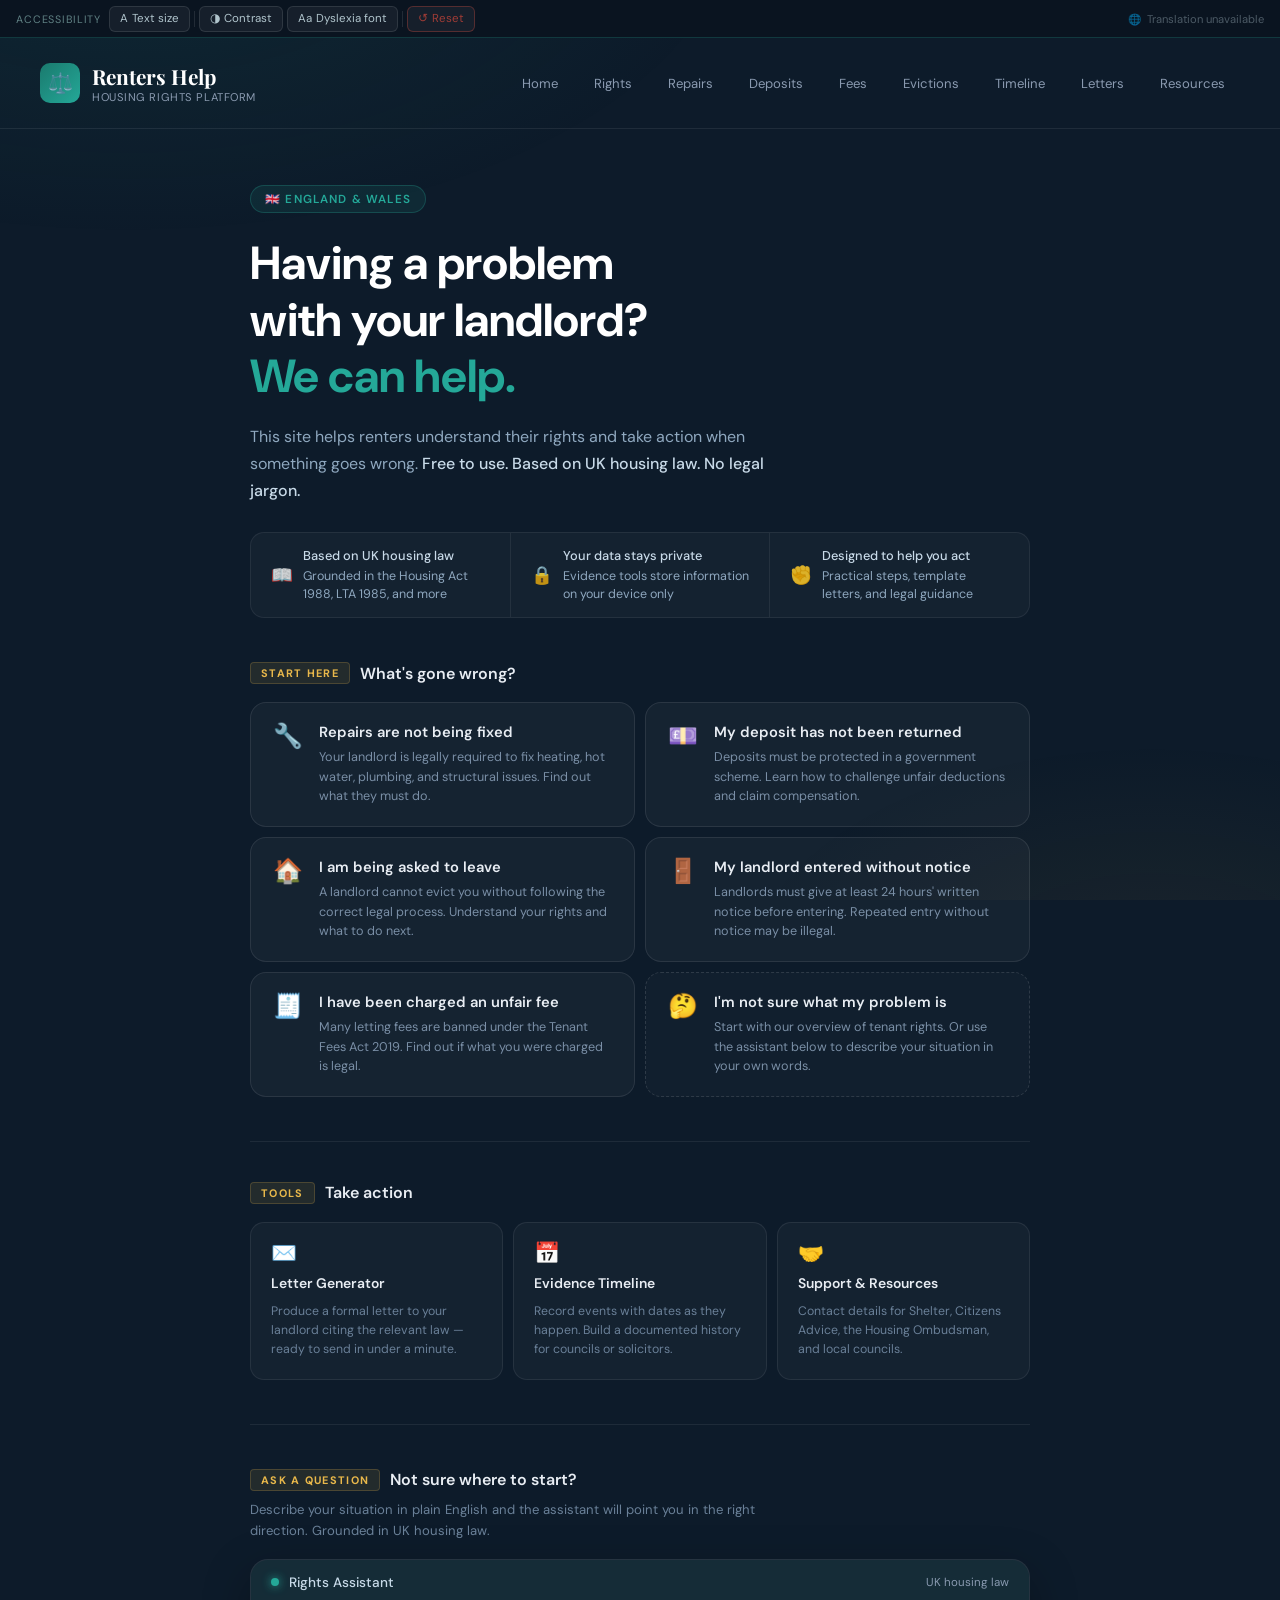
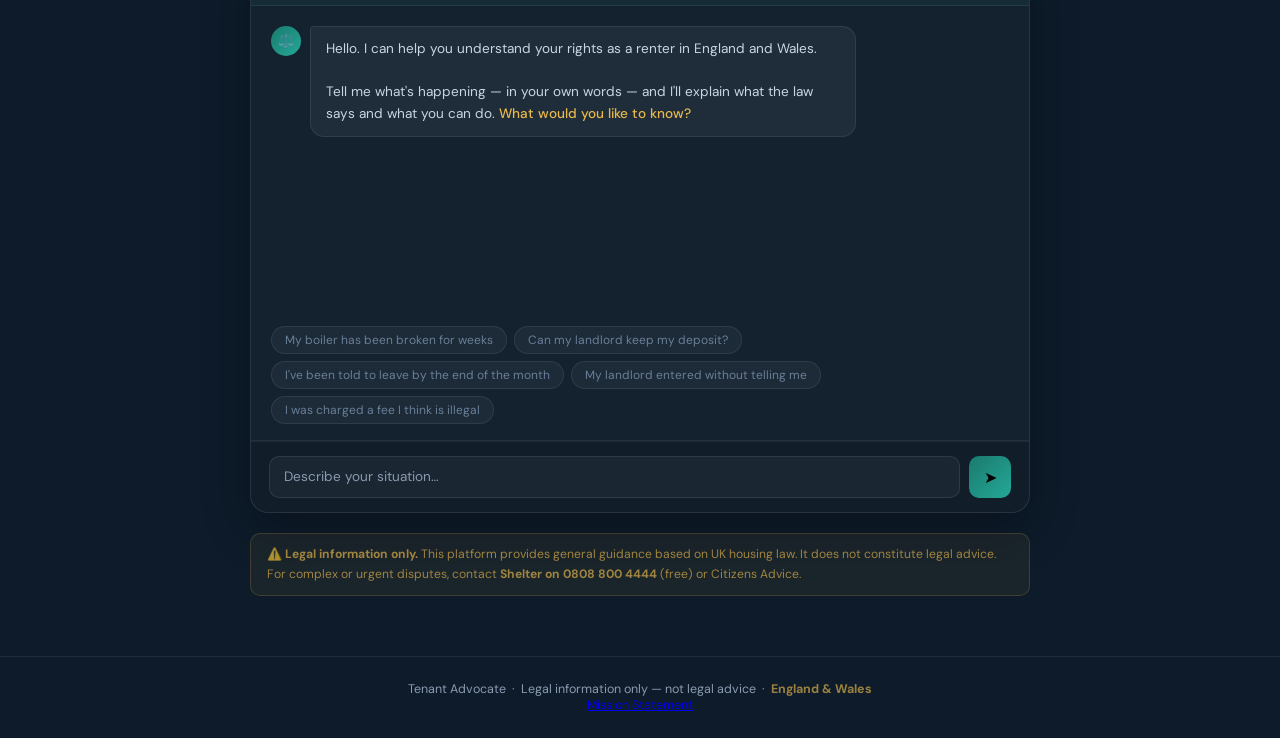
<file: index.html>
<!DOCTYPE html>
<html lang="en">
<head>
<meta charset="UTF-8">
<meta name="viewport" content="width=device-width, initial-scale=1.0">
<title>Renters Help – Housing Rights for Renters in England</title>
<link rel="stylesheet" href="styles.css">
<link rel="stylesheet" href="accessibility.css">
<style>

/* ══════════════════════════════════════════
   HOMEPAGE — GUIDANCE-FIRST LAYOUT
   ══════════════════════════════════════════ */

/* ── Hero: purpose statement ── */
.home-hero {
  position: relative; z-index: 1;
  max-width: 860px;
  margin: 56px auto 0;
  padding: 0 40px;
  text-align: left;
}

.home-hero .purpose-tag {
  display: inline-flex;
  align-items: center;
  gap: 7px;
  font-size: 0.73rem;
  font-weight: 600;
  text-transform: uppercase;
  letter-spacing: 0.1em;
  color: var(--teal-light);
  background: rgba(42,174,156,0.1);
  border: 1px solid rgba(42,174,156,0.25);
  border-radius: 20px;
  padding: 5px 14px;
  margin-bottom: 22px;
}

.home-hero h2 {
  font-size: clamp(1.9rem, 4.5vw, 2.9rem);
  font-weight: 700;
  line-height: 1.22;
  color: #fff;
  margin-bottom: 18px;
  max-width: 680px;
}

.home-hero h2 em {
  font-style: normal;
  color: var(--teal-light);
}

.home-hero .purpose-line {
  font-size: 1rem;
  color: #8fa8bf;
  line-height: 1.7;
  max-width: 560px;
  margin-bottom: 0;
}

.home-hero .purpose-line strong {
  color: #c8dae8;
  font-weight: 500;
}

/* ── Trust bar ── */
.trust-bar {
  position: relative; z-index: 1;
  max-width: 860px;
  margin: 28px auto 0;
  padding: 0 40px;
}

.trust-bar-inner {
  display: flex;
  align-items: center;
  gap: 0;
  background: rgba(255,255,255,0.03);
  border: 1px solid rgba(255,255,255,0.07);
  border-radius: 14px;
  overflow: hidden;
}

.trust-item {
  flex: 1;
  display: flex;
  align-items: center;
  gap: 10px;
  padding: 14px 20px;
  border-right: 1px solid rgba(255,255,255,0.07);
}
.trust-item:last-child { border-right: none; }

.trust-icon {
  font-size: 1.1rem;
  flex-shrink: 0;
  opacity: 0.85;
}
.trust-text {
  font-size: 0.78rem;
  color: #8fa8bf;
  line-height: 1.45;
}
.trust-text strong {
  display: block;
  font-size: 0.8rem;
  color: #c8dae8;
  font-weight: 500;
  margin-bottom: 1px;
}

/* ── START HERE section ── */
.start-here {
  position: relative; z-index: 1;
  max-width: 860px;
  margin: 44px auto 0;
  padding: 0 40px;
}

.section-label {
  display: flex;
  align-items: center;
  gap: 10px;
  margin-bottom: 18px;
}
.section-label-tag {
  font-size: 0.68rem;
  font-weight: 700;
  text-transform: uppercase;
  letter-spacing: 0.12em;
  color: var(--gold);
  background: rgba(232,184,75,0.1);
  border: 1px solid rgba(232,184,75,0.2);
  border-radius: 4px;
  padding: 3px 10px;
}
.section-label h3 {
  font-size: 1rem;
  font-weight: 600;
  color: #e8edf3;
  margin: 0;
}

/* Problem pathway cards */
.pathway-grid {
  display: grid;
  grid-template-columns: 1fr 1fr;
  gap: 10px;
}

.pathway-card {
  display: flex;
  align-items: flex-start;
  gap: 16px;
  padding: 20px 22px;
  background: rgba(255,255,255,0.035);
  border: 1px solid rgba(255,255,255,0.09);
  border-radius: 16px;
  text-decoration: none;
  color: inherit;
  transition: all 0.22s;
  position: relative;
  overflow: hidden;
}

.pathway-card::before {
  content: '';
  position: absolute;
  left: 0; top: 0; bottom: 0;
  width: 3px;
  background: var(--teal-light);
  opacity: 0;
  transition: opacity 0.2s;
}

.pathway-card:hover {
  background: rgba(42,174,156,0.08);
  border-color: rgba(42,174,156,0.3);
  transform: translateY(-1px);
  box-shadow: 0 8px 28px rgba(0,0,0,0.25);
}
.pathway-card:hover::before { opacity: 1; }

/* Unsure card — slightly different treatment */
.pathway-card.unsure {
  border-style: dashed;
  border-color: rgba(255,255,255,0.12);
  background: rgba(255,255,255,0.02);
}
.pathway-card.unsure:hover {
  border-style: solid;
  border-color: rgba(232,184,75,0.35);
  background: rgba(232,184,75,0.06);
}
.pathway-card.unsure::before { background: var(--gold); }

.pathway-icon {
  font-size: 1.5rem;
  flex-shrink: 0;
  margin-top: 1px;
  line-height: 1;
}

.pathway-text { flex: 1; }

.pathway-title {
  font-size: 0.92rem;
  font-weight: 600;
  color: #e8edf3;
  line-height: 1.3;
  margin-bottom: 5px;
  display: flex;
  align-items: center;
  justify-content: space-between;
  gap: 8px;
}

.pathway-arrow {
  font-size: 0.8rem;
  color: var(--teal-light);
  opacity: 0;
  transition: opacity 0.2s, transform 0.2s;
  flex-shrink: 0;
}
.pathway-card:hover .pathway-arrow { opacity: 1; transform: translateX(3px); }
.pathway-card.unsure:hover .pathway-arrow { color: var(--gold); }

.pathway-desc {
  font-size: 0.79rem;
  color: #7a8fa6;
  line-height: 1.55;
}

/* ── DIVIDER ── */
.home-divider {
  position: relative; z-index: 1;
  max-width: 860px;
  margin: 44px auto 0;
  padding: 0 40px;
}
.home-divider hr {
  border: none;
  border-top: 1px solid rgba(255,255,255,0.07);
}

/* ── TOOLS section ── */
.tools-section {
  position: relative; z-index: 1;
  max-width: 860px;
  margin: 40px auto 0;
  padding: 0 40px;
}

.tools-grid {
  display: grid;
  grid-template-columns: repeat(3, 1fr);
  gap: 10px;
}

.tool-card {
  display: flex;
  flex-direction: column;
  padding: 20px;
  background: rgba(255,255,255,0.03);
  border: 1px solid rgba(255,255,255,0.08);
  border-radius: 14px;
  text-decoration: none;
  color: inherit;
  transition: all 0.22s;
  gap: 10px;
}
.tool-card:hover {
  background: rgba(255,255,255,0.055);
  border-color: rgba(255,255,255,0.14);
  transform: translateY(-1px);
}

.tool-card-icon {
  font-size: 1.3rem;
  line-height: 1;
}
.tool-card h4 {
  font-size: 0.87rem;
  font-weight: 600;
  color: #e8edf3;
  margin: 0;
}
.tool-card p {
  font-size: 0.77rem;
  color: #6a8098;
  line-height: 1.55;
  margin: 0;
}

/* ── AI CHAT section (secondary) ── */
.chat-section {
  position: relative; z-index: 1;
  max-width: 860px;
  margin: 44px auto 0;
  padding: 0 40px;
}

.chat-intro {
  margin-bottom: 18px;
}
.chat-intro p {
  font-size: 0.82rem;
  color: #6a8098;
  margin-top: 6px;
  line-height: 1.6;
}

/* Chat card — retained from original, slightly toned down */
.chat-card {
  background: rgba(255,255,255,0.03);
  border: 1px solid rgba(255,255,255,0.08);
  border-radius: 18px;
  overflow: hidden;
  box-shadow: 0 16px 48px rgba(0,0,0,0.3);
}
.chat-header {
  background: rgba(26,122,110,0.12);
  border-bottom: 1px solid rgba(255,255,255,0.07);
  padding: 14px 20px;
  display: flex; align-items: center; gap: 10px;
}
.chat-header-dot {
  width: 8px; height: 8px;
  background: var(--teal-light); border-radius: 50%;
  box-shadow: 0 0 10px var(--teal-light);
  animation: pulse 2s infinite;
}
@keyframes pulse { 0%,100%{opacity:1} 50%{opacity:0.35} }
.chat-header h3 { font-size: 0.85rem; font-weight: 500; color: #c8dae8; }
.chat-header span { font-size: 0.72rem; color: var(--muted); margin-left: auto; }

.chat-messages {
  height: 320px; overflow-y: auto; padding: 20px;
  display: flex; flex-direction: column; gap: 14px;
  scroll-behavior: smooth;
}
.chat-messages::-webkit-scrollbar { width: 3px; }
.chat-messages::-webkit-scrollbar-thumb { background: rgba(255,255,255,0.08); border-radius: 2px; }

.msg { display: flex; gap: 9px; animation: fadeUp 0.3s ease; }
@keyframes fadeUp { from{opacity:0;transform:translateY(6px)} to{opacity:1;transform:none} }
.msg.user { flex-direction: row-reverse; }
.msg-avatar {
  width: 30px; height: 30px; border-radius: 50%; flex-shrink: 0;
  display: flex; align-items: center; justify-content: center; font-size: 13px;
}
.msg.assistant .msg-avatar { background: linear-gradient(135deg, var(--teal), var(--teal-light)); }
.msg.user .msg-avatar {
  background: rgba(232,184,75,0.15); border: 1px solid rgba(232,184,75,0.25);
  color: var(--gold); font-size: 11px;
}
.msg-bubble {
  max-width: 74%; padding: 11px 15px; border-radius: 14px;
  font-size: 0.85rem; line-height: 1.6;
}
.msg.assistant .msg-bubble {
  background: rgba(255,255,255,0.05); border: 1px solid rgba(255,255,255,0.08);
  border-top-left-radius: 4px; color: #c8d6e4;
}
.msg.user .msg-bubble {
  background: rgba(26,122,110,0.22); border: 1px solid rgba(26,122,110,0.28);
  border-top-right-radius: 4px; color: #e8edf3;
}
.msg-bubble strong { color: var(--gold); font-weight: 500; }
.msg-bubble a { color: var(--teal-light); }

.typing-indicator { display: flex; gap: 4px; align-items: center; padding: 12px 14px; }
.typing-indicator span {
  width: 6px; height: 6px; background: var(--muted); border-radius: 50%;
  animation: bounce 1.2s infinite;
}
.typing-indicator span:nth-child(2){animation-delay:.2s}
.typing-indicator span:nth-child(3){animation-delay:.4s}
@keyframes bounce{0%,60%,100%{transform:none}30%{transform:translateY(-5px)}}

.chips {
  padding: 0 20px 16px; display: flex; flex-wrap: wrap; gap: 7px;
  border-bottom: 1px solid rgba(255,255,255,0.06);
}
.chip {
  background: rgba(255,255,255,0.04); border: 1px solid rgba(255,255,255,0.08);
  color: #6a8098; font-size: 0.75rem; padding: 5px 13px;
  border-radius: 20px; cursor: pointer; transition: all 0.18s;
  font-family: 'DM Sans', sans-serif;
}
.chip:hover { background: rgba(42,174,156,0.12); border-color: rgba(42,174,156,0.3); color: var(--teal-light); }

.chat-input-row {
  border-top: 1px solid rgba(255,255,255,0.06); padding: 14px 18px;
  display: flex; gap: 9px; align-items: flex-end;
  background: rgba(0,0,0,0.12);
}
.chat-input-row textarea {
  flex: 1; background: rgba(255,255,255,0.04); border: 1px solid rgba(255,255,255,0.09);
  border-radius: 10px; color: #e8edf3;
  font-family: 'DM Sans', sans-serif; font-size: 0.85rem;
  padding: 10px 14px; resize: none; min-height: 42px; max-height: 110px;
  outline: none; transition: border-color 0.2s; line-height: 1.5;
}
.chat-input-row textarea:focus { border-color: rgba(42,174,156,0.45); }
.chat-input-row textarea::placeholder { color: var(--muted); }

.send-btn {
  width: 42px; height: 42px;
  background: linear-gradient(135deg, var(--teal), var(--teal-light));
  border: none; border-radius: 10px; cursor: pointer; font-size: 16px;
  display: flex; align-items: center; justify-content: center; flex-shrink: 0;
  transition: opacity 0.2s, transform 0.15s;
}
.send-btn:hover { opacity: 0.88; transform: scale(1.04); }
.send-btn:disabled { opacity: 0.35; cursor: default; transform: none; }

/* ── Disclaimer ── */
.home-disclaimer {
  position: relative; z-index: 1;
  max-width: 860px;
  margin: 20px auto 0;
  padding: 0 40px;
}
.home-disclaimer p {
  background: rgba(232,184,75,0.06);
  border: 1px solid rgba(232,184,75,0.18);
  border-radius: 10px;
  padding: 11px 16px;
  font-size: 0.76rem;
  color: rgba(232,184,75,0.65);
  line-height: 1.6;
}

/* ── Footer spacing ── */
footer { margin-top: 60px; }
footer strong { color: rgba(232,184,75,0.65); }

/* ══════════════════════════════════════════
   HIGH CONTRAST OVERRIDES
   ══════════════════════════════════════════ */

html.high-contrast .pathway-card {
  border: 2px solid #ffffff;
  background: #0a0a0a;
}
html.high-contrast .pathway-card:hover {
  background: #001a17;
  border-color: #00ffdd;
}
html.high-contrast .pathway-card::before { background: #00ffdd; }
html.high-contrast .pathway-title { color: #ffffff; }
html.high-contrast .pathway-desc  { color: #cccccc; }
html.high-contrast .trust-bar-inner { border: 2px solid rgba(255,255,255,0.25); }
html.high-contrast .trust-item { border-right-color: rgba(255,255,255,0.25); }
html.high-contrast .tool-card { border: 2px solid rgba(255,255,255,0.3); background: #0a0a0a; }
html.high-contrast .tool-card:hover { border-color: #00ffdd; }
html.high-contrast .tool-card h4 { color: #ffffff; }
html.high-contrast .tool-card p  { color: #cccccc; }

/* ══════════════════════════════════════════
   RESPONSIVE
   ══════════════════════════════════════════ */

@media (max-width: 700px) {
  .home-hero, .trust-bar, .start-here,
  .home-divider, .tools-section, .chat-section,
  .home-disclaimer { padding: 0 20px; }

  .home-hero { margin-top: 32px; }
  .home-hero h2 { font-size: 1.75rem; }
  .home-hero .purpose-line { font-size: 0.9rem; }

  .pathway-grid { grid-template-columns: 1fr; }
  .tools-grid   { grid-template-columns: 1fr 1fr; }
  .trust-bar-inner { flex-direction: column; }
  .trust-item { border-right: none; border-bottom: 1px solid rgba(255,255,255,0.07); }
  .trust-item:last-child { border-bottom: none; }
}

@media (max-width: 440px) {
  .tools-grid { grid-template-columns: 1fr; }
}

</style>
</head>
<body>

<header>
  <div class="logo">
    <div class="logo-icon">⚖️</div>
    <div>
      <h1>Renters Help</h1>
      <p>Housing Rights Platform</p>
    </div>
  </div>
  <nav>
    <a href="index.html">Home</a>
    <a href="pages/know-your-rights.html">Rights</a>
    <a href="pages/repairs.html">Repairs</a>
    <a href="pages/deposits.html">Deposits</a>
    <a href="pages/fees.html">Fees</a>
    <a href="pages/evictions.html">Evictions</a>
    <a href="pages/timeline-tool.html">Timeline</a>
    <a href="pages/letters.html">Letters</a>
    <a href="pages/resources.html">Resources</a>
  </nav>
</header>


<!-- ══════════════════════════════════════════
     1. HERO — WHAT THIS SITE IS
     ══════════════════════════════════════════ -->

<div class="home-hero">
  <div class="purpose-tag">🇬🇧 England &amp; Wales</div>
  <h2>Having a problem<br>with your landlord?<br><em>We can help.</em></h2>
  <p class="purpose-line">
    This site helps renters understand their rights and take action when something goes wrong.
    <strong>Free to use. Based on UK housing law. No legal jargon.</strong>
  </p>
</div>


<!-- ══════════════════════════════════════════
     2. TRUST BAR
     ══════════════════════════════════════════ -->

<div class="trust-bar">
  <div class="trust-bar-inner">
    <div class="trust-item">
      <span class="trust-icon">📖</span>
      <div class="trust-text">
        <strong>Based on UK housing law</strong>
        Grounded in the Housing Act 1988, LTA 1985, and more
      </div>
    </div>
    <div class="trust-item">
      <span class="trust-icon">🔒</span>
      <div class="trust-text">
        <strong>Your data stays private</strong>
        Evidence tools store information on your device only
      </div>
    </div>
    <div class="trust-item">
      <span class="trust-icon">✊</span>
      <div class="trust-text">
        <strong>Designed to help you act</strong>
        Practical steps, template letters, and legal guidance
      </div>
    </div>
  </div>
</div>


<!-- ══════════════════════════════════════════
     3. START HERE — PRIMARY PATHWAY
     ══════════════════════════════════════════ -->

<div class="start-here">

  <div class="section-label">
    <span class="section-label-tag">Start here</span>
    <h3>What's gone wrong?</h3>
  </div>

  <div class="pathway-grid">

    <a class="pathway-card" href="pages/repairs.html">
      <span class="pathway-icon">🔧</span>
      <div class="pathway-text">
        <div class="pathway-title">
          Repairs are not being fixed
          <span class="pathway-arrow">→</span>
        </div>
        <p class="pathway-desc">Your landlord is legally required to fix heating, hot water, plumbing, and structural issues. Find out what they must do.</p>
      </div>
    </a>

    <a class="pathway-card" href="pages/deposits.html">
      <span class="pathway-icon">💷</span>
      <div class="pathway-text">
        <div class="pathway-title">
          My deposit has not been returned
          <span class="pathway-arrow">→</span>
        </div>
        <p class="pathway-desc">Deposits must be protected in a government scheme. Learn how to challenge unfair deductions and claim compensation.</p>
      </div>
    </a>

    <a class="pathway-card" href="pages/evictions.html">
      <span class="pathway-icon">🏠</span>
      <div class="pathway-text">
        <div class="pathway-title">
          I am being asked to leave
          <span class="pathway-arrow">→</span>
        </div>
        <p class="pathway-desc">A landlord cannot evict you without following the correct legal process. Understand your rights and what to do next.</p>
      </div>
    </a>

    <a class="pathway-card" href="pages/know-your-rights.html">
      <span class="pathway-icon">🚪</span>
      <div class="pathway-text">
        <div class="pathway-title">
          My landlord entered without notice
          <span class="pathway-arrow">→</span>
        </div>
        <p class="pathway-desc">Landlords must give at least 24 hours' written notice before entering. Repeated entry without notice may be illegal.</p>
      </div>
    </a>

    <a class="pathway-card" href="pages/fees.html">
      <span class="pathway-icon">🧾</span>
      <div class="pathway-text">
        <div class="pathway-title">
          I have been charged an unfair fee
          <span class="pathway-arrow">→</span>
        </div>
        <p class="pathway-desc">Many letting fees are banned under the Tenant Fees Act 2019. Find out if what you were charged is legal.</p>
      </div>
    </a>

    <a class="pathway-card unsure" href="pages/know-your-rights.html">
      <span class="pathway-icon">🤔</span>
      <div class="pathway-text">
        <div class="pathway-title">
          I'm not sure what my problem is
          <span class="pathway-arrow">→</span>
        </div>
        <p class="pathway-desc">Start with our overview of tenant rights. Or use the assistant below to describe your situation in your own words.</p>
      </div>
    </a>

  </div>
</div>


<!-- ══════════════════════════════════════════
     4. TOOLS — SECONDARY
     ══════════════════════════════════════════ -->

<div class="home-divider"><hr></div>

<div class="tools-section">

  <div class="section-label">
    <span class="section-label-tag">Tools</span>
    <h3>Take action</h3>
  </div>

  <div class="tools-grid">

    <a class="tool-card" href="pages/letters.html">
      <div class="tool-card-icon">✉️</div>
      <h4>Letter Generator</h4>
      <p>Produce a formal letter to your landlord citing the relevant law — ready to send in under a minute.</p>
    </a>

    <a class="tool-card" href="pages/timeline-tool.html">
      <div class="tool-card-icon">📅</div>
      <h4>Evidence Timeline</h4>
      <p>Record events with dates as they happen. Build a documented history for councils or solicitors.</p>
    </a>

    <a class="tool-card" href="pages/resources.html">
      <div class="tool-card-icon">🤝</div>
      <h4>Support &amp; Resources</h4>
      <p>Contact details for Shelter, Citizens Advice, the Housing Ombudsman, and local councils.</p>
    </a>

  </div>
</div>


<!-- ══════════════════════════════════════════
     5. AI ASSISTANT — OPTIONAL, SECONDARY
     ══════════════════════════════════════════ -->

<div class="home-divider"><hr></div>

<div class="chat-section">

  <div class="section-label chat-intro">
    <span class="section-label-tag">Ask a question</span>
    <h3>Not sure where to start?</h3>
  </div>
  <p style="font-size:0.82rem;color:#6a8098;line-height:1.6;margin:-10px 0 18px;max-width:560px;">
    Describe your situation in plain English and the assistant will point you in the right direction. Grounded in UK housing law.
  </p>

  <div class="chat-card">
    <div class="chat-header">
      <div class="chat-header-dot"></div>
      <h3>Rights Assistant</h3>
      <span>UK housing law</span>
    </div>

    <div class="chat-messages" id="chatMessages">
      <div class="msg assistant">
        <div class="msg-avatar">⚖️</div>
        <div class="msg-bubble">
          Hello. I can help you understand your rights as a renter in England and Wales.<br><br>
          Tell me what's happening — in your own words — and I'll explain what the law says and what you can do. <strong>What would you like to know?</strong>
        </div>
      </div>
    </div>

    <div class="chips" id="suggestionChips">
      <button class="chip" onclick="sendChip(this)">My boiler has been broken for weeks</button>
      <button class="chip" onclick="sendChip(this)">Can my landlord keep my deposit?</button>
      <button class="chip" onclick="sendChip(this)">I've been told to leave by the end of the month</button>
      <button class="chip" onclick="sendChip(this)">My landlord entered without telling me</button>
      <button class="chip" onclick="sendChip(this)">I was charged a fee I think is illegal</button>
    </div>

    <div class="chat-input-row">
      <textarea id="chatInput"
        placeholder="Describe your situation…" rows="1"
        onkeydown="if(event.key==='Enter'&&!event.shiftKey){event.preventDefault();sendMessage()}"
        oninput="autoResize(this)"></textarea>
      <button class="send-btn" id="sendBtn" onclick="sendMessage()" aria-label="Send message">➤</button>
    </div>
  </div>

</div>


<!-- ══════════════════════════════════════════
     DISCLAIMER
     ══════════════════════════════════════════ -->

<div class="home-disclaimer">
  <p>⚠️ <strong>Legal information only.</strong> This platform provides general guidance based on UK housing law. It does not constitute legal advice. For complex or urgent disputes, contact <strong>Shelter on 0808 800 4444</strong> (free) or Citizens Advice.</p>
</div>


<footer>
  <p>Tenant Advocate &nbsp;·&nbsp; Legal information only — not legal advice &nbsp;·&nbsp; <strong>England &amp; Wales</strong></p> <a href="Statement.pdf">Mission Statement</a>
</footer>


<script>
const SYSTEM_PROMPT = `You are a knowledgeable tenant rights assistant specialising in English and Welsh housing law. You help tenants understand their rights in clear, plain English.

When answering:
- Always cite relevant legislation (e.g. Housing Act 1988, Landlord and Tenant Act 1985 s.11, Tenant Fees Act 2019, Housing Act 2004, Protection from Eviction Act 1977)
- Be concise but thorough — use short paragraphs, not walls of text
- Use **bold** for key legal terms or acts
- If a situation is urgent or serious (e.g. illegal eviction, no heat in winter), flag it clearly and recommend seeking immediate help from Shelter (0808 800 4444) or Citizens Advice
- Always remind the user at the end that this is legal information, not legal advice, if the query is complex
- Do not help with anything unrelated to housing/tenancy law
- Format responses to be readable in a chat interface`;

let conversationHistory = [];

async function sendMessage() {
  const input = document.getElementById('chatInput');
  const text = input.value.trim();
  if (!text) return;

  appendMessage('user', escHtml(text));
  input.value = '';
  input.style.height = 'auto';
  document.getElementById('suggestionChips').style.display = 'none';

  const sendBtn = document.getElementById('sendBtn');
  sendBtn.disabled = true;
  const typingId = showTyping();
  conversationHistory.push({ role: 'user', content: text });

  try {
    const response = await fetch('https://api.anthropic.com/v1/messages', {
      method: 'POST',
      headers: { 'Content-Type': 'application/json' },
      body: JSON.stringify({
        model: 'claude-sonnet-4-20250514',
        max_tokens: 1000,
        system: SYSTEM_PROMPT,
        messages: conversationHistory
      })
    });

    const data = await response.json();
    removeTyping(typingId);
    const reply = data.content?.map(b => b.text || '').join('') || 'Sorry, I could not get a response. Please try again.';
    conversationHistory.push({ role: 'assistant', content: reply });
    appendMessage('assistant', formatText(reply));
  } catch (err) {
    removeTyping(typingId);
    appendMessage('assistant', 'I\'m having trouble connecting. Please check your connection and try again.');
  }

  sendBtn.disabled = false;
}

function sendChip(btn) {
  document.getElementById('chatInput').value = btn.textContent;
  sendMessage();
}

function appendMessage(role, html) {
  const msgs = document.getElementById('chatMessages');
  const div = document.createElement('div');
  div.className = `msg ${role}`;
  div.innerHTML = `
    <div class="msg-avatar">${role === 'assistant' ? '⚖️' : '👤'}</div>
    <div class="msg-bubble">${html}</div>
  `;
  msgs.appendChild(div);
  msgs.scrollTop = msgs.scrollHeight;
}

function showTyping() {
  const msgs = document.getElementById('chatMessages');
  const id = 'typing-' + Date.now();
  const div = document.createElement('div');
  div.className = 'msg assistant';
  div.id = id;
  div.innerHTML = `
    <div class="msg-avatar">⚖️</div>
    <div class="msg-bubble">
      <div class="typing-indicator"><span></span><span></span><span></span></div>
    </div>
  `;
  msgs.appendChild(div);
  msgs.scrollTop = msgs.scrollHeight;
  return id;
}

function removeTyping(id) {
  const el = document.getElementById(id);
  if (el) el.remove();
}

function formatText(text) {
  return text
    .replace(/&/g,'&amp;').replace(/</g,'&lt;').replace(/>/g,'&gt;')
    .replace(/\*\*(.+?)\*\*/g, '<strong>$1</strong>')
    .replace(/\n\n/g, '</p><p>')
    .replace(/\n/g, '<br>')
    .replace(/^(.+)$/, '<p>$1</p>');
}

function escHtml(str) {
  return str.replace(/&/g,'&amp;').replace(/</g,'&lt;').replace(/>/g,'&gt;');
}

function autoResize(el) {
  el.style.height = 'auto';
  el.style.height = Math.min(el.scrollHeight, 110) + 'px';
}
</script>

<script src="accessibility.js"></script>
</body>
</html>
</file>
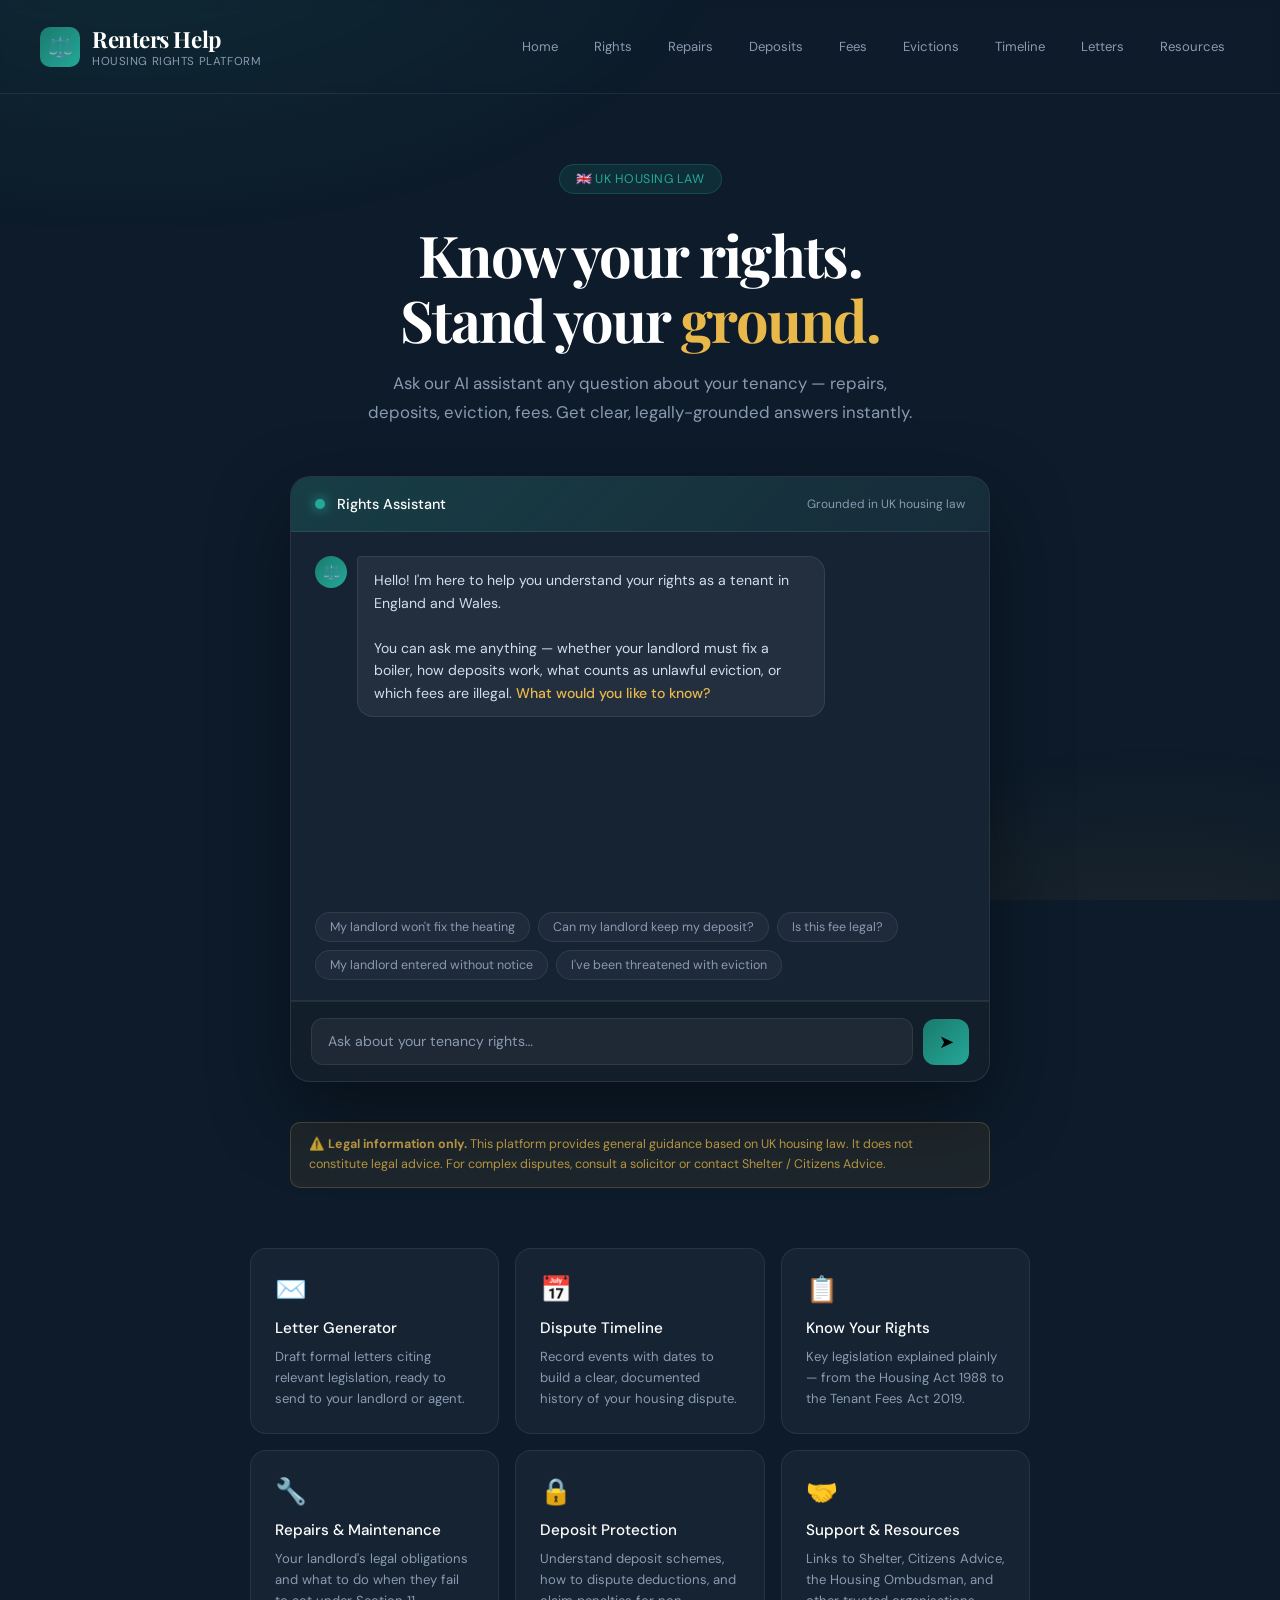
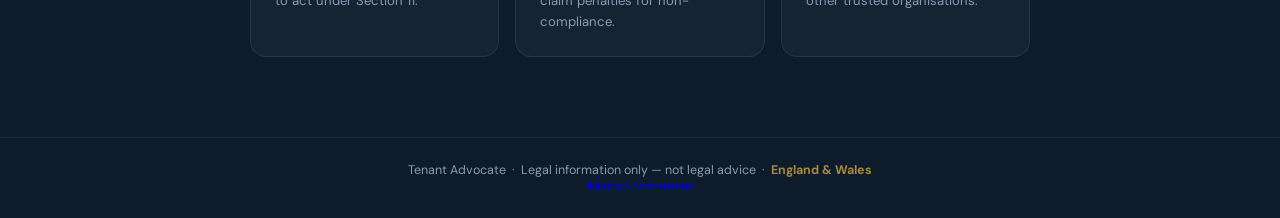
<file: home.html>
<!DOCTYPE html>
<html lang="en">
<head>
<meta charset="UTF-8">
<meta name="viewport" content="width=device-width, initial-scale=1.0">
<title>Renters Help – Know Your Rights</title>
<link rel="preconnect" href="https://fonts.googleapis.com">
<link href="https://fonts.googleapis.com/css2?family=Playfair+Display:wght@600;700&family=DM+Sans:wght@300;400;500&display=swap" rel="stylesheet">
<style>
:root {
  --navy: #0d1b2a;
  --teal: #1a7a6e;
  --teal-light: #24a898;
  --gold: #e8b84b;
  --cream: #f8f4ec;
  --muted: #8a9ab0;
  --card-bg: #162333;
  --border: rgba(255,255,255,0.08);
}

*, *::before, *::after { box-sizing: border-box; margin: 0; padding: 0; }

body {
  font-family: 'DM Sans', sans-serif;
  background: var(--navy);
  color: #e8edf3;
  min-height: 100vh;
  overflow-x: hidden;
}

/* ─── BACKGROUND TEXTURE ─── */
body::before {
  content: '';
  position: fixed;
  inset: 0;
  background:
    radial-gradient(ellipse 80% 60% at 10% -10%, rgba(26,122,110,0.18) 0%, transparent 60%),
    radial-gradient(ellipse 60% 50% at 90% 110%, rgba(232,184,75,0.08) 0%, transparent 55%);
  pointer-events: none;
  z-index: 0;
}

/* ─── HEADER ─── */
header {
  position: relative;
  z-index: 10;
  padding: 24px 40px;
  display: flex;
  align-items: center;
  justify-content: space-between;
  border-bottom: 1px solid var(--border);
  backdrop-filter: blur(4px);
}

.logo {
  display: flex;
  align-items: center;
  gap: 12px;
}

.logo-icon {
  width: 40px; height: 40px;
  background: linear-gradient(135deg, var(--teal), var(--teal-light));
  border-radius: 10px;
  display: flex; align-items: center; justify-content: center;
  font-size: 20px;
}

.logo h1 {
  font-family: 'Playfair Display', serif;
  font-size: 1.4rem;
  color: #fff;
  letter-spacing: -0.02em;
}

.logo p {
  font-size: 0.72rem;
  color: var(--muted);
  letter-spacing: 0.05em;
  text-transform: uppercase;
}

nav {
  display: flex;
  gap: 6px;
  flex-wrap: wrap;
}

nav a {
  color: var(--muted);
  text-decoration: none;
  font-size: 0.82rem;
  padding: 6px 14px;
  border-radius: 20px;
  transition: all 0.2s;
  border: 1px solid transparent;
}

nav a:hover {
  color: #fff;
  border-color: var(--border);
  background: rgba(255,255,255,0.05);
}

/* ─── HERO ─── */
.hero {
  position: relative;
  z-index: 1;
  max-width: 860px;
  margin: 70px auto 0;
  padding: 0 40px;
  text-align: center;
}

.hero-badge {
  display: inline-flex;
  align-items: center;
  gap: 8px;
  background: rgba(26,122,110,0.2);
  border: 1px solid rgba(26,122,110,0.4);
  color: var(--teal-light);
  font-size: 0.78rem;
  padding: 6px 16px;
  border-radius: 20px;
  margin-bottom: 28px;
  letter-spacing: 0.04em;
  text-transform: uppercase;
}

.hero h2 {
  font-family: 'Playfair Display', serif;
  font-size: clamp(2.4rem, 5vw, 3.6rem);
  line-height: 1.12;
  letter-spacing: -0.03em;
  margin-bottom: 18px;
  color: #fff;
}

.hero h2 em {
  font-style: normal;
  color: var(--gold);
}

.hero p {
  font-size: 1.05rem;
  color: var(--muted);
  line-height: 1.7;
  max-width: 560px;
  margin: 0 auto 50px;
}

/* ─── AI CHAT WIDGET ─── */
.chat-container {
  position: relative;
  z-index: 1;
  max-width: 780px;
  margin: 0 auto 80px;
  padding: 0 40px;
}

.chat-card {
  background: var(--card-bg);
  border: 1px solid var(--border);
  border-radius: 20px;
  overflow: hidden;
  box-shadow: 0 30px 80px rgba(0,0,0,0.4);
}

.chat-header {
  background: linear-gradient(135deg, rgba(26,122,110,0.3), rgba(26,122,110,0.1));
  border-bottom: 1px solid var(--border);
  padding: 18px 24px;
  display: flex;
  align-items: center;
  gap: 12px;
}

.chat-header-dot {
  width: 10px; height: 10px;
  background: var(--teal-light);
  border-radius: 50%;
  box-shadow: 0 0 12px var(--teal-light);
  animation: pulse 2s infinite;
}

@keyframes pulse {
  0%, 100% { opacity: 1; }
  50% { opacity: 0.4; }
}

.chat-header h3 {
  font-size: 0.9rem;
  font-weight: 500;
  color: #fff;
}

.chat-header span {
  font-size: 0.75rem;
  color: var(--muted);
  margin-left: auto;
}

.chat-messages {
  height: 380px;
  overflow-y: auto;
  padding: 24px;
  display: flex;
  flex-direction: column;
  gap: 16px;
  scroll-behavior: smooth;
}

.chat-messages::-webkit-scrollbar { width: 4px; }
.chat-messages::-webkit-scrollbar-track { background: transparent; }
.chat-messages::-webkit-scrollbar-thumb { background: var(--border); border-radius: 2px; }

.msg {
  display: flex;
  gap: 10px;
  animation: fadeUp 0.3s ease;
}

@keyframes fadeUp {
  from { opacity: 0; transform: translateY(8px); }
  to { opacity: 1; transform: translateY(0); }
}

.msg.user { flex-direction: row-reverse; }

.msg-avatar {
  width: 32px; height: 32px;
  border-radius: 50%;
  flex-shrink: 0;
  display: flex; align-items: center; justify-content: center;
  font-size: 14px;
}

.msg.assistant .msg-avatar {
  background: linear-gradient(135deg, var(--teal), var(--teal-light));
}

.msg.user .msg-avatar {
  background: rgba(232,184,75,0.2);
  border: 1px solid rgba(232,184,75,0.3);
  color: var(--gold);
  font-size: 12px;
}

.msg-bubble {
  max-width: 72%;
  padding: 12px 16px;
  border-radius: 16px;
  font-size: 0.88rem;
  line-height: 1.6;
}

.msg.assistant .msg-bubble {
  background: rgba(255,255,255,0.06);
  border: 1px solid var(--border);
  border-top-left-radius: 4px;
  color: #d4dde8;
}

.msg.user .msg-bubble {
  background: rgba(26,122,110,0.25);
  border: 1px solid rgba(26,122,110,0.3);
  border-top-right-radius: 4px;
  color: #e8edf3;
}

.msg-bubble strong { color: var(--gold); font-weight: 500; }
.msg-bubble a { color: var(--teal-light); }

.typing-indicator {
  display: flex;
  gap: 5px;
  align-items: center;
  padding: 14px 16px;
}

.typing-indicator span {
  width: 7px; height: 7px;
  background: var(--muted);
  border-radius: 50%;
  animation: bounce 1.2s infinite;
}

.typing-indicator span:nth-child(2) { animation-delay: 0.2s; }
.typing-indicator span:nth-child(3) { animation-delay: 0.4s; }

@keyframes bounce {
  0%, 60%, 100% { transform: translateY(0); }
  30% { transform: translateY(-6px); }
}

.chat-input-row {
  border-top: 1px solid var(--border);
  padding: 16px 20px;
  display: flex;
  gap: 10px;
  align-items: flex-end;
  background: rgba(0,0,0,0.15);
}

.chat-input-row textarea {
  flex: 1;
  background: rgba(255,255,255,0.05);
  border: 1px solid var(--border);
  border-radius: 12px;
  color: #e8edf3;
  font-family: 'DM Sans', sans-serif;
  font-size: 0.88rem;
  padding: 12px 16px;
  resize: none;
  min-height: 46px;
  max-height: 120px;
  outline: none;
  transition: border-color 0.2s;
  line-height: 1.5;
}

.chat-input-row textarea:focus {
  border-color: rgba(26,122,110,0.5);
}

.chat-input-row textarea::placeholder { color: var(--muted); }

.send-btn {
  width: 46px; height: 46px;
  background: linear-gradient(135deg, var(--teal), var(--teal-light));
  border: none;
  border-radius: 12px;
  cursor: pointer;
  display: flex; align-items: center; justify-content: center;
  flex-shrink: 0;
  transition: opacity 0.2s, transform 0.15s;
  font-size: 18px;
}

.send-btn:hover { opacity: 0.9; transform: scale(1.05); }
.send-btn:disabled { opacity: 0.4; cursor: default; transform: none; }

/* ─── SUGGESTION CHIPS ─── */
.chips {
  padding: 0 24px 20px;
  display: flex;
  flex-wrap: wrap;
  gap: 8px;
  border-bottom: 1px solid var(--border);
}

.chip {
  background: rgba(255,255,255,0.04);
  border: 1px solid var(--border);
  color: var(--muted);
  font-size: 0.78rem;
  padding: 6px 14px;
  border-radius: 20px;
  cursor: pointer;
  transition: all 0.2s;
  font-family: 'DM Sans', sans-serif;
}

.chip:hover {
  background: rgba(26,122,110,0.15);
  border-color: rgba(26,122,110,0.35);
  color: var(--teal-light);
}

/* ─── FEATURE GRID ─── */
.features {
  position: relative;
  z-index: 1;
  max-width: 860px;
  margin: 0 auto 80px;
  padding: 0 40px;
  display: grid;
  grid-template-columns: repeat(auto-fit, minmax(240px, 1fr));
  gap: 16px;
}

.feature-card {
  background: var(--card-bg);
  border: 1px solid var(--border);
  border-radius: 16px;
  padding: 24px;
  text-decoration: none;
  color: inherit;
  transition: all 0.25s;
  position: relative;
  overflow: hidden;
}

.feature-card::after {
  content: '';
  position: absolute;
  bottom: 0; left: 0; right: 0;
  height: 2px;
  background: linear-gradient(90deg, var(--teal), var(--teal-light));
  transform: scaleX(0);
  transition: transform 0.3s;
}

.feature-card:hover { border-color: rgba(26,122,110,0.35); transform: translateY(-2px); }
.feature-card:hover::after { transform: scaleX(1); }

.feature-icon { font-size: 1.6rem; margin-bottom: 12px; }
.feature-card h3 { font-size: 0.95rem; font-weight: 500; margin-bottom: 8px; color: #fff; }
.feature-card p { font-size: 0.82rem; color: var(--muted); line-height: 1.6; }

/* ─── FOOTER ─── */
footer {
  position: relative;
  z-index: 1;
  border-top: 1px solid var(--border);
  padding: 24px 40px;
  text-align: center;
  color: var(--muted);
  font-size: 0.78rem;
}

footer strong { color: rgba(232,184,75,0.7); }

/* ─── DISCLAIMER ─── */
.disclaimer {
  position: relative;
  z-index: 1;
  max-width: 780px;
  margin: -40px auto 60px;
  padding: 0 40px;
}

.disclaimer p {
  background: rgba(232,184,75,0.07);
  border: 1px solid rgba(232,184,75,0.2);
  border-radius: 10px;
  padding: 12px 18px;
  font-size: 0.78rem;
  color: rgba(232,184,75,0.75);
  line-height: 1.6;
}

@media (max-width: 600px) {
  header { padding: 16px 20px; flex-direction: column; gap: 14px; }
  .hero, .chat-container, .features, .disclaimer { padding: 0 20px; }
  .hero h2 { font-size: 2rem; }
  nav { justify-content: center; }
}
</style>
</head>
<body>

<header>
  <div class="logo">
    <div class="logo-icon">⚖️</div>
    <div>
      <h1>Renters Help</h1>
      <p>Housing Rights Platform</p>
    </div>
  </div>
  <nav>
    <a href="index.html">Home</a>
    <a href="pages/know-your-rights.html">Rights</a>
    <a href="pages/repairs.html">Repairs</a>
    <a href="pages/deposits.html">Deposits</a>
    <a href="pages/fees.html">Fees</a>
    <a href="pages/evictions.html">Evictions</a>
    <a href="pages/timeline-tool.html">Timeline</a>
    <a href="pages/letters.html">Letters</a>
    <a href="pages/resources.html">Resources</a>
  </nav>
</header>

<div class="hero">
  <div class="hero-badge">🇬🇧 UK Housing Law</div>
  <h2>Know your rights.<br>Stand your <em>ground.</em></h2>
  <p>Ask our AI assistant any question about your tenancy — repairs, deposits, eviction, fees. Get clear, legally-grounded answers instantly.</p>
</div>

<div class="chat-container">
  <div class="chat-card">
    <div class="chat-header">
      <div class="chat-header-dot"></div>
      <h3>Rights Assistant</h3>
      <span>Grounded in UK housing law</span>
    </div>

    <div class="chat-messages" id="chatMessages">
      <div class="msg assistant">
        <div class="msg-avatar">⚖️</div>
        <div class="msg-bubble">
          Hello! I'm here to help you understand your rights as a tenant in England and Wales.<br><br>
          You can ask me anything — whether your landlord must fix a boiler, how deposits work, what counts as unlawful eviction, or which fees are illegal. <strong>What would you like to know?</strong>
        </div>
      </div>
    </div>

    <div class="chips" id="suggestionChips">
      <button class="chip" onclick="sendChip(this)">My landlord won't fix the heating</button>
      <button class="chip" onclick="sendChip(this)">Can my landlord keep my deposit?</button>
      <button class="chip" onclick="sendChip(this)">Is this fee legal?</button>
      <button class="chip" onclick="sendChip(this)">My landlord entered without notice</button>
      <button class="chip" onclick="sendChip(this)">I've been threatened with eviction</button>
    </div>

    <div class="chat-input-row">
      <textarea id="chatInput" placeholder="Ask about your tenancy rights…" rows="1"
        onkeydown="if(event.key==='Enter'&&!event.shiftKey){event.preventDefault();sendMessage()}"
        oninput="autoResize(this)"></textarea>
      <button class="send-btn" id="sendBtn" onclick="sendMessage()">➤</button>
    </div>
  </div>
</div>

<div class="disclaimer">
  <p>⚠️ <strong>Legal information only.</strong> This platform provides general guidance based on UK housing law. It does not constitute legal advice. For complex disputes, consult a solicitor or contact Shelter / Citizens Advice.</p>
</div>

<div class="features">
  <a class="feature-card" href="pages/letters.html">
    <div class="feature-icon">✉️</div>
    <h3>Letter Generator</h3>
    <p>Draft formal letters citing relevant legislation, ready to send to your landlord or agent.</p>
  </a>
  <a class="feature-card" href="pages/timeline-tool.html">
    <div class="feature-icon">📅</div>
    <h3>Dispute Timeline</h3>
    <p>Record events with dates to build a clear, documented history of your housing dispute.</p>
  </a>
  <a class="feature-card" href="pages/know-your-rights.html">
    <div class="feature-icon">📋</div>
    <h3>Know Your Rights</h3>
    <p>Key legislation explained plainly — from the Housing Act 1988 to the Tenant Fees Act 2019.</p>
  </a>
  <a class="feature-card" href="pages/repairs.html">
    <div class="feature-icon">🔧</div>
    <h3>Repairs & Maintenance</h3>
    <p>Your landlord's legal obligations and what to do when they fail to act under Section 11.</p>
  </a>
  <a class="feature-card" href="pages/deposits.html">
    <div class="feature-icon">🔒</div>
    <h3>Deposit Protection</h3>
    <p>Understand deposit schemes, how to dispute deductions, and claim penalties for non-compliance.</p>
  </a>
  <a class="feature-card" href="pages/resources.html">
    <div class="feature-icon">🤝</div>
    <h3>Support & Resources</h3>
    <p>Links to Shelter, Citizens Advice, the Housing Ombudsman, and other trusted organisations.</p>
  </a>
</div>

<footer>
  <p>Tenant Advocate &nbsp;·&nbsp; Legal information only — not legal advice &nbsp;·&nbsp; <strong>England & Wales</strong></p> <a href="Statement.pdf">Mission Statement</a>
</footer>

<script>
const SYSTEM_PROMPT = `You are a knowledgeable tenant rights assistant specialising in English and Welsh housing law. You help tenants understand their rights in clear, plain English.

When answering:
- Always cite relevant legislation (e.g. Housing Act 1988, Landlord and Tenant Act 1985 s.11, Tenant Fees Act 2019, Housing Act 2004, Protection from Eviction Act 1977)
- Be concise but thorough — use short paragraphs, not walls of text
- Use **bold** for key legal terms or acts
- If a situation is urgent or serious (e.g. illegal eviction, no heat in winter), flag it clearly and recommend seeking immediate help from Shelter (0808 800 4444) or Citizens Advice
- Always remind the user at the end that this is legal information, not legal advice, if the query is complex
- Do not help with anything unrelated to housing/tenancy law
- Format responses to be readable in a chat interface`;

let conversationHistory = [];

async function sendMessage() {
  const input = document.getElementById('chatInput');
  const text = input.value.trim();
  if (!text) return;

  appendMessage('user', text);
  input.value = '';
  input.style.height = 'auto';
  
  document.getElementById('suggestionChips').style.display = 'none';

  const sendBtn = document.getElementById('sendBtn');
  sendBtn.disabled = true;

  // Show typing indicator
  const typingId = showTyping();

  conversationHistory.push({ role: 'user', content: text });

  try {
    const response = await fetch('https://api.anthropic.com/v1/messages', {
      method: 'POST',
      headers: { 'Content-Type': 'application/json' },
      body: JSON.stringify({
        model: 'claude-sonnet-4-20250514',
        max_tokens: 1000,
        system: SYSTEM_PROMPT,
        messages: conversationHistory
      })
    });

    const data = await response.json();
    removeTyping(typingId);

    const reply = data.content?.map(b => b.text || '').join('') || 'Sorry, I could not get a response. Please try again.';
    
    conversationHistory.push({ role: 'assistant', content: reply });
    appendMessage('assistant', formatText(reply));

  } catch (err) {
    removeTyping(typingId);
    appendMessage('assistant', 'I\'m having trouble connecting. Please check your connection and try again.');
  }

  sendBtn.disabled = false;
}

function sendChip(btn) {
  document.getElementById('chatInput').value = btn.textContent;
  sendMessage();
}

function appendMessage(role, html) {
  const msgs = document.getElementById('chatMessages');
  const div = document.createElement('div');
  div.className = `msg ${role}`;
  div.innerHTML = `
    <div class="msg-avatar">${role === 'assistant' ? '⚖️' : '👤'}</div>
    <div class="msg-bubble">${html}</div>
  `;
  msgs.appendChild(div);
  msgs.scrollTop = msgs.scrollHeight;
}

function showTyping() {
  const msgs = document.getElementById('chatMessages');
  const id = 'typing-' + Date.now();
  const div = document.createElement('div');
  div.className = 'msg assistant';
  div.id = id;
  div.innerHTML = `
    <div class="msg-avatar">⚖️</div>
    <div class="msg-bubble">
      <div class="typing-indicator">
        <span></span><span></span><span></span>
      </div>
    </div>
  `;
  msgs.appendChild(div);
  msgs.scrollTop = msgs.scrollHeight;
  return id;
}

function removeTyping(id) {
  const el = document.getElementById(id);
  if (el) el.remove();
}

function formatText(text) {
  return text
    .replace(/\*\*(.+?)\*\*/g, '<strong>$1</strong>')
    .replace(/\n\n/g, '</p><p>')
    .replace(/\n/g, '<br>')
    .replace(/^(.+)$/, '<p>$1</p>');
}

function autoResize(el) {
  el.style.height = 'auto';
  el.style.height = Math.min(el.scrollHeight, 120) + 'px';
}
</script>
</body>
</html>
</file>
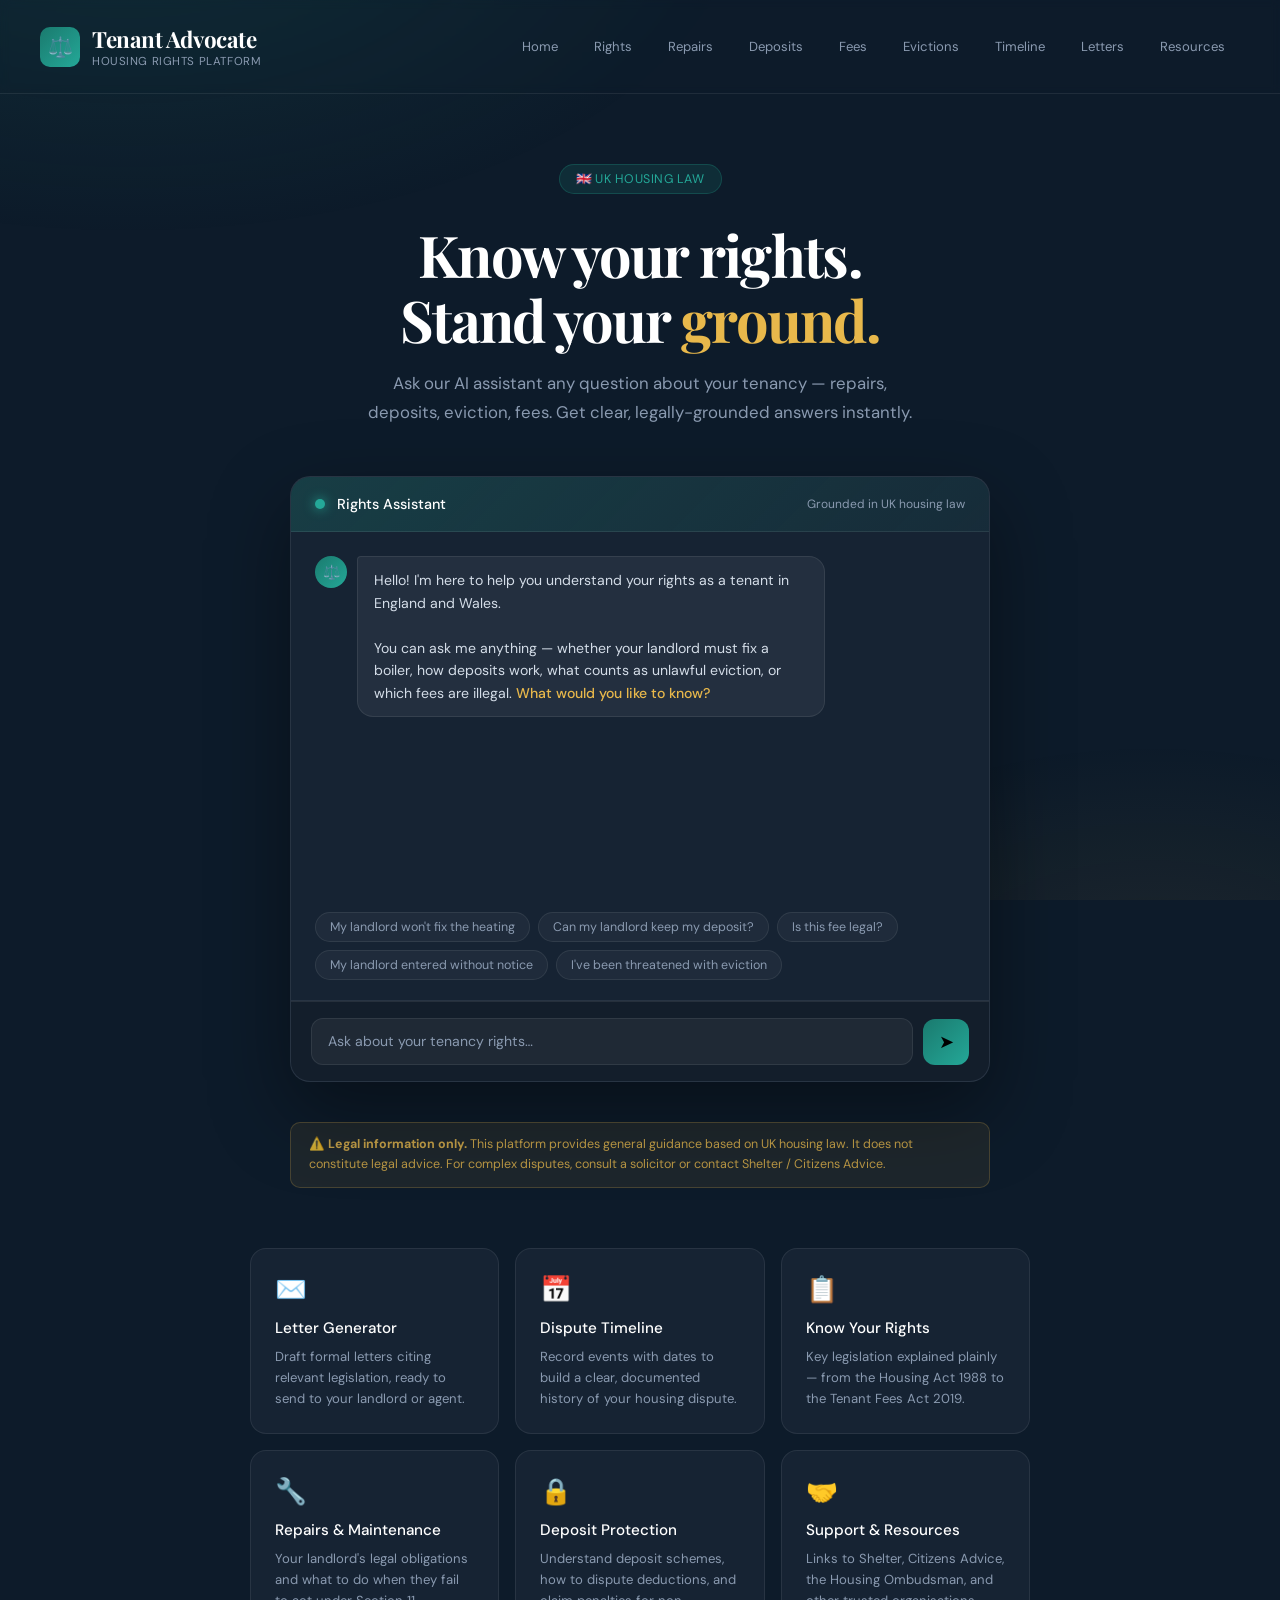
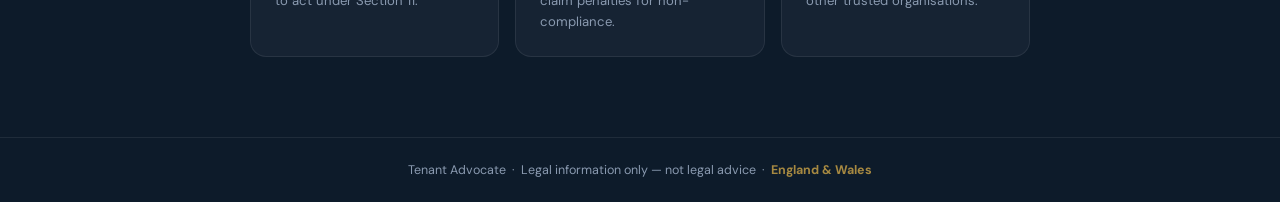
<file: tenant_advocate.html>
<!DOCTYPE html>
<html lang="en">
<head>
<meta charset="UTF-8">
<meta name="viewport" content="width=device-width, initial-scale=1.0">
<title>Renters Help – Know Your Rights</title>
<link rel="preconnect" href="https://fonts.googleapis.com">
<link href="https://fonts.googleapis.com/css2?family=Playfair+Display:wght@600;700&family=DM+Sans:wght@300;400;500&display=swap" rel="stylesheet">
<style>
:root {
  --navy: #0d1b2a;
  --teal: #1a7a6e;
  --teal-light: #24a898;
  --gold: #e8b84b;
  --cream: #f8f4ec;
  --muted: #8a9ab0;
  --card-bg: #162333;
  --border: rgba(255,255,255,0.08);
}

*, *::before, *::after { box-sizing: border-box; margin: 0; padding: 0; }

body {
  font-family: 'DM Sans', sans-serif;
  background: var(--navy);
  color: #e8edf3;
  min-height: 100vh;
  overflow-x: hidden;
}

/* ─── BACKGROUND TEXTURE ─── */
body::before {
  content: '';
  position: fixed;
  inset: 0;
  background:
    radial-gradient(ellipse 80% 60% at 10% -10%, rgba(26,122,110,0.18) 0%, transparent 60%),
    radial-gradient(ellipse 60% 50% at 90% 110%, rgba(232,184,75,0.08) 0%, transparent 55%);
  pointer-events: none;
  z-index: 0;
}

/* ─── HEADER ─── */
header {
  position: relative;
  z-index: 10;
  padding: 24px 40px;
  display: flex;
  align-items: center;
  justify-content: space-between;
  border-bottom: 1px solid var(--border);
  backdrop-filter: blur(4px);
}

.logo {
  display: flex;
  align-items: center;
  gap: 12px;
}

.logo-icon {
  width: 40px; height: 40px;
  background: linear-gradient(135deg, var(--teal), var(--teal-light));
  border-radius: 10px;
  display: flex; align-items: center; justify-content: center;
  font-size: 20px;
}

.logo h1 {
  font-family: 'Playfair Display', serif;
  font-size: 1.4rem;
  color: #fff;
  letter-spacing: -0.02em;
}

.logo p {
  font-size: 0.72rem;
  color: var(--muted);
  letter-spacing: 0.05em;
  text-transform: uppercase;
}

nav {
  display: flex;
  gap: 6px;
  flex-wrap: wrap;
}

nav a {
  color: var(--muted);
  text-decoration: none;
  font-size: 0.82rem;
  padding: 6px 14px;
  border-radius: 20px;
  transition: all 0.2s;
  border: 1px solid transparent;
}

nav a:hover {
  color: #fff;
  border-color: var(--border);
  background: rgba(255,255,255,0.05);
}

/* ─── HERO ─── */
.hero {
  position: relative;
  z-index: 1;
  max-width: 860px;
  margin: 70px auto 0;
  padding: 0 40px;
  text-align: center;
}

.hero-badge {
  display: inline-flex;
  align-items: center;
  gap: 8px;
  background: rgba(26,122,110,0.2);
  border: 1px solid rgba(26,122,110,0.4);
  color: var(--teal-light);
  font-size: 0.78rem;
  padding: 6px 16px;
  border-radius: 20px;
  margin-bottom: 28px;
  letter-spacing: 0.04em;
  text-transform: uppercase;
}

.hero h2 {
  font-family: 'Playfair Display', serif;
  font-size: clamp(2.4rem, 5vw, 3.6rem);
  line-height: 1.12;
  letter-spacing: -0.03em;
  margin-bottom: 18px;
  color: #fff;
}

.hero h2 em {
  font-style: normal;
  color: var(--gold);
}

.hero p {
  font-size: 1.05rem;
  color: var(--muted);
  line-height: 1.7;
  max-width: 560px;
  margin: 0 auto 50px;
}

/* ─── AI CHAT WIDGET ─── */
.chat-container {
  position: relative;
  z-index: 1;
  max-width: 780px;
  margin: 0 auto 80px;
  padding: 0 40px;
}

.chat-card {
  background: var(--card-bg);
  border: 1px solid var(--border);
  border-radius: 20px;
  overflow: hidden;
  box-shadow: 0 30px 80px rgba(0,0,0,0.4);
}

.chat-header {
  background: linear-gradient(135deg, rgba(26,122,110,0.3), rgba(26,122,110,0.1));
  border-bottom: 1px solid var(--border);
  padding: 18px 24px;
  display: flex;
  align-items: center;
  gap: 12px;
}

.chat-header-dot {
  width: 10px; height: 10px;
  background: var(--teal-light);
  border-radius: 50%;
  box-shadow: 0 0 12px var(--teal-light);
  animation: pulse 2s infinite;
}

@keyframes pulse {
  0%, 100% { opacity: 1; }
  50% { opacity: 0.4; }
}

.chat-header h3 {
  font-size: 0.9rem;
  font-weight: 500;
  color: #fff;
}

.chat-header span {
  font-size: 0.75rem;
  color: var(--muted);
  margin-left: auto;
}

.chat-messages {
  height: 380px;
  overflow-y: auto;
  padding: 24px;
  display: flex;
  flex-direction: column;
  gap: 16px;
  scroll-behavior: smooth;
}

.chat-messages::-webkit-scrollbar { width: 4px; }
.chat-messages::-webkit-scrollbar-track { background: transparent; }
.chat-messages::-webkit-scrollbar-thumb { background: var(--border); border-radius: 2px; }

.msg {
  display: flex;
  gap: 10px;
  animation: fadeUp 0.3s ease;
}

@keyframes fadeUp {
  from { opacity: 0; transform: translateY(8px); }
  to { opacity: 1; transform: translateY(0); }
}

.msg.user { flex-direction: row-reverse; }

.msg-avatar {
  width: 32px; height: 32px;
  border-radius: 50%;
  flex-shrink: 0;
  display: flex; align-items: center; justify-content: center;
  font-size: 14px;
}

.msg.assistant .msg-avatar {
  background: linear-gradient(135deg, var(--teal), var(--teal-light));
}

.msg.user .msg-avatar {
  background: rgba(232,184,75,0.2);
  border: 1px solid rgba(232,184,75,0.3);
  color: var(--gold);
  font-size: 12px;
}

.msg-bubble {
  max-width: 72%;
  padding: 12px 16px;
  border-radius: 16px;
  font-size: 0.88rem;
  line-height: 1.6;
}

.msg.assistant .msg-bubble {
  background: rgba(255,255,255,0.06);
  border: 1px solid var(--border);
  border-top-left-radius: 4px;
  color: #d4dde8;
}

.msg.user .msg-bubble {
  background: rgba(26,122,110,0.25);
  border: 1px solid rgba(26,122,110,0.3);
  border-top-right-radius: 4px;
  color: #e8edf3;
}

.msg-bubble strong { color: var(--gold); font-weight: 500; }
.msg-bubble a { color: var(--teal-light); }

.typing-indicator {
  display: flex;
  gap: 5px;
  align-items: center;
  padding: 14px 16px;
}

.typing-indicator span {
  width: 7px; height: 7px;
  background: var(--muted);
  border-radius: 50%;
  animation: bounce 1.2s infinite;
}

.typing-indicator span:nth-child(2) { animation-delay: 0.2s; }
.typing-indicator span:nth-child(3) { animation-delay: 0.4s; }

@keyframes bounce {
  0%, 60%, 100% { transform: translateY(0); }
  30% { transform: translateY(-6px); }
}

.chat-input-row {
  border-top: 1px solid var(--border);
  padding: 16px 20px;
  display: flex;
  gap: 10px;
  align-items: flex-end;
  background: rgba(0,0,0,0.15);
}

.chat-input-row textarea {
  flex: 1;
  background: rgba(255,255,255,0.05);
  border: 1px solid var(--border);
  border-radius: 12px;
  color: #e8edf3;
  font-family: 'DM Sans', sans-serif;
  font-size: 0.88rem;
  padding: 12px 16px;
  resize: none;
  min-height: 46px;
  max-height: 120px;
  outline: none;
  transition: border-color 0.2s;
  line-height: 1.5;
}

.chat-input-row textarea:focus {
  border-color: rgba(26,122,110,0.5);
}

.chat-input-row textarea::placeholder { color: var(--muted); }

.send-btn {
  width: 46px; height: 46px;
  background: linear-gradient(135deg, var(--teal), var(--teal-light));
  border: none;
  border-radius: 12px;
  cursor: pointer;
  display: flex; align-items: center; justify-content: center;
  flex-shrink: 0;
  transition: opacity 0.2s, transform 0.15s;
  font-size: 18px;
}

.send-btn:hover { opacity: 0.9; transform: scale(1.05); }
.send-btn:disabled { opacity: 0.4; cursor: default; transform: none; }

/* ─── SUGGESTION CHIPS ─── */
.chips {
  padding: 0 24px 20px;
  display: flex;
  flex-wrap: wrap;
  gap: 8px;
  border-bottom: 1px solid var(--border);
}

.chip {
  background: rgba(255,255,255,0.04);
  border: 1px solid var(--border);
  color: var(--muted);
  font-size: 0.78rem;
  padding: 6px 14px;
  border-radius: 20px;
  cursor: pointer;
  transition: all 0.2s;
  font-family: 'DM Sans', sans-serif;
}

.chip:hover {
  background: rgba(26,122,110,0.15);
  border-color: rgba(26,122,110,0.35);
  color: var(--teal-light);
}

/* ─── FEATURE GRID ─── */
.features {
  position: relative;
  z-index: 1;
  max-width: 860px;
  margin: 0 auto 80px;
  padding: 0 40px;
  display: grid;
  grid-template-columns: repeat(auto-fit, minmax(240px, 1fr));
  gap: 16px;
}

.feature-card {
  background: var(--card-bg);
  border: 1px solid var(--border);
  border-radius: 16px;
  padding: 24px;
  text-decoration: none;
  color: inherit;
  transition: all 0.25s;
  position: relative;
  overflow: hidden;
}

.feature-card::after {
  content: '';
  position: absolute;
  bottom: 0; left: 0; right: 0;
  height: 2px;
  background: linear-gradient(90deg, var(--teal), var(--teal-light));
  transform: scaleX(0);
  transition: transform 0.3s;
}

.feature-card:hover { border-color: rgba(26,122,110,0.35); transform: translateY(-2px); }
.feature-card:hover::after { transform: scaleX(1); }

.feature-icon { font-size: 1.6rem; margin-bottom: 12px; }
.feature-card h3 { font-size: 0.95rem; font-weight: 500; margin-bottom: 8px; color: #fff; }
.feature-card p { font-size: 0.82rem; color: var(--muted); line-height: 1.6; }

/* ─── FOOTER ─── */
footer {
  position: relative;
  z-index: 1;
  border-top: 1px solid var(--border);
  padding: 24px 40px;
  text-align: center;
  color: var(--muted);
  font-size: 0.78rem;
}

footer strong { color: rgba(232,184,75,0.7); }

/* ─── DISCLAIMER ─── */
.disclaimer {
  position: relative;
  z-index: 1;
  max-width: 780px;
  margin: -40px auto 60px;
  padding: 0 40px;
}

.disclaimer p {
  background: rgba(232,184,75,0.07);
  border: 1px solid rgba(232,184,75,0.2);
  border-radius: 10px;
  padding: 12px 18px;
  font-size: 0.78rem;
  color: rgba(232,184,75,0.75);
  line-height: 1.6;
}

@media (max-width: 600px) {
  header { padding: 16px 20px; flex-direction: column; gap: 14px; }
  .hero, .chat-container, .features, .disclaimer { padding: 0 20px; }
  .hero h2 { font-size: 2rem; }
  nav { justify-content: center; }
}
</style>
</head>
<body>

<header>
  <div class="logo">
    <div class="logo-icon">⚖️</div>
    <div>
      <h1>Tenant Advocate</h1>
      <p>Housing Rights Platform</p>
    </div>
  </div>
  <nav>
    <a href="index.html">Home</a>
    <a href="pages/know-your-rights.html">Rights</a>
    <a href="pages/repairs.html">Repairs</a>
    <a href="pages/deposits.html">Deposits</a>
    <a href="pages/fees.html">Fees</a>
    <a href="pages/evictions.html">Evictions</a>
    <a href="pages/timeline-tool.html">Timeline</a>
    <a href="pages/letters.html">Letters</a>
    <a href="pages/resources.html">Resources</a>
  </nav>
</header>

<div class="hero">
  <div class="hero-badge">🇬🇧 UK Housing Law</div>
  <h2>Know your rights.<br>Stand your <em>ground.</em></h2>
  <p>Ask our AI assistant any question about your tenancy — repairs, deposits, eviction, fees. Get clear, legally-grounded answers instantly.</p>
</div>

<div class="chat-container">
  <div class="chat-card">
    <div class="chat-header">
      <div class="chat-header-dot"></div>
      <h3>Rights Assistant</h3>
      <span>Grounded in UK housing law</span>
    </div>

    <div class="chat-messages" id="chatMessages">
      <div class="msg assistant">
        <div class="msg-avatar">⚖️</div>
        <div class="msg-bubble">
          Hello! I'm here to help you understand your rights as a tenant in England and Wales.<br><br>
          You can ask me anything — whether your landlord must fix a boiler, how deposits work, what counts as unlawful eviction, or which fees are illegal. <strong>What would you like to know?</strong>
        </div>
      </div>
    </div>

    <div class="chips" id="suggestionChips">
      <button class="chip" onclick="sendChip(this)">My landlord won't fix the heating</button>
      <button class="chip" onclick="sendChip(this)">Can my landlord keep my deposit?</button>
      <button class="chip" onclick="sendChip(this)">Is this fee legal?</button>
      <button class="chip" onclick="sendChip(this)">My landlord entered without notice</button>
      <button class="chip" onclick="sendChip(this)">I've been threatened with eviction</button>
    </div>

    <div class="chat-input-row">
      <textarea id="chatInput" placeholder="Ask about your tenancy rights…" rows="1"
        onkeydown="if(event.key==='Enter'&&!event.shiftKey){event.preventDefault();sendMessage()}"
        oninput="autoResize(this)"></textarea>
      <button class="send-btn" id="sendBtn" onclick="sendMessage()">➤</button>
    </div>
  </div>
</div>

<div class="disclaimer">
  <p>⚠️ <strong>Legal information only.</strong> This platform provides general guidance based on UK housing law. It does not constitute legal advice. For complex disputes, consult a solicitor or contact Shelter / Citizens Advice.</p>
</div>

<div class="features">
  <a class="feature-card" href="pages/letters.html">
    <div class="feature-icon">✉️</div>
    <h3>Letter Generator</h3>
    <p>Draft formal letters citing relevant legislation, ready to send to your landlord or agent.</p>
  </a>
  <a class="feature-card" href="pages/timeline-tool.html">
    <div class="feature-icon">📅</div>
    <h3>Dispute Timeline</h3>
    <p>Record events with dates to build a clear, documented history of your housing dispute.</p>
  </a>
  <a class="feature-card" href="pages/know-your-rights.html">
    <div class="feature-icon">📋</div>
    <h3>Know Your Rights</h3>
    <p>Key legislation explained plainly — from the Housing Act 1988 to the Tenant Fees Act 2019.</p>
  </a>
  <a class="feature-card" href="pages/repairs.html">
    <div class="feature-icon">🔧</div>
    <h3>Repairs & Maintenance</h3>
    <p>Your landlord's legal obligations and what to do when they fail to act under Section 11.</p>
  </a>
  <a class="feature-card" href="pages/deposits.html">
    <div class="feature-icon">🔒</div>
    <h3>Deposit Protection</h3>
    <p>Understand deposit schemes, how to dispute deductions, and claim penalties for non-compliance.</p>
  </a>
  <a class="feature-card" href="pages/resources.html">
    <div class="feature-icon">🤝</div>
    <h3>Support & Resources</h3>
    <p>Links to Shelter, Citizens Advice, the Housing Ombudsman, and other trusted organisations.</p>
  </a>
</div>

<footer>
  <p>Tenant Advocate &nbsp;·&nbsp; Legal information only — not legal advice &nbsp;·&nbsp; <strong>England & Wales</strong></p>
</footer>

<script>
const SYSTEM_PROMPT = `You are a knowledgeable tenant rights assistant specialising in English and Welsh housing law. You help tenants understand their rights in clear, plain English.

When answering:
- Always cite relevant legislation (e.g. Housing Act 1988, Landlord and Tenant Act 1985 s.11, Tenant Fees Act 2019, Housing Act 2004, Protection from Eviction Act 1977)
- Be concise but thorough — use short paragraphs, not walls of text
- Use **bold** for key legal terms or acts
- If a situation is urgent or serious (e.g. illegal eviction, no heat in winter), flag it clearly and recommend seeking immediate help from Shelter (0808 800 4444) or Citizens Advice
- Always remind the user at the end that this is legal information, not legal advice, if the query is complex
- Do not help with anything unrelated to housing/tenancy law
- Format responses to be readable in a chat interface`;

let conversationHistory = [];

async function sendMessage() {
  const input = document.getElementById('chatInput');
  const text = input.value.trim();
  if (!text) return;

  appendMessage('user', text);
  input.value = '';
  input.style.height = 'auto';
  
  document.getElementById('suggestionChips').style.display = 'none';

  const sendBtn = document.getElementById('sendBtn');
  sendBtn.disabled = true;

  // Show typing indicator
  const typingId = showTyping();

  conversationHistory.push({ role: 'user', content: text });

  try {
    const response = await fetch('https://api.anthropic.com/v1/messages', {
      method: 'POST',
      headers: { 'Content-Type': 'application/json' },
      body: JSON.stringify({
        model: 'claude-sonnet-4-20250514',
        max_tokens: 1000,
        system: SYSTEM_PROMPT,
        messages: conversationHistory
      })
    });

    const data = await response.json();
    removeTyping(typingId);

    const reply = data.content?.map(b => b.text || '').join('') || 'Sorry, I could not get a response. Please try again.';
    
    conversationHistory.push({ role: 'assistant', content: reply });
    appendMessage('assistant', formatText(reply));

  } catch (err) {
    removeTyping(typingId);
    appendMessage('assistant', 'I\'m having trouble connecting. Please check your connection and try again.');
  }

  sendBtn.disabled = false;
}

function sendChip(btn) {
  document.getElementById('chatInput').value = btn.textContent;
  sendMessage();
}

function appendMessage(role, html) {
  const msgs = document.getElementById('chatMessages');
  const div = document.createElement('div');
  div.className = `msg ${role}`;
  div.innerHTML = `
    <div class="msg-avatar">${role === 'assistant' ? '⚖️' : '👤'}</div>
    <div class="msg-bubble">${html}</div>
  `;
  msgs.appendChild(div);
  msgs.scrollTop = msgs.scrollHeight;
}

function showTyping() {
  const msgs = document.getElementById('chatMessages');
  const id = 'typing-' + Date.now();
  const div = document.createElement('div');
  div.className = 'msg assistant';
  div.id = id;
  div.innerHTML = `
    <div class="msg-avatar">⚖️</div>
    <div class="msg-bubble">
      <div class="typing-indicator">
        <span></span><span></span><span></span>
      </div>
    </div>
  `;
  msgs.appendChild(div);
  msgs.scrollTop = msgs.scrollHeight;
  return id;
}

function removeTyping(id) {
  const el = document.getElementById(id);
  if (el) el.remove();
}

function formatText(text) {
  return text
    .replace(/\*\*(.+?)\*\*/g, '<strong>$1</strong>')
    .replace(/\n\n/g, '</p><p>')
    .replace(/\n/g, '<br>')
    .replace(/^(.+)$/, '<p>$1</p>');
}

function autoResize(el) {
  el.style.height = 'auto';
  el.style.height = Math.min(el.scrollHeight, 120) + 'px';
}
</script>
</body>
</html>
</file>
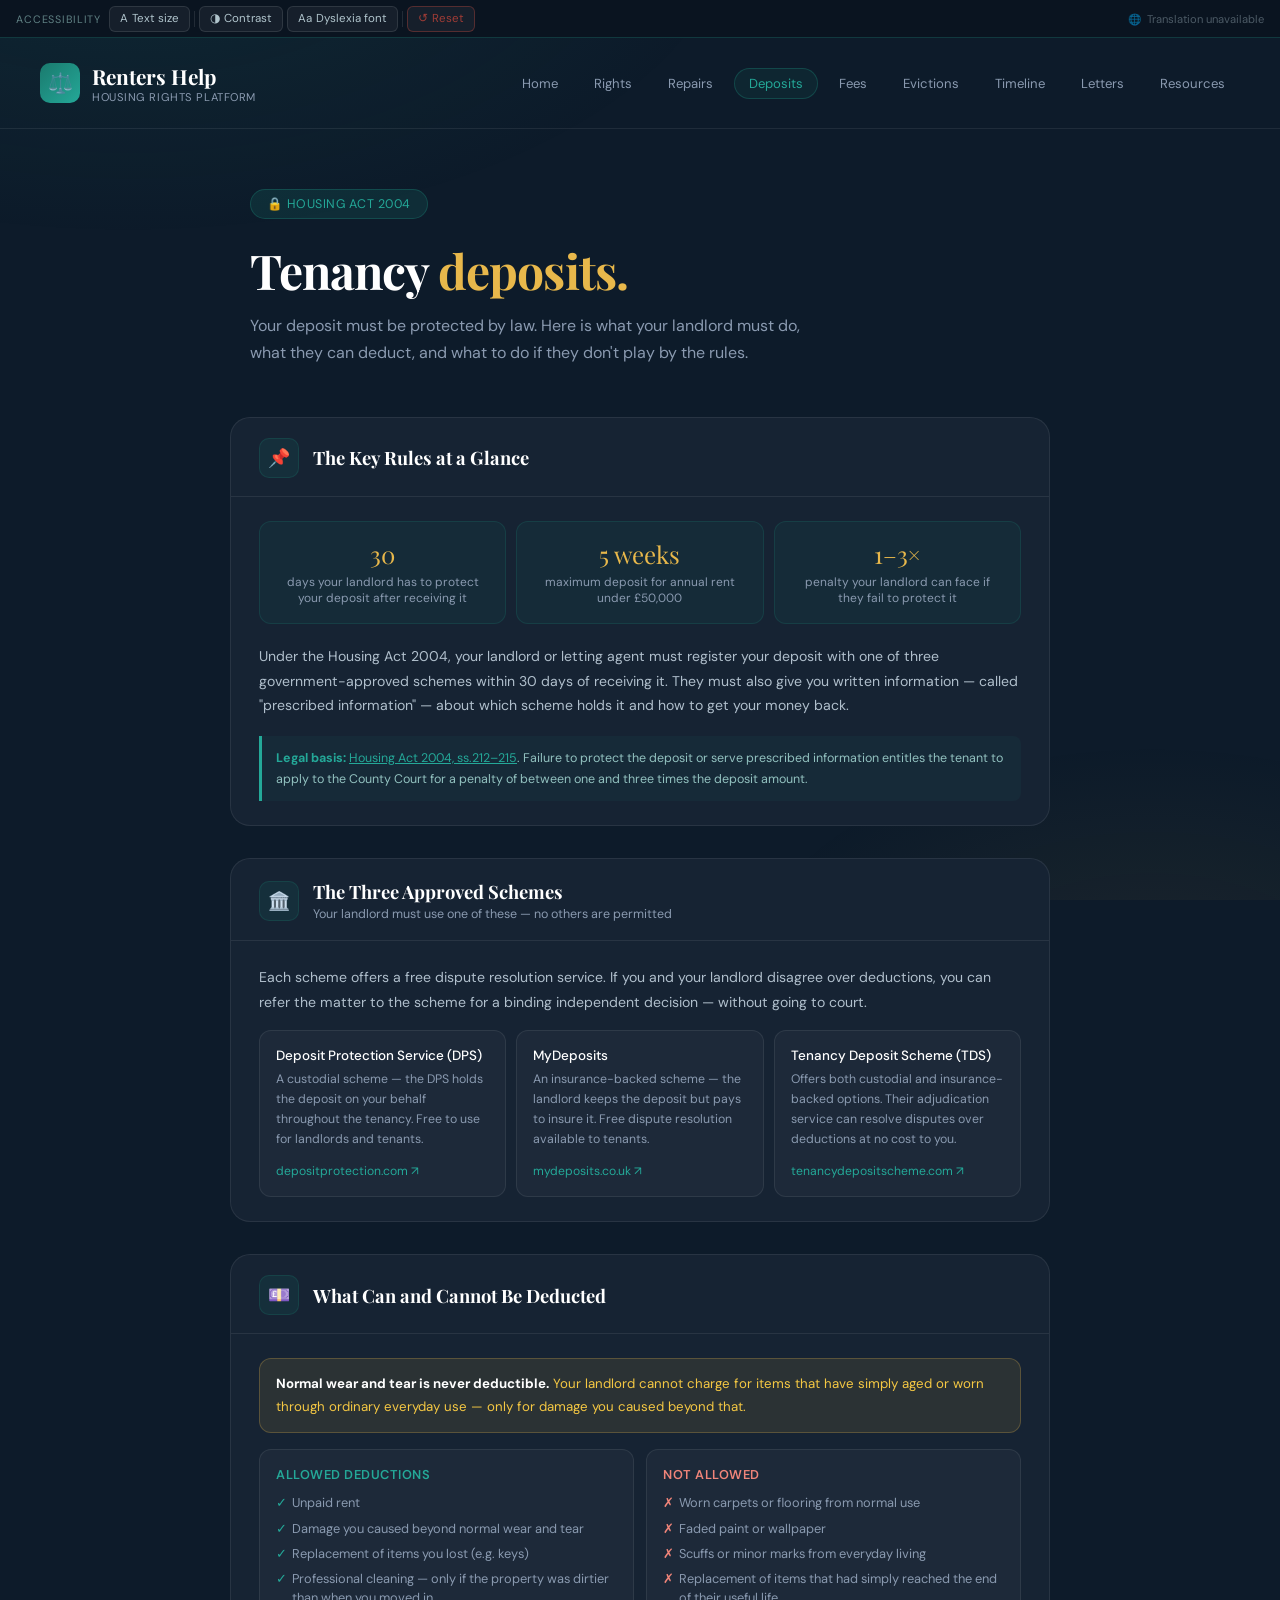
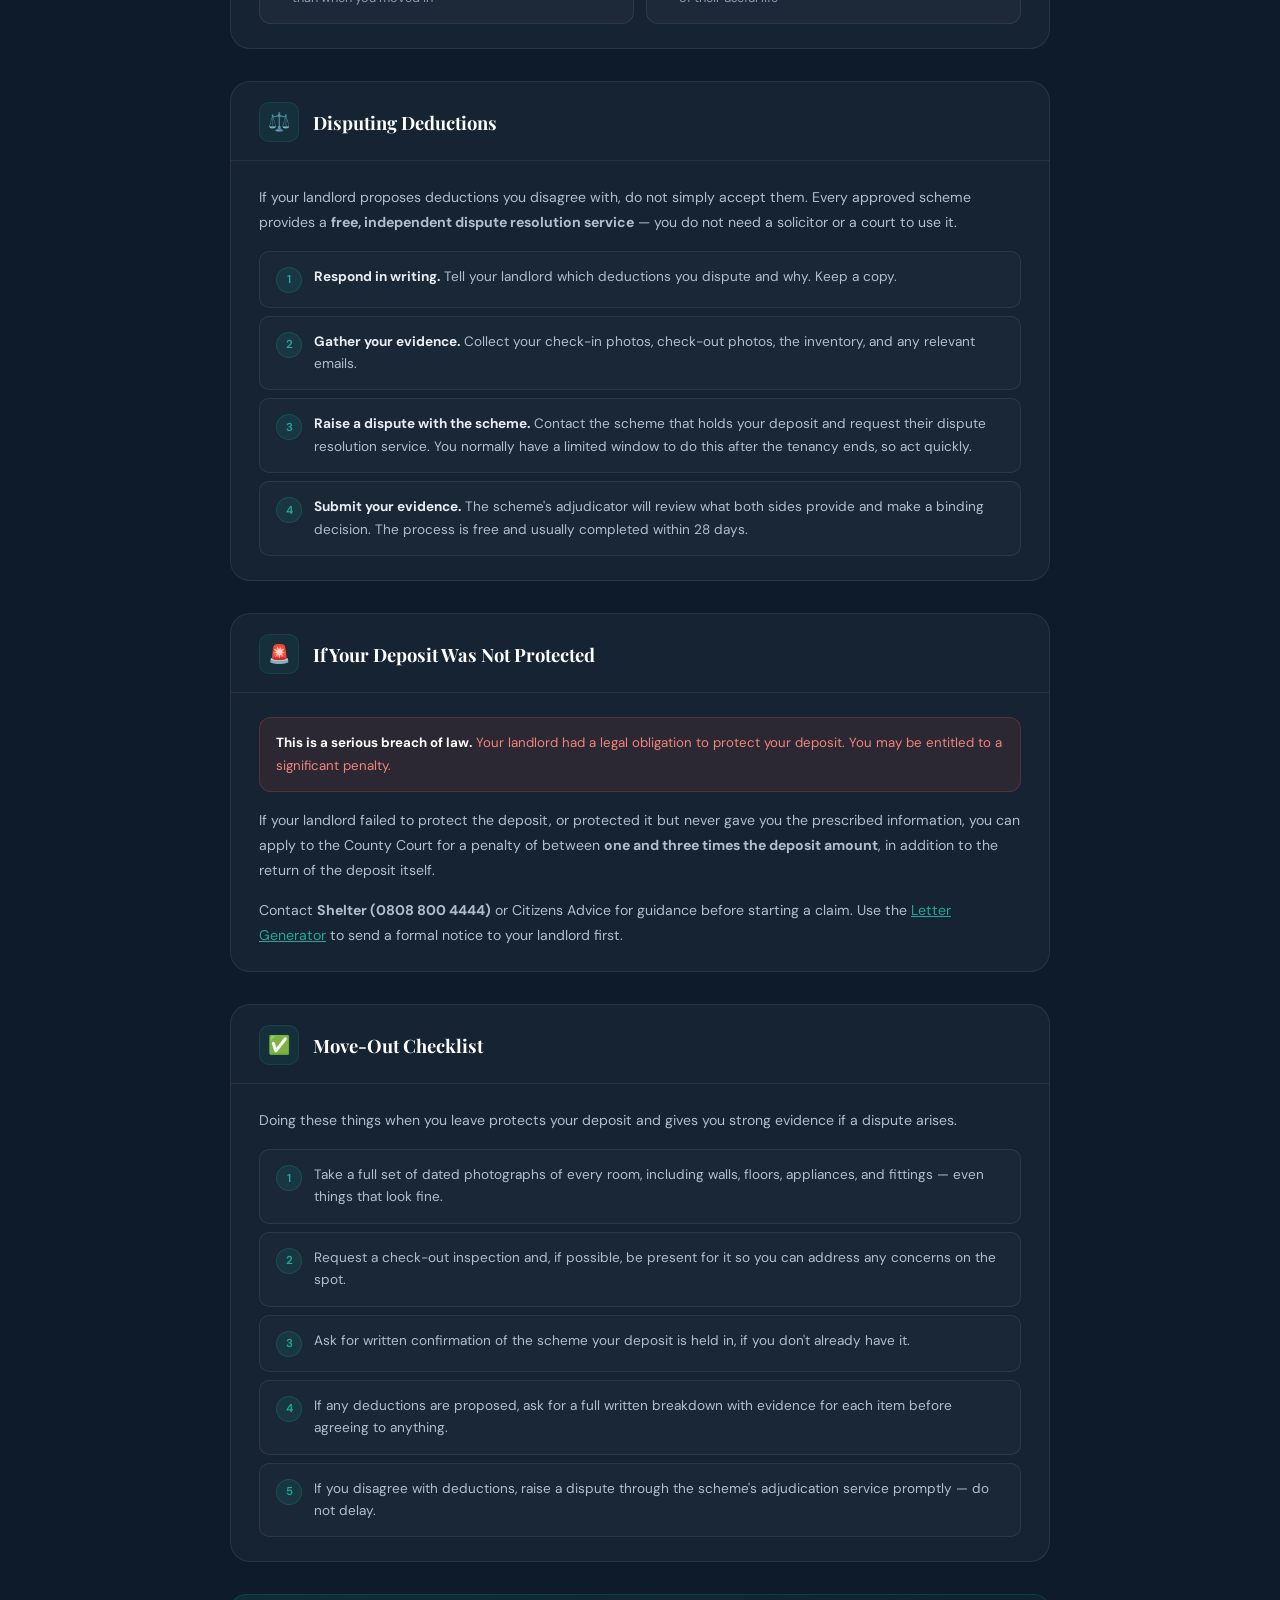
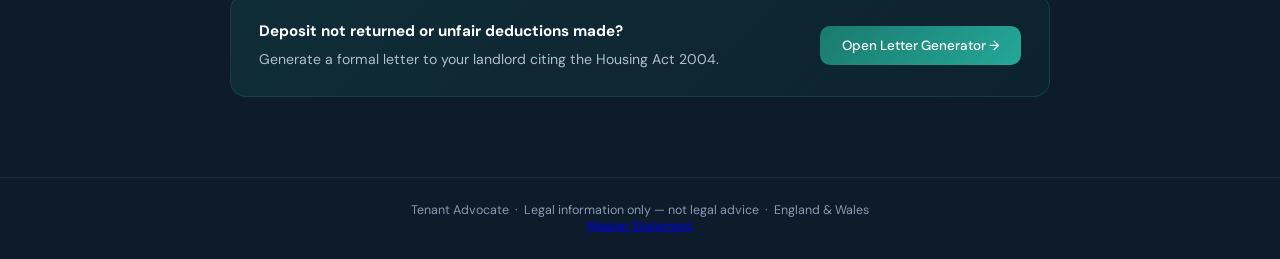
<file: pages/deposits.html>
<!DOCTYPE html>
<html lang="en">
<head>
<meta charset="UTF-8">
<meta name="viewport" content="width=device-width, initial-scale=1.0">
<title>Deposits – Renters Help</title>
<link rel="stylesheet" href="../styles.css">
<link rel="stylesheet" href="../accessibility.css">
<style>
/* Page-specific: key facts stat row */
.key-facts { display: grid; grid-template-columns: repeat(3, 1fr); gap: 10px; margin-bottom: 20px; }
.key-fact {
  background: rgba(26,122,110,0.1); border: 1px solid rgba(26,122,110,0.25);
  border-radius: 12px; padding: 16px; text-align: center;
}
.key-fact .kf-value { font-family: 'Playfair Display', serif; font-size: 1.5rem; color: var(--gold); margin-bottom: 4px; }
.key-fact .kf-label { font-size: 0.75rem; color: var(--muted); line-height: 1.4; }

/* Deductions allowed vs banned */
.deduction-row { display: grid; grid-template-columns: 1fr 1fr; gap: 12px; }
.ded-col { background: rgba(255,255,255,0.03); border: 1px solid var(--border); border-radius: 12px; padding: 16px; }
.ded-col h4 { font-size: 0.8rem; font-weight: 600; letter-spacing: 0.04em; text-transform: uppercase; margin-bottom: 10px; }
.ded-col.allowed h4 { color: var(--teal-light); }
.ded-col.banned  h4 { color: #f1857a; }
.ded-col ul { list-style: none; display: flex; flex-direction: column; gap: 6px; }
.ded-col ul li { font-size: 0.8rem; color: var(--muted); line-height: 1.5; padding-left: 16px; position: relative; }
.ded-col.allowed ul li::before { content: '✓'; position: absolute; left: 0; color: var(--teal-light); }
.ded-col.banned  ul li::before { content: '✗'; position: absolute; left: 0; color: #f1857a; }

@media (max-width: 768px) {
  .key-facts, .deduction-row { grid-template-columns: 1fr; }
}
</style>
</head>
<body>

<header>
  <a class="logo" href="../index.html">
    <div class="logo-icon">⚖️</div>
    <div><h1>Renters Help</h1><p>Housing Rights Platform</p></div>
  </a>
  <nav>
    <a href="../index.html">Home</a>
    <a href="know-your-rights.html">Rights</a>
    <a href="repairs.html">Repairs</a>
    <a href="deposits.html" class="active">Deposits</a>
    <a href="fees.html">Fees</a>
    <a href="evictions.html">Evictions</a>
    <a href="timeline-tool.html">Timeline</a>
    <a href="letters.html">Letters</a>
    <a href="resources.html">Resources</a>
  </nav>
</header>

<div class="hero">
  <div class="hero-badge">🔒 Housing Act 2004</div>
  <h2>Tenancy <em>deposits.</em></h2>
  <p>Your deposit must be protected by law. Here is what your landlord must do, what they can deduct, and what to do if they don't play by the rules.</p>
</div>

<div class="content">

  <!-- KEY FACTS -->
  <div class="section-card">
    <div class="section-card-header">
      <div class="section-icon">📌</div>
      <h3>The Key Rules at a Glance</h3>
    </div>
    <div class="section-card-body">
      <div class="key-facts">
        <div class="key-fact">
          <div class="kf-value">30</div>
          <div class="kf-label">days your landlord has to protect your deposit after receiving it</div>
        </div>
        <div class="key-fact">
          <div class="kf-value">5 weeks</div>
          <div class="kf-label">maximum deposit for annual rent under £50,000</div>
        </div>
        <div class="key-fact">
          <div class="kf-value">1–3×</div>
          <div class="kf-label">penalty your landlord can face if they fail to protect it</div>
        </div>
      </div>
      <p>Under the Housing Act 2004, your landlord or letting agent must register your deposit with one of three government-approved schemes within 30 days of receiving it. They must also give you written information — called "prescribed information" — about which scheme holds it and how to get your money back.</p>
      <div class="legal-ref">
        <strong>Legal basis:</strong> <a href="https://www.legislation.gov.uk/ukpga/2004/34/part/6/chapter/4" target="_blank">Housing Act 2004, ss.212–215</a>. Failure to protect the deposit or serve prescribed information entitles the tenant to apply to the County Court for a penalty of between one and three times the deposit amount.
      </div>
    </div>
  </div>

  <!-- THREE SCHEMES -->
  <div class="section-card">
    <div class="section-card-header">
      <div class="section-icon">🏛️</div>
      <div>
        <h3>The Three Approved Schemes</h3>
        <p>Your landlord must use one of these — no others are permitted</p>
      </div>
    </div>
    <div class="section-card-body">
      <p>Each scheme offers a free dispute resolution service. If you and your landlord disagree over deductions, you can refer the matter to the scheme for a binding independent decision — without going to court.</p>
      <div class="scheme-grid">
        <div class="scheme-card">
          <h4>Deposit Protection Service (DPS)</h4>
          <p>A custodial scheme — the DPS holds the deposit on your behalf throughout the tenancy. Free to use for landlords and tenants.</p>
          <a href="https://www.depositprotection.com/" target="_blank">depositprotection.com ↗</a>
        </div>
        <div class="scheme-card">
          <h4>MyDeposits</h4>
          <p>An insurance-backed scheme — the landlord keeps the deposit but pays to insure it. Free dispute resolution available to tenants.</p>
          <a href="https://www.mydeposits.co.uk/" target="_blank">mydeposits.co.uk ↗</a>
        </div>
        <div class="scheme-card">
          <h4>Tenancy Deposit Scheme (TDS)</h4>
          <p>Offers both custodial and insurance-backed options. Their adjudication service can resolve disputes over deductions at no cost to you.</p>
          <a href="https://www.tenancydepositscheme.com/" target="_blank">tenancydepositscheme.com ↗</a>
        </div>
      </div>
    </div>
  </div>

  <!-- DEDUCTIONS -->
  <div class="section-card">
    <div class="section-card-header">
      <div class="section-icon">💷</div>
      <h3>What Can and Cannot Be Deducted</h3>
    </div>
    <div class="section-card-body">
      <div class="alert-box alert-warning">
        <strong>Normal wear and tear is never deductible.</strong> Your landlord cannot charge for items that have simply aged or worn through ordinary everyday use — only for damage you caused beyond that.
      </div>
      <div class="deduction-row">
        <div class="ded-col allowed">
          <h4>Allowed deductions</h4>
          <ul>
            <li>Unpaid rent</li>
            <li>Damage you caused beyond normal wear and tear</li>
            <li>Replacement of items you lost (e.g. keys)</li>
            <li>Professional cleaning — only if the property was dirtier than when you moved in</li>
          </ul>
        </div>
        <div class="ded-col banned">
          <h4>Not allowed</h4>
          <ul>
            <li>Worn carpets or flooring from normal use</li>
            <li>Faded paint or wallpaper</li>
            <li>Scuffs or minor marks from everyday living</li>
            <li>Replacement of items that had simply reached the end of their useful life</li>
          </ul>
        </div>
      </div>
    </div>
  </div>

  <!-- DISPUTING -->
  <div class="section-card">
    <div class="section-card-header">
      <div class="section-icon">⚖️</div>
      <h3>Disputing Deductions</h3>
    </div>
    <div class="section-card-body">
      <p>If your landlord proposes deductions you disagree with, do not simply accept them. Every approved scheme provides a <strong>free, independent dispute resolution service</strong> — you do not need a solicitor or a court to use it.</p>
      <div class="steps-list">
        <div class="step-item"><div class="step-num">1</div><p><strong>Respond in writing.</strong> Tell your landlord which deductions you dispute and why. Keep a copy.</p></div>
        <div class="step-item"><div class="step-num">2</div><p><strong>Gather your evidence.</strong> Collect your check-in photos, check-out photos, the inventory, and any relevant emails.</p></div>
        <div class="step-item"><div class="step-num">3</div><p><strong>Raise a dispute with the scheme.</strong> Contact the scheme that holds your deposit and request their dispute resolution service. You normally have a limited window to do this after the tenancy ends, so act quickly.</p></div>
        <div class="step-item"><div class="step-num">4</div><p><strong>Submit your evidence.</strong> The scheme's adjudicator will review what both sides provide and make a binding decision. The process is free and usually completed within 28 days.</p></div>
      </div>
    </div>
  </div>

  <!-- DEPOSIT NOT PROTECTED -->
  <div class="section-card">
    <div class="section-card-header">
      <div class="section-icon">🚨</div>
      <h3>If Your Deposit Was Not Protected</h3>
    </div>
    <div class="section-card-body">
      <div class="alert-box alert-danger">
        <strong>This is a serious breach of law.</strong> Your landlord had a legal obligation to protect your deposit. You may be entitled to a significant penalty.
      </div>
      <p>If your landlord failed to protect the deposit, or protected it but never gave you the prescribed information, you can apply to the County Court for a penalty of between <strong>one and three times the deposit amount</strong>, in addition to the return of the deposit itself.</p>
      <p>Contact <strong>Shelter (0808 800 4444)</strong> or Citizens Advice for guidance before starting a claim. Use the <a href="letters.html" style="color:var(--teal-light)">Letter Generator</a> to send a formal notice to your landlord first.</p>
    </div>
  </div>

  <!-- MOVE-OUT CHECKLIST -->
  <div class="section-card">
    <div class="section-card-header">
      <div class="section-icon">✅</div>
      <h3>Move-Out Checklist</h3>
    </div>
    <div class="section-card-body">
      <p>Doing these things when you leave protects your deposit and gives you strong evidence if a dispute arises.</p>
      <div class="steps-list">
        <div class="step-item"><div class="step-num">1</div><p>Take a full set of dated photographs of every room, including walls, floors, appliances, and fittings — even things that look fine.</p></div>
        <div class="step-item"><div class="step-num">2</div><p>Request a check-out inspection and, if possible, be present for it so you can address any concerns on the spot.</p></div>
        <div class="step-item"><div class="step-num">3</div><p>Ask for written confirmation of the scheme your deposit is held in, if you don't already have it.</p></div>
        <div class="step-item"><div class="step-num">4</div><p>If any deductions are proposed, ask for a full written breakdown with evidence for each item before agreeing to anything.</p></div>
        <div class="step-item"><div class="step-num">5</div><p>If you disagree with deductions, raise a dispute through the scheme's adjudication service promptly — do not delay.</p></div>
      </div>
    </div>
  </div>

  <div class="cta-banner">
    <p>
      <strong>Deposit not returned or unfair deductions made?</strong>
      Generate a formal letter to your landlord citing the Housing Act 2004.
    </p>
    <a class="cta-btn" href="letters.html">Open Letter Generator →</a>
  </div>

</div>

<footer>
  <p>Tenant Advocate &nbsp;·&nbsp; Legal information only — not legal advice &nbsp;·&nbsp; England &amp; Wales</p> <a href="Statement.pdf">Mission Statement</a>
</footer>
</body>
<script src="../accessibility.js"></script>
</html>
</file>
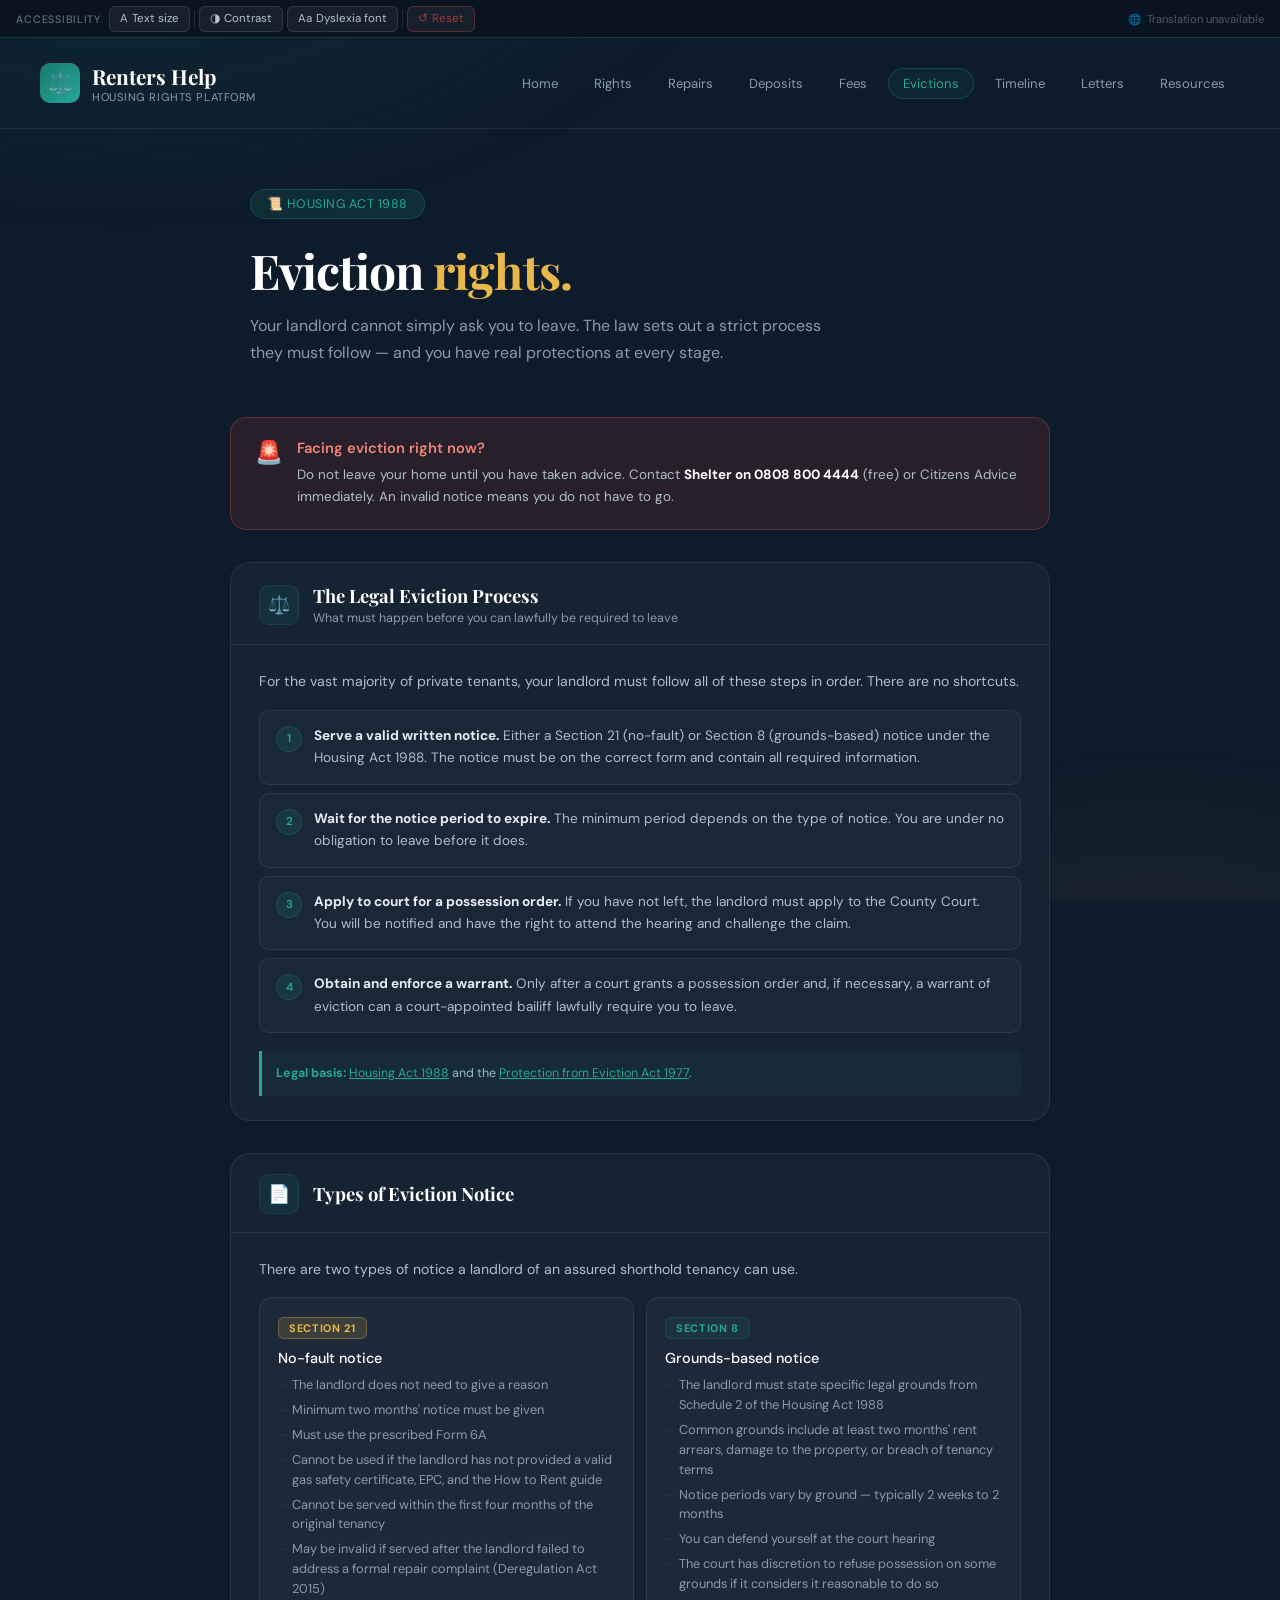
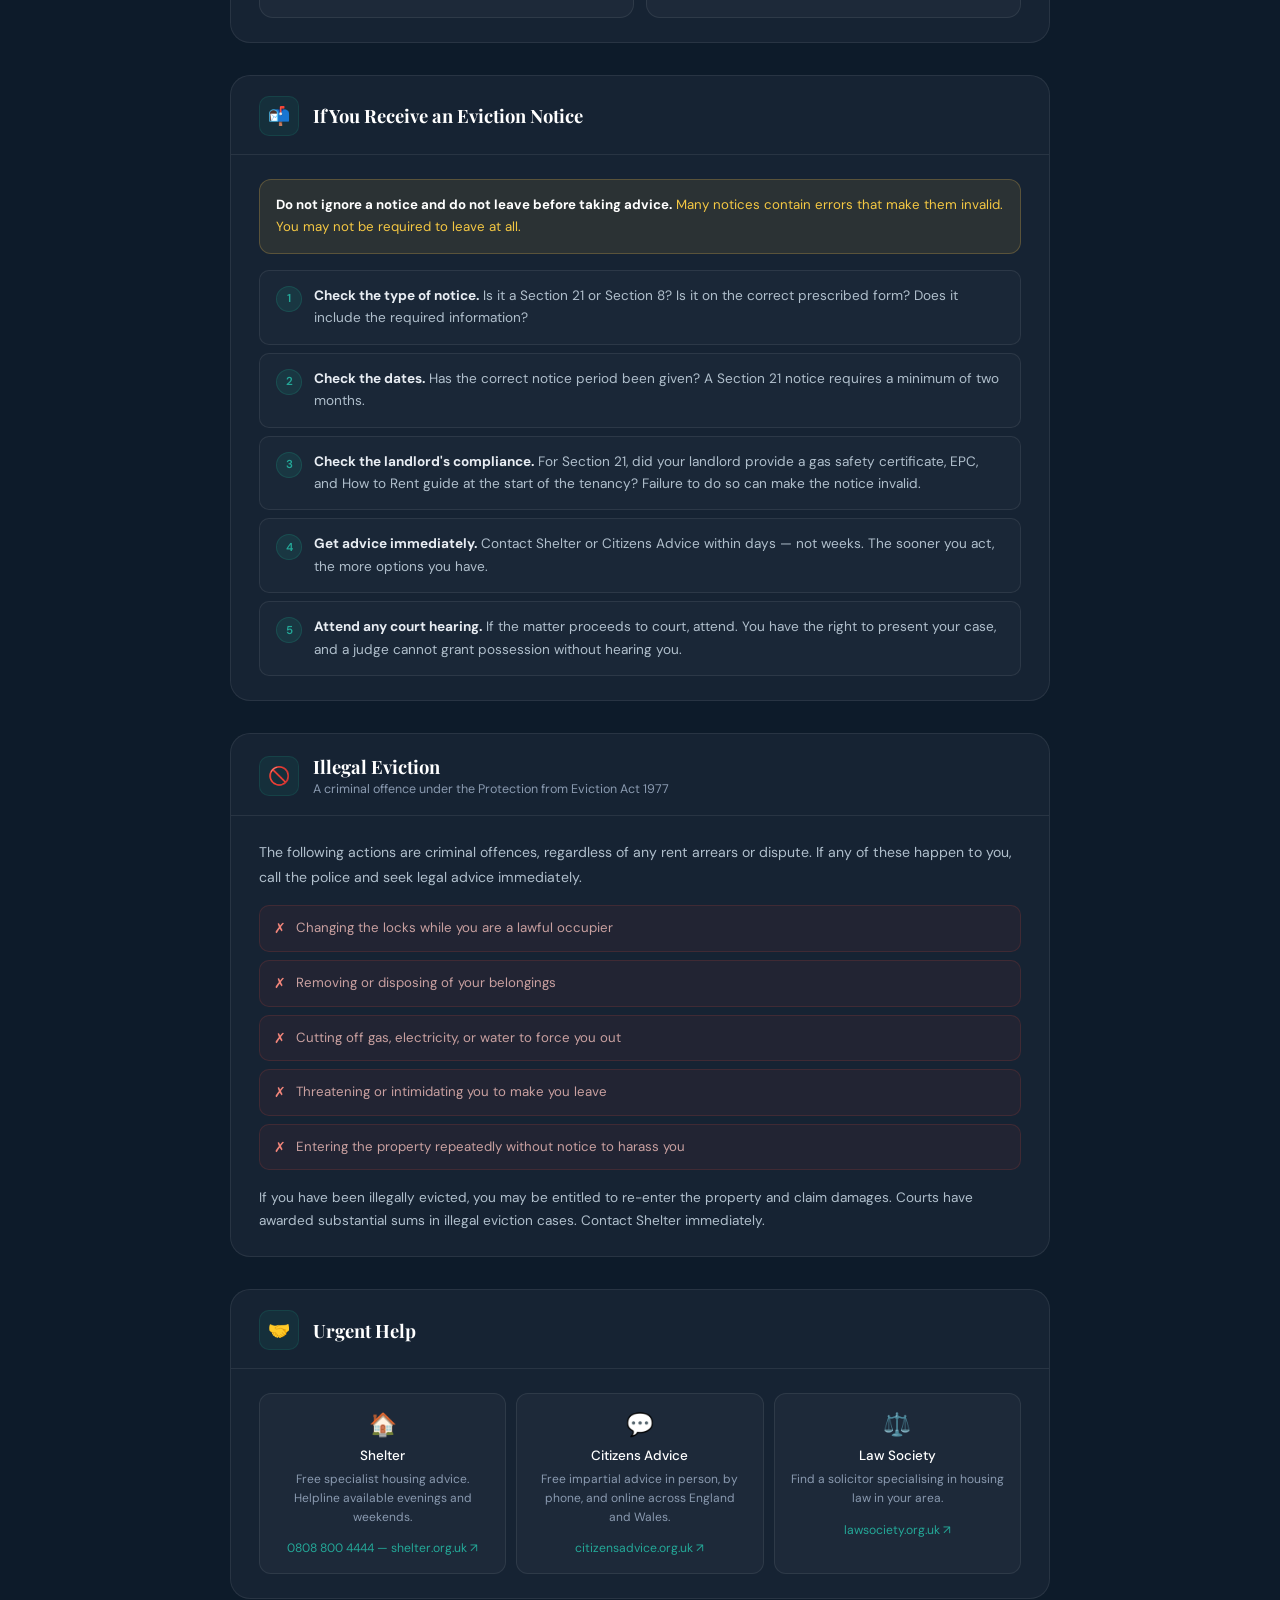
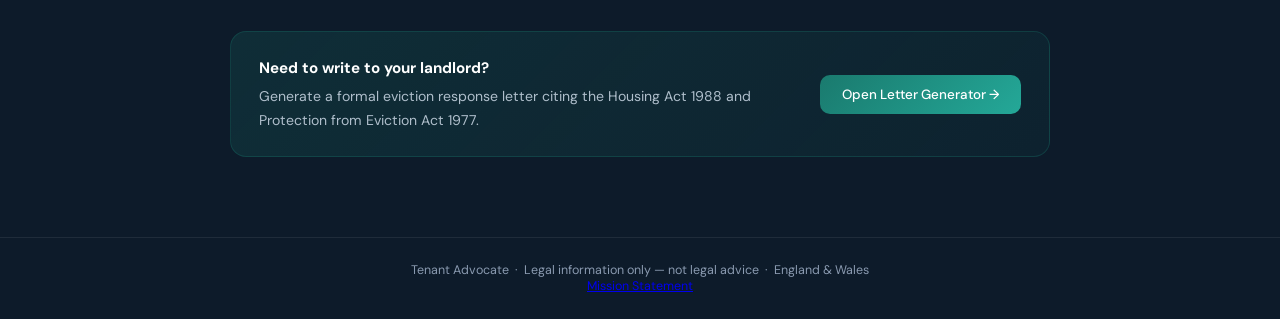
<file: pages/evictions.html>
<!DOCTYPE html>
<html lang="en">
<head>
<meta charset="UTF-8">
<meta name="viewport" content="width=device-width, initial-scale=1.0">
<title>Evictions – Renters Help</title>
<link rel="stylesheet" href="../styles.css">
<link rel="stylesheet" href="../accessibility.css">
<style>
/* Notice type cards (s.21 / s.8) */
.notice-grid { display: grid; grid-template-columns: 1fr 1fr; gap: 12px; }
.notice-card {
  background: rgba(255,255,255,0.03); border: 1px solid var(--border);
  border-radius: 14px; padding: 18px;
}
.notice-card .notice-tag {
  display: inline-block; font-size: 0.68rem; font-weight: 700;
  letter-spacing: 0.06em; text-transform: uppercase;
  padding: 3px 10px; border-radius: 6px; margin-bottom: 10px;
}
.notice-card.s21 .notice-tag { background: rgba(232,184,75,0.15); border: 1px solid rgba(232,184,75,0.3); color: var(--gold); }
.notice-card.s8  .notice-tag { background: rgba(26,122,110,0.15); border: 1px solid rgba(26,122,110,0.3); color: var(--teal-light); }
.notice-card h4 { color: #fff; font-size: 0.9rem; font-weight: 500; margin-bottom: 8px; }
.notice-card ul { list-style: none; display: flex; flex-direction: column; gap: 5px; }
.notice-card ul li { color: var(--muted); font-size: 0.8rem; line-height: 1.55; padding-left: 14px; position: relative; }
.notice-card ul li::before { content: '–'; position: absolute; left: 0; color: var(--border); }

/* Illegal eviction items */
.illegal-list { display: flex; flex-direction: column; gap: 8px; }
.illegal-item {
  display: flex; align-items: flex-start; gap: 10px;
  background: rgba(231,76,60,0.06); border: 1px solid rgba(231,76,60,0.15);
  border-radius: 10px; padding: 12px 14px;
}
.illegal-item .x-mark { color: #f1857a; font-size: 0.9rem; flex-shrink: 0; margin-top: 1px; }
.illegal-item p { color: #c9a0a0; font-size: 0.83rem; line-height: 1.55; }

/* Help cards */
.help-grid { display: grid; grid-template-columns: repeat(3, 1fr); gap: 10px; }
.help-card {
  background: rgba(255,255,255,0.03); border: 1px solid var(--border);
  border-radius: 12px; padding: 16px; text-align: center; transition: border-color 0.2s;
}
.help-card:hover { border-color: rgba(26,122,110,0.3); }
.help-card .help-icon { font-size: 1.4rem; margin-bottom: 8px; }
.help-card h4 { color: #fff; font-size: 0.84rem; font-weight: 500; margin-bottom: 6px; }
.help-card p  { color: var(--muted); font-size: 0.75rem; line-height: 1.55; margin-bottom: 10px; }
.help-card a  { font-size: 0.76rem; color: var(--teal-light); text-decoration: none; }
.help-card a:hover { text-decoration: underline; }

@media (max-width: 768px) {
  .notice-grid, .help-grid { grid-template-columns: 1fr; }
}
</style>
</head>
<body>

<header>
  <a class="logo" href="../index.html">
    <div class="logo-icon">⚖️</div>
    <div><h1>Renters Help</h1><p>Housing Rights Platform</p></div>
  </a>
  <nav>
    <a href="../index.html">Home</a>
    <a href="know-your-rights.html">Rights</a>
    <a href="repairs.html">Repairs</a>
    <a href="deposits.html">Deposits</a>
    <a href="fees.html">Fees</a>
    <a href="evictions.html" class="active">Evictions</a>
    <a href="timeline-tool.html">Timeline</a>
    <a href="letters.html">Letters</a>
    <a href="resources.html">Resources</a>
  </nav>
</header>

<div class="hero">
  <div class="hero-badge">📜 Housing Act 1988</div>
  <h2>Eviction <em>rights.</em></h2>
  <p>Your landlord cannot simply ask you to leave. The law sets out a strict process they must follow — and you have real protections at every stage.</p>
</div>

<div class="content">

  <!-- URGENT WARNING -->
  <div style="background:rgba(231,76,60,0.12);border:1px solid rgba(231,76,60,0.3);border-radius:16px;padding:20px 24px;display:flex;gap:14px;align-items:flex-start;position:relative;z-index:1;">
    <span style="font-size:1.4rem;flex-shrink:0;">🚨</span>
    <div>
      <p style="color:#f1857a;font-weight:600;font-size:0.92rem;margin-bottom:6px;">Facing eviction right now?</p>
      <p style="color:#b0bfcc;font-size:0.84rem;line-height:1.7;">Do not leave your home until you have taken advice. Contact <strong style="color:#fff;">Shelter on 0808 800 4444</strong> (free) or Citizens Advice immediately. An invalid notice means you do not have to go.</p>
    </div>
  </div>

  <!-- LEGAL PROCESS -->
  <div class="section-card">
    <div class="section-card-header">
      <div class="section-icon">⚖️</div>
      <div>
        <h3>The Legal Eviction Process</h3>
        <p>What must happen before you can lawfully be required to leave</p>
      </div>
    </div>
    <div class="section-card-body">
      <p>For the vast majority of private tenants, your landlord must follow all of these steps in order. There are no shortcuts.</p>
      <div class="steps-list">
        <div class="step-item"><div class="step-num">1</div><p><strong>Serve a valid written notice.</strong> Either a Section 21 (no-fault) or Section 8 (grounds-based) notice under the Housing Act 1988. The notice must be on the correct form and contain all required information.</p></div>
        <div class="step-item"><div class="step-num">2</div><p><strong>Wait for the notice period to expire.</strong> The minimum period depends on the type of notice. You are under no obligation to leave before it does.</p></div>
        <div class="step-item"><div class="step-num">3</div><p><strong>Apply to court for a possession order.</strong> If you have not left, the landlord must apply to the County Court. You will be notified and have the right to attend the hearing and challenge the claim.</p></div>
        <div class="step-item"><div class="step-num">4</div><p><strong>Obtain and enforce a warrant.</strong> Only after a court grants a possession order and, if necessary, a warrant of eviction can a court-appointed bailiff lawfully require you to leave.</p></div>
      </div>
      <div class="legal-ref">
        <strong>Legal basis:</strong> <a href="https://www.legislation.gov.uk/ukpga/1988/50/contents" target="_blank">Housing Act 1988</a> and the <a href="https://www.legislation.gov.uk/ukpga/1977/43" target="_blank">Protection from Eviction Act 1977</a>.
      </div>
    </div>
  </div>

  <!-- NOTICE TYPES -->
  <div class="section-card">
    <div class="section-card-header">
      <div class="section-icon">📄</div>
      <h3>Types of Eviction Notice</h3>
    </div>
    <div class="section-card-body">
      <p>There are two types of notice a landlord of an assured shorthold tenancy can use.</p>
      <div class="notice-grid">

        <div class="notice-card s21">
          <span class="notice-tag">Section 21</span>
          <h4>No-fault notice</h4>
          <ul>
            <li>The landlord does not need to give a reason</li>
            <li>Minimum two months' notice must be given</li>
            <li>Must use the prescribed Form 6A</li>
            <li>Cannot be used if the landlord has not provided a valid gas safety certificate, EPC, and the How to Rent guide</li>
            <li>Cannot be served within the first four months of the original tenancy</li>
            <li>May be invalid if served after the landlord failed to address a formal repair complaint (Deregulation Act 2015)</li>
          </ul>
        </div>

        <div class="notice-card s8">
          <span class="notice-tag">Section 8</span>
          <h4>Grounds-based notice</h4>
          <ul>
            <li>The landlord must state specific legal grounds from Schedule 2 of the Housing Act 1988</li>
            <li>Common grounds include at least two months' rent arrears, damage to the property, or breach of tenancy terms</li>
            <li>Notice periods vary by ground — typically 2 weeks to 2 months</li>
            <li>You can defend yourself at the court hearing</li>
            <li>The court has discretion to refuse possession on some grounds if it considers it reasonable to do so</li>
          </ul>
        </div>

      </div>
    </div>
  </div>

  <!-- IF YOU RECEIVE NOTICE -->
  <div class="section-card">
    <div class="section-card-header">
      <div class="section-icon">📬</div>
      <h3>If You Receive an Eviction Notice</h3>
    </div>
    <div class="section-card-body">
      <div class="alert-box alert-warning">
        <strong>Do not ignore a notice and do not leave before taking advice.</strong> Many notices contain errors that make them invalid. You may not be required to leave at all.
      </div>
      <div class="steps-list">
        <div class="step-item"><div class="step-num">1</div><p><strong>Check the type of notice.</strong> Is it a Section 21 or Section 8? Is it on the correct prescribed form? Does it include the required information?</p></div>
        <div class="step-item"><div class="step-num">2</div><p><strong>Check the dates.</strong> Has the correct notice period been given? A Section 21 notice requires a minimum of two months.</p></div>
        <div class="step-item"><div class="step-num">3</div><p><strong>Check the landlord's compliance.</strong> For Section 21, did your landlord provide a gas safety certificate, EPC, and How to Rent guide at the start of the tenancy? Failure to do so can make the notice invalid.</p></div>
        <div class="step-item"><div class="step-num">4</div><p><strong>Get advice immediately.</strong> Contact Shelter or Citizens Advice within days — not weeks. The sooner you act, the more options you have.</p></div>
        <div class="step-item"><div class="step-num">5</div><p><strong>Attend any court hearing.</strong> If the matter proceeds to court, attend. You have the right to present your case, and a judge cannot grant possession without hearing you.</p></div>
      </div>
    </div>
  </div>

  <!-- ILLEGAL EVICTION -->
  <div class="section-card">
    <div class="section-card-header">
      <div class="section-icon">🚫</div>
      <div>
        <h3>Illegal Eviction</h3>
        <p>A criminal offence under the Protection from Eviction Act 1977</p>
      </div>
    </div>
    <div class="section-card-body">
      <p>The following actions are criminal offences, regardless of any rent arrears or dispute. If any of these happen to you, call the police and seek legal advice immediately.</p>
      <div class="illegal-list">
        <div class="illegal-item"><span class="x-mark">✗</span><p>Changing the locks while you are a lawful occupier</p></div>
        <div class="illegal-item"><span class="x-mark">✗</span><p>Removing or disposing of your belongings</p></div>
        <div class="illegal-item"><span class="x-mark">✗</span><p>Cutting off gas, electricity, or water to force you out</p></div>
        <div class="illegal-item"><span class="x-mark">✗</span><p>Threatening or intimidating you to make you leave</p></div>
        <div class="illegal-item"><span class="x-mark">✗</span><p>Entering the property repeatedly without notice to harass you</p></div>
      </div>
      <p style="margin-top:16px;color:#b0bfcc;font-size:0.85rem;line-height:1.7;">If you have been illegally evicted, you may be entitled to re-enter the property and claim damages. Courts have awarded substantial sums in illegal eviction cases. Contact Shelter immediately.</p>
    </div>
  </div>

  <!-- URGENT HELP -->
  <div class="section-card">
    <div class="section-card-header">
      <div class="section-icon">🤝</div>
      <h3>Urgent Help</h3>
    </div>
    <div class="section-card-body">
      <div class="help-grid">
        <div class="help-card">
          <div class="help-icon">🏠</div>
          <h4>Shelter</h4>
          <p>Free specialist housing advice. Helpline available evenings and weekends.</p>
          <a href="https://england.shelter.org.uk/" target="_blank">0808 800 4444 — shelter.org.uk ↗</a>
        </div>
        <div class="help-card">
          <div class="help-icon">💬</div>
          <h4>Citizens Advice</h4>
          <p>Free impartial advice in person, by phone, and online across England and Wales.</p>
          <a href="https://www.citizensadvice.org.uk/" target="_blank">citizensadvice.org.uk ↗</a>
        </div>
        <div class="help-card">
          <div class="help-icon">⚖️</div>
          <h4>Law Society</h4>
          <p>Find a solicitor specialising in housing law in your area.</p>
          <a href="https://solicitors.lawsociety.org.uk/" target="_blank">lawsociety.org.uk ↗</a>
        </div>
      </div>
    </div>
  </div>

  <div class="cta-banner">
    <p>
      <strong>Need to write to your landlord?</strong>
      Generate a formal eviction response letter citing the Housing Act 1988 and Protection from Eviction Act 1977.
    </p>
    <a class="cta-btn" href="letters.html">Open Letter Generator →</a>
  </div>

</div>

<footer>
  <p>Tenant Advocate &nbsp;·&nbsp; Legal information only — not legal advice &nbsp;·&nbsp; England &amp; Wales</p> <a href="Statement.pdf">Mission Statement</a>
</footer>
</body>
<script src="../accessibility.js"></script>
</html>
</file>
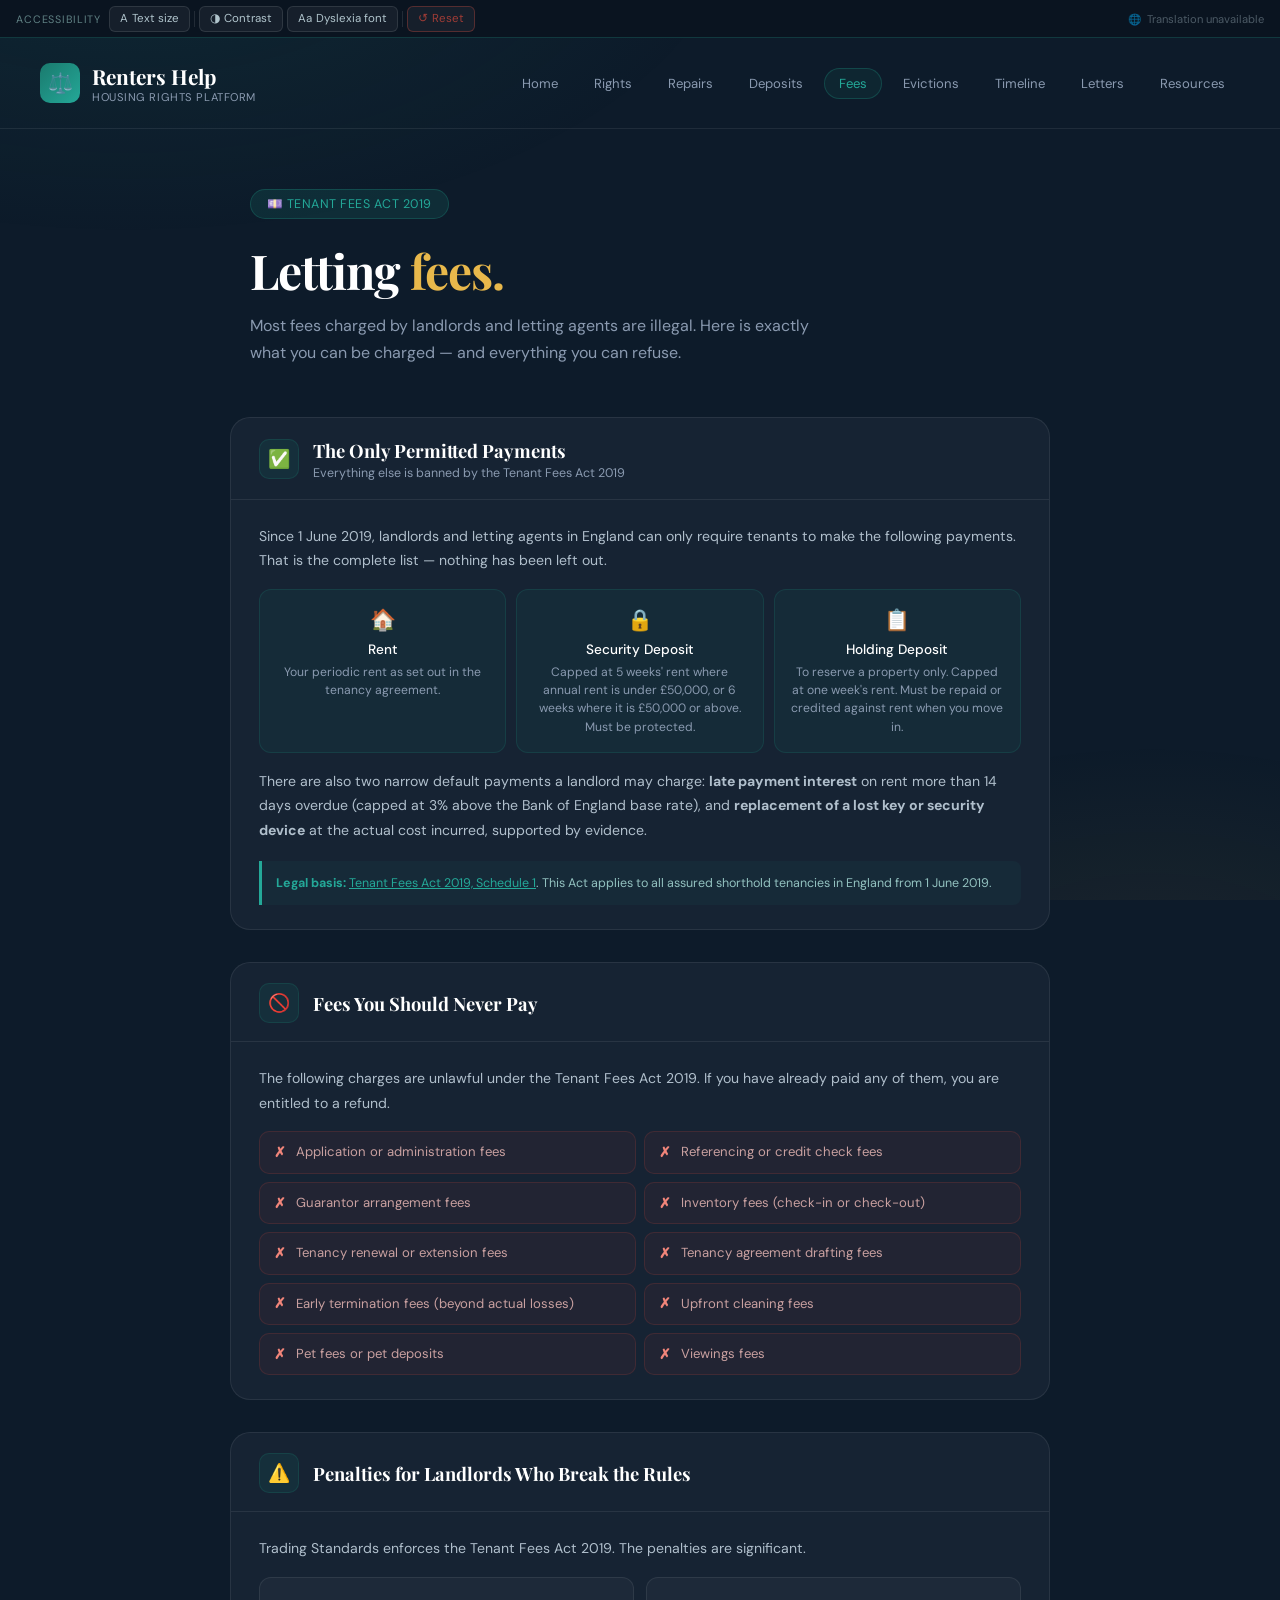
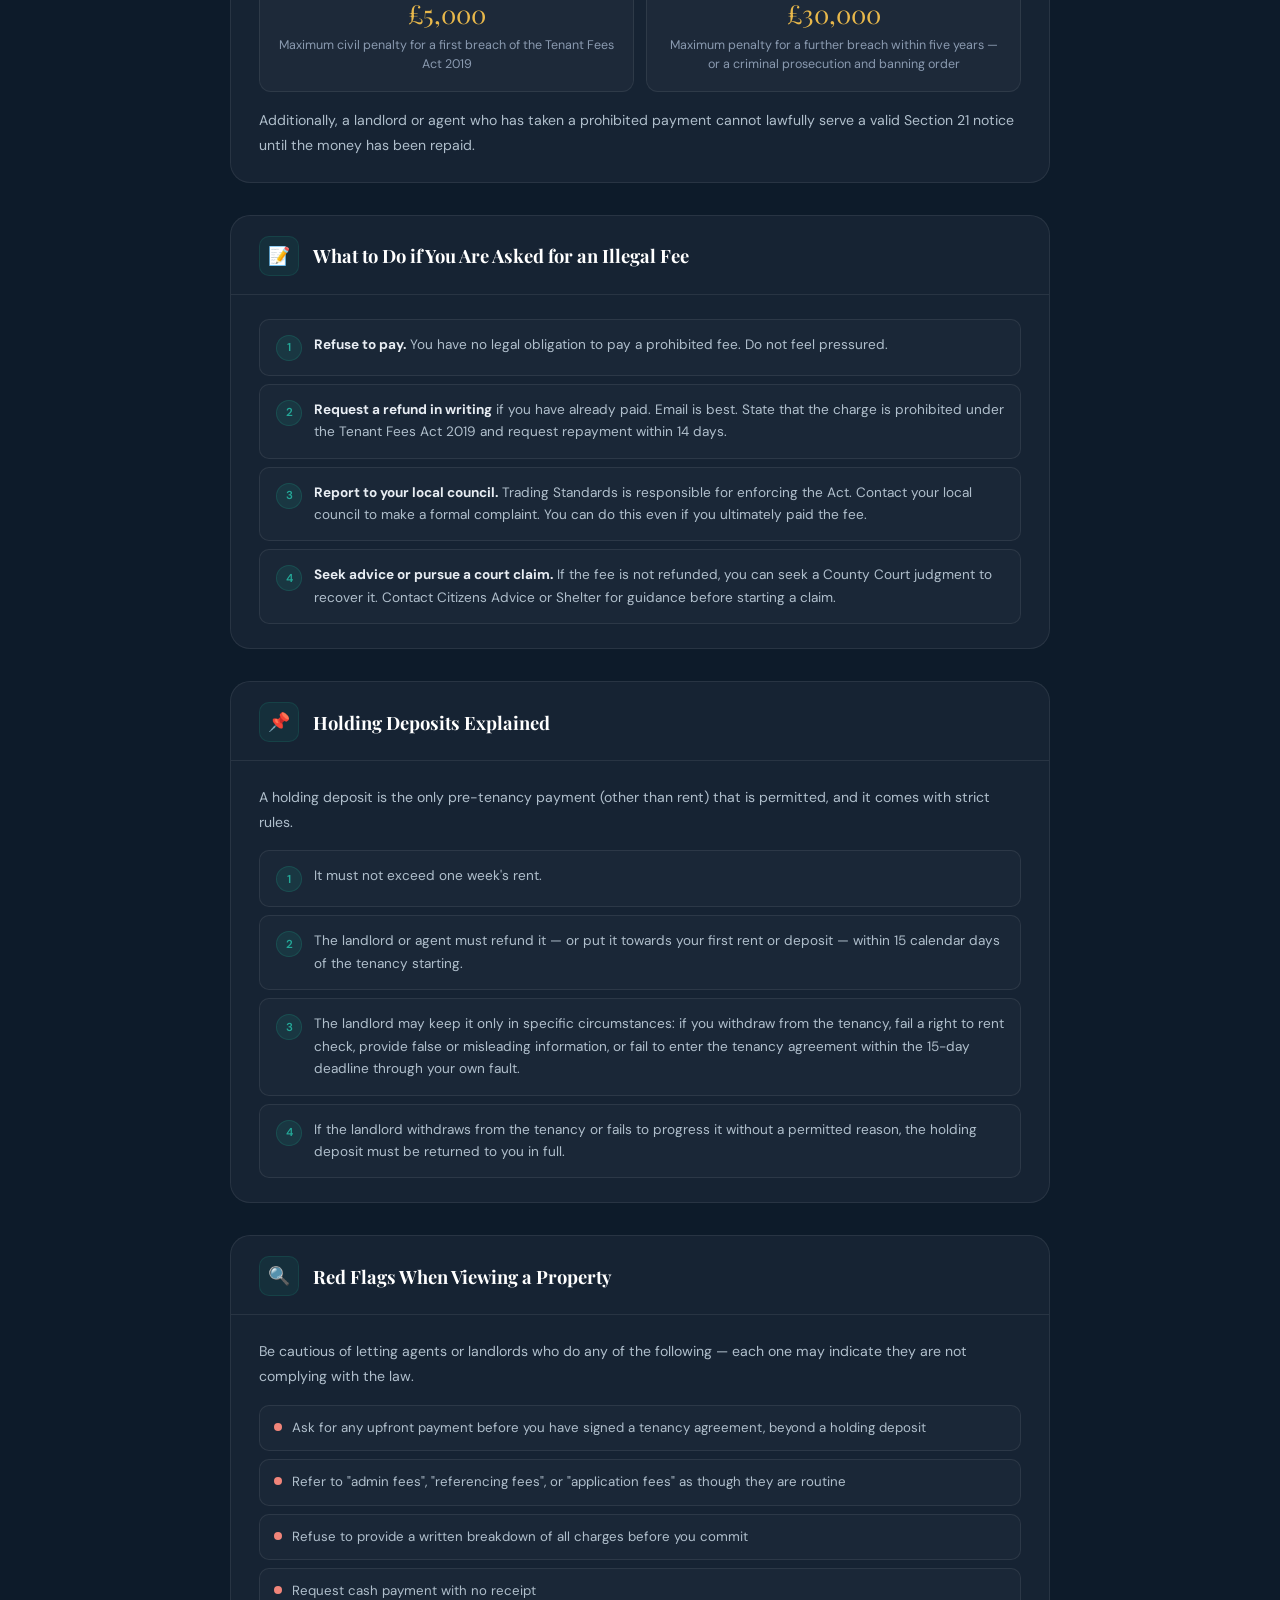
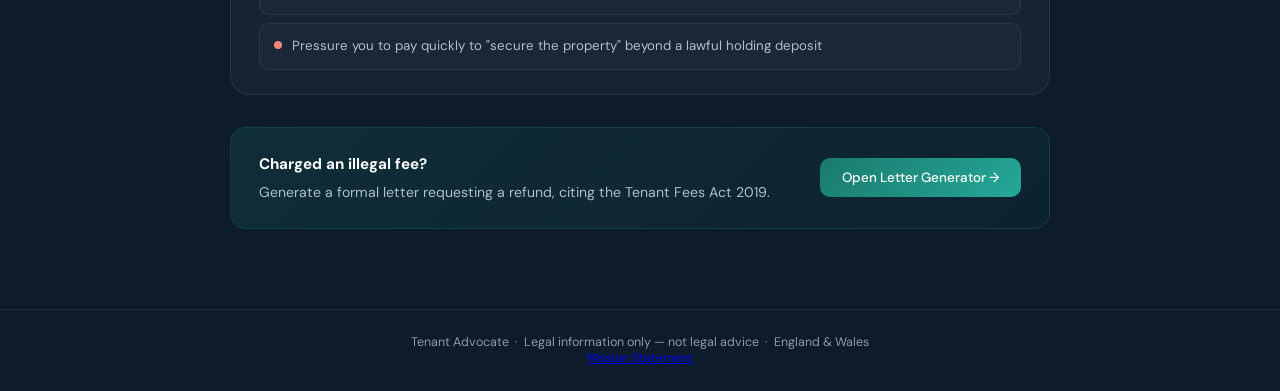
<file: pages/fees.html>
<!DOCTYPE html>
<html lang="en">
<head>
<meta charset="UTF-8">
<meta name="viewport" content="width=device-width, initial-scale=1.0">
<title>Fees &amp; Charges – Renters Help</title>
<link rel="stylesheet" href="../styles.css">
<link rel="stylesheet" href="../accessibility.css">
<style>
/* Permitted payments */
.permitted-grid { display: grid; grid-template-columns: repeat(3, 1fr); gap: 10px; margin-bottom: 16px; }
.permitted-card {
  background: rgba(26,122,110,0.1); border: 1px solid rgba(26,122,110,0.25);
  border-radius: 12px; padding: 16px; text-align: center;
}
.permitted-card .pc-icon { font-size: 1.3rem; margin-bottom: 8px; }
.permitted-card h4 { color: #fff; font-size: 0.85rem; font-weight: 500; margin-bottom: 5px; }
.permitted-card p  { color: var(--muted); font-size: 0.76rem; line-height: 1.5; }

/* Banned fees */
.banned-grid { display: grid; grid-template-columns: 1fr 1fr; gap: 8px; }
.banned-item {
  display: flex; align-items: center; gap: 10px;
  background: rgba(231,76,60,0.06); border: 1px solid rgba(231,76,60,0.15);
  border-radius: 10px; padding: 11px 14px;
}
.banned-item .x { color: #f1857a; font-size: 0.85rem; flex-shrink: 0; font-weight: 700; }
.banned-item p { color: #c9a0a0; font-size: 0.82rem; line-height: 1.4; }

/* Penalties */
.penalty-row { display: grid; grid-template-columns: 1fr 1fr; gap: 12px; }
.penalty-card {
  background: rgba(255,255,255,0.03); border: 1px solid var(--border);
  border-radius: 12px; padding: 18px; text-align: center;
}
.penalty-card .pen-val   { font-family: 'Playfair Display', serif; font-size: 1.6rem; color: var(--gold); margin-bottom: 6px; }
.penalty-card .pen-label { color: var(--muted); font-size: 0.78rem; line-height: 1.5; }

/* Red flags */
.redflag-list { display: flex; flex-direction: column; gap: 8px; }
.redflag-item {
  display: flex; align-items: flex-start; gap: 10px;
  background: rgba(255,255,255,0.02); border: 1px solid var(--border);
  border-radius: 10px; padding: 12px 14px;
}
.redflag-dot { width: 8px; height: 8px; border-radius: 50%; background: #f1857a; flex-shrink: 0; margin-top: 5px; }
.redflag-item p { color: #b0bfcc; font-size: 0.83rem; line-height: 1.55; }

@media (max-width: 768px) {
  .permitted-grid, .banned-grid, .penalty-row { grid-template-columns: 1fr; }
}
</style>
</head>
<body>

<header>
  <a class="logo" href="../index.html">
    <div class="logo-icon">⚖️</div>
    <div><h1>Renters Help</h1><p>Housing Rights Platform</p></div>
  </a>
  <nav>
    <a href="../index.html">Home</a>
    <a href="know-your-rights.html">Rights</a>
    <a href="repairs.html">Repairs</a>
    <a href="deposits.html">Deposits</a>
    <a href="fees.html" class="active">Fees</a>
    <a href="evictions.html">Evictions</a>
    <a href="timeline-tool.html">Timeline</a>
    <a href="letters.html">Letters</a>
    <a href="resources.html">Resources</a>
  </nav>
</header>

<div class="hero">
  <div class="hero-badge">💷 Tenant Fees Act 2019</div>
  <h2>Letting <em>fees.</em></h2>
  <p>Most fees charged by landlords and letting agents are illegal. Here is exactly what you can be charged — and everything you can refuse.</p>
</div>

<div class="content">

  <!-- PERMITTED PAYMENTS -->
  <div class="section-card">
    <div class="section-card-header">
      <div class="section-icon">✅</div>
      <div>
        <h3>The Only Permitted Payments</h3>
        <p>Everything else is banned by the Tenant Fees Act 2019</p>
      </div>
    </div>
    <div class="section-card-body">
      <p>Since 1 June 2019, landlords and letting agents in England can only require tenants to make the following payments. That is the complete list — nothing has been left out.</p>
      <div class="permitted-grid">
        <div class="permitted-card">
          <div class="pc-icon">🏠</div>
          <h4>Rent</h4>
          <p>Your periodic rent as set out in the tenancy agreement.</p>
        </div>
        <div class="permitted-card">
          <div class="pc-icon">🔒</div>
          <h4>Security Deposit</h4>
          <p>Capped at 5 weeks' rent where annual rent is under £50,000, or 6 weeks where it is £50,000 or above. Must be protected.</p>
        </div>
        <div class="permitted-card">
          <div class="pc-icon">📋</div>
          <h4>Holding Deposit</h4>
          <p>To reserve a property only. Capped at one week's rent. Must be repaid or credited against rent when you move in.</p>
        </div>
      </div>
      <p>There are also two narrow default payments a landlord may charge: <strong>late payment interest</strong> on rent more than 14 days overdue (capped at 3% above the Bank of England base rate), and <strong>replacement of a lost key or security device</strong> at the actual cost incurred, supported by evidence.</p>
      <div class="legal-ref">
        <strong>Legal basis:</strong> <a href="https://www.legislation.gov.uk/ukpga/2019/4/contents" target="_blank">Tenant Fees Act 2019, Schedule 1</a>. This Act applies to all assured shorthold tenancies in England from 1 June 2019.
      </div>
    </div>
  </div>

  <!-- BANNED FEES -->
  <div class="section-card">
    <div class="section-card-header">
      <div class="section-icon">🚫</div>
      <h3>Fees You Should Never Pay</h3>
    </div>
    <div class="section-card-body">
      <p>The following charges are unlawful under the Tenant Fees Act 2019. If you have already paid any of them, you are entitled to a refund.</p>
      <div class="banned-grid">
        <div class="banned-item"><span class="x">✗</span><p>Application or administration fees</p></div>
        <div class="banned-item"><span class="x">✗</span><p>Referencing or credit check fees</p></div>
        <div class="banned-item"><span class="x">✗</span><p>Guarantor arrangement fees</p></div>
        <div class="banned-item"><span class="x">✗</span><p>Inventory fees (check-in or check-out)</p></div>
        <div class="banned-item"><span class="x">✗</span><p>Tenancy renewal or extension fees</p></div>
        <div class="banned-item"><span class="x">✗</span><p>Tenancy agreement drafting fees</p></div>
        <div class="banned-item"><span class="x">✗</span><p>Early termination fees (beyond actual losses)</p></div>
        <div class="banned-item"><span class="x">✗</span><p>Upfront cleaning fees</p></div>
        <div class="banned-item"><span class="x">✗</span><p>Pet fees or pet deposits</p></div>
        <div class="banned-item"><span class="x">✗</span><p>Viewings fees</p></div>
      </div>
    </div>
  </div>

  <!-- PENALTIES -->
  <div class="section-card">
    <div class="section-card-header">
      <div class="section-icon">⚠️</div>
      <h3>Penalties for Landlords Who Break the Rules</h3>
    </div>
    <div class="section-card-body">
      <p>Trading Standards enforces the Tenant Fees Act 2019. The penalties are significant.</p>
      <div class="penalty-row">
        <div class="penalty-card">
          <div class="pen-val">£5,000</div>
          <div class="pen-label">Maximum civil penalty for a first breach of the Tenant Fees Act 2019</div>
        </div>
        <div class="penalty-card">
          <div class="pen-val">£30,000</div>
          <div class="pen-label">Maximum penalty for a further breach within five years — or a criminal prosecution and banning order</div>
        </div>
      </div>
      <p style="margin-top:16px;">Additionally, a landlord or agent who has taken a prohibited payment cannot lawfully serve a valid Section 21 notice until the money has been repaid.</p>
    </div>
  </div>

  <!-- WHAT TO DO -->
  <div class="section-card">
    <div class="section-card-header">
      <div class="section-icon">📝</div>
      <h3>What to Do if You Are Asked for an Illegal Fee</h3>
    </div>
    <div class="section-card-body">
      <div class="steps-list">
        <div class="step-item"><div class="step-num">1</div><p><strong>Refuse to pay.</strong> You have no legal obligation to pay a prohibited fee. Do not feel pressured.</p></div>
        <div class="step-item"><div class="step-num">2</div><p><strong>Request a refund in writing</strong> if you have already paid. Email is best. State that the charge is prohibited under the Tenant Fees Act 2019 and request repayment within 14 days.</p></div>
        <div class="step-item"><div class="step-num">3</div><p><strong>Report to your local council.</strong> Trading Standards is responsible for enforcing the Act. Contact your local council to make a formal complaint. You can do this even if you ultimately paid the fee.</p></div>
        <div class="step-item"><div class="step-num">4</div><p><strong>Seek advice or pursue a court claim.</strong> If the fee is not refunded, you can seek a County Court judgment to recover it. Contact Citizens Advice or Shelter for guidance before starting a claim.</p></div>
      </div>
    </div>
  </div>

  <!-- HOLDING DEPOSITS -->
  <div class="section-card">
    <div class="section-card-header">
      <div class="section-icon">📌</div>
      <h3>Holding Deposits Explained</h3>
    </div>
    <div class="section-card-body">
      <p>A holding deposit is the only pre-tenancy payment (other than rent) that is permitted, and it comes with strict rules.</p>
      <div class="steps-list">
        <div class="step-item"><div class="step-num">1</div><p>It must not exceed one week's rent.</p></div>
        <div class="step-item"><div class="step-num">2</div><p>The landlord or agent must refund it — or put it towards your first rent or deposit — within 15 calendar days of the tenancy starting.</p></div>
        <div class="step-item"><div class="step-num">3</div><p>The landlord may keep it only in specific circumstances: if you withdraw from the tenancy, fail a right to rent check, provide false or misleading information, or fail to enter the tenancy agreement within the 15-day deadline through your own fault.</p></div>
        <div class="step-item"><div class="step-num">4</div><p>If the landlord withdraws from the tenancy or fails to progress it without a permitted reason, the holding deposit must be returned to you in full.</p></div>
      </div>
    </div>
  </div>

  <!-- RED FLAGS -->
  <div class="section-card">
    <div class="section-card-header">
      <div class="section-icon">🔍</div>
      <h3>Red Flags When Viewing a Property</h3>
    </div>
    <div class="section-card-body">
      <p>Be cautious of letting agents or landlords who do any of the following — each one may indicate they are not complying with the law.</p>
      <div class="redflag-list">
        <div class="redflag-item"><div class="redflag-dot"></div><p>Ask for any upfront payment before you have signed a tenancy agreement, beyond a holding deposit</p></div>
        <div class="redflag-item"><div class="redflag-dot"></div><p>Refer to "admin fees", "referencing fees", or "application fees" as though they are routine</p></div>
        <div class="redflag-item"><div class="redflag-dot"></div><p>Refuse to provide a written breakdown of all charges before you commit</p></div>
        <div class="redflag-item"><div class="redflag-dot"></div><p>Request cash payment with no receipt</p></div>
        <div class="redflag-item"><div class="redflag-dot"></div><p>Pressure you to pay quickly to "secure the property" beyond a lawful holding deposit</p></div>
      </div>
    </div>
  </div>

  <div class="cta-banner">
    <p>
      <strong>Charged an illegal fee?</strong>
      Generate a formal letter requesting a refund, citing the Tenant Fees Act 2019.
    </p>
    <a class="cta-btn" href="letters.html">Open Letter Generator →</a>
  </div>

</div>

<footer>
  <p>Tenant Advocate &nbsp;·&nbsp; Legal information only — not legal advice &nbsp;·&nbsp; England &amp; Wales</p> <a href="Statement.pdf">Mission Statement</a>
</footer>
</body>
<script src="../accessibility.js"></script>
</html>
</file>
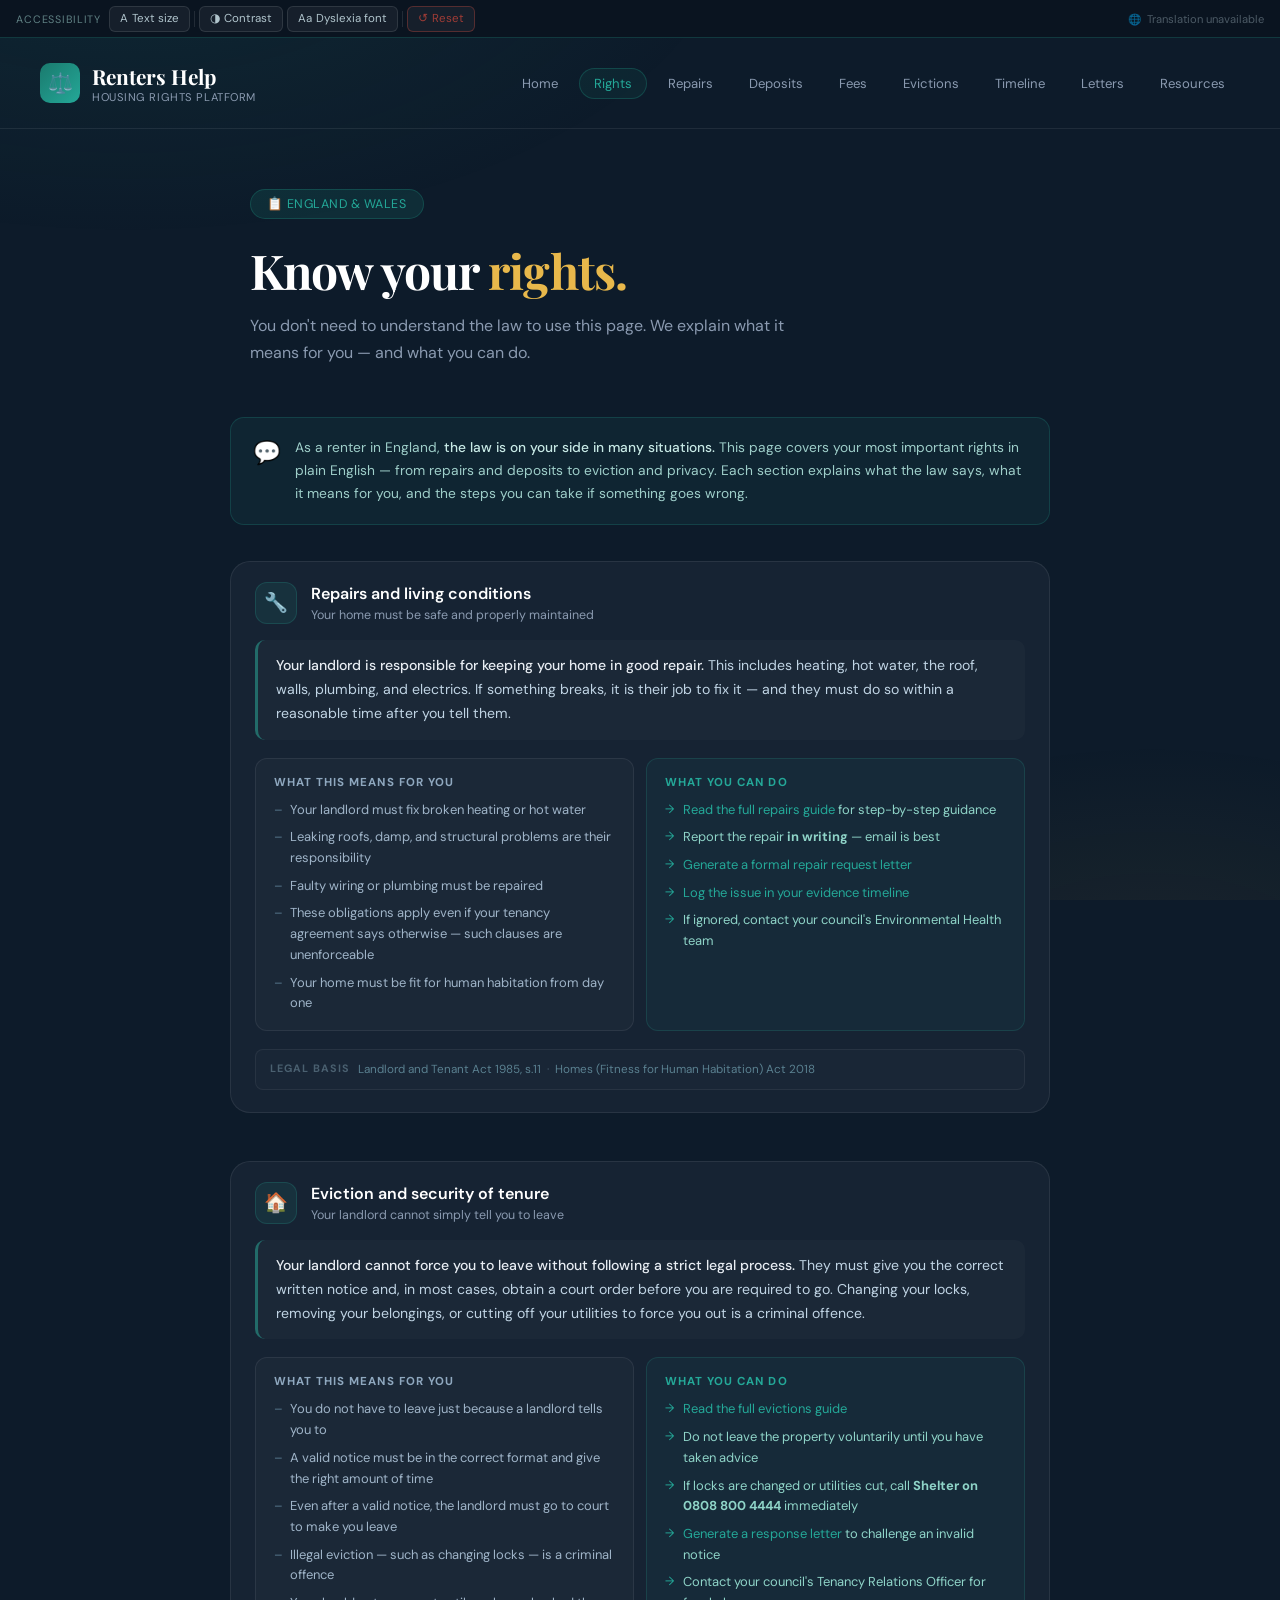
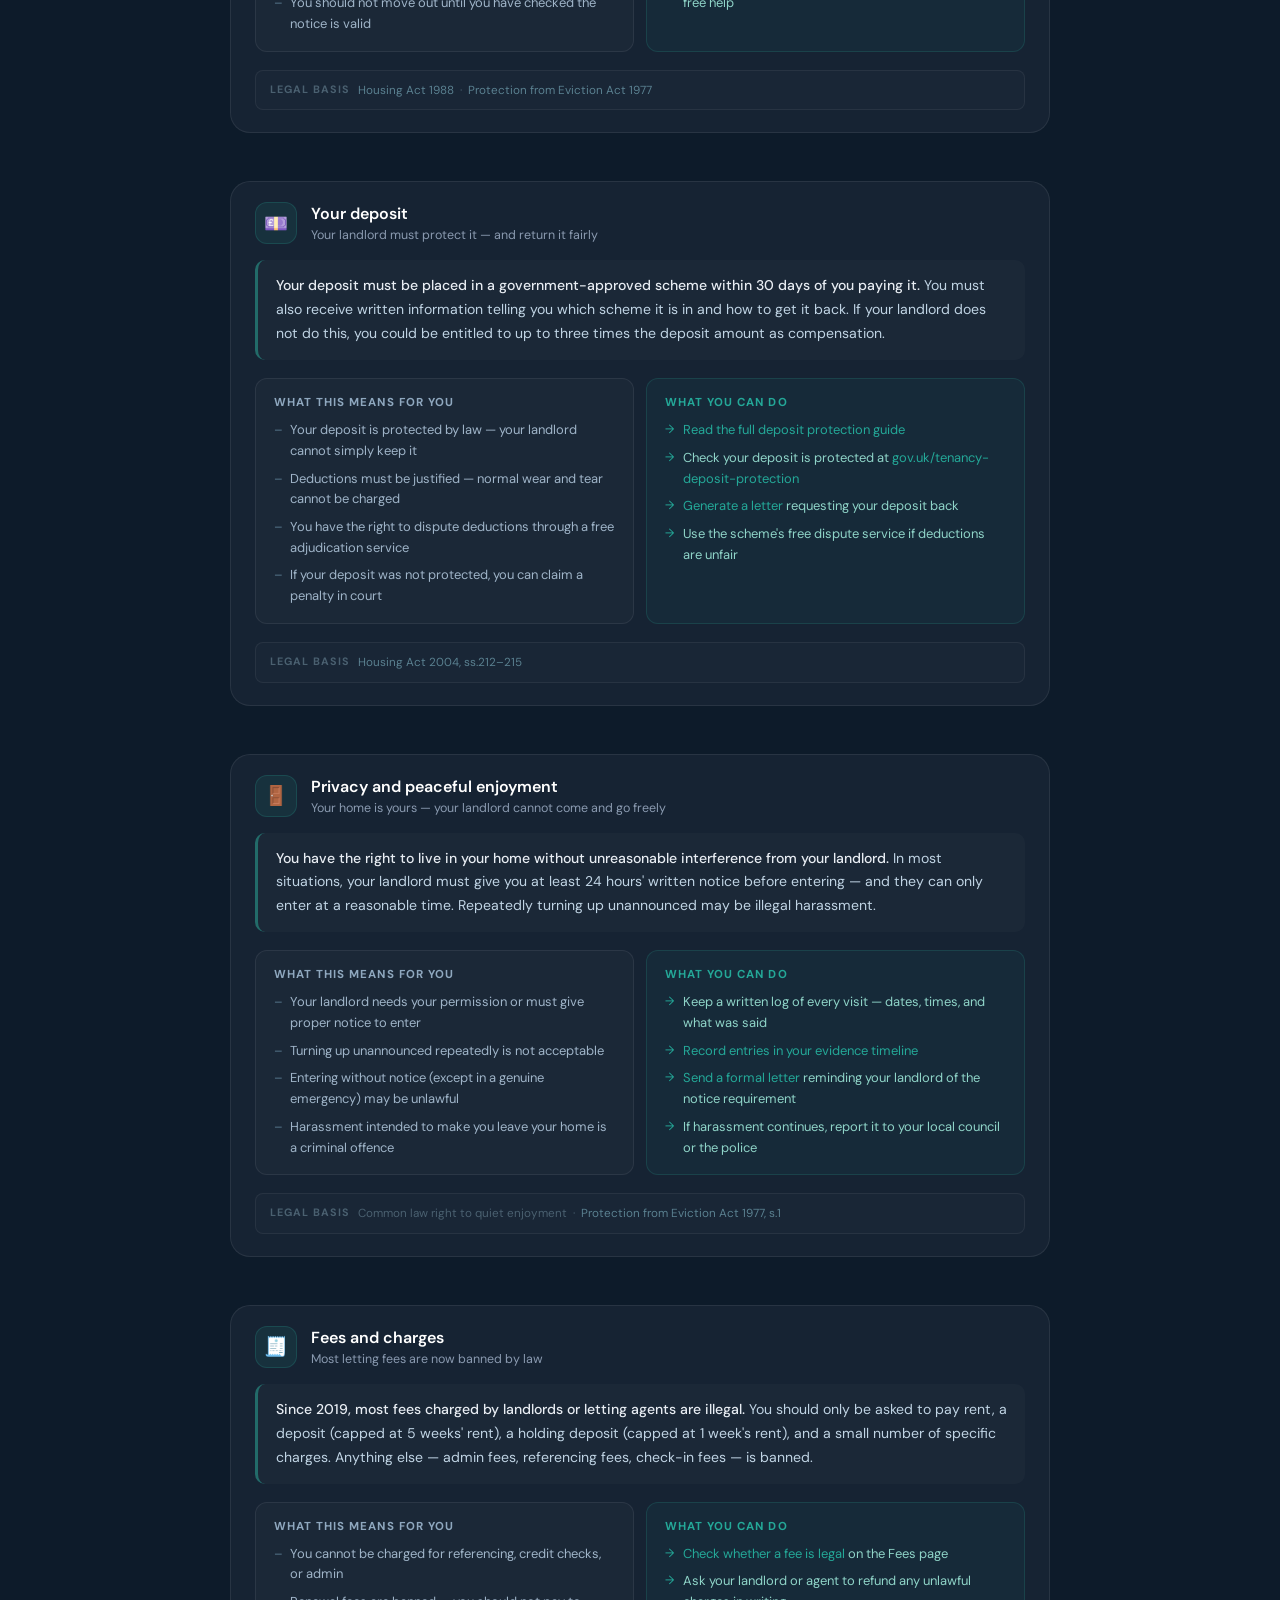
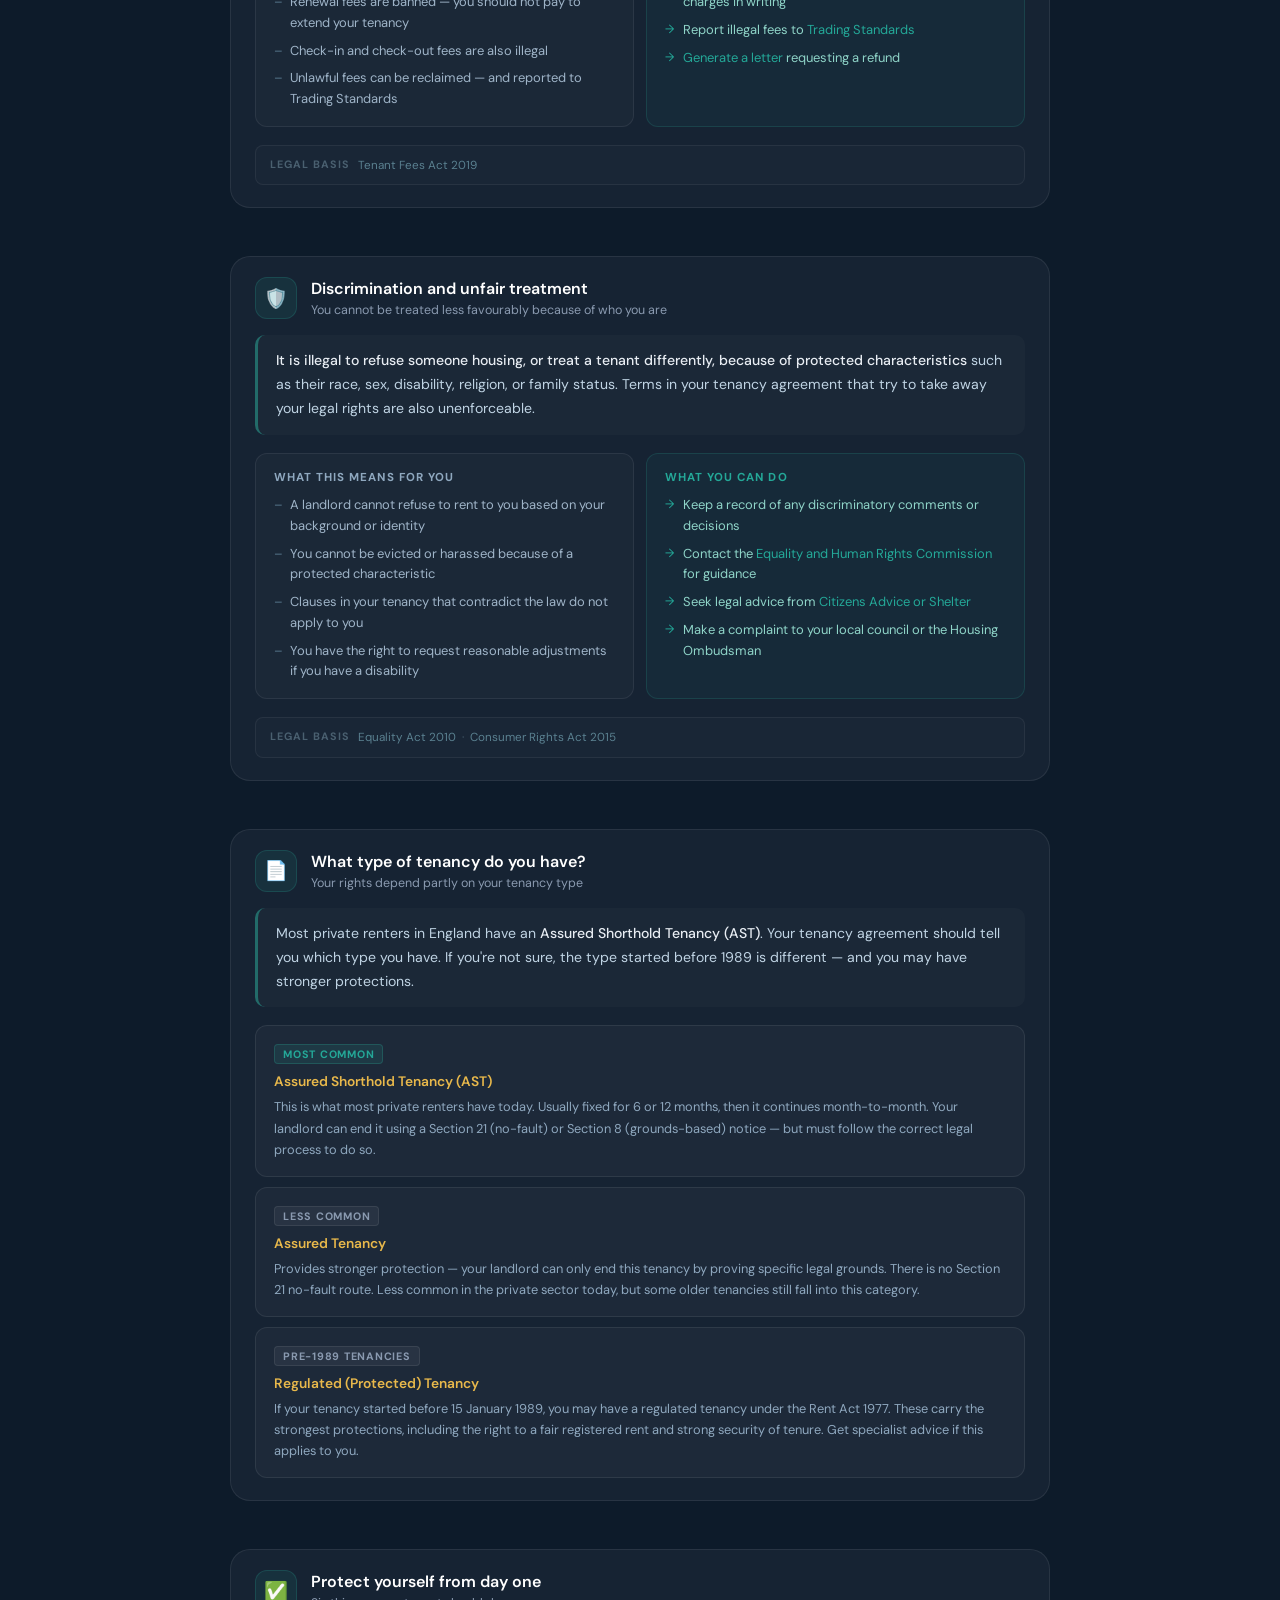
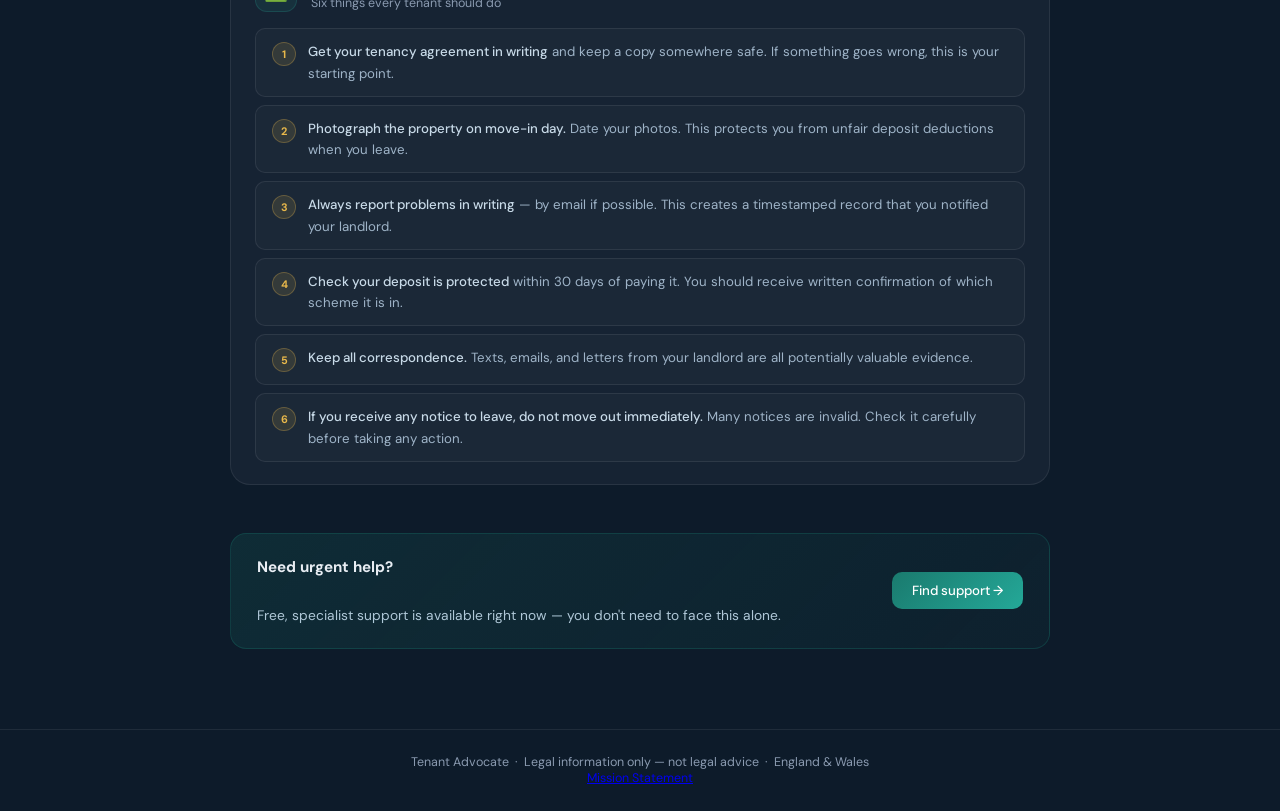
<file: pages/know-your-rights.html>
<!DOCTYPE html>
<html lang="en">
<head>
<meta charset="UTF-8">
<meta name="viewport" content="width=device-width, initial-scale=1.0">
<title>Know Your Rights – Renters Help</title>
<link rel="stylesheet" href="../styles.css">
<link rel="stylesheet" href="../accessibility.css">
<style>

/* ══════════════════════════════════════════
   KNOW YOUR RIGHTS — PAGE STYLES
   ══════════════════════════════════════════ */

/* ── Intro box ── */
.intro-box {
  background: rgba(42,174,156,0.07);
  border: 1px solid rgba(42,174,156,0.2);
  border-radius: 14px;
  padding: 18px 22px;
  margin-bottom: 4px;
  display: flex;
  gap: 14px;
  align-items: flex-start;
}
.intro-box-icon { font-size: 1.4rem; flex-shrink: 0; margin-top: 2px; }
.intro-box p {
  font-size: 0.86rem;
  color: #9fcfca;
  line-height: 1.7;
  margin: 0;
}
.intro-box p strong { color: #c8eae6; font-weight: 500; }

/* ── Rights section cards ── */
.rights-section {
  background: var(--card-bg);
  border: 1px solid var(--border);
  border-radius: 20px;
  overflow: hidden;
  margin-bottom: 16px;
}

.rights-section-head {
  padding: 20px 24px 0;
  display: flex;
  align-items: center;
  gap: 14px;
}
.rs-icon {
  width: 42px; height: 42px; border-radius: 12px;
  background: rgba(42,174,156,0.1);
  border: 1px solid rgba(42,174,156,0.2);
  display: flex; align-items: center; justify-content: center;
  font-size: 1.2rem; flex-shrink: 0;
}
.rights-section-head h3 {
  font-size: 1rem;
  font-weight: 600;
  color: #fff;
  margin-bottom: 3px;
}
.rights-section-head .rs-subtitle {
  font-size: 0.78rem;
  color: var(--muted);
  margin: 0;
}

.rights-section-body {
  padding: 16px 24px 22px;
  display: flex;
  flex-direction: column;
  gap: 18px;
}

/* Plain English summary */
.plain-summary {
  font-size: 0.88rem;
  color: #c0d4e4;
  line-height: 1.7;
  padding: 14px 18px;
  background: rgba(255,255,255,0.025);
  border-radius: 10px;
  border-left: 3px solid rgba(42,174,156,0.5);
}
.plain-summary strong { color: #e8edf3; font-weight: 500; }

/* Two-col layout for "means" + "do" */
.means-do-grid {
  display: grid;
  grid-template-columns: 1fr 1fr;
  gap: 12px;
}

.means-col, .do-col {
  border-radius: 12px;
  padding: 16px 18px;
}
.means-col {
  background: rgba(255,255,255,0.025);
  border: 1px solid rgba(255,255,255,0.07);
}
.do-col {
  background: rgba(42,174,156,0.06);
  border: 1px solid rgba(42,174,156,0.18);
}

.means-col h4 {
  font-size: 0.72rem;
  font-weight: 700;
  text-transform: uppercase;
  letter-spacing: 0.09em;
  color: #8fa8bf;
  margin-bottom: 10px;
}
.do-col h4 {
  font-size: 0.72rem;
  font-weight: 700;
  text-transform: uppercase;
  letter-spacing: 0.09em;
  color: var(--teal-light);
  margin-bottom: 10px;
}

.means-col ul, .do-col ul {
  margin: 0;
  padding: 0;
  list-style: none;
  display: flex;
  flex-direction: column;
  gap: 7px;
}
.means-col ul li {
  font-size: 0.81rem;
  color: #9fb4c8;
  line-height: 1.6;
  padding-left: 16px;
  position: relative;
}
.means-col ul li::before {
  content: '–';
  position: absolute;
  left: 0;
  color: #5a7a8f;
}
.do-col ul li {
  font-size: 0.81rem;
  color: #8fd4c8;
  line-height: 1.6;
  padding-left: 18px;
  position: relative;
}
.do-col ul li::before {
  content: '→';
  position: absolute;
  left: 0;
  color: var(--teal-light);
  font-size: 0.75rem;
}
.do-col ul li a {
  color: var(--teal-light);
  text-decoration: none;
}
.do-col ul li a:hover { text-decoration: underline; }

/* Legal basis (de-emphasised) */
.legal-basis {
  display: flex;
  align-items: flex-start;
  gap: 8px;
  padding: 10px 14px;
  background: rgba(255,255,255,0.015);
  border: 1px solid rgba(255,255,255,0.06);
  border-radius: 8px;
}
.legal-basis-label {
  font-size: 0.67rem;
  font-weight: 700;
  text-transform: uppercase;
  letter-spacing: 0.09em;
  color: #4a6070;
  white-space: nowrap;
  margin-top: 1px;
  flex-shrink: 0;
}
.legal-basis-text {
  font-size: 0.73rem;
  color: #4a6070;
  line-height: 1.6;
}
.legal-basis-text a {
  color: #5a8090;
  text-decoration: none;
}
.legal-basis-text a:hover {
  color: var(--teal-light);
  text-decoration: underline;
}

/* ── Tenancy types (simplified) ── */
.tenancy-list {
  display: flex;
  flex-direction: column;
  gap: 10px;
}
.tenancy-item {
  background: rgba(255,255,255,0.03);
  border: 1px solid var(--border);
  border-radius: 12px;
  padding: 16px 18px;
}
.tenancy-item h4 {
  font-size: 0.86rem;
  font-weight: 600;
  color: var(--gold);
  margin-bottom: 6px;
}
.tenancy-item p {
  font-size: 0.8rem;
  color: #8fa8bf;
  line-height: 1.65;
  margin: 0;
}
.tenancy-item .tenancy-tag {
  display: inline-block;
  font-size: 0.67rem;
  font-weight: 700;
  text-transform: uppercase;
  letter-spacing: 0.07em;
  padding: 2px 8px;
  border-radius: 4px;
  margin-bottom: 8px;
}
.tag-common { background: rgba(42,174,156,0.12); color: var(--teal-light); border: 1px solid rgba(42,174,156,0.25); }
.tag-less   { background: rgba(255,255,255,0.05); color: var(--muted); border: 1px solid var(--border); }

/* ── Quick checklist ── */
.checklist {
  display: flex;
  flex-direction: column;
  gap: 8px;
}
.check-item {
  display: flex;
  align-items: flex-start;
  gap: 12px;
  background: rgba(255,255,255,0.025);
  border: 1px solid var(--border);
  border-radius: 10px;
  padding: 12px 16px;
}
.check-num {
  width: 24px; height: 24px; flex-shrink: 0;
  background: rgba(232,184,75,0.12);
  border: 1px solid rgba(232,184,75,0.28);
  border-radius: 50%;
  font-size: 0.68rem; font-weight: 700; color: var(--gold);
  display: flex; align-items: center; justify-content: center;
  margin-top: 1px;
}
.check-item p {
  font-size: 0.83rem;
  color: #9fb4c8;
  line-height: 1.6;
  margin: 0;
}
.check-item p strong { color: #c8dae8; font-weight: 500; }

/* ── CTA banner ── */
.cta-banner {
  background: linear-gradient(135deg, rgba(26,122,110,0.18), rgba(26,122,110,0.06));
  border: 1px solid rgba(26,122,110,0.3);
  border-radius: 16px;
  padding: 22px 26px;
  display: flex; align-items: center; justify-content: space-between;
  gap: 20px; flex-wrap: wrap;
}
.cta-banner p { margin: 0; font-size: 0.86rem; color: #b0c8d8; line-height: 1.55; }
.cta-banner p strong { color: #e8edf3; }
.cta-btn {
  display: inline-flex; align-items: center; gap: 6px;
  white-space: nowrap; padding: 10px 20px;
  background: linear-gradient(135deg, var(--teal), var(--teal-light));
  color: #fff; font-size: 0.83rem; font-weight: 500;
  border-radius: 10px; text-decoration: none;
  transition: opacity 0.2s, transform 0.15s;
}
.cta-btn:hover { opacity: 0.88; transform: translateY(-1px); }

/* ── Responsive ── */
@media (max-width: 768px) {
  .means-do-grid { grid-template-columns: 1fr; }
  .rights-section-body { padding: 14px 18px 20px; }
  .rights-section-head { padding: 16px 18px 0; }
}
</style>
</head>
<body>

<header>
  <a class="logo" href="../index.html">
    <div class="logo-icon">⚖️</div>
    <div><h1>Renters Help</h1><p>Housing Rights Platform</p></div>
  </a>
  <nav>
    <a href="../index.html">Home</a>
    <a href="know-your-rights.html" class="active">Rights</a>
    <a href="repairs.html">Repairs</a>
    <a href="deposits.html">Deposits</a>
    <a href="fees.html">Fees</a>
    <a href="evictions.html">Evictions</a>
    <a href="timeline-tool.html">Timeline</a>
    <a href="letters.html">Letters</a>
    <a href="resources.html">Resources</a>
  </nav>
</header>

<div class="hero">
  <div class="hero-badge">📋 England &amp; Wales</div>
  <h2>Know your <em>rights.</em></h2>
  <p>You don't need to understand the law to use this page. We explain what it means for you — and what you can do.</p>
</div>

<div class="content">

  <!-- INTRO -->
  <div class="intro-box">
    <span class="intro-box-icon">💬</span>
    <p>As a renter in England, <strong>the law is on your side in many situations.</strong> This page covers your most important rights in plain English — from repairs and deposits to eviction and privacy. Each section explains what the law says, what it means for you, and the steps you can take if something goes wrong.</p>
  </div>


  <!-- ══ 1. REPAIRS & LIVING CONDITIONS ══ -->
  <div class="rights-section">
    <div class="rights-section-head">
      <div class="rs-icon">🔧</div>
      <div>
        <h3>Repairs and living conditions</h3>
        <p class="rs-subtitle">Your home must be safe and properly maintained</p>
      </div>
    </div>
    <div class="rights-section-body">

      <div class="plain-summary">
        <strong>Your landlord is responsible for keeping your home in good repair.</strong> This includes heating, hot water, the roof, walls, plumbing, and electrics. If something breaks, it is their job to fix it — and they must do so within a reasonable time after you tell them.
      </div>

      <div class="means-do-grid">
        <div class="means-col">
          <h4>What this means for you</h4>
          <ul>
            <li>Your landlord must fix broken heating or hot water</li>
            <li>Leaking roofs, damp, and structural problems are their responsibility</li>
            <li>Faulty wiring or plumbing must be repaired</li>
            <li>These obligations apply even if your tenancy agreement says otherwise — such clauses are unenforceable</li>
            <li>Your home must be fit for human habitation from day one</li>
          </ul>
        </div>
        <div class="do-col">
          <h4>What you can do</h4>
          <ul>
            <li><a href="repairs.html">Read the full repairs guide</a> for step-by-step guidance</li>
            <li>Report the repair <strong>in writing</strong> — email is best</li>
            <li><a href="letters.html">Generate a formal repair request letter</a></li>
            <li><a href="timeline-tool.html">Log the issue in your evidence timeline</a></li>
            <li>If ignored, contact your council's Environmental Health team</li>
          </ul>
        </div>
      </div>

      <div class="legal-basis">
        <span class="legal-basis-label">Legal basis</span>
        <span class="legal-basis-text">
          <a href="https://www.legislation.gov.uk/ukpga/1985/70/section/11" target="_blank" rel="noopener">Landlord and Tenant Act 1985, s.11</a> &nbsp;·&nbsp;
          <a href="https://www.legislation.gov.uk/ukpga/2018/34/contents" target="_blank" rel="noopener">Homes (Fitness for Human Habitation) Act 2018</a>
        </span>
      </div>
    </div>
  </div>


  <!-- ══ 2. EVICTION & SECURITY ══ -->
  <div class="rights-section">
    <div class="rights-section-head">
      <div class="rs-icon">🏠</div>
      <div>
        <h3>Eviction and security of tenure</h3>
        <p class="rs-subtitle">Your landlord cannot simply tell you to leave</p>
      </div>
    </div>
    <div class="rights-section-body">

      <div class="plain-summary">
        <strong>Your landlord cannot force you to leave without following a strict legal process.</strong> They must give you the correct written notice and, in most cases, obtain a court order before you are required to go. Changing your locks, removing your belongings, or cutting off your utilities to force you out is a criminal offence.
      </div>

      <div class="means-do-grid">
        <div class="means-col">
          <h4>What this means for you</h4>
          <ul>
            <li>You do not have to leave just because a landlord tells you to</li>
            <li>A valid notice must be in the correct format and give the right amount of time</li>
            <li>Even after a valid notice, the landlord must go to court to make you leave</li>
            <li>Illegal eviction — such as changing locks — is a criminal offence</li>
            <li>You should not move out until you have checked the notice is valid</li>
          </ul>
        </div>
        <div class="do-col">
          <h4>What you can do</h4>
          <ul>
            <li><a href="evictions.html">Read the full evictions guide</a></li>
            <li>Do not leave the property voluntarily until you have taken advice</li>
            <li>If locks are changed or utilities cut, call <strong>Shelter on 0808 800 4444</strong> immediately</li>
            <li><a href="letters.html">Generate a response letter</a> to challenge an invalid notice</li>
            <li>Contact your council's Tenancy Relations Officer for free help</li>
          </ul>
        </div>
      </div>

      <div class="legal-basis">
        <span class="legal-basis-label">Legal basis</span>
        <span class="legal-basis-text">
          <a href="https://www.legislation.gov.uk/ukpga/1988/50/contents" target="_blank" rel="noopener">Housing Act 1988</a> &nbsp;·&nbsp;
          <a href="https://www.legislation.gov.uk/ukpga/1977/43/contents" target="_blank" rel="noopener">Protection from Eviction Act 1977</a>
        </span>
      </div>
    </div>
  </div>


  <!-- ══ 3. DEPOSITS ══ -->
  <div class="rights-section">
    <div class="rights-section-head">
      <div class="rs-icon">💷</div>
      <div>
        <h3>Your deposit</h3>
        <p class="rs-subtitle">Your landlord must protect it — and return it fairly</p>
      </div>
    </div>
    <div class="rights-section-body">

      <div class="plain-summary">
        <strong>Your deposit must be placed in a government-approved scheme within 30 days of you paying it.</strong> You must also receive written information telling you which scheme it is in and how to get it back. If your landlord does not do this, you could be entitled to up to three times the deposit amount as compensation.
      </div>

      <div class="means-do-grid">
        <div class="means-col">
          <h4>What this means for you</h4>
          <ul>
            <li>Your deposit is protected by law — your landlord cannot simply keep it</li>
            <li>Deductions must be justified — normal wear and tear cannot be charged</li>
            <li>You have the right to dispute deductions through a free adjudication service</li>
            <li>If your deposit was not protected, you can claim a penalty in court</li>
          </ul>
        </div>
        <div class="do-col">
          <h4>What you can do</h4>
          <ul>
            <li><a href="deposits.html">Read the full deposit protection guide</a></li>
            <li>Check your deposit is protected at <a href="https://www.gov.uk/tenancy-deposit-protection" target="_blank" rel="noopener">gov.uk/tenancy-deposit-protection</a></li>
            <li><a href="letters.html">Generate a letter</a> requesting your deposit back</li>
            <li>Use the scheme's free dispute service if deductions are unfair</li>
          </ul>
        </div>
      </div>

      <div class="legal-basis">
        <span class="legal-basis-label">Legal basis</span>
        <span class="legal-basis-text">
          <a href="https://www.legislation.gov.uk/ukpga/2004/34/section/212" target="_blank" rel="noopener">Housing Act 2004, ss.212–215</a>
        </span>
      </div>
    </div>
  </div>


  <!-- ══ 4. PRIVACY & QUIET ENJOYMENT ══ -->
  <div class="rights-section">
    <div class="rights-section-head">
      <div class="rs-icon">🚪</div>
      <div>
        <h3>Privacy and peaceful enjoyment</h3>
        <p class="rs-subtitle">Your home is yours — your landlord cannot come and go freely</p>
      </div>
    </div>
    <div class="rights-section-body">

      <div class="plain-summary">
        <strong>You have the right to live in your home without unreasonable interference from your landlord.</strong> In most situations, your landlord must give you at least 24 hours' written notice before entering — and they can only enter at a reasonable time. Repeatedly turning up unannounced may be illegal harassment.
      </div>

      <div class="means-do-grid">
        <div class="means-col">
          <h4>What this means for you</h4>
          <ul>
            <li>Your landlord needs your permission or must give proper notice to enter</li>
            <li>Turning up unannounced repeatedly is not acceptable</li>
            <li>Entering without notice (except in a genuine emergency) may be unlawful</li>
            <li>Harassment intended to make you leave your home is a criminal offence</li>
          </ul>
        </div>
        <div class="do-col">
          <h4>What you can do</h4>
          <ul>
            <li>Keep a written log of every visit — dates, times, and what was said</li>
            <li><a href="timeline-tool.html">Record entries in your evidence timeline</a></li>
            <li><a href="letters.html">Send a formal letter</a> reminding your landlord of the notice requirement</li>
            <li>If harassment continues, report it to your local council or the police</li>
          </ul>
        </div>
      </div>

      <div class="legal-basis">
        <span class="legal-basis-label">Legal basis</span>
        <span class="legal-basis-text">
          Common law right to quiet enjoyment &nbsp;·&nbsp;
          <a href="https://www.legislation.gov.uk/ukpga/1977/43/section/1" target="_blank" rel="noopener">Protection from Eviction Act 1977, s.1</a>
        </span>
      </div>
    </div>
  </div>


  <!-- ══ 5. FEES ══ -->
  <div class="rights-section">
    <div class="rights-section-head">
      <div class="rs-icon">🧾</div>
      <div>
        <h3>Fees and charges</h3>
        <p class="rs-subtitle">Most letting fees are now banned by law</p>
      </div>
    </div>
    <div class="rights-section-body">

      <div class="plain-summary">
        <strong>Since 2019, most fees charged by landlords or letting agents are illegal.</strong> You should only be asked to pay rent, a deposit (capped at 5 weeks' rent), a holding deposit (capped at 1 week's rent), and a small number of specific charges. Anything else — admin fees, referencing fees, check-in fees — is banned.
      </div>

      <div class="means-do-grid">
        <div class="means-col">
          <h4>What this means for you</h4>
          <ul>
            <li>You cannot be charged for referencing, credit checks, or admin</li>
            <li>Renewal fees are banned — you should not pay to extend your tenancy</li>
            <li>Check-in and check-out fees are also illegal</li>
            <li>Unlawful fees can be reclaimed — and reported to Trading Standards</li>
          </ul>
        </div>
        <div class="do-col">
          <h4>What you can do</h4>
          <ul>
            <li><a href="fees.html">Check whether a fee is legal</a> on the Fees page</li>
            <li>Ask your landlord or agent to refund any unlawful charges in writing</li>
            <li>Report illegal fees to <a href="https://www.tradingstandards.uk" target="_blank" rel="noopener">Trading Standards</a></li>
            <li><a href="letters.html">Generate a letter</a> requesting a refund</li>
          </ul>
        </div>
      </div>

      <div class="legal-basis">
        <span class="legal-basis-label">Legal basis</span>
        <span class="legal-basis-text">
          <a href="https://www.legislation.gov.uk/ukpga/2019/4/contents" target="_blank" rel="noopener">Tenant Fees Act 2019</a>
        </span>
      </div>
    </div>
  </div>


  <!-- ══ 6. DISCRIMINATION & FAIRNESS ══ -->
  <div class="rights-section">
    <div class="rights-section-head">
      <div class="rs-icon">🛡️</div>
      <div>
        <h3>Discrimination and unfair treatment</h3>
        <p class="rs-subtitle">You cannot be treated less favourably because of who you are</p>
      </div>
    </div>
    <div class="rights-section-body">

      <div class="plain-summary">
        <strong>It is illegal to refuse someone housing, or treat a tenant differently, because of protected characteristics</strong> such as their race, sex, disability, religion, or family status. Terms in your tenancy agreement that try to take away your legal rights are also unenforceable.
      </div>

      <div class="means-do-grid">
        <div class="means-col">
          <h4>What this means for you</h4>
          <ul>
            <li>A landlord cannot refuse to rent to you based on your background or identity</li>
            <li>You cannot be evicted or harassed because of a protected characteristic</li>
            <li>Clauses in your tenancy that contradict the law do not apply to you</li>
            <li>You have the right to request reasonable adjustments if you have a disability</li>
          </ul>
        </div>
        <div class="do-col">
          <h4>What you can do</h4>
          <ul>
            <li>Keep a record of any discriminatory comments or decisions</li>
            <li>Contact the <a href="https://www.equalityhumanrights.com" target="_blank" rel="noopener">Equality and Human Rights Commission</a> for guidance</li>
            <li>Seek legal advice from <a href="resources.html">Citizens Advice or Shelter</a></li>
            <li>Make a complaint to your local council or the Housing Ombudsman</li>
          </ul>
        </div>
      </div>

      <div class="legal-basis">
        <span class="legal-basis-label">Legal basis</span>
        <span class="legal-basis-text">
          <a href="https://www.legislation.gov.uk/ukpga/2010/15/contents" target="_blank" rel="noopener">Equality Act 2010</a> &nbsp;·&nbsp;
          <a href="https://www.legislation.gov.uk/ukpga/2015/15/contents" target="_blank" rel="noopener">Consumer Rights Act 2015</a>
        </span>
      </div>
    </div>
  </div>


  <!-- ══ TYPES OF TENANCY (simplified) ══ -->
  <div class="rights-section">
    <div class="rights-section-head">
      <div class="rs-icon">📄</div>
      <div>
        <h3>What type of tenancy do you have?</h3>
        <p class="rs-subtitle">Your rights depend partly on your tenancy type</p>
      </div>
    </div>
    <div class="rights-section-body">

      <div class="plain-summary">
        Most private renters in England have an <strong>Assured Shorthold Tenancy (AST)</strong>. Your tenancy agreement should tell you which type you have. If you're not sure, the type started before 1989 is different — and you may have stronger protections.
      </div>

      <div class="tenancy-list">
        <div class="tenancy-item">
          <div><span class="tenancy-tag tag-common">Most common</span></div>
          <h4>Assured Shorthold Tenancy (AST)</h4>
          <p>This is what most private renters have today. Usually fixed for 6 or 12 months, then it continues month-to-month. Your landlord can end it using a Section 21 (no-fault) or Section 8 (grounds-based) notice — but must follow the correct legal process to do so.</p>
        </div>
        <div class="tenancy-item">
          <div><span class="tenancy-tag tag-less">Less common</span></div>
          <h4>Assured Tenancy</h4>
          <p>Provides stronger protection — your landlord can only end this tenancy by proving specific legal grounds. There is no Section 21 no-fault route. Less common in the private sector today, but some older tenancies still fall into this category.</p>
        </div>
        <div class="tenancy-item">
          <div><span class="tenancy-tag tag-less">Pre-1989 tenancies</span></div>
          <h4>Regulated (Protected) Tenancy</h4>
          <p>If your tenancy started before 15 January 1989, you may have a regulated tenancy under the Rent Act 1977. These carry the strongest protections, including the right to a fair registered rent and strong security of tenure. Get specialist advice if this applies to you.</p>
        </div>
      </div>

    </div>
  </div>


  <!-- ══ PRACTICAL CHECKLIST ══ -->
  <div class="rights-section">
    <div class="rights-section-head">
      <div class="rs-icon">✅</div>
      <div>
        <h3>Protect yourself from day one</h3>
        <p class="rs-subtitle">Six things every tenant should do</p>
      </div>
    </div>
    <div class="rights-section-body">

      <div class="checklist">
        <div class="check-item">
          <div class="check-num">1</div>
          <p><strong>Get your tenancy agreement in writing</strong> and keep a copy somewhere safe. If something goes wrong, this is your starting point.</p>
        </div>
        <div class="check-item">
          <div class="check-num">2</div>
          <p><strong>Photograph the property on move-in day.</strong> Date your photos. This protects you from unfair deposit deductions when you leave.</p>
        </div>
        <div class="check-item">
          <div class="check-num">3</div>
          <p><strong>Always report problems in writing</strong> — by email if possible. This creates a timestamped record that you notified your landlord.</p>
        </div>
        <div class="check-item">
          <div class="check-num">4</div>
          <p><strong>Check your deposit is protected</strong> within 30 days of paying it. You should receive written confirmation of which scheme it is in.</p>
        </div>
        <div class="check-item">
          <div class="check-num">5</div>
          <p><strong>Keep all correspondence.</strong> Texts, emails, and letters from your landlord are all potentially valuable evidence.</p>
        </div>
        <div class="check-item">
          <div class="check-num">6</div>
          <p><strong>If you receive any notice to leave, do not move out immediately.</strong> Many notices are invalid. Check it carefully before taking any action.</p>
        </div>
      </div>

    </div>
  </div>


  <!-- CTA -->
  <div class="cta-banner">
    <p>
      <strong>Need urgent help?</strong><br>
      Free, specialist support is available right now — you don't need to face this alone.
    </p>
    <a class="cta-btn" href="resources.html">Find support →</a>
  </div>

</div>

<footer>
  <p>Tenant Advocate &nbsp;·&nbsp; Legal information only — not legal advice &nbsp;·&nbsp; England &amp; Wales</p> <a href="Statement.pdf">Mission Statement</a>
</footer>

<script src="../accessibility.js"></script>
</body>
</html>
</file>
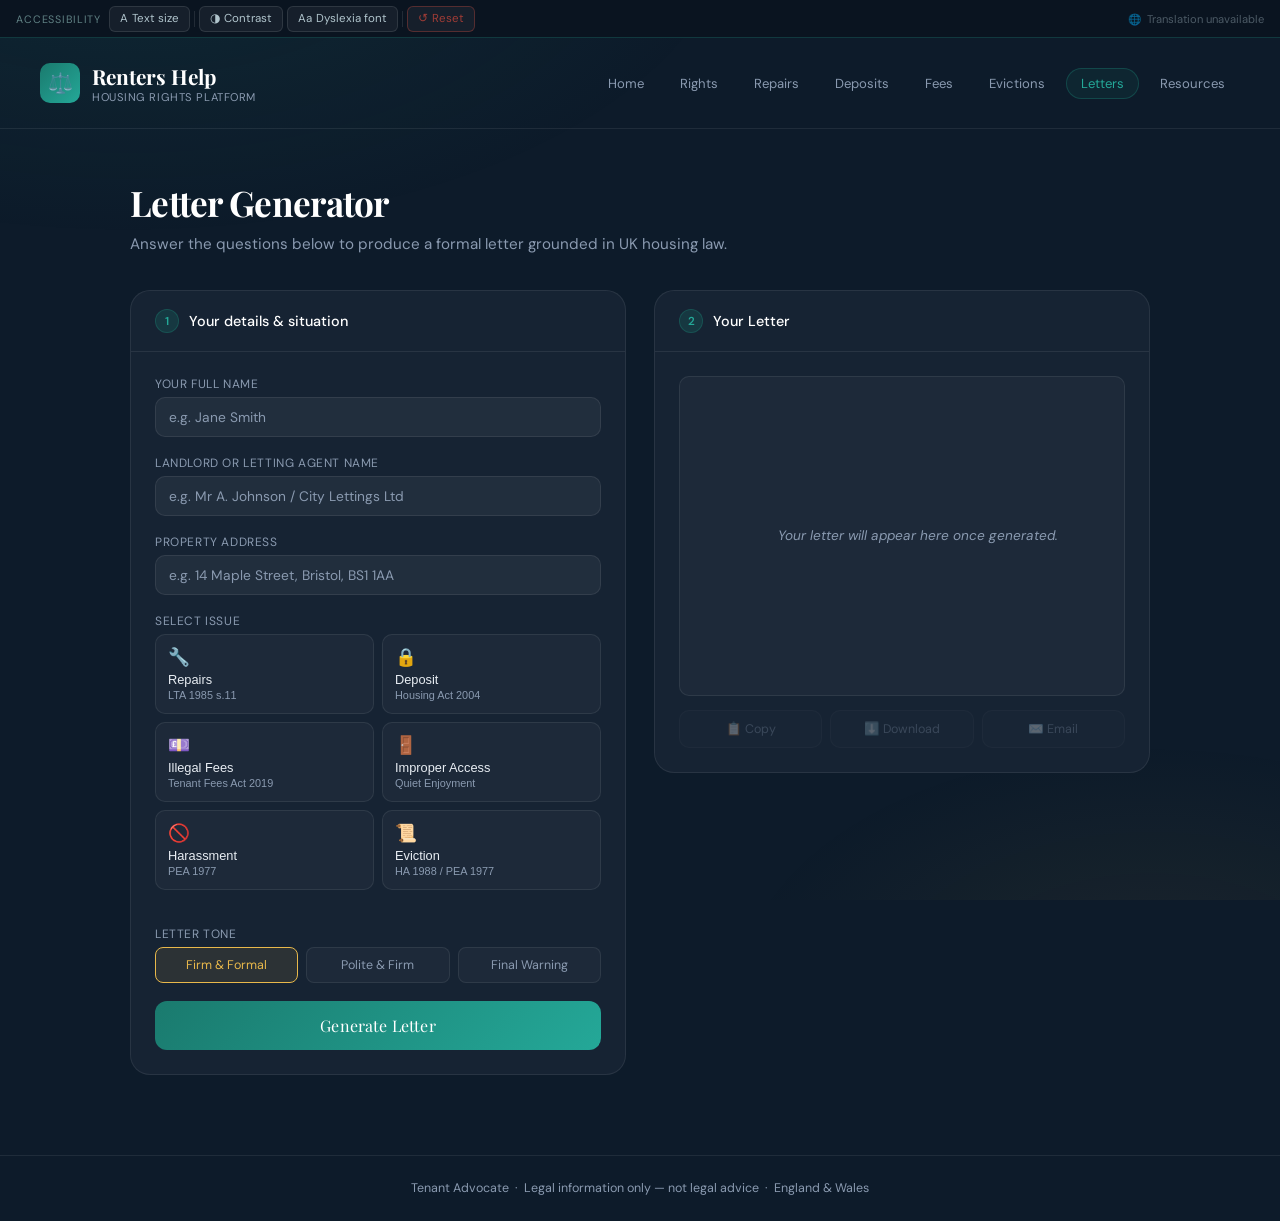
<file: pages/letters.html>
<!DOCTYPE html>
<html lang="en">
<head>
<meta charset="UTF-8">
<meta name="viewport" content="width=device-width, initial-scale=1.0">
<title>Letter Generator – Renters Help</title>
<link rel="stylesheet" href="../styles.css">
<link rel="stylesheet" href="../accessibility.css">
<style>
/* Dynamic question section (animated reveal) */
.dq-section {
  background: rgba(26,122,110,0.06); border: 1px solid rgba(26,122,110,0.15);
  border-radius: 12px; padding: 16px;
  display: flex; flex-direction: column; gap: 12px;
  animation: fadeIn 0.25s ease;
}
@keyframes fadeIn { from { opacity:0; transform:translateY(6px); } to { opacity:1; transform:translateY(0); } }
.dq-section .section-label {
  font-size: 0.72rem; color: var(--teal-light);
  text-transform: uppercase; letter-spacing: 0.06em;
  font-weight: 500; margin-bottom: 2px;
}

/* Legal basis box */
.legal-basis-box {
  background: rgba(26,122,110,0.1); border: 1px solid rgba(26,122,110,0.25);
  border-radius: 10px; padding: 12px 16px;
  font-size: 0.78rem; color: rgba(168,220,215,0.85); line-height: 1.7; display: none;
}
.legal-basis-box strong { color: var(--teal-light); }

/* Conditional alert boxes */
.alert-box { border-radius: 10px; padding: 14px 16px; font-size: 0.82rem; line-height: 1.6; display: none; }
.alert-box.warning { background: rgba(243,156,18,0.12); border: 1px solid rgba(243,156,18,0.3); color: #f5c843; }
.alert-box.danger  { background: rgba(231,76,60,0.12);  border: 1px solid rgba(231,76,60,0.3);  color: #f1857a; }
.alert-box.info    { background: rgba(26,122,110,0.12); border: 1px solid rgba(26,122,110,0.3); color: var(--teal-light); }
.alert-box strong { color: #fff; }

@media (max-width: 768px) {
  .main { grid-template-columns: 1fr; padding: 24px 20px; }
  .preview-panel { position: static; }
  .page-title h2 { font-size: 1.7rem; }
  .tone-row { flex-direction: column; }
}
</style>
</head>
<body>

<header>
  <a class="logo" href="../index.html">
    <div class="logo-icon">⚖️</div>
    <div>
      <h1>Renters Help</h1>
      <p>Housing Rights Platform</p>
    </div>
  </a>
  <nav>
    <a href="../index.html">Home</a>
    <a href="know-your-rights.html">Rights</a>
    <a href="repairs.html">Repairs</a>
    <a href="deposits.html">Deposits</a>
    <a href="fees.html">Fees</a>
    <a href="evictions.html">Evictions</a>
    <a href="letters.html" class="active">Letters</a>
    <a href="resources.html">Resources</a>
  </nav>
</header>

<div class="main">
  <div class="page-title">
    <h2>Letter Generator</h2>
    <p>Answer the questions below to produce a formal letter grounded in UK housing law.</p>
  </div>

  <!-- ── FORM PANEL ── -->
  <div class="form-panel">
    <div class="panel-header">
      <div class="panel-num">1</div>
      <h3>Your details &amp; situation</h3>
    </div>
    <div class="form-body">

      <div>
        <label>Your Full Name</label>
        <input id="tenantName" placeholder="e.g. Jane Smith">
      </div>

      <div>
        <label>Landlord or Letting Agent Name</label>
        <input id="landlordName" placeholder="e.g. Mr A. Johnson / City Lettings Ltd">
      </div>

      <div>
        <label>Property Address</label>
        <input id="propertyAddress" placeholder="e.g. 14 Maple Street, Bristol, BS1 1AA">
      </div>

      <div>
        <label>Select Issue</label>
        <div class="issue-grid">
          <button class="issue-card" onclick="selectIssue('repairs', this)">
            <div class="ic-icon">🔧</div>
            <div class="ic-label">Repairs</div>
            <div class="ic-law">LTA 1985 s.11</div>
          </button>
          <button class="issue-card" onclick="selectIssue('deposit', this)">
            <div class="ic-icon">🔒</div>
            <div class="ic-label">Deposit</div>
            <div class="ic-law">Housing Act 2004</div>
          </button>
          <button class="issue-card" onclick="selectIssue('fees', this)">
            <div class="ic-icon">💷</div>
            <div class="ic-label">Illegal Fees</div>
            <div class="ic-law">Tenant Fees Act 2019</div>
          </button>
          <button class="issue-card" onclick="selectIssue('access', this)">
            <div class="ic-icon">🚪</div>
            <div class="ic-label">Improper Access</div>
            <div class="ic-law">Quiet Enjoyment</div>
          </button>
          <button class="issue-card" onclick="selectIssue('harassment', this)">
            <div class="ic-icon">🚫</div>
            <div class="ic-label">Harassment</div>
            <div class="ic-law">PEA 1977</div>
          </button>
          <button class="issue-card" onclick="selectIssue('eviction', this)">
            <div class="ic-icon">📜</div>
            <div class="ic-label">Eviction</div>
            <div class="ic-law">HA 1988 / PEA 1977</div>
          </button>
        </div>
      </div>

      <div id="dynamicQuestions"></div>

      <div>
        <label>Letter Tone</label>
        <div class="tone-row">
          <button class="tone-btn active" onclick="setTone('firm', this)">Firm &amp; Formal</button>
          <button class="tone-btn" onclick="setTone('polite', this)">Polite &amp; Firm</button>
          <button class="tone-btn" onclick="setTone('final', this)">Final Warning</button>
        </div>
      </div>

      <button class="generate-btn" onclick="generateLetter()">Generate Letter</button>

    </div>
  </div>

  <!-- ── PREVIEW PANEL ── -->
  <div class="preview-panel">
    <div class="panel-header">
      <div class="panel-num">2</div>
      <h3>Your Letter</h3>
    </div>
    <div class="preview-body">

      <div class="alert-box" id="alertBox"></div>

      <div class="letter-output placeholder" id="letterOutput">
        Your letter will appear here once generated.
      </div>

      <div class="legal-basis-box" id="legalBasisBox"></div>

      <div class="action-row">
        <button class="action-btn" id="copyBtn"     onclick="copyLetter()"     disabled>📋 Copy</button>
        <button class="action-btn" id="downloadBtn" onclick="downloadLetter()" disabled>⬇️ Download</button>
        <button class="action-btn" id="emailBtn"    onclick="emailLetter()"    disabled>✉️ Email</button>
      </div>

    </div>
  </div>

</div>

<footer>
  <p>Tenant Advocate &nbsp;·&nbsp; Legal information only — not legal advice &nbsp;·&nbsp; England &amp; Wales</p>
</footer>

<script>
/* ═══════════════════════════════════════════════════════
   STATE
═══════════════════════════════════════════════════════ */
let selectedIssue = '';
let selectedTone  = 'firm';

/* ═══════════════════════════════════════════════════════
   DYNAMIC QUESTION TREES  (per issue)
═══════════════════════════════════════════════════════ */
const QUESTION_TREES = {

  repairs: `
    <div class="dq-section">
      <div class="section-label">About the repair</div>
      <div>
        <label>Type of repair needed</label>
        <select id="q_repairType">
          <option value="boiler or heating system">Boiler / heating failure</option>
          <option value="roof or structural damage">Roof or structural damage</option>
          <option value="damp or mould">Damp or mould</option>
          <option value="plumbing or water leak">Plumbing / water leak</option>
          <option value="electrical fault">Electrical fault</option>
          <option value="window or door that will not secure properly">Windows or doors not securing</option>
          <option value="other repair issue">Other repair issue</option>
        </select>
      </div>
      <div>
        <label>Have you reported this before?</label>
        <select id="q_reported">
          <option value="yes_writing">Yes — in writing</option>
          <option value="yes_verbal">Yes — verbally</option>
          <option value="no">No — this is first notification</option>
        </select>
      </div>
      <div>
        <label>How long has it been unresolved?</label>
        <select id="q_repairDelay">
          <option value="under7">Less than 7 days</option>
          <option value="7to14">7 to 14 days</option>
          <option value="14to28">14 to 28 days</option>
          <option value="over28">More than 28 days</option>
        </select>
      </div>
      <div class="legal-callout">
        <strong>Legal basis:</strong> Section 11 of the Landlord and Tenant Act 1985 places an obligation on landlords to keep the structure, exterior, and key installations in repair. The Homes (Fitness for Human Habitation) Act 2018 extends this to ensure the property is fit to live in.
      </div>
    </div>`,

  deposit: `
    <div class="dq-section">
      <div class="section-label">About the deposit</div>
      <div>
        <label>What is the deposit issue?</label>
        <select id="q_depositIssue">
          <option value="notProtected">Deposit was never protected in an approved scheme</option>
          <option value="noInfo">Protected but prescribed information was never served</option>
          <option value="notReturned">Deposit not returned after tenancy ended</option>
          <option value="deductions">Unfair or unexplained deductions made</option>
        </select>
      </div>
      <div>
        <label>Deposit amount (£)</label>
        <input type="number" id="q_depositAmount" placeholder="e.g. 1200">
      </div>
      <div class="legal-callout">
        <strong>Legal basis:</strong> Sections 212–215 of the Housing Act 2004 require deposits to be protected in a government-approved tenancy deposit scheme within 30 days of receipt, and for prescribed information to be served on the tenant. Failure can attract a penalty of 1–3× the deposit amount.
      </div>
    </div>`,

  fees: `
    <div class="dq-section">
      <div class="section-label">About the fee</div>
      <div>
        <label>What type of fee was charged?</label>
        <select id="q_feeType">
          <option value="an administration fee">Administration fee</option>
          <option value="a referencing fee">Referencing fee</option>
          <option value="a check-in or check-out fee">Check-in / check-out fee</option>
          <option value="a contract renewal fee">Contract renewal fee</option>
          <option value="a viewing fee">Viewing fee</option>
          <option value="an unexplained or miscellaneous fee">Other / unexplained fee</option>
        </select>
      </div>
      <div>
        <label>Amount charged (£)</label>
        <input type="number" id="q_feeAmount" placeholder="e.g. 150">
      </div>
      <div class="legal-callout">
        <strong>Legal basis:</strong> The Tenant Fees Act 2019 prohibits landlords and letting agents from charging fees not explicitly permitted by the Act. Unlawful fees must be repaid and may attract a civil penalty of up to £5,000.
      </div>
    </div>`,

  access: `
    <div class="dq-section">
      <div class="section-label">About the entry</div>
      <div>
        <label>What happened?</label>
        <select id="q_accessType">
          <option value="noNotice">Entry with no notice given</option>
          <option value="shortNotice">Less than 24 hours notice given</option>
          <option value="refusedEntry">Notice given, consent refused, but they entered anyway</option>
        </select>
      </div>
      <div>
        <label>How many times has this occurred?</label>
        <select id="q_accessFreq">
          <option value="once">Once</option>
          <option value="2to3times">2 to 3 times</option>
          <option value="morethan3times">More than 3 times</option>
        </select>
      </div>
      <div class="legal-callout">
        <strong>Legal basis:</strong> Tenants have a common law right to quiet enjoyment of their home. Entry without proper notice (ordinarily 24 hours written notice) may also breach the tenancy agreement and can constitute harassment under the Protection from Eviction Act 1977.
      </div>
    </div>`,

  harassment: `
    <div class="dq-section">
      <div class="section-label">About the behaviour</div>
      <div>
        <label>What type of behaviour occurred?</label>
        <select id="q_harassType">
          <option value="threats or intimidation">Threats or intimidation</option>
          <option value="repeated unannounced visits">Repeated unannounced visits</option>
          <option value="interference with utilities or services">Interference with utilities</option>
          <option value="threats to change the locks">Threats to change the locks</option>
          <option value="verbal abuse">Verbal abuse</option>
          <option value="written threats by text or email">Written threats (text / email)</option>
        </select>
      </div>
      <div class="legal-callout">
        <strong>Legal basis:</strong> Section 1 of the Protection from Eviction Act 1977 makes it a criminal offence to harass a residential occupier with the intention of causing them to give up occupation, or to interfere with their peace or comfort.
      </div>
    </div>`,

  eviction: `
    <div class="dq-section">
      <div class="section-label">About the eviction</div>
      <div>
        <label>What has occurred?</label>
        <select id="q_evictionType">
          <option value="illegalEviction">Illegal eviction — locks changed or belongings removed</option>
          <option value="threatNoNotice">Eviction threatened without proper legal notice</option>
          <option value="section21">Section 21 notice received</option>
          <option value="section8">Section 8 notice received</option>
        </select>
      </div>
      <div class="legal-callout">
        <strong>Legal basis:</strong> The Housing Act 1988 (ss.7, 8, 21) and the Protection from Eviction Act 1977 require landlords to follow a strict legal process. Any eviction without a valid court order is unlawful and a criminal offence.
      </div>
    </div>`,
};

/* ═══════════════════════════════════════════════════════
   LETTER TEMPLATES
   Keys: issue_tone  (e.g. "repairs_firm", "deposit_final")
   Placeholders: {tenant}, {landlord}, {address}, {date},
   and issue-specific: {repairType}, {depositAmount}, etc.
═══════════════════════════════════════════════════════ */

const LETTERS = {

  /* ─── REPAIRS ─── */
  repairs_firm: `{date}

{tenant}
{address}

{landlord}

Dear {landlord},

Re: Formal Notice to Repair — {address}

I am writing to formally notify you of a repair that requires your urgent attention at the above property, namely the {repairType}.

Under Section 11 of the Landlord and Tenant Act 1985 you are legally obliged to keep in repair and proper working order the structure and exterior of the dwelling and its installations for the supply of water, gas, electricity, and sanitation. The Homes (Fitness for Human Habitation) Act 2018 further requires that the property remains fit for human habitation throughout the tenancy.

{reportedNote}This defect has now been outstanding for {delay}. I therefore formally request that you arrange for the repair to be completed within 14 days of the date of this letter.

Should the repair not be completed within this period, I reserve the right to seek remedy through the courts, apply to the First-tier Tribunal (Property Chamber), report the matter to the local authority's Environmental Health department, or seek a rent reduction for breach of your statutory obligations.

I request that you acknowledge receipt of this letter in writing.

Yours sincerely,

{tenant}`,

  repairs_polite: `{date}

{tenant}
{address}

{landlord}

Dear {landlord},

Re: Outstanding Repair Matter — {address}

I hope this letter finds you well. I am writing regarding an outstanding repair at the above property — specifically, the {repairType} — which I would be grateful if you could arrange to have addressed.

As you will be aware, Section 11 of the Landlord and Tenant Act 1985 places an obligation on landlords to keep in repair the structure, exterior, and key installations of the property. {reportedNote}I appreciate that organising repairs takes time, however this matter has now been outstanding for {delay} and I would kindly ask that it be resolved within the next 14 days.

I would welcome a written response confirming when works will be carried out.

Thank you for your attention to this matter.

Yours sincerely,

{tenant}`,

  repairs_final: `{date}

{tenant}
{address}

{landlord}

LETTER BEFORE ACTION

Dear {landlord},

Re: Final Notice — Failure to Repair — {address}

I write in the strongest possible terms regarding the ongoing and unresolved repair issue at the above property: the {repairType}.

Despite {reportedNote}this matter remaining outstanding for {delay}, no satisfactory action has been taken. This constitutes a clear breach of your statutory obligations under Section 11 of the Landlord and Tenant Act 1985 and the Homes (Fitness for Human Habitation) Act 2018.

I hereby give you final notice that unless the repair is fully completed within 7 days of the date of this letter, I will without further warning:

1. Make a formal application to the First-tier Tribunal (Property Chamber).
2. Report the matter to the local authority Environmental Health department for formal inspection.
3. Commence proceedings in the County Court for damages arising from your breach.

This letter may be relied upon in any subsequent legal proceedings.

Yours sincerely,

{tenant}`,

  /* ─── DEPOSIT ─── */
  deposit_firm: `{date}

{tenant}
{address}

{landlord}

Dear {landlord},

Re: Tenancy Deposit — {address}

I am writing to formally address a matter concerning my tenancy deposit of £{depositAmount} paid in respect of the above property.

{depositBody}

Under Sections 212 to 215 of the Housing Act 2004, {depositLegal}

I require you to {depositAction} within 14 days of the date of this letter.

Please be aware that failure to comply with the tenancy deposit protection legislation entitles me to apply to the County Court for a penalty of between one and three times the deposit amount in addition to its return.

I look forward to your written response.

Yours sincerely,

{tenant}`,

  deposit_polite: `{date}

{tenant}
{address}

{landlord}

Dear {landlord},

Re: Tenancy Deposit — {address}

I hope this letter finds you well. I am writing regarding my tenancy deposit of £{depositAmount} paid for the above property.

{depositBody}

As you will be aware, the Housing Act 2004 (ss.212–215) {depositLegal}

I would be grateful if you could {depositAction} within 14 days of this letter. I hope this matter can be resolved amicably and without the need for further steps.

Thank you for your assistance.

Yours sincerely,

{tenant}`,

  deposit_final: `{date}

{tenant}
{address}

{landlord}

LETTER BEFORE ACTION

Dear {landlord},

Re: Final Notice — Tenancy Deposit — {address}

I write regarding the tenancy deposit of £{depositAmount} for the above property. Despite previous correspondence, this matter remains unresolved.

{depositBody}

The Housing Act 2004 (ss.212–215) provides that {depositLegal} Your continued failure to comply leaves me no alternative but to take formal legal action.

Unless you {depositAction} within 7 days, I will without further notice issue a claim in the County Court. In addition to return of the full deposit, I will seek a penalty of up to three times the deposit amount as provided for by the Act.

This letter constitutes formal notice before action.

Yours sincerely,

{tenant}`,

  /* ─── FEES ─── */
  fees_firm: `{date}

{tenant}
{address}

{landlord}

Dear {landlord},

Re: Unlawful Tenant Fee — {address}

I am writing to formally request the return of {feeType} of £{feeAmount} charged to me in connection with the above tenancy.

The Tenant Fees Act 2019 prohibits landlords and letting agents from requiring tenants to make any payment not expressly permitted by the Act. The charge described above does not fall within any of the permitted payments under Schedule 1 of the Act, and is therefore unlawful.

I require a full refund of £{feeAmount} within 14 days of the date of this letter.

You should be aware that a breach of the Tenant Fees Act 2019 may be enforced by Trading Standards and can attract a civil penalty of up to £5,000. Any subsequent breach within 5 years may result in a fine of up to £30,000 or a banning order.

I look forward to your prompt response.

Yours sincerely,

{tenant}`,

  fees_polite: `{date}

{tenant}
{address}

{landlord}

Dear {landlord},

Re: Fee Charged in Connection with Tenancy — {address}

I hope this letter finds you well. I am writing to bring to your attention a fee I believe may have been charged in error.

I was charged {feeType} of £{feeAmount} in connection with the above tenancy. Having reviewed the Tenant Fees Act 2019, I believe this charge falls outside the permitted payments under Schedule 1 of the Act and is therefore not lawfully recoverable.

I would be grateful if you could refund the sum of £{feeAmount} within 14 days, or alternatively provide written confirmation of the legal basis on which the fee was charged.

I hope this can be resolved without the need for further steps.

Yours sincerely,

{tenant}`,

  fees_final: `{date}

{tenant}
{address}

{landlord}

LETTER BEFORE ACTION

Dear {landlord},

Re: Final Notice — Unlawful Fee — {address}

I write regarding the unlawful charge of {feeType} of £{feeAmount} imposed in connection with my tenancy at the above address.

The Tenant Fees Act 2019 expressly prohibits this type of payment. Despite this matter being outstanding, no refund has been forthcoming.

I hereby give final notice that unless the full sum of £{feeAmount} is returned within 7 days, I will report the matter to Trading Standards and seek enforcement under the Act. I will also pursue recovery of the amount through the County Court.

Civil penalties under the Act can reach £5,000 per breach, rising to £30,000 for repeat offences.

This letter constitutes notice before action.

Yours sincerely,

{tenant}`,

  /* ─── ACCESS ─── */
  access_firm: `{date}

{tenant}
{address}

{landlord}

Dear {landlord},

Re: Unlawful Entry to Property — {address}

I am writing to formally object to your entry to the above property {accessDesc}.

As a tenant I have a common law right to quiet enjoyment of my home. Most tenancy agreements, in addition to common law principles, require a landlord to give at least 24 hours' written notice before entering the property, save in a genuine emergency. Your entry did not comply with this requirement.

This has now occurred on {accessFreq}. I must therefore make it clear that any further entry to the property without proper notice and my consent will be treated as a potential criminal offence under Section 1 of the Protection from Eviction Act 1977, and I will report the matter to the police and seek legal advice accordingly.

Please confirm in writing that you will comply with proper notice requirements in future.

Yours sincerely,

{tenant}`,

  access_polite: `{date}

{tenant}
{address}

{landlord}

Dear {landlord},

Re: Entry to Property — {address}

I hope this letter finds you well. I am writing to raise a concern regarding recent entry to the above property {accessDesc}.

I understand that landlords sometimes need access to inspect or carry out works, and I am very willing to accommodate this with reasonable notice. However, as a tenant I have a right to quiet enjoyment of the property, and most tenancy agreements require at least 24 hours' written notice prior to entry.

Could you please ensure that proper notice is given in future? I would appreciate your written confirmation of this. Should it be helpful, I am happy to agree a mutually convenient arrangement for any planned visits.

Thank you for your understanding.

Yours sincerely,

{tenant}`,

  access_final: `{date}

{tenant}
{address}

{landlord}

FORMAL WARNING

Dear {landlord},

Re: Repeated Unlawful Entry — {address}

I write in the most serious terms regarding repeated unlawful entry to the above property {accessDesc}. This has now occurred on {accessFreq} and constitutes a serious and persistent breach of my rights as a tenant.

I have a legal right to quiet enjoyment of my home. Entry without proper notice may amount to harassment under Section 1 of the Protection from Eviction Act 1977, which carries criminal liability.

I hereby place you on formal notice: any further entry to this property without at least 24 hours' prior written notice and my express consent will result in an immediate report to the police under the Protection from Eviction Act 1977 and an application to the County Court for an injunction.

Do not enter this property without proper notice.

Yours sincerely,

{tenant}`,

  /* ─── HARASSMENT ─── */
  harassment_firm: `{date}

{tenant}
{address}

{landlord}

Dear {landlord},

Re: Landlord Harassment — {address}

I am writing to formally record my objection to your recent conduct, which I believe may constitute harassment under housing law.

Specifically, I am referring to your behaviour of {harassType}. This conduct is distressing and interferes with my right to peaceful enjoyment of the property.

Section 1 of the Protection from Eviction Act 1977 makes it a criminal offence to harass a residential occupier with the intention of causing them to give up occupation of their home, or to interfere with their peace and comfort.

I am keeping a formal record of all incidents. I require this behaviour to cease immediately. Should it continue, I will not hesitate to report the matter to the police and seek legal advice on applying for a civil injunction.

Please confirm receipt of this letter in writing.

Yours sincerely,

{tenant}`,

  harassment_polite: `{date}

{tenant}
{address}

{landlord}

Dear {landlord},

Re: Concern Regarding Recent Conduct — {address}

I hope this letter finds you well. I am writing to raise a concern regarding recent behaviour which has caused me some distress: {harassType}.

I want to resolve this matter as calmly as possible, and I do not wish to escalate things unnecessarily. However, I must make you aware that the Protection from Eviction Act 1977 affords tenants protection from conduct that interferes with their quiet enjoyment of their home.

I would be grateful if you could ensure this behaviour does not continue. I hope we can maintain a respectful and professional relationship going forward.

Please feel free to contact me in writing to discuss this further.

Yours sincerely,

{tenant}`,

  harassment_final: `{date}

{tenant}
{address}

{landlord}

FORMAL WARNING — POTENTIAL CRIMINAL MATTER

Dear {landlord},

Re: Harassment of a Residential Occupier — {address}

I am writing to place you on formal notice that your conduct — specifically {harassType} — may constitute a criminal offence under Section 1 of the Protection from Eviction Act 1977.

Despite my ongoing occupation of this property under a lawful tenancy, you have persisted in behaviour that interferes with my right to peaceful enjoyment of my home. I have maintained a full written record of every incident.

I hereby warn you in the clearest possible terms: if this conduct does not cease immediately, I will:

1. Report the matter to the police for investigation under the Protection from Eviction Act 1977.
2. Apply to the County Court for an injunction to restrain further harassment.
3. Seek damages for any loss or distress caused.

This letter will be provided to my legal representatives and, if necessary, to the court.

Yours sincerely,

{tenant}`,

  /* ─── EVICTION ─── */
  eviction_firm: `{date}

{tenant}
{address}

{landlord}

Dear {landlord},

Re: Unlawful Eviction or Eviction Process — {address}

I am writing in response to recent events concerning my occupation of the above property, specifically: {evictionDesc}

I must make the following position absolutely clear. Under the Housing Act 1988 and the Protection from Eviction Act 1977, a landlord may not lawfully evict a residential tenant without following the full legal process, which requires:

1. Service of a valid written notice (Section 21 or Section 8 under the Housing Act 1988) containing all prescribed information.
2. A waiting period as required by the relevant notice.
3. Obtaining a possession order from the County Court.
4. If required, applying for a warrant of eviction enforced by a court bailiff.

Any attempt to evict me other than by this process — including changing locks, removing belongings, cutting off utilities, or threatening me into leaving — is a criminal offence under Section 1 of the Protection from Eviction Act 1977 and could result in your prosecution and a civil claim for damages.

I require you to confirm in writing that you will follow the proper legal process.

Yours sincerely,

{tenant}`,

  eviction_polite: `{date}

{tenant}
{address}

{landlord}

Dear {landlord},

Re: Eviction Process — {address}

I hope this letter finds you well. I am writing regarding a recent matter relating to my occupation of the above property: {evictionDesc}

I want to make sure we are both clear on the legal process that must be followed for any repossession of the property. The Housing Act 1988 and the Protection from Eviction Act 1977 require that a landlord must serve a valid written notice, allow the prescribed notice period to expire, and obtain a court order before any eviction can lawfully take place.

I am committed to ensuring this matter is resolved properly and within the law on both sides. I would be grateful for written confirmation that the correct legal procedures will be followed.

Please feel free to contact me in writing to discuss this further.

Yours sincerely,

{tenant}`,

  eviction_final: `{date}

{tenant}
{address}

{landlord}

URGENT — LEGAL ACTION WARNING

Dear {landlord},

Re: Unlawful Eviction — {address}

I write with the utmost urgency regarding: {evictionDesc}

What you have done, or are threatening to do, is unlawful. The Protection from Eviction Act 1977 makes it a criminal offence to unlawfully deprive a residential occupier of their occupation, or to attempt to do so. The Housing Act 1988 makes clear that eviction without a court order is not lawful, regardless of any rent arrears or other dispute.

I am a lawful occupier of this property and will not vacate without a court order.

If you attempt to change the locks, remove my belongings, cut off utilities, or otherwise force me out of this property without a court order, I will:

1. Call the police immediately and request intervention under the Protection from Eviction Act 1977.
2. Apply to the County Court for emergency relief and an injunction.
3. Pursue a claim for damages, which courts have awarded at significant levels in cases of unlawful eviction.

If you wish to regain possession of this property, you must do so through the courts. This letter will be relied upon in any subsequent proceedings.

Yours sincerely,

{tenant}`,
};

/* ═══════════════════════════════════════════════════════
   LEGAL BASIS SUMMARIES
═══════════════════════════════════════════════════════ */
const LEGAL_BASIS = {
  repairs:     '<strong>Landlord and Tenant Act 1985, s.11</strong> — structural and installation repairs. <strong>Homes (Fitness for Human Habitation) Act 2018</strong> — property must be fit to live in.',
  deposit:     '<strong>Housing Act 2004, ss.212–215</strong> — deposit protection within 30 days; prescribed information must be served. Penalty: 1–3× deposit amount.',
  fees:        '<strong>Tenant Fees Act 2019</strong> — all fees not permitted by Schedule 1 are unlawful. Civil penalty up to £5,000; repeat offences up to £30,000.',
  access:      '<strong>Common law right to quiet enjoyment.</strong> <strong>Protection from Eviction Act 1977, s.1</strong> — harassment of residential occupier is a criminal offence.',
  harassment:  '<strong>Protection from Eviction Act 1977, s.1</strong> — criminal offence to harass a residential occupier or interfere with their peace or comfort.',
  eviction:    '<strong>Housing Act 1988, ss.7, 8, 21</strong> — valid notice, court order, and bailiff required. <strong>Protection from Eviction Act 1977</strong> — unlawful eviction is a criminal offence.',
};

/* ═══════════════════════════════════════════════════════
   UI HELPERS
═══════════════════════════════════════════════════════ */
function selectIssue(issue, btn) {
  selectedIssue = issue;
  document.querySelectorAll('.issue-card').forEach(b => b.classList.remove('selected'));
  btn.classList.add('selected');
  document.getElementById('dynamicQuestions').innerHTML = QUESTION_TREES[issue] || '';
}

function setTone(tone, btn) {
  selectedTone = tone;
  document.querySelectorAll('.tone-btn').forEach(b => b.classList.remove('active'));
  btn.classList.add('active');
}

/* ═══════════════════════════════════════════════════════
   LETTER ASSEMBLY
═══════════════════════════════════════════════════════ */
function generateLetter() {
  const alert  = document.getElementById('alertBox');
  alert.style.display = 'none';

  if (!selectedIssue) {
    showAlert('warning', '⚠️ Please select an issue type before generating a letter.');
    return;
  }

  const tenant   = document.getElementById('tenantName').value.trim()    || '[Your Name]';
  const landlord = document.getElementById('landlordName').value.trim()   || '[Landlord Name]';
  const address  = document.getElementById('propertyAddress').value.trim()|| '[Property Address]';
  const today    = new Date().toLocaleDateString('en-GB', { day: 'numeric', month: 'long', year: 'numeric' });

  const key  = `${selectedIssue}_${selectedTone}`;
  let template = LETTERS[key] || LETTERS[`${selectedIssue}_firm`];

  // Base substitutions
  template = template
    .replace(/{date}/g,     today)
    .replace(/{tenant}/g,   tenant)
    .replace(/{landlord}/g, landlord)
    .replace(/{address}/g,  address);

  // Issue-specific substitutions
  if (selectedIssue === 'repairs') {
    const repairType  = val('q_repairType')  || 'repair issue';
    const reported    = val('q_reported')    || 'no';
    const delayKey    = val('q_repairDelay') || 'over28';

    const delayText = { under7:'less than 7 days', '7to14':'7 to 14 days', '14to28':'14 to 28 days', over28:'more than 28 days' }[delayKey] || 'some time';

    const reportedNote = {
      yes_writing: 'I reported this issue to you previously in writing. ',
      yes_verbal:  'I previously reported this issue to you verbally. ',
      no:          '',
    }[reported] || '';

    // Urgency flag
    const urgentTypes = ['boiler or heating system', 'electrical fault', 'plumbing or water leak'];
    if (urgentTypes.includes(repairType)) {
      showAlert('danger', '🚨 <strong>Urgent matter.</strong> If you have no heating, hot water, or are facing a safety risk, contact your local council\'s Environmental Health department and consider calling <strong>Shelter on 0808 800 4444</strong> immediately.');
    }

    template = template
      .replace(/{repairType}/g,   repairType)
      .replace(/{delay}/g,        delayText)
      .replace(/{reportedNote}/g, reportedNote);
  }

  if (selectedIssue === 'deposit') {
    const issueKey     = val('q_depositIssue') || 'notProtected';
    const depositAmount = val('q_depositAmount') || '[amount]';

    const depositMap = {
      notProtected: {
        body:   'My deposit was never registered with a government-approved tenancy deposit scheme.',
        legal:  'all deposits must be protected in an approved scheme within 30 days of receipt.',
        action: 'confirm in writing that the deposit has been protected, or arrange its full return',
      },
      noInfo: {
        body:   'Although I understand my deposit may have been protected, I have never received the prescribed information required by law.',
        legal:  'landlords must serve the prescribed information regarding the deposit scheme on the tenant.',
        action: 'provide me with the full prescribed information within 14 days',
      },
      notReturned: {
        body:   'My tenancy has ended and my deposit has not been returned within the period required.',
        legal:  'deposits must be returned promptly at the end of the tenancy unless legitimate deductions are agreed.',
        action: 'return my deposit of £' + depositAmount + ' in full, or provide a written breakdown of any proposed deductions',
      },
      deductions: {
        body:   'Deductions have been made from my deposit which I do not accept as fair or properly evidenced.',
        legal:  'any deductions must be agreed with the tenant or resolved through the dispute resolution service of the relevant scheme.',
        action: 'provide full written evidence for each deduction claimed, or refer the dispute to the scheme\'s dispute resolution service',
      },
    };

    const dm = depositMap[issueKey] || depositMap.notProtected;
    template = template
      .replace(/{depositAmount}/g, depositAmount)
      .replace(/{depositBody}/g,   dm.body)
      .replace(/{depositLegal}/g,  dm.legal)
      .replace(/{depositAction}/g, dm.action);
  }

  if (selectedIssue === 'fees') {
    const feeType   = val('q_feeType')   || 'an unlawful fee';
    const feeAmount = val('q_feeAmount') || '[amount]';
    template = template
      .replace(/{feeType}/g,   feeType)
      .replace(/{feeAmount}/g, feeAmount);
  }

  if (selectedIssue === 'access') {
    const accessTypeKey = val('q_accessType') || 'noNotice';
    const freqKey       = val('q_accessFreq') || 'once';

    const accessDescMap = {
      noNotice:     'without any notice whatsoever being given',
      shortNotice:  'with less than 24 hours notice',
      refusedEntry: 'despite my withholding consent, having been given notice',
    };
    const accessFreqMap = {
      once:           'once on this occasion',
      '2to3times':    '2 to 3 separate occasions',
      'morethan3times':'more than 3 occasions',
    };

    template = template
      .replace(/{accessDesc}/g, accessDescMap[accessTypeKey] || 'without proper notice')
      .replace(/{accessFreq}/g, accessFreqMap[freqKey]       || 'multiple occasions');
  }

  if (selectedIssue === 'harassment') {
    const harassType = val('q_harassType') || 'conduct that constitutes harassment';
    template = template.replace(/{harassType}/g, harassType);
  }

  if (selectedIssue === 'eviction') {
    const evKey = val('q_evictionType') || 'illegalEviction';
    const evMap = {
      illegalEviction:  'you have attempted to evict me by changing the locks and/or removing my belongings without a court order.',
      threatNoNotice:   'you have threatened me with eviction without serving any lawful notice.',
      section21:        'I have received a Section 21 notice and I am writing to ensure the full legal process is followed.',
      section8:         'I have received a Section 8 notice and I am writing to ensure the full legal process is followed.',
    };
    template = template.replace(/{evictionDesc}/g, evMap[evKey] || 'you have taken steps to evict me without following the proper legal procedure.');
  }

  // Output
  const output = document.getElementById('letterOutput');
  output.className = 'letter-output';
  output.textContent = template;
  window._letter = template;

  // Legal basis
  const lb = document.getElementById('legalBasisBox');
  lb.innerHTML = '<strong>Legal basis used:</strong> ' + (LEGAL_BASIS[selectedIssue] || '');
  lb.style.display = 'block';

  // Enable actions
  ['copyBtn','downloadBtn','emailBtn'].forEach(id => {
    document.getElementById(id).disabled = false;
  });
}

/* ═══════════════════════════════════════════════════════
   UTILITIES
═══════════════════════════════════════════════════════ */
function val(id) {
  const el = document.getElementById(id);
  return el ? el.value : null;
}

function showAlert(type, html) {
  const box = document.getElementById('alertBox');
  box.className = 'alert-box ' + type;
  box.innerHTML = html;
  box.style.display = 'block';
}

function copyLetter() {
  navigator.clipboard.writeText(window._letter || '').then(() => {
    const btn = document.getElementById('copyBtn');
    btn.textContent = '✓ Copied!';
    setTimeout(() => { btn.innerHTML = '📋 Copy'; }, 2000);
  });
}

function downloadLetter() {
  const blob = new Blob([window._letter || ''], { type: 'application/msword' });
  const a = document.createElement('a');
  a.href = URL.createObjectURL(blob);
  a.download = 'tenant_letter.doc';
  a.click();
}

function emailLetter() {
  const landlord = document.getElementById('landlordName').value.trim();
  const subject  = encodeURIComponent('Formal Notice — Tenancy Matter');
  const body     = encodeURIComponent(window._letter || '');
  window.location.href = `mailto:${encodeURIComponent(landlord)}?subject=${subject}&body=${body}`;
}
</script>
</body>
<script src="../accessibility.js"></script>
</html>
</file>
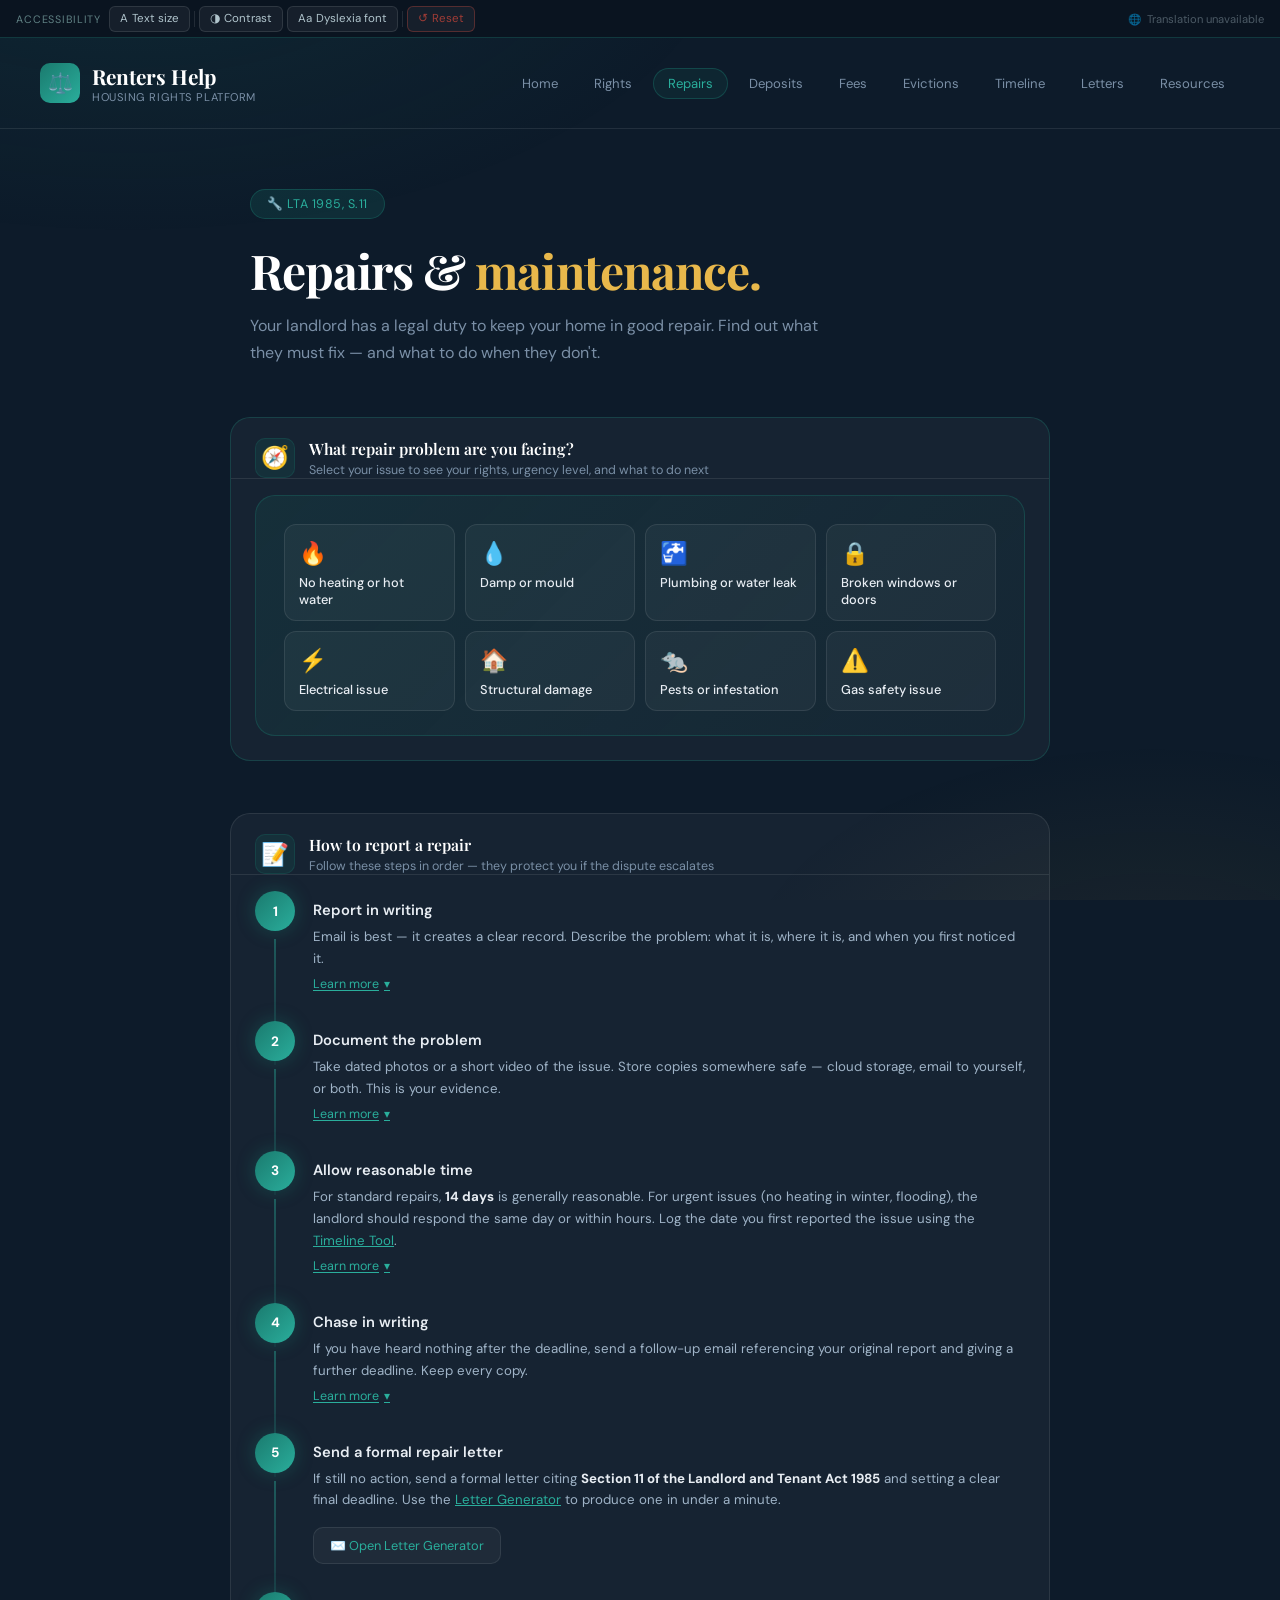
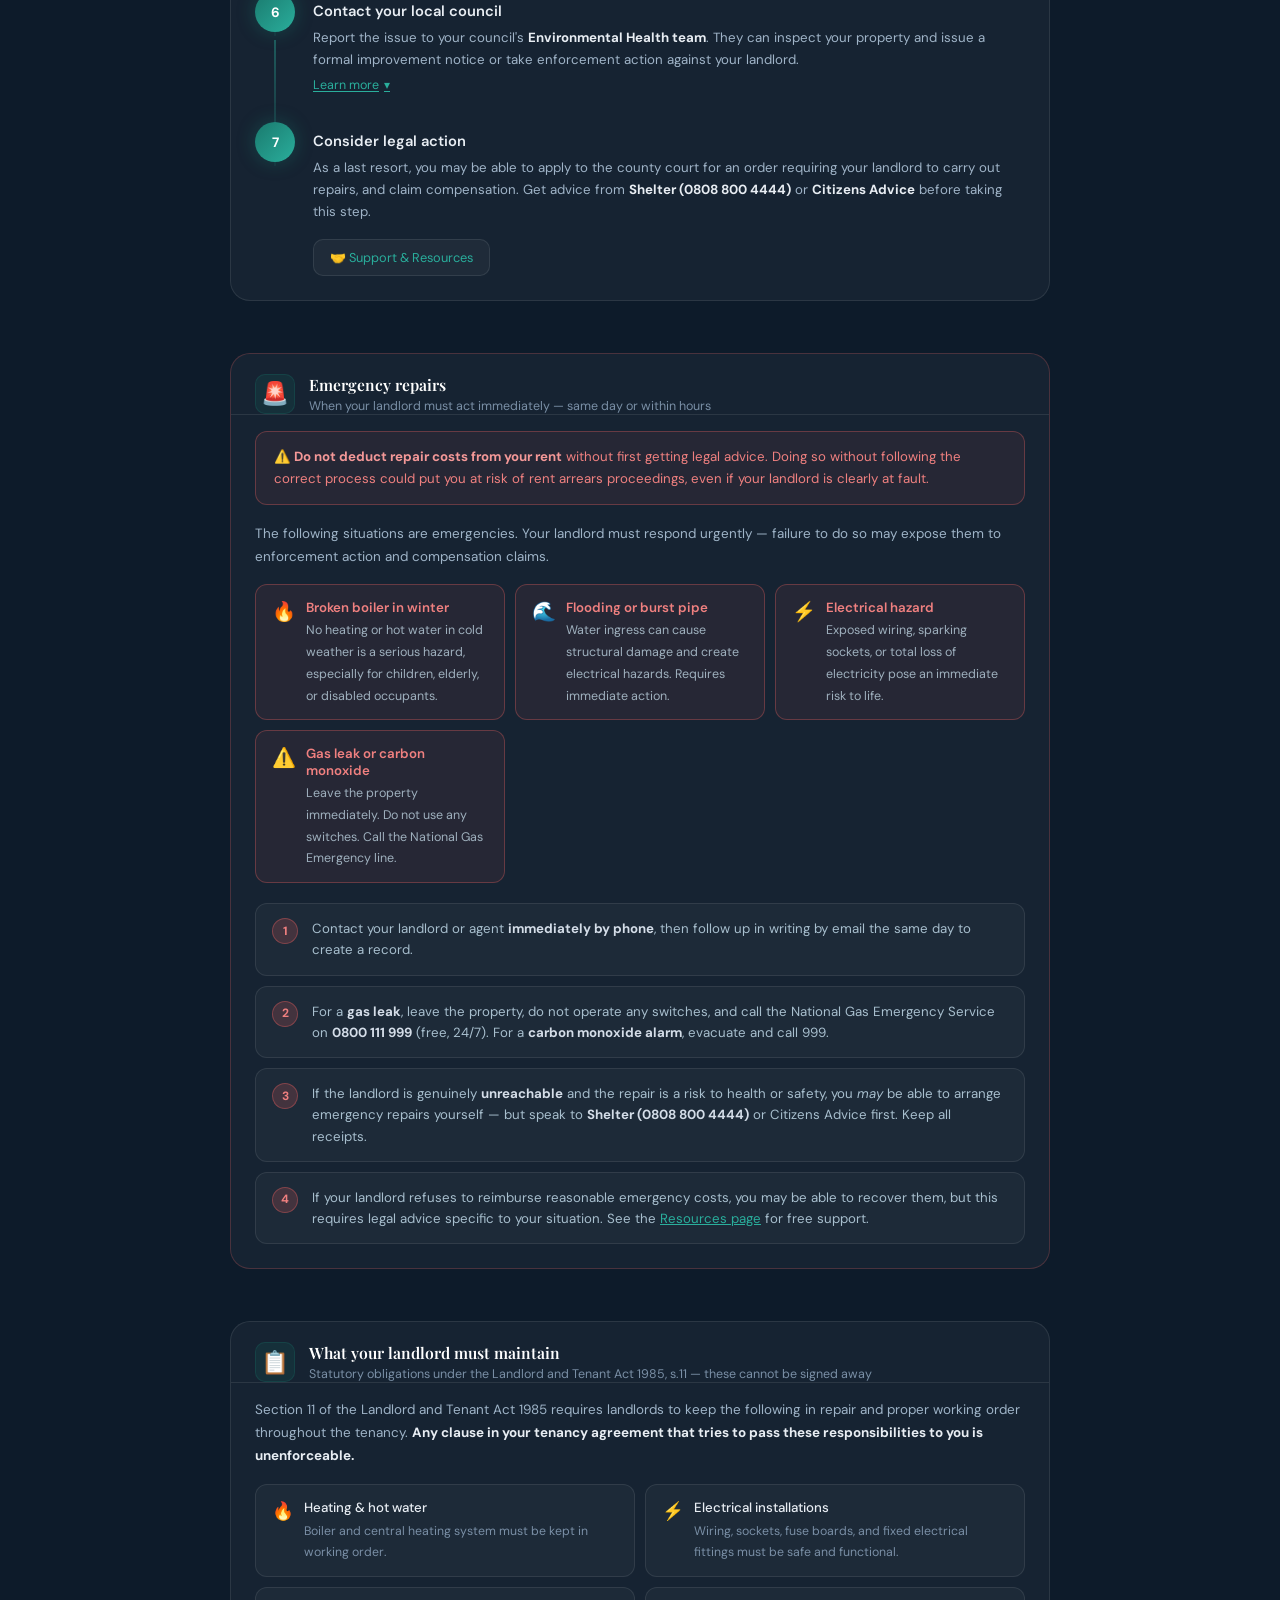
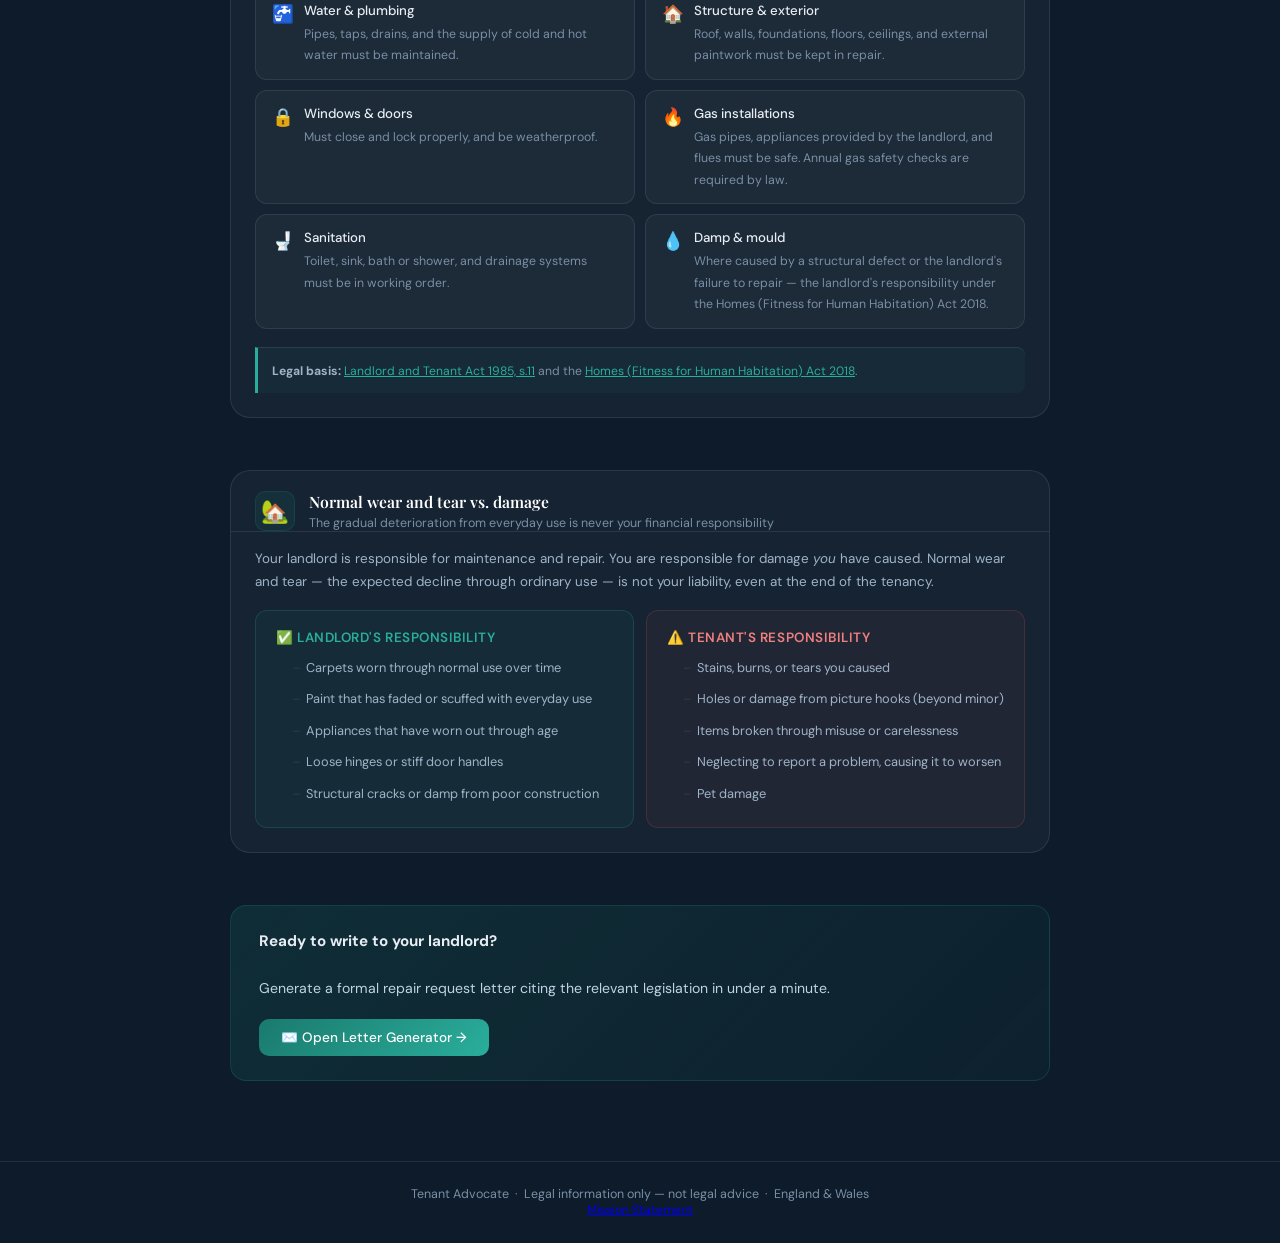
<file: pages/repairs.html>
<!DOCTYPE html>
<html lang="en">
<head>
<meta charset="UTF-8">
<meta name="viewport" content="width=device-width, initial-scale=1.0">
<title>Repairs &amp; Maintenance – Renters Help</title>
<link rel="stylesheet" href="../styles.css">
<link rel="stylesheet" href="../accessibility.css">
<style>
/* ─── Page-specific variables & resets ─── */
:root {
  --teal: #1a7a6e;
  --teal-light: #2aaE9C;
  --gold: #e8b84b;
  --card-bg: rgba(255,255,255,0.04);
  --border: rgba(255,255,255,0.09);
  --muted: #7a8fa6;
  --danger: #e05c5c;
  --warn-bg: rgba(224,92,92,0.08);
  --warn-border: rgba(224,92,92,0.35);
  --gold-bg: rgba(232,184,75,0.07);
  --gold-border: rgba(232,184,75,0.25);
}

/* ─── Navigator: problem picker ─── */
.navigator-card {
  background: linear-gradient(135deg, rgba(26,122,110,0.14), rgba(26,122,110,0.04));
  border: 1px solid rgba(26,122,110,0.35);
  border-radius: 20px;
  padding: 28px 28px 24px;
  margin-bottom: 0;
}
.navigator-card h3 {
  font-size: 1.05rem;
  font-weight: 600;
  color: #fff;
  margin-bottom: 6px;
}
.navigator-card > p {
  font-size: 0.83rem;
  color: var(--muted);
  margin-bottom: 20px;
  line-height: 1.55;
}

.problem-grid {
  display: grid;
  grid-template-columns: repeat(auto-fill, minmax(170px, 1fr));
  gap: 10px;
}
.problem-btn {
  background: rgba(255,255,255,0.04);
  border: 1px solid var(--border);
  border-radius: 12px;
  padding: 14px 14px 12px;
  cursor: pointer;
  text-align: left;
  transition: all 0.2s;
  font-family: 'DM Sans', sans-serif;
  color: #d4dde8;
  display: flex;
  flex-direction: column;
  gap: 6px;
}
.problem-btn:hover,
.problem-btn:focus {
  background: rgba(26,122,110,0.18);
  border-color: rgba(26,122,110,0.5);
  outline: none;
  transform: translateY(-1px);
}
.problem-btn.active {
  background: rgba(26,122,110,0.25);
  border-color: var(--teal-light);
  box-shadow: 0 0 0 1px rgba(42,174,156,0.3);
}
.problem-btn .pb-icon { font-size: 1.4rem; }
.problem-btn .pb-label { font-size: 0.8rem; font-weight: 500; color: #e8edf3; line-height: 1.35; }

/* Result panel */
.result-panel {
  display: none;
  margin-top: 20px;
  border-top: 1px solid var(--border);
  padding-top: 20px;
  animation: fadeUp 0.3s ease;
}
.result-panel.visible { display: block; }

@keyframes fadeUp {
  from { opacity: 0; transform: translateY(6px); }
  to   { opacity: 1; transform: translateY(0); }
}

.result-header {
  display: flex;
  align-items: center;
  gap: 14px;
  margin-bottom: 16px;
  flex-wrap: wrap;
}
.result-header .rh-icon { font-size: 1.8rem; flex-shrink: 0; }
.result-header .rh-text h4 {
  font-size: 0.98rem;
  font-weight: 600;
  color: #fff;
  margin-bottom: 3px;
}
.urgency-badge {
  display: inline-flex;
  align-items: center;
  gap: 5px;
  font-size: 0.73rem;
  font-weight: 600;
  padding: 3px 10px;
  border-radius: 20px;
  letter-spacing: 0.03em;
}
.urgency-emergency { background: rgba(224,92,92,0.18); border: 1px solid rgba(224,92,92,0.4); color: #f08080; }
.urgency-urgent    { background: rgba(232,184,75,0.15); border: 1px solid rgba(232,184,75,0.35); color: var(--gold); }
.urgency-standard  { background: rgba(42,174,156,0.12); border: 1px solid rgba(42,174,156,0.3);  color: var(--teal-light); }

.result-body { font-size: 0.85rem; line-height: 1.65; color: #c8d6e4; }
.result-body p { margin-bottom: 10px; }
.result-body strong { color: #e8edf3; }
.result-body a { color: var(--teal-light); }

.result-actions {
  display: flex;
  flex-wrap: wrap;
  gap: 8px;
  margin-top: 16px;
}
.result-action-btn {
  display: inline-flex;
  align-items: center;
  gap: 6px;
  padding: 9px 16px;
  border-radius: 10px;
  font-size: 0.8rem;
  font-weight: 500;
  font-family: 'DM Sans', sans-serif;
  text-decoration: none;
  transition: all 0.2s;
  cursor: pointer;
  border: none;
}
.btn-primary {
  background: linear-gradient(135deg, var(--teal), var(--teal-light));
  color: #fff;
}
.btn-primary:hover { opacity: 0.88; transform: translateY(-1px); }
.btn-secondary {
  background: rgba(255,255,255,0.05);
  border: 1px solid var(--border);
  color: #d4dde8;
}
.btn-secondary:hover { background: rgba(255,255,255,0.09); transform: translateY(-1px); }

/* ─── Steps pathway ─── */
.steps-pathway { display: flex; flex-direction: column; gap: 0; }

.step-row {
  display: flex;
  gap: 0;
  position: relative;
}
/* Vertical connector line */
.step-row:not(:last-child) .step-connector::after {
  content: '';
  position: absolute;
  left: 19px;
  top: 48px;
  width: 2px;
  height: calc(100% - 4px);
  background: linear-gradient(to bottom, rgba(42,174,156,0.4), rgba(42,174,156,0.08));
}
.step-connector {
  position: relative;
  flex-shrink: 0;
  width: 40px;
  margin-right: 18px;
}
.step-num-circle {
  width: 40px;
  height: 40px;
  border-radius: 50%;
  background: linear-gradient(135deg, var(--teal), var(--teal-light));
  display: flex;
  align-items: center;
  justify-content: center;
  font-size: 0.85rem;
  font-weight: 700;
  color: #fff;
  flex-shrink: 0;
  box-shadow: 0 0 18px rgba(26,122,110,0.4);
}
.step-content {
  flex: 1;
  padding-bottom: 28px;
}
.step-content h4 {
  font-size: 0.92rem;
  font-weight: 600;
  color: #e8edf3;
  margin-bottom: 6px;
  padding-top: 9px;
}
.step-content p {
  font-size: 0.83rem;
  color: #a0b4c8;
  line-height: 1.65;
  margin: 0;
}
.step-content a { color: var(--teal-light); }

/* Expandable learn more */
.learn-more-toggle {
  display: inline-flex;
  align-items: center;
  gap: 5px;
  background: none;
  border: none;
  color: var(--teal-light);
  font-size: 0.78rem;
  font-family: 'DM Sans', sans-serif;
  cursor: pointer;
  padding: 6px 0 0;
  text-decoration: underline;
  text-underline-offset: 2px;
  transition: opacity 0.2s;
}
.learn-more-toggle:hover { opacity: 0.8; }
.learn-more-toggle .toggle-arrow { transition: transform 0.2s; display: inline-block; }
.learn-more-toggle.open .toggle-arrow { transform: rotate(180deg); }

.learn-more-body {
  display: none;
  margin-top: 10px;
  padding: 14px 16px;
  background: rgba(255,255,255,0.03);
  border: 1px solid var(--border);
  border-radius: 10px;
  font-size: 0.81rem;
  color: #8fa8bf;
  line-height: 1.7;
  animation: fadeUp 0.25s ease;
}
.learn-more-body.open { display: block; }
.learn-more-body strong { color: #b8cce0; }

/* ─── Urgency / emergency section ─── */
.emergency-grid {
  display: grid;
  grid-template-columns: repeat(auto-fill, minmax(200px, 1fr));
  gap: 10px;
  margin-bottom: 20px;
}
.emergency-item {
  background: var(--warn-bg);
  border: 1px solid var(--warn-border);
  border-radius: 12px;
  padding: 14px 16px;
  display: flex;
  align-items: flex-start;
  gap: 10px;
}
.emergency-item .ei-icon { font-size: 1.2rem; flex-shrink: 0; }
.emergency-item .ei-text strong { display: block; color: #f08080; font-size: 0.83rem; font-weight: 600; margin-bottom: 2px; }
.emergency-item .ei-text span  { color: #9fb0be; font-size: 0.78rem; line-height: 1.5; }

/* Emergency steps */
.emerg-steps { display: flex; flex-direction: column; gap: 10px; margin-top: 18px; }
.emerg-step {
  display: flex;
  gap: 14px;
  align-items: flex-start;
  padding: 14px 16px;
  background: rgba(255,255,255,0.03);
  border: 1px solid var(--border);
  border-radius: 12px;
  font-size: 0.83rem;
  color: #a8bfce;
  line-height: 1.6;
}
.emerg-step .es-num {
  width: 26px;
  height: 26px;
  border-radius: 50%;
  background: rgba(224,92,92,0.2);
  border: 1px solid rgba(224,92,92,0.4);
  color: #f08080;
  font-size: 0.75rem;
  font-weight: 700;
  flex-shrink: 0;
  display: flex;
  align-items: center;
  justify-content: center;
}
.emerg-step strong { color: #d4dde8; }
.emerg-step a { color: var(--teal-light); }

/* ─── Wear and tear compare grid ─── */
.compare-grid {
  display: grid;
  grid-template-columns: 1fr 1fr;
  gap: 12px;
  margin-top: 4px;
}
.compare-col {
  border-radius: 12px;
  padding: 18px 20px;
}
.compare-col.landlord {
  background: rgba(42,174,156,0.06);
  border: 1px solid rgba(42,174,156,0.2);
}
.compare-col.tenant {
  background: rgba(224,92,92,0.05);
  border: 1px solid rgba(224,92,92,0.18);
}
.compare-col h4 {
  font-size: 0.84rem;
  font-weight: 600;
  margin-bottom: 12px;
}
.compare-col.landlord h4 { color: var(--teal-light); }
.compare-col.tenant h4 { color: #f08080; }
.compare-col ul { padding-left: 16px; margin: 0; }
.compare-col ul li {
  font-size: 0.8rem;
  color: #9fb4c8;
  line-height: 1.6;
  margin-bottom: 5px;
}

/* ─── Obligation grid ─── */
.obligation-grid { display: grid; grid-template-columns: 1fr 1fr; gap: 10px; }
.obligation-item {
  background: rgba(255,255,255,0.03);
  border: 1px solid var(--border);
  border-radius: 12px;
  padding: 14px 16px;
  display: flex;
  align-items: flex-start;
  gap: 10px;
}
.ob-icon { font-size: 1.1rem; flex-shrink: 0; margin-top: 1px; }
.ob-text strong { display: block; color: #e8edf3; font-size: 0.83rem; font-weight: 500; margin-bottom: 3px; }
.ob-text span   { color: var(--muted); font-size: 0.77rem; line-height: 1.5; }

/* ─── Alert box ─── */
.alert-box {
  border-radius: 12px;
  padding: 14px 18px;
  font-size: 0.83rem;
  line-height: 1.65;
  margin-bottom: 18px;
}
.alert-danger {
  background: var(--warn-bg);
  border: 1px solid var(--warn-border);
  color: #f08080;
}
.alert-danger strong { color: #f49898; }
.alert-gold {
  background: var(--gold-bg);
  border: 1px solid var(--gold-border);
  color: rgba(232,184,75,0.85);
}
.alert-gold strong { color: var(--gold); }

/* ─── Legal ref ─── */
.legal-ref {
  font-size: 0.76rem;
  color: var(--muted);
  margin-top: 18px;
  padding-top: 14px;
  border-top: 1px solid var(--border);
  line-height: 1.6;
}
.legal-ref a { color: var(--teal-light); }
.legal-ref strong { color: #9fb4c8; }

/* ─── CTA banner ─── */
.cta-banner {
  background: linear-gradient(135deg, rgba(26,122,110,0.2), rgba(26,122,110,0.06));
  border: 1px solid rgba(26,122,110,0.3);
  border-radius: 16px;
  padding: 24px 28px;
  display: flex;
  align-items: center;
  justify-content: space-between;
  gap: 20px;
  flex-wrap: wrap;
}
.cta-banner p { margin: 0; font-size: 0.88rem; color: #c0d4e4; line-height: 1.5; }
.cta-banner p strong { color: #e8edf3; }
.cta-btn {
  display: inline-flex;
  align-items: center;
  gap: 6px;
  white-space: nowrap;
  padding: 10px 22px;
  background: linear-gradient(135deg, var(--teal), var(--teal-light));
  color: #fff;
  font-size: 0.85rem;
  font-weight: 500;
  border-radius: 10px;
  text-decoration: none;
  transition: opacity 0.2s, transform 0.15s;
}
.cta-btn:hover { opacity: 0.88; transform: translateY(-1px); }

/* ─── Tool links row ─── */
.tool-links {
  display: flex;
  flex-wrap: wrap;
  gap: 10px;
  margin-top: 16px;
}
.tool-link {
  display: inline-flex;
  align-items: center;
  gap: 7px;
  padding: 9px 16px;
  background: rgba(255,255,255,0.04);
  border: 1px solid var(--border);
  border-radius: 10px;
  color: #c0d4e4;
  font-size: 0.8rem;
  text-decoration: none;
  transition: all 0.2s;
}
.tool-link:hover {
  background: rgba(26,122,110,0.15);
  border-color: rgba(26,122,110,0.4);
  color: var(--teal-light);
  transform: translateY(-1px);
}

/* ─── Section card (re-declare for clarity) ─── */
.section-card { background: var(--card-bg); border: 1px solid var(--border); border-radius: 20px; overflow: hidden; margin-bottom: 20px; }
.section-card-header { padding: 20px 24px 0; display: flex; align-items: center; gap: 14px; }
.section-icon { font-size: 1.4rem; }
.section-card-header h3 { font-size: 0.98rem; font-weight: 600; color: #fff; margin-bottom: 3px; }
.section-card-header p  { font-size: 0.78rem; color: var(--muted); margin: 0; }
.section-card-body { padding: 16px 24px 24px; }
.section-card-body > p { font-size: 0.84rem; color: #9fb4c8; line-height: 1.7; margin-bottom: 16px; }

/* ─── Responsive ─── */
@media (max-width: 768px) {
  .obligation-grid, .compare-grid { grid-template-columns: 1fr; }
  .problem-grid { grid-template-columns: 1fr 1fr; }
  .emergency-grid { grid-template-columns: 1fr; }
}
@media (max-width: 480px) {
  .problem-grid { grid-template-columns: 1fr 1fr; }
  .cta-banner { flex-direction: column; text-align: center; }
  .tool-links { justify-content: center; }
}
</style>
</head>
<body>

<header>
  <a class="logo" href="../index.html">
    <div class="logo-icon">⚖️</div>
    <div><h1>Renters Help</h1><p>Housing Rights Platform</p></div>
  </a>
  <nav>
    <a href="../index.html">Home</a>
    <a href="know-your-rights.html">Rights</a>
    <a href="repairs.html" class="active">Repairs</a>
    <a href="deposits.html">Deposits</a>
    <a href="fees.html">Fees</a>
    <a href="evictions.html">Evictions</a>
    <a href="timeline-tool.html">Timeline</a>
    <a href="letters.html">Letters</a>
    <a href="resources.html">Resources</a>
  </nav>
</header>

<div class="hero">
  <div class="hero-badge">🔧 LTA 1985, s.11</div>
  <h2>Repairs &amp; <em>maintenance.</em></h2>
  <p>Your landlord has a legal duty to keep your home in good repair. Find out what they must fix — and what to do when they don't.</p>
</div>

<div class="content">

  <!-- ═══ 1. REPAIR RIGHTS NAVIGATOR ═══ -->
  <div class="section-card" style="border-color: rgba(26,122,110,0.35);">
    <div class="section-card-header">
      <div class="section-icon">🧭</div>
      <div>
        <h3>What repair problem are you facing?</h3>
        <p>Select your issue to see your rights, urgency level, and what to do next</p>
      </div>
    </div>
    <div class="section-card-body">

      <div class="navigator-card">
        <div class="problem-grid" id="problemGrid">
          <button class="problem-btn" onclick="showProblem('heating')" aria-pressed="false">
            <span class="pb-icon">🔥</span>
            <span class="pb-label">No heating or hot water</span>
          </button>
          <button class="problem-btn" onclick="showProblem('damp')" aria-pressed="false">
            <span class="pb-icon">💧</span>
            <span class="pb-label">Damp or mould</span>
          </button>
          <button class="problem-btn" onclick="showProblem('plumbing')" aria-pressed="false">
            <span class="pb-icon">🚰</span>
            <span class="pb-label">Plumbing or water leak</span>
          </button>
          <button class="problem-btn" onclick="showProblem('windows')" aria-pressed="false">
            <span class="pb-icon">🔒</span>
            <span class="pb-label">Broken windows or doors</span>
          </button>
          <button class="problem-btn" onclick="showProblem('electrical')" aria-pressed="false">
            <span class="pb-icon">⚡</span>
            <span class="pb-label">Electrical issue</span>
          </button>
          <button class="problem-btn" onclick="showProblem('structural')" aria-pressed="false">
            <span class="pb-icon">🏠</span>
            <span class="pb-label">Structural damage</span>
          </button>
          <button class="problem-btn" onclick="showProblem('pests')" aria-pressed="false">
            <span class="pb-icon">🐀</span>
            <span class="pb-label">Pests or infestation</span>
          </button>
          <button class="problem-btn" onclick="showProblem('gas')" aria-pressed="false">
            <span class="pb-icon">⚠️</span>
            <span class="pb-label">Gas safety issue</span>
          </button>
        </div>

        <!-- Result panel — populated by JS -->
        <div class="result-panel" id="resultPanel" role="region" aria-live="polite">
          <!-- Content injected by showProblem() -->
        </div>
      </div>

    </div>
  </div>

  <!-- ═══ 2. HOW TO REPORT — STEP PATHWAY ═══ -->
  <div class="section-card">
    <div class="section-card-header">
      <div class="section-icon">📝</div>
      <div>
        <h3>How to report a repair</h3>
        <p>Follow these steps in order — they protect you if the dispute escalates</p>
      </div>
    </div>
    <div class="section-card-body">
      <div class="steps-pathway" id="stepsPathway">

        <div class="step-row">
          <div class="step-connector"><div class="step-num-circle">1</div></div>
          <div class="step-content">
            <h4>Report in writing</h4>
            <p>Email is best — it creates a clear record. Describe the problem: what it is, where it is, and when you first noticed it.</p>
            <button class="learn-more-toggle" onclick="toggleLearnMore(this)" aria-expanded="false">
              Learn more <span class="toggle-arrow">▾</span>
            </button>
            <div class="learn-more-body">
              <strong>Why writing matters:</strong> If your landlord later claims they were never told, a timestamped email is your evidence. Keep the email polite and factual — avoid emotive language. If you have already reported verbally, follow up immediately by email saying "As discussed on [date], I am reporting the following issue…"
            </div>
          </div>
        </div>

        <div class="step-row">
          <div class="step-connector"><div class="step-num-circle">2</div></div>
          <div class="step-content">
            <h4>Document the problem</h4>
            <p>Take dated photos or a short video of the issue. Store copies somewhere safe — cloud storage, email to yourself, or both. This is your evidence.</p>
            <button class="learn-more-toggle" onclick="toggleLearnMore(this)" aria-expanded="false">
              Learn more <span class="toggle-arrow">▾</span>
            </button>
            <div class="learn-more-body">
              <strong>Tip:</strong> Most phones embed the date and time in photo. Take photos clearly showing the extent of the problem. For damp or mould, photograph affected areas widely and closely. If the issue worsens over time, photograph it regularly to demonstrate your landlord's inaction.
            </div>
          </div>
        </div>

        <div class="step-row">
          <div class="step-connector"><div class="step-num-circle">3</div></div>
          <div class="step-content">
            <h4>Allow reasonable time</h4>
            <p>For standard repairs, <strong style="color:#e8edf3">14 days</strong> is generally reasonable. For urgent issues (no heating in winter, flooding), the landlord should respond the same day or within hours. Log the date you first reported the issue using the <a href="timeline-tool.html">Timeline Tool</a>.</p>
            <button class="learn-more-toggle" onclick="toggleLearnMore(this)" aria-expanded="false">
              Learn more <span class="toggle-arrow">▾</span>
            </button>
            <div class="learn-more-body">
              <strong>What counts as reasonable?</strong> Courts consider the nature and severity of the repair when deciding what is "reasonable". A dripping tap might warrant 28 days; a broken boiler in January warrants same-day action. There is no fixed rule in law — but 14 days for non-urgent repairs is widely accepted as a guideline.
            </div>
          </div>
        </div>

        <div class="step-row">
          <div class="step-connector"><div class="step-num-circle">4</div></div>
          <div class="step-content">
            <h4>Chase in writing</h4>
            <p>If you have heard nothing after the deadline, send a follow-up email referencing your original report and giving a further deadline. Keep every copy.</p>
            <button class="learn-more-toggle" onclick="toggleLearnMore(this)" aria-expanded="false">
              Learn more <span class="toggle-arrow">▾</span>
            </button>
            <div class="learn-more-body">
              Example wording: <em>"I am writing to follow up on my email of [date] regarding [problem]. You have not responded or arranged a repair. I am requesting that this is resolved within [7 days]. Please confirm receipt of this email."</em>
            </div>
          </div>
        </div>

        <div class="step-row">
          <div class="step-connector"><div class="step-num-circle">5</div></div>
          <div class="step-content">
            <h4>Send a formal repair letter</h4>
            <p>If still no action, send a formal letter citing <strong style="color:#e8edf3">Section 11 of the Landlord and Tenant Act 1985</strong> and setting a clear final deadline. Use the <a href="letters.html">Letter Generator</a> to produce one in under a minute.</p>
            <div class="tool-links">
              <a class="tool-link" href="letters.html">✉️ Open Letter Generator</a>
            </div>
          </div>
        </div>

        <div class="step-row">
          <div class="step-connector"><div class="step-num-circle">6</div></div>
          <div class="step-content">
            <h4>Contact your local council</h4>
            <p>Report the issue to your council's <strong style="color:#e8edf3">Environmental Health team</strong>. They can inspect your property and issue a formal improvement notice or take enforcement action against your landlord.</p>
            <button class="learn-more-toggle" onclick="toggleLearnMore(this)" aria-expanded="false">
              Learn more <span class="toggle-arrow">▾</span>
            </button>
            <div class="learn-more-body">
              Environmental Health officers use the <strong>Housing Health and Safety Rating System (HHSRS)</strong> to assess hazards. A category 1 hazard (most serious) requires the council to take action. This service is free and the council cannot tell your landlord who reported unless necessary. Find your local council at <a href="https://www.gov.uk/find-local-council" target="_blank" rel="noopener">gov.uk/find-local-council</a>.
            </div>
          </div>
        </div>

        <div class="step-row">
          <div class="step-connector"><div class="step-num-circle">7</div></div>
          <div class="step-content" style="padding-bottom: 0;">
            <h4>Consider legal action</h4>
            <p>As a last resort, you may be able to apply to the county court for an order requiring your landlord to carry out repairs, and claim compensation. Get advice from <strong style="color:#e8edf3">Shelter (0808 800 4444)</strong> or <strong style="color:#e8edf3">Citizens Advice</strong> before taking this step.</p>
            <div class="tool-links">
              <a class="tool-link" href="resources.html">🤝 Support &amp; Resources</a>
            </div>
          </div>
        </div>

      </div>
    </div>
  </div>

  <!-- ═══ 3. EMERGENCY REPAIRS ═══ -->
  <div class="section-card" style="border-color: rgba(224,92,92,0.25);">
    <div class="section-card-header">
      <div class="section-icon">🚨</div>
      <div>
        <h3>Emergency repairs</h3>
        <p>When your landlord must act immediately — same day or within hours</p>
      </div>
    </div>
    <div class="section-card-body">

      <div class="alert-box alert-danger">
        <strong>⚠️ Do not deduct repair costs from your rent</strong> without first getting legal advice. Doing so without following the correct process could put you at risk of rent arrears proceedings, even if your landlord is clearly at fault.
      </div>

      <p style="font-size:0.84rem;color:#9fb4c8;line-height:1.7;margin-bottom:16px;">The following situations are emergencies. Your landlord must respond urgently — failure to do so may expose them to enforcement action and compensation claims.</p>

      <div class="emergency-grid">
        <div class="emergency-item">
          <span class="ei-icon">🔥</span>
          <div class="ei-text">
            <strong>Broken boiler in winter</strong>
            <span>No heating or hot water in cold weather is a serious hazard, especially for children, elderly, or disabled occupants.</span>
          </div>
        </div>
        <div class="emergency-item">
          <span class="ei-icon">🌊</span>
          <div class="ei-text">
            <strong>Flooding or burst pipe</strong>
            <span>Water ingress can cause structural damage and create electrical hazards. Requires immediate action.</span>
          </div>
        </div>
        <div class="emergency-item">
          <span class="ei-icon">⚡</span>
          <div class="ei-text">
            <strong>Electrical hazard</strong>
            <span>Exposed wiring, sparking sockets, or total loss of electricity pose an immediate risk to life.</span>
          </div>
        </div>
        <div class="emergency-item">
          <span class="ei-icon">⚠️</span>
          <div class="ei-text">
            <strong>Gas leak or carbon monoxide</strong>
            <span>Leave the property immediately. Do not use any switches. Call the National Gas Emergency line.</span>
          </div>
        </div>
      </div>

      <div class="emerg-steps">
        <div class="emerg-step">
          <div class="es-num">1</div>
          <div>Contact your landlord or agent <strong>immediately by phone</strong>, then follow up in writing by email the same day to create a record.</div>
        </div>
        <div class="emerg-step">
          <div class="es-num">2</div>
          <div>For a <strong>gas leak</strong>, leave the property, do not operate any switches, and call the National Gas Emergency Service on <strong>0800 111 999</strong> (free, 24/7). For a <strong>carbon monoxide alarm</strong>, evacuate and call 999.</div>
        </div>
        <div class="emerg-step">
          <div class="es-num">3</div>
          <div>If the landlord is genuinely <strong>unreachable</strong> and the repair is a risk to health or safety, you <em>may</em> be able to arrange emergency repairs yourself — but speak to <strong>Shelter (0808 800 4444)</strong> or Citizens Advice first. Keep all receipts.</div>
        </div>
        <div class="emerg-step">
          <div class="es-num">4</div>
          <div>If your landlord refuses to reimburse reasonable emergency costs, you may be able to recover them, but this requires legal advice specific to your situation. See the <a href="resources.html">Resources page</a> for free support.</div>
        </div>
      </div>

    </div>
  </div>

  <!-- ═══ 4. LANDLORD OBLIGATIONS ═══ -->
  <div class="section-card">
    <div class="section-card-header">
      <div class="section-icon">📋</div>
      <div>
        <h3>What your landlord must maintain</h3>
        <p>Statutory obligations under the Landlord and Tenant Act 1985, s.11 — these cannot be signed away</p>
      </div>
    </div>
    <div class="section-card-body">
      <p>Section 11 of the Landlord and Tenant Act 1985 requires landlords to keep the following in repair and proper working order throughout the tenancy. <strong style="color:#e8edf3">Any clause in your tenancy agreement that tries to pass these responsibilities to you is unenforceable.</strong></p>
      <div class="obligation-grid">
        <div class="obligation-item">
          <span class="ob-icon">🔥</span>
          <div class="ob-text"><strong>Heating &amp; hot water</strong><span>Boiler and central heating system must be kept in working order.</span></div>
        </div>
        <div class="obligation-item">
          <span class="ob-icon">⚡</span>
          <div class="ob-text"><strong>Electrical installations</strong><span>Wiring, sockets, fuse boards, and fixed electrical fittings must be safe and functional.</span></div>
        </div>
        <div class="obligation-item">
          <span class="ob-icon">🚰</span>
          <div class="ob-text"><strong>Water &amp; plumbing</strong><span>Pipes, taps, drains, and the supply of cold and hot water must be maintained.</span></div>
        </div>
        <div class="obligation-item">
          <span class="ob-icon">🏠</span>
          <div class="ob-text"><strong>Structure &amp; exterior</strong><span>Roof, walls, foundations, floors, ceilings, and external paintwork must be kept in repair.</span></div>
        </div>
        <div class="obligation-item">
          <span class="ob-icon">🔒</span>
          <div class="ob-text"><strong>Windows &amp; doors</strong><span>Must close and lock properly, and be weatherproof.</span></div>
        </div>
        <div class="obligation-item">
          <span class="ob-icon">🔥</span>
          <div class="ob-text"><strong>Gas installations</strong><span>Gas pipes, appliances provided by the landlord, and flues must be safe. Annual gas safety checks are required by law.</span></div>
        </div>
        <div class="obligation-item">
          <span class="ob-icon">🚽</span>
          <div class="ob-text"><strong>Sanitation</strong><span>Toilet, sink, bath or shower, and drainage systems must be in working order.</span></div>
        </div>
        <div class="obligation-item">
          <span class="ob-icon">💧</span>
          <div class="ob-text"><strong>Damp &amp; mould</strong><span>Where caused by a structural defect or the landlord's failure to repair — the landlord's responsibility under the Homes (Fitness for Human Habitation) Act 2018.</span></div>
        </div>
      </div>
      <div class="legal-ref">
        <strong>Legal basis:</strong> <a href="https://www.legislation.gov.uk/ukpga/1985/70/section/11" target="_blank" rel="noopener">Landlord and Tenant Act 1985, s.11</a> and the <a href="https://www.legislation.gov.uk/ukpga/2018/34/contents" target="_blank" rel="noopener">Homes (Fitness for Human Habitation) Act 2018</a>.
      </div>
    </div>
  </div>

  <!-- ═══ 5. WEAR AND TEAR ═══ -->
  <div class="section-card">
    <div class="section-card-header">
      <div class="section-icon">🏡</div>
      <div>
        <h3>Normal wear and tear vs. damage</h3>
        <p>The gradual deterioration from everyday use is never your financial responsibility</p>
      </div>
    </div>
    <div class="section-card-body">
      <p>Your landlord is responsible for maintenance and repair. You are responsible for damage <em>you</em> have caused. Normal wear and tear — the expected decline through ordinary use — is not your liability, even at the end of the tenancy.</p>
      <div class="compare-grid">
        <div class="compare-col landlord">
          <h4>✅ Landlord's responsibility</h4>
          <ul>
            <li>Carpets worn through normal use over time</li>
            <li>Paint that has faded or scuffed with everyday use</li>
            <li>Appliances that have worn out through age</li>
            <li>Loose hinges or stiff door handles</li>
            <li>Structural cracks or damp from poor construction</li>
          </ul>
        </div>
        <div class="compare-col tenant">
          <h4>⚠️ Tenant's responsibility</h4>
          <ul>
            <li>Stains, burns, or tears you caused</li>
            <li>Holes or damage from picture hooks (beyond minor)</li>
            <li>Items broken through misuse or carelessness</li>
            <li>Neglecting to report a problem, causing it to worsen</li>
            <li>Pet damage</li>
          </ul>
        </div>
      </div>
    </div>
  </div>

  <!-- ═══ CTA ═══ -->
  <div class="cta-banner">
    <p>
      <strong>Ready to write to your landlord?</strong><br>
      Generate a formal repair request letter citing the relevant legislation in under a minute.
    </p>
    <a class="cta-btn" href="letters.html">✉️ Open Letter Generator →</a>
  </div>

</div><!-- /content -->

<footer>
  <p>Tenant Advocate &nbsp;·&nbsp; Legal information only — not legal advice &nbsp;·&nbsp; England &amp; Wales</p> <a href="Statement.pdf">Mission Statement</a>
</footer>

<script>
/* ─── Problem data ─── */
const PROBLEMS = {
  heating: {
    icon: '🔥',
    title: 'No heating or hot water',
    urgency: 'emergency',
    urgencyLabel: '🚨 Emergency repair',
    landlordResponsible: true,
    body: `<p><strong>Yes — your landlord is responsible.</strong> Under <strong>Section 11 of the Landlord and Tenant Act 1985</strong>, your landlord must keep the boiler and heating system in working order throughout the tenancy. This obligation cannot be waived in your tenancy agreement.</p>
<p>A broken boiler in cold weather — particularly affecting children, elderly, or disabled occupants — is treated as an emergency. Your landlord must respond within hours, not days.</p>
<p>If your landlord does not respond urgently, report it to your local council's Environmental Health team, who can issue a formal improvement notice.</p>`,
    actions: [
      { label: '✉️ Generate Repair Letter', href: 'letters.html', primary: true },
      { label: '📅 Log this in Timeline', href: 'timeline-tool.html', primary: false },
      { label: '🤝 Get urgent help', href: 'resources.html', primary: false }
    ]
  },
  damp: {
    icon: '💧',
    title: 'Damp or mould',
    urgency: 'urgent',
    urgencyLabel: '⚠️ Urgent repair',
    landlordResponsible: true,
    body: `<p><strong>Usually yes — your landlord is responsible.</strong> Where damp or mould is caused by a structural defect, a failure to maintain the building, or inadequate ventilation designed into the property, this falls under your landlord's obligations under the <strong>Homes (Fitness for Human Habitation) Act 2018</strong> and <strong>Section 11 of the LTA 1985</strong>.</p>
<p>Your landlord cannot simply blame "lifestyle" (e.g. drying clothes indoors) if the property has insufficient heating or ventilation. Following <strong>Awaab's Law</strong> (the Social Housing (Regulation) Act 2023), social housing landlords now face strict deadlines to investigate and remedy damp and mould.</p>
<p>Photograph all affected areas clearly, including any damage to your belongings. Report in writing immediately.</p>`,
    actions: [
      { label: '✉️ Generate Repair Letter', href: 'letters.html', primary: true },
      { label: '📅 Log this in Timeline', href: 'timeline-tool.html', primary: false }
    ]
  },
  plumbing: {
    icon: '🚰',
    title: 'Plumbing or water leak',
    urgency: 'urgent',
    urgencyLabel: '⚠️ Urgent repair',
    landlordResponsible: true,
    body: `<p><strong>Yes — your landlord is responsible.</strong> Under <strong>Section 11 of the LTA 1985</strong>, your landlord must maintain the plumbing, pipes, taps, drains, and the supply of hot and cold water throughout the tenancy.</p>
<p>A burst pipe or active leak is urgent and your landlord must act quickly. A slow drip may be treated as a non-emergency but should still be reported and fixed within a reasonable time (14 days).</p>
<p>If water is coming through ceilings or walls and creates a risk of electrical damage or structural harm, treat this as an emergency and demand same-day action.</p>`,
    actions: [
      { label: '✉️ Generate Repair Letter', href: 'letters.html', primary: true },
      { label: '📅 Log this in Timeline', href: 'timeline-tool.html', primary: false }
    ]
  },
  windows: {
    icon: '🔒',
    title: 'Broken windows or doors',
    urgency: 'urgent',
    urgencyLabel: '⚠️ Urgent repair',
    landlordResponsible: true,
    body: `<p><strong>Yes — your landlord is responsible.</strong> Under <strong>Section 11 of the LTA 1985</strong>, windows and doors must be kept in proper working order — they must close, lock, and be weatherproof.</p>
<p>A broken lock or window that cannot be secured is both a safety risk and a breach of your landlord's obligation. Given the security implications, this should be treated as urgent — demand repair within a short timeframe, typically 24–48 hours for a broken external lock.</p>`,
    actions: [
      { label: '✉️ Generate Repair Letter', href: 'letters.html', primary: true },
      { label: '📅 Log this in Timeline', href: 'timeline-tool.html', primary: false }
    ]
  },
  electrical: {
    icon: '⚡',
    title: 'Electrical issue',
    urgency: 'emergency',
    urgencyLabel: '🚨 May be emergency',
    landlordResponsible: true,
    body: `<p><strong>Yes — your landlord is responsible.</strong> Under <strong>Section 11 of the LTA 1985</strong>, your landlord must keep wiring, sockets, fuse boards, and fixed electrical fittings safe and functional. Landlords are also legally required to have electrical installations inspected every 5 years (EICR).</p>
<p>Exposed wiring, sparking sockets, or total loss of electricity are emergencies and must be treated as such. <strong>Do not use faulty electrical fittings</strong> — they can cause fires or fatal electric shocks. Contact your landlord immediately by phone.</p>
<p>If you are concerned about immediate safety, you can contact your local council's Environmental Health team, who have powers to act quickly.</p>`,
    actions: [
      { label: '✉️ Generate Repair Letter', href: 'letters.html', primary: true },
      { label: '🤝 Get urgent help', href: 'resources.html', primary: false }
    ]
  },
  structural: {
    icon: '🏠',
    title: 'Structural damage',
    urgency: 'standard',
    urgencyLabel: '📋 Standard repair',
    landlordResponsible: true,
    body: `<p><strong>Yes — your landlord is responsible.</strong> Under <strong>Section 11 of the LTA 1985</strong>, your landlord must keep the roof, walls, foundations, floors, ceilings, and exterior of the property in repair throughout the tenancy.</p>
<p>Structural issues — such as a leaking roof, subsidence, or cracked external walls — are the landlord's responsibility. These are typically non-emergency unless there is immediate risk of collapse or water ingress, but your landlord must still repair them within a reasonable time after being notified.</p>`,
    actions: [
      { label: '✉️ Generate Repair Letter', href: 'letters.html', primary: true },
      { label: '📅 Log this in Timeline', href: 'timeline-tool.html', primary: false },
      { label: '🤝 Get advice', href: 'resources.html', primary: false }
    ]
  },
  pests: {
    icon: '🐀',
    title: 'Pests or infestation',
    urgency: 'urgent',
    urgencyLabel: '⚠️ Urgent repair',
    landlordResponsible: null,
    body: `<p><strong>It depends on the cause.</strong> If a pest infestation is linked to a structural defect — such as holes in walls, broken drains, or an unfit property — your landlord may be responsible under the <strong>Homes (Fitness for Human Habitation) Act 2018</strong>. If the property was infested when you moved in, that is clearly the landlord's problem.</p>
<p>However, if the infestation arose from how you use the property (e.g. food storage, hygiene), you may share some responsibility. In practice, most significant infestations — particularly of rats, mice, or cockroaches — involve a structural entry point that the landlord is responsible for sealing.</p>
<p>Report in writing, document the evidence, and request the landlord to investigate and arrange pest control. If the cause is disputed, contact Citizens Advice or your local council.</p>`,
    actions: [
      { label: '✉️ Generate Repair Letter', href: 'letters.html', primary: true },
      { label: '🤝 Get advice', href: 'resources.html', primary: false }
    ]
  },
  gas: {
    icon: '⚠️',
    title: 'Gas safety issue',
    urgency: 'emergency',
    urgencyLabel: '🚨 Emergency — act now',
    landlordResponsible: true,
    body: `<p><strong>Yes — your landlord is responsible, and this may be a life-threatening emergency.</strong> Under the <strong>Gas Safety (Installation and Use) Regulations 1998</strong>, your landlord must keep all gas installations and appliances safe and arrange an annual Gas Safety Check (CP12) by a Gas Safe registered engineer.</p>
<p><strong>If you smell gas or suspect a leak:</strong> leave the property immediately, do not operate any electrical switches, open windows if safe to do, and call the <strong>National Gas Emergency Service on 0800 111 999</strong> (free, 24 hours). Do not return until it has been declared safe.</p>
<p>If your landlord has not provided you with a copy of the Gas Safety Certificate within 28 days of it being issued, or before you moved in, they are breaking the law. Report this to the Health and Safety Executive (HSE).</p>`,
    actions: [
      { label: '📞 0800 111 999 (Gas Emergency)', href: 'tel:0800111999', primary: true },
      { label: '🤝 Report to HSE', href: 'resources.html', primary: false }
    ]
  }
};

function showProblem(key) {
  const data = PROBLEMS[key];
  if (!data) return;

  // Update button states
  document.querySelectorAll('.problem-btn').forEach(btn => {
    btn.classList.remove('active');
    btn.setAttribute('aria-pressed', 'false');
  });
  const clickedBtn = [...document.querySelectorAll('.problem-btn')]
    .find(b => b.getAttribute('onclick') === `showProblem('${key}')`);
  if (clickedBtn) {
    clickedBtn.classList.add('active');
    clickedBtn.setAttribute('aria-pressed', 'true');
  }

  const urgencyClass = {
    emergency: 'urgency-emergency',
    urgent:    'urgency-urgent',
    standard:  'urgency-standard'
  }[data.urgency] || 'urgency-standard';

  const actionsHTML = data.actions.map(a =>
    `<a class="result-action-btn ${a.primary ? 'btn-primary' : 'btn-secondary'}" href="${a.href}">${a.label}</a>`
  ).join('');

  const panel = document.getElementById('resultPanel');
  panel.innerHTML = `
    <div class="result-header">
      <span class="rh-icon">${data.icon}</span>
      <div class="rh-text">
        <h4>${data.title}</h4>
        <span class="urgency-badge ${urgencyClass}">${data.urgencyLabel}</span>
      </div>
    </div>
    <div class="result-body">${data.body}</div>
    <div class="result-actions">${actionsHTML}</div>
  `;
  panel.classList.add('visible');

  // Scroll panel into view smoothly on mobile
  setTimeout(() => panel.scrollIntoView({ behavior: 'smooth', block: 'nearest' }), 50);
}

/* ─── Learn more toggles ─── */
function toggleLearnMore(btn) {
  const body = btn.nextElementSibling;
  const isOpen = body.classList.contains('open');
  body.classList.toggle('open', !isOpen);
  btn.classList.toggle('open', !isOpen);
  btn.setAttribute('aria-expanded', String(!isOpen));
}
</script>

<script src="../accessibility.js"></script>
</body>
</html>
</file>
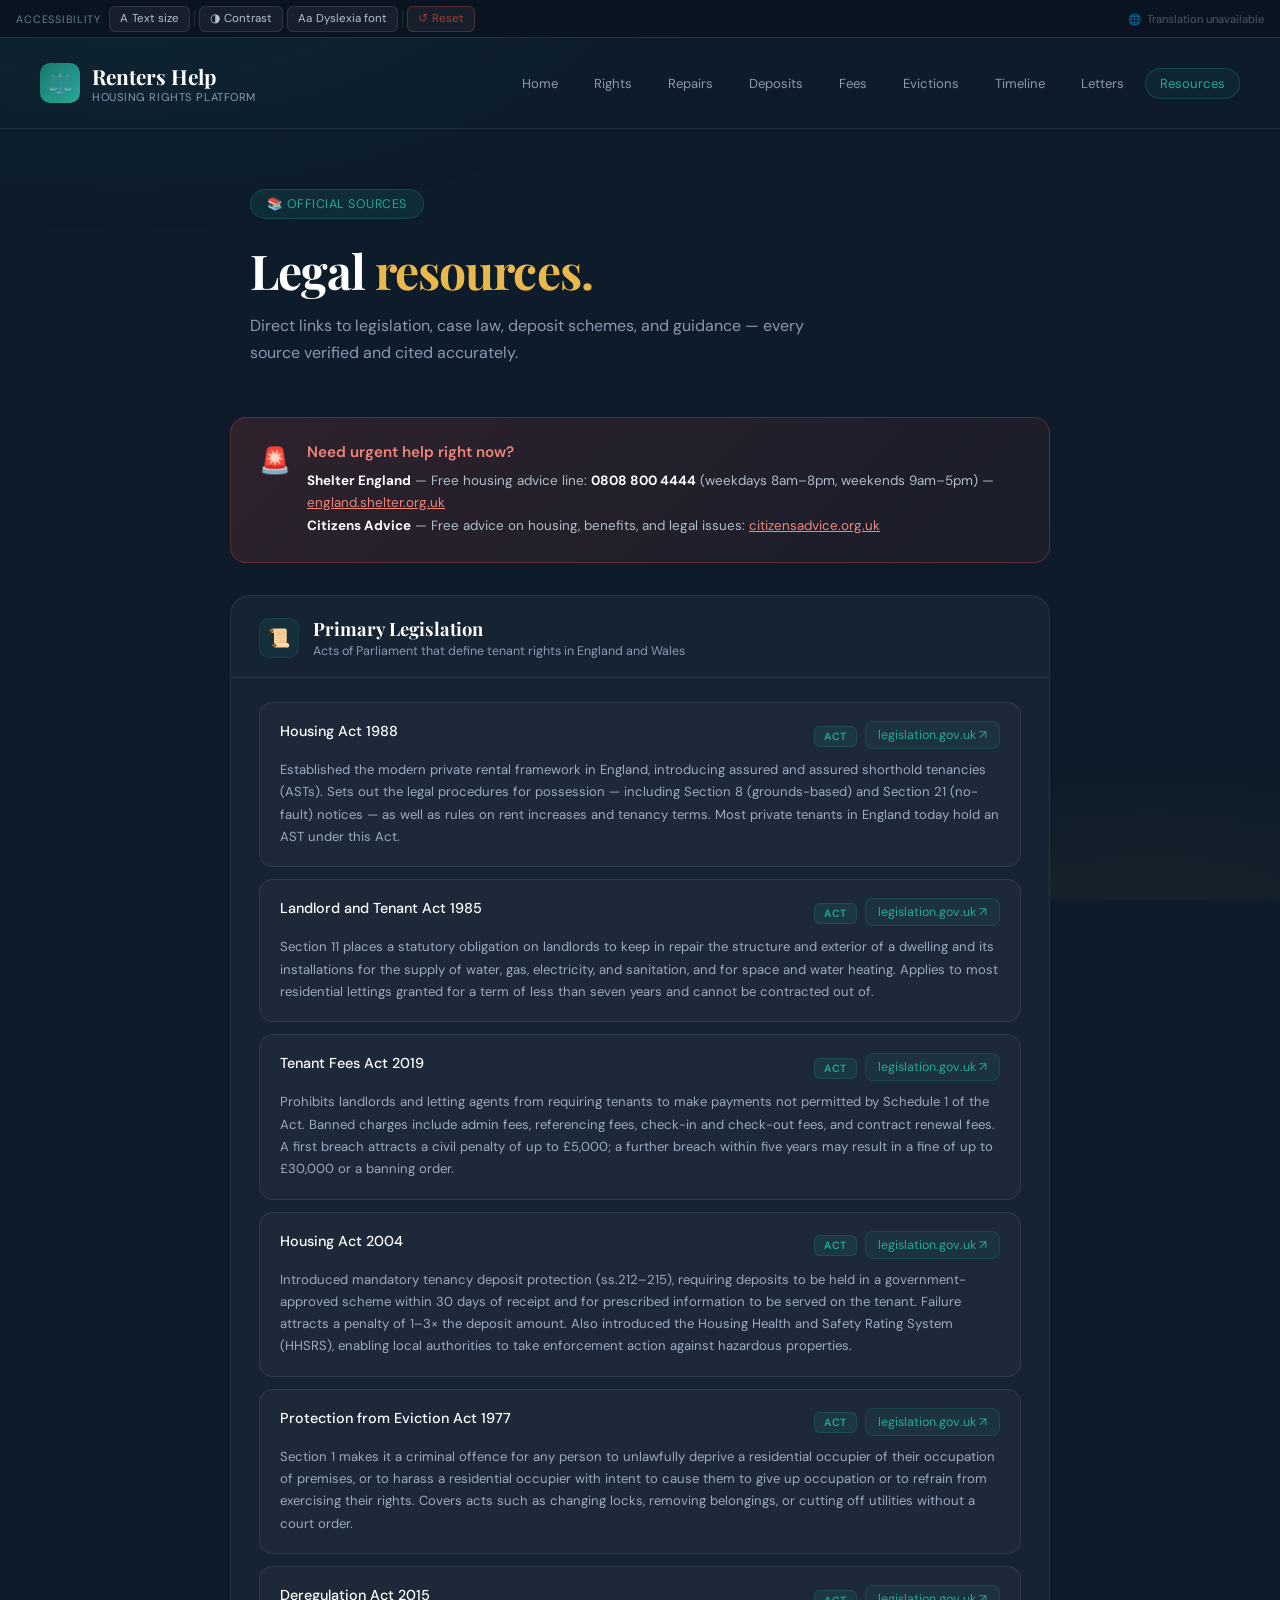
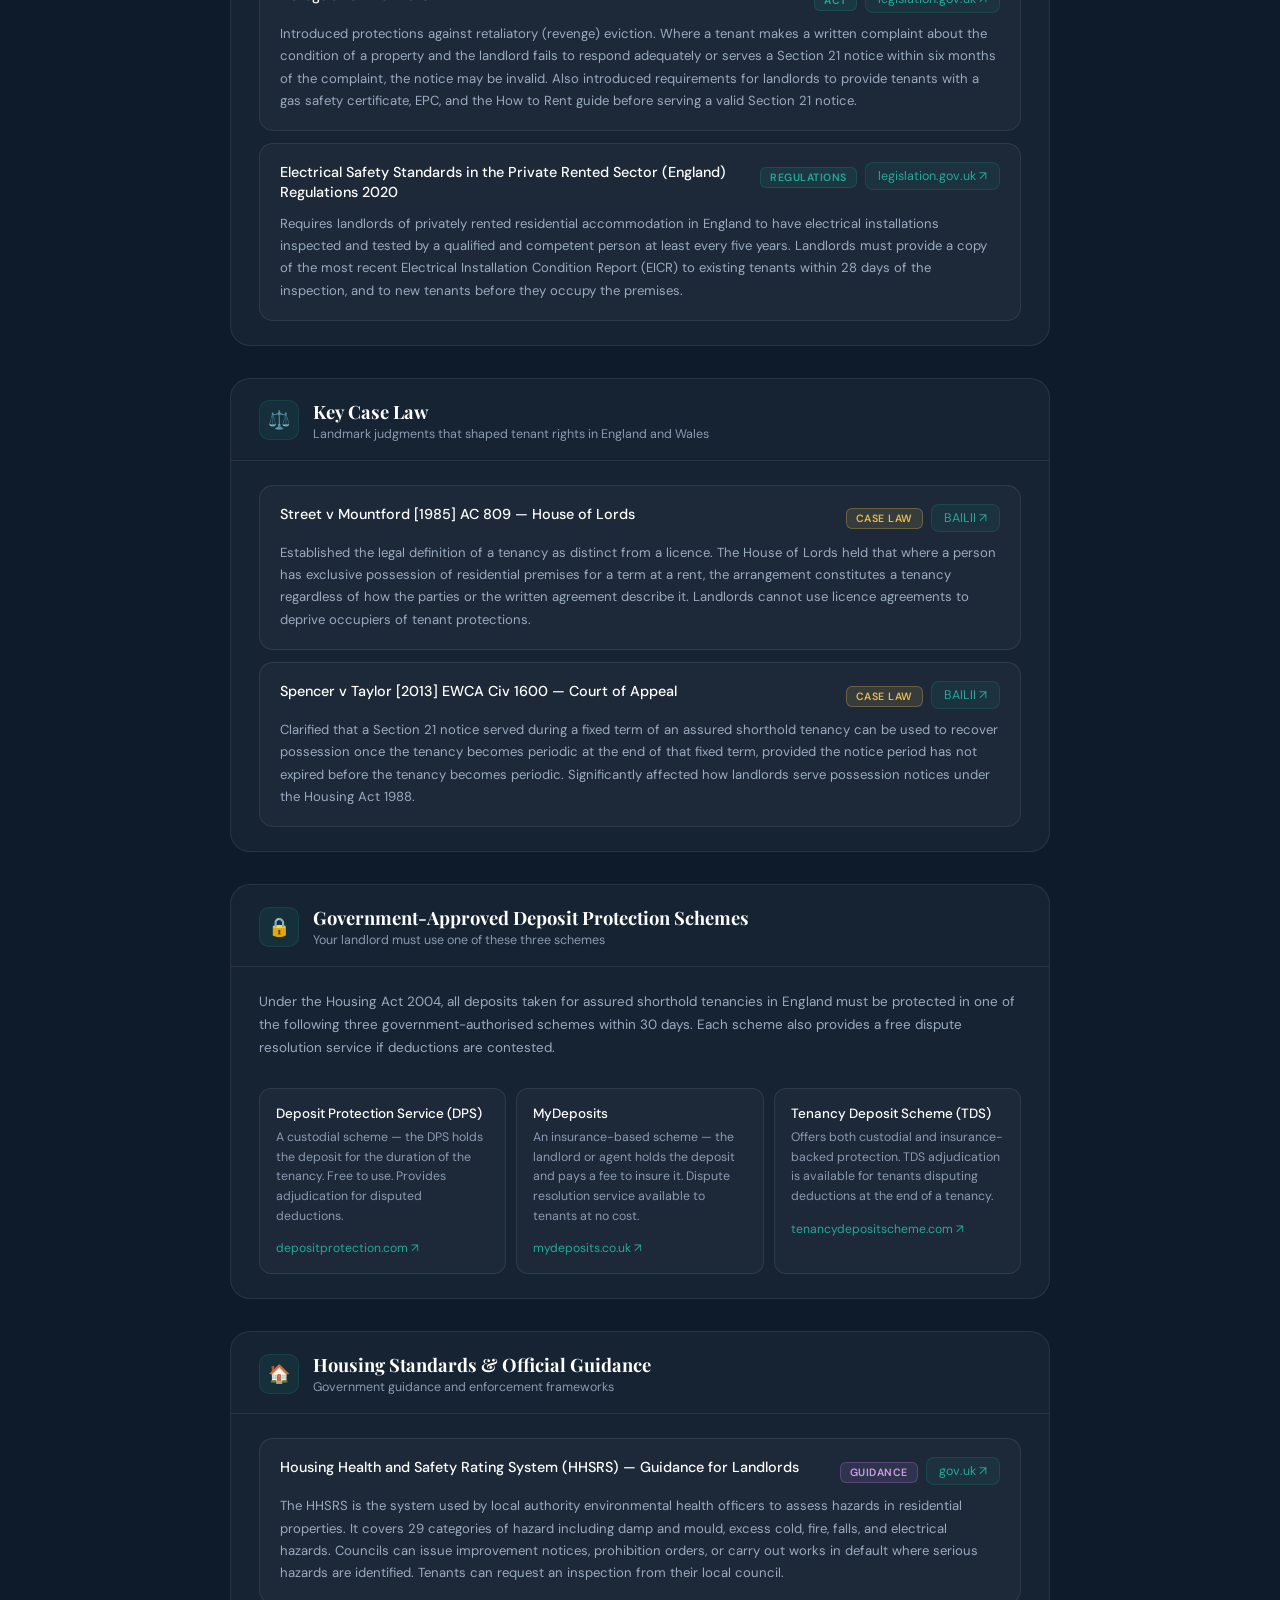
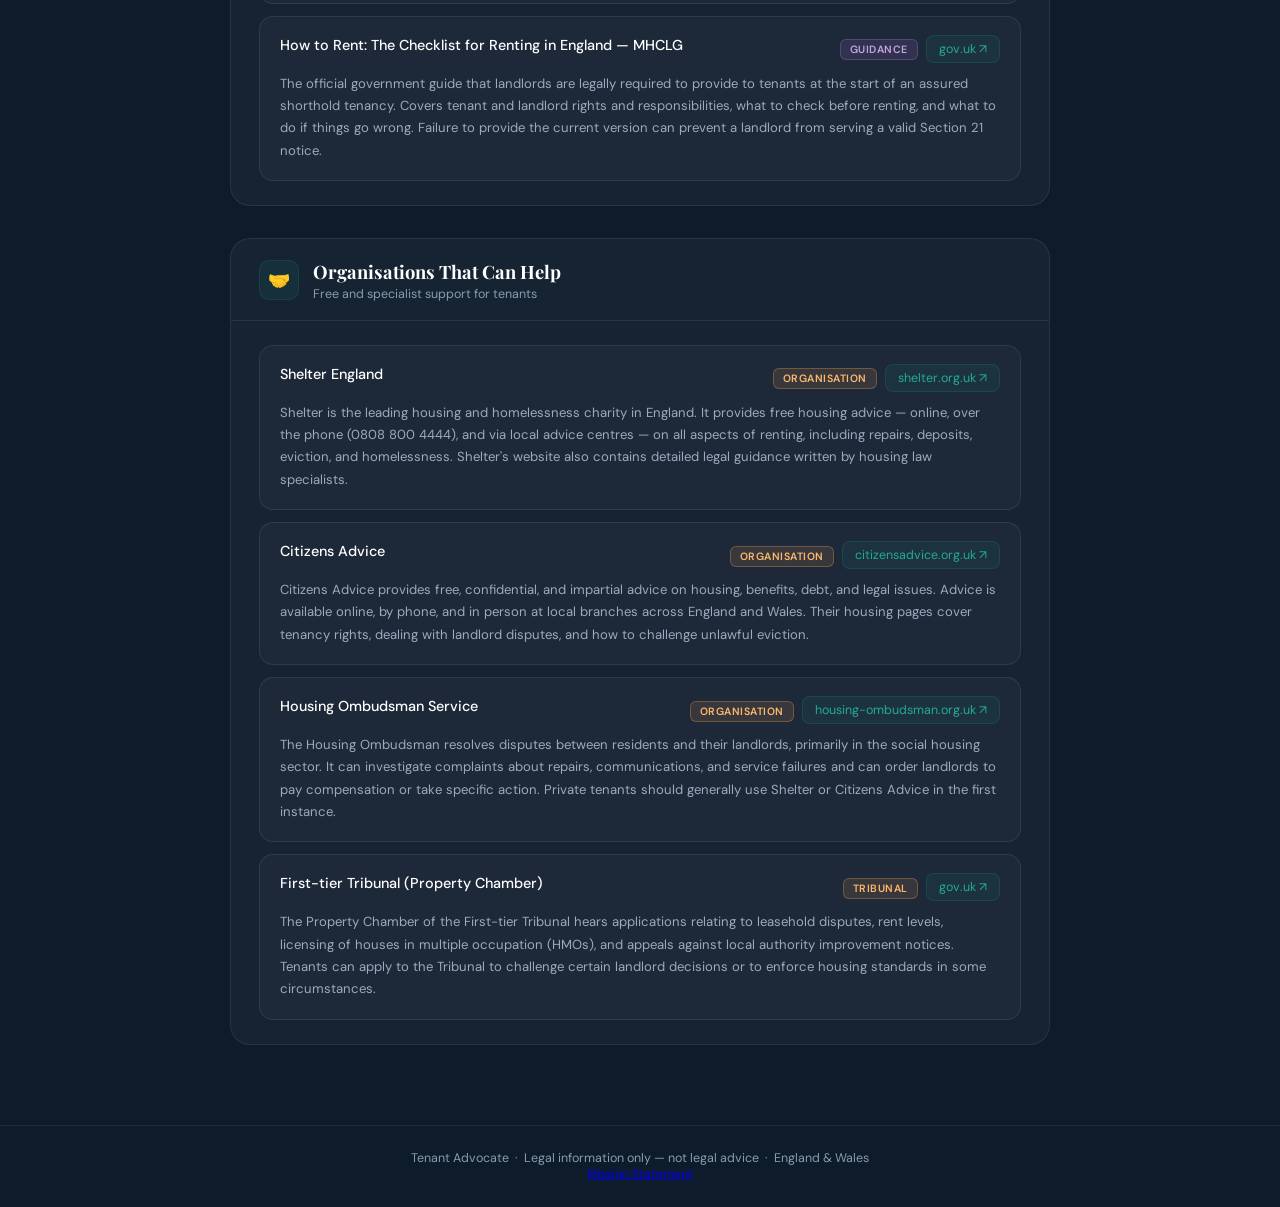
<file: pages/resources.html>
<!DOCTYPE html>
<html lang="en">
<head>
<meta charset="UTF-8">
<meta name="viewport" content="width=device-width, initial-scale=1.0">
<title>Resources – Renters Help</title>
<link rel="stylesheet" href="../styles.css">
<link rel="stylesheet" href="../accessibility.css">
<style>
/* Resource rows */
.resource-row {
  background: rgba(255,255,255,0.03); border: 1px solid var(--border);
  border-radius: 14px; padding: 18px 20px; transition: border-color 0.2s;
}
.resource-row:hover { border-color: rgba(26,122,110,0.3); }
.resource-row-top {
  display: flex; align-items: flex-start;
  justify-content: space-between; gap: 14px; margin-bottom: 10px;
}
.resource-tag {
  font-size: 0.66rem; font-weight: 600; letter-spacing: 0.05em; text-transform: uppercase;
  padding: 3px 9px; border-radius: 6px; white-space: nowrap; flex-shrink: 0; margin-top: 2px;
}
.tag-act      { background: rgba(26,122,110,0.18); border: 1px solid rgba(26,122,110,0.35); color: var(--teal-light); }
.tag-case     { background: rgba(232,184,75,0.12); border: 1px solid rgba(232,184,75,0.3);  color: var(--gold); }
.tag-scheme   { background: rgba(100,149,237,0.12); border: 1px solid rgba(100,149,237,0.3); color: #8ab4f8; }
.tag-guidance { background: rgba(180,120,220,0.12); border: 1px solid rgba(180,120,220,0.3); color: #c9a0e8; }
.tag-org      { background: rgba(255,160,80,0.12);  border: 1px solid rgba(255,160,80,0.3);  color: #ffb86c; }
.resource-title { flex: 1; color: #fff; font-size: 0.9rem; font-weight: 500; line-height: 1.4; }
.resource-link {
  color: var(--teal-light); font-size: 0.78rem; text-decoration: none;
  display: inline-flex; align-items: center; gap: 4px; padding: 5px 12px;
  background: rgba(26,122,110,0.12); border: 1px solid rgba(26,122,110,0.3);
  border-radius: 8px; white-space: nowrap; flex-shrink: 0; transition: background 0.2s;
}
.resource-link:hover { background: rgba(26,122,110,0.22); }
.resource-body { color: #9aabbf; font-size: 0.82rem; line-height: 1.7; }

/* Urgent help banner */
.urgent-banner {
  background: linear-gradient(135deg, rgba(231,76,60,0.15), rgba(231,76,60,0.06));
  border: 1px solid rgba(231,76,60,0.3); border-radius: 16px;
  padding: 24px 28px; display: flex; gap: 16px; align-items: flex-start;
}
.urgent-icon { font-size: 1.6rem; flex-shrink: 0; margin-top: 2px; }
.urgent-body h4 { color: #f1857a; font-size: 0.95rem; font-weight: 600; margin-bottom: 8px; }
.urgent-body p  { color: #b0bfcc; font-size: 0.84rem; line-height: 1.7; }
.urgent-body strong { color: #fff; }

/* Section card body gap for resource rows */
.section-card-body { gap: 12px; display: flex; flex-direction: column; }

@media (max-width: 768px) {
  .resource-row-top { flex-wrap: wrap; }
}
</style>
</head>
<body>

<header>
  <a class="logo" href="../index.html">
    <div class="logo-icon">⚖️</div>
    <div>
      <h1>Renters Help</h1>
      <p>Housing Rights Platform</p>
    </div>
  </a>
  <nav>
    <a href="../index.html">Home</a>
    <a href="know-your-rights.html">Rights</a>
    <a href="repairs.html">Repairs</a>
    <a href="deposits.html">Deposits</a>
    <a href="fees.html">Fees</a>
    <a href="evictions.html">Evictions</a>
    <a href="timeline-tool.html">Timeline</a>
    <a href="letters.html">Letters</a>
    <a href="resources.html" class="active">Resources</a>
  </nav>
</header>

<div class="hero">
  <div class="hero-badge">📚 Official Sources</div>
  <h2>Legal <em>resources.</em></h2>
  <p>Direct links to legislation, case law, deposit schemes, and guidance — every source verified and cited accurately.</p>
</div>

<div class="content">

  <!-- URGENT BANNER -->
  <div class="urgent-banner">
    <div class="urgent-icon">🚨</div>
    <div class="urgent-body">
      <h4>Need urgent help right now?</h4>
      <p>
        <strong>Shelter England</strong> — Free housing advice line: <strong>0808 800 4444</strong> (weekdays 8am–8pm, weekends 9am–5pm) — <a href="https://england.shelter.org.uk/" target="_blank" style="color:#f1857a;">england.shelter.org.uk</a><br>
        <strong>Citizens Advice</strong> — Free advice on housing, benefits, and legal issues: <a href="https://www.citizensadvice.org.uk/" target="_blank" style="color:#f1857a;">citizensadvice.org.uk</a>
      </p>
    </div>
  </div>

  <!-- PRIMARY LEGISLATION -->
  <div class="section-card">
    <div class="section-card-header">
      <div class="section-icon">📜</div>
      <div>
        <h3>Primary Legislation</h3>
        <p>Acts of Parliament that define tenant rights in England and Wales</p>
      </div>
    </div>
    <div class="section-card-body">

      <div class="resource-row">
        <div class="resource-row-top">
          <span class="resource-title">Housing Act 1988</span>
          <div style="display:flex;gap:8px;align-items:center;flex-shrink:0;">
            <span class="resource-tag tag-act">Act</span>
            <a class="resource-link" href="https://www.legislation.gov.uk/ukpga/1988/50/contents" target="_blank">legislation.gov.uk ↗</a>
          </div>
        </div>
        <p class="resource-body">Established the modern private rental framework in England, introducing assured and assured shorthold tenancies (ASTs). Sets out the legal procedures for possession — including Section 8 (grounds-based) and Section 21 (no-fault) notices — as well as rules on rent increases and tenancy terms. Most private tenants in England today hold an AST under this Act.</p>
      </div>

      <div class="resource-row">
        <div class="resource-row-top">
          <span class="resource-title">Landlord and Tenant Act 1985</span>
          <div style="display:flex;gap:8px;align-items:center;flex-shrink:0;">
            <span class="resource-tag tag-act">Act</span>
            <a class="resource-link" href="https://www.legislation.gov.uk/ukpga/1985/70/contents" target="_blank">legislation.gov.uk ↗</a>
          </div>
        </div>
        <p class="resource-body">Section 11 places a statutory obligation on landlords to keep in repair the structure and exterior of a dwelling and its installations for the supply of water, gas, electricity, and sanitation, and for space and water heating. Applies to most residential lettings granted for a term of less than seven years and cannot be contracted out of.</p>
      </div>

      <div class="resource-row">
        <div class="resource-row-top">
          <span class="resource-title">Tenant Fees Act 2019</span>
          <div style="display:flex;gap:8px;align-items:center;flex-shrink:0;">
            <span class="resource-tag tag-act">Act</span>
            <a class="resource-link" href="https://www.legislation.gov.uk/ukpga/2019/4/contents" target="_blank">legislation.gov.uk ↗</a>
          </div>
        </div>
        <p class="resource-body">Prohibits landlords and letting agents from requiring tenants to make payments not permitted by Schedule 1 of the Act. Banned charges include admin fees, referencing fees, check-in and check-out fees, and contract renewal fees. A first breach attracts a civil penalty of up to £5,000; a further breach within five years may result in a fine of up to £30,000 or a banning order.</p>
      </div>

      <div class="resource-row">
        <div class="resource-row-top">
          <span class="resource-title">Housing Act 2004</span>
          <div style="display:flex;gap:8px;align-items:center;flex-shrink:0;">
            <span class="resource-tag tag-act">Act</span>
            <a class="resource-link" href="https://www.legislation.gov.uk/ukpga/2004/34/contents" target="_blank">legislation.gov.uk ↗</a>
          </div>
        </div>
        <p class="resource-body">Introduced mandatory tenancy deposit protection (ss.212–215), requiring deposits to be held in a government-approved scheme within 30 days of receipt and for prescribed information to be served on the tenant. Failure attracts a penalty of 1–3× the deposit amount. Also introduced the Housing Health and Safety Rating System (HHSRS), enabling local authorities to take enforcement action against hazardous properties.</p>
      </div>

      <div class="resource-row">
        <div class="resource-row-top">
          <span class="resource-title">Protection from Eviction Act 1977</span>
          <div style="display:flex;gap:8px;align-items:center;flex-shrink:0;">
            <span class="resource-tag tag-act">Act</span>
            <a class="resource-link" href="https://www.legislation.gov.uk/ukpga/1977/43" target="_blank">legislation.gov.uk ↗</a>
          </div>
        </div>
        <p class="resource-body">Section 1 makes it a criminal offence for any person to unlawfully deprive a residential occupier of their occupation of premises, or to harass a residential occupier with intent to cause them to give up occupation or to refrain from exercising their rights. Covers acts such as changing locks, removing belongings, or cutting off utilities without a court order.</p>
      </div>

      <div class="resource-row">
        <div class="resource-row-top">
          <span class="resource-title">Deregulation Act 2015</span>
          <div style="display:flex;gap:8px;align-items:center;flex-shrink:0;">
            <span class="resource-tag tag-act">Act</span>
            <a class="resource-link" href="https://www.legislation.gov.uk/ukpga/2015/20/contents" target="_blank">legislation.gov.uk ↗</a>
          </div>
        </div>
        <p class="resource-body">Introduced protections against retaliatory (revenge) eviction. Where a tenant makes a written complaint about the condition of a property and the landlord fails to respond adequately or serves a Section 21 notice within six months of the complaint, the notice may be invalid. Also introduced requirements for landlords to provide tenants with a gas safety certificate, EPC, and the How to Rent guide before serving a valid Section 21 notice.</p>
      </div>

      <div class="resource-row">
        <div class="resource-row-top">
          <span class="resource-title">Electrical Safety Standards in the Private Rented Sector (England) Regulations 2020</span>
          <div style="display:flex;gap:8px;align-items:center;flex-shrink:0;">
            <span class="resource-tag tag-act">Regulations</span>
            <a class="resource-link" href="https://www.legislation.gov.uk/uksi/2020/312/contents" target="_blank">legislation.gov.uk ↗</a>
          </div>
        </div>
        <p class="resource-body">Requires landlords of privately rented residential accommodation in England to have electrical installations inspected and tested by a qualified and competent person at least every five years. Landlords must provide a copy of the most recent Electrical Installation Condition Report (EICR) to existing tenants within 28 days of the inspection, and to new tenants before they occupy the premises.</p>
      </div>

    </div>
  </div>

  <!-- KEY CASE LAW -->
  <div class="section-card">
    <div class="section-card-header">
      <div class="section-icon">⚖️</div>
      <div>
        <h3>Key Case Law</h3>
        <p>Landmark judgments that shaped tenant rights in England and Wales</p>
      </div>
    </div>
    <div class="section-card-body">

      <div class="resource-row">
        <div class="resource-row-top">
          <span class="resource-title">Street v Mountford [1985] AC 809 — House of Lords</span>
          <div style="display:flex;gap:8px;align-items:center;flex-shrink:0;">
            <span class="resource-tag tag-case">Case Law</span>
            <a class="resource-link" href="https://www.bailii.org/uk/cases/UKHL/1985/4.html" target="_blank">BAILII ↗</a>
          </div>
        </div>
        <p class="resource-body">Established the legal definition of a tenancy as distinct from a licence. The House of Lords held that where a person has exclusive possession of residential premises for a term at a rent, the arrangement constitutes a tenancy regardless of how the parties or the written agreement describe it. Landlords cannot use licence agreements to deprive occupiers of tenant protections.</p>
      </div>

      <div class="resource-row">
        <div class="resource-row-top">
          <span class="resource-title">Spencer v Taylor [2013] EWCA Civ 1600 — Court of Appeal</span>
          <div style="display:flex;gap:8px;align-items:center;flex-shrink:0;">
            <span class="resource-tag tag-case">Case Law</span>
            <a class="resource-link" href="https://www.bailii.org/ew/cases/EWCA/Civ/2013/1600.html" target="_blank">BAILII ↗</a>
          </div>
        </div>
        <p class="resource-body">Clarified that a Section 21 notice served during a fixed term of an assured shorthold tenancy can be used to recover possession once the tenancy becomes periodic at the end of that fixed term, provided the notice period has not expired before the tenancy becomes periodic. Significantly affected how landlords serve possession notices under the Housing Act 1988.</p>
      </div>

    </div>
  </div>

  <!-- DEPOSIT SCHEMES -->
  <div class="section-card">
    <div class="section-card-header">
      <div class="section-icon">🔒</div>
      <div>
        <h3>Government-Approved Deposit Protection Schemes</h3>
        <p>Your landlord must use one of these three schemes</p>
      </div>
    </div>
    <div class="section-card-body">
      <p style="color:#9aabbf;font-size:0.84rem;line-height:1.7;">Under the Housing Act 2004, all deposits taken for assured shorthold tenancies in England must be protected in one of the following three government-authorised schemes within 30 days. Each scheme also provides a free dispute resolution service if deductions are contested.</p>
      <div class="scheme-grid">
        <div class="scheme-card">
          <h4>Deposit Protection Service (DPS)</h4>
          <p>A custodial scheme — the DPS holds the deposit for the duration of the tenancy. Free to use. Provides adjudication for disputed deductions.</p>
          <a href="https://www.depositprotection.com/" target="_blank">depositprotection.com ↗</a>
        </div>
        <div class="scheme-card">
          <h4>MyDeposits</h4>
          <p>An insurance-based scheme — the landlord or agent holds the deposit and pays a fee to insure it. Dispute resolution service available to tenants at no cost.</p>
          <a href="https://www.mydeposits.co.uk/" target="_blank">mydeposits.co.uk ↗</a>
        </div>
        <div class="scheme-card">
          <h4>Tenancy Deposit Scheme (TDS)</h4>
          <p>Offers both custodial and insurance-backed protection. TDS adjudication is available for tenants disputing deductions at the end of a tenancy.</p>
          <a href="https://www.tenancydepositscheme.com/" target="_blank">tenancydepositscheme.com ↗</a>
        </div>
      </div>
    </div>
  </div>

  <!-- HOUSING STANDARDS & GUIDANCE -->
  <div class="section-card">
    <div class="section-card-header">
      <div class="section-icon">🏠</div>
      <div>
        <h3>Housing Standards &amp; Official Guidance</h3>
        <p>Government guidance and enforcement frameworks</p>
      </div>
    </div>
    <div class="section-card-body">

      <div class="resource-row">
        <div class="resource-row-top">
          <span class="resource-title">Housing Health and Safety Rating System (HHSRS) — Guidance for Landlords</span>
          <div style="display:flex;gap:8px;align-items:center;flex-shrink:0;">
            <span class="resource-tag tag-guidance">Guidance</span>
            <a class="resource-link" href="https://www.gov.uk/government/publications/housing-health-and-safety-rating-system-guidance-for-landlords-and-property-related-professionals" target="_blank">gov.uk ↗</a>
          </div>
        </div>
        <p class="resource-body">The HHSRS is the system used by local authority environmental health officers to assess hazards in residential properties. It covers 29 categories of hazard including damp and mould, excess cold, fire, falls, and electrical hazards. Councils can issue improvement notices, prohibition orders, or carry out works in default where serious hazards are identified. Tenants can request an inspection from their local council.</p>
      </div>

      <div class="resource-row">
        <div class="resource-row-top">
          <span class="resource-title">How to Rent: The Checklist for Renting in England — MHCLG</span>
          <div style="display:flex;gap:8px;align-items:center;flex-shrink:0;">
            <span class="resource-tag tag-guidance">Guidance</span>
            <a class="resource-link" href="https://www.gov.uk/government/publications/how-to-rent" target="_blank">gov.uk ↗</a>
          </div>
        </div>
        <p class="resource-body">The official government guide that landlords are legally required to provide to tenants at the start of an assured shorthold tenancy. Covers tenant and landlord rights and responsibilities, what to check before renting, and what to do if things go wrong. Failure to provide the current version can prevent a landlord from serving a valid Section 21 notice.</p>
      </div>

    </div>
  </div>

  <!-- ORGANISATIONS -->
  <div class="section-card">
    <div class="section-card-header">
      <div class="section-icon">🤝</div>
      <div>
        <h3>Organisations That Can Help</h3>
        <p>Free and specialist support for tenants</p>
      </div>
    </div>
    <div class="section-card-body">

      <div class="resource-row">
        <div class="resource-row-top">
          <span class="resource-title">Shelter England</span>
          <div style="display:flex;gap:8px;align-items:center;flex-shrink:0;">
            <span class="resource-tag tag-org">Organisation</span>
            <a class="resource-link" href="https://england.shelter.org.uk/" target="_blank">shelter.org.uk ↗</a>
          </div>
        </div>
        <p class="resource-body">Shelter is the leading housing and homelessness charity in England. It provides free housing advice — online, over the phone (0808 800 4444), and via local advice centres — on all aspects of renting, including repairs, deposits, eviction, and homelessness. Shelter's website also contains detailed legal guidance written by housing law specialists.</p>
      </div>

      <div class="resource-row">
        <div class="resource-row-top">
          <span class="resource-title">Citizens Advice</span>
          <div style="display:flex;gap:8px;align-items:center;flex-shrink:0;">
            <span class="resource-tag tag-org">Organisation</span>
            <a class="resource-link" href="https://www.citizensadvice.org.uk/" target="_blank">citizensadvice.org.uk ↗</a>
          </div>
        </div>
        <p class="resource-body">Citizens Advice provides free, confidential, and impartial advice on housing, benefits, debt, and legal issues. Advice is available online, by phone, and in person at local branches across England and Wales. Their housing pages cover tenancy rights, dealing with landlord disputes, and how to challenge unlawful eviction.</p>
      </div>

      <div class="resource-row">
        <div class="resource-row-top">
          <span class="resource-title">Housing Ombudsman Service</span>
          <div style="display:flex;gap:8px;align-items:center;flex-shrink:0;">
            <span class="resource-tag tag-org">Organisation</span>
            <a class="resource-link" href="https://www.housing-ombudsman.org.uk/" target="_blank">housing-ombudsman.org.uk ↗</a>
          </div>
        </div>
        <p class="resource-body">The Housing Ombudsman resolves disputes between residents and their landlords, primarily in the social housing sector. It can investigate complaints about repairs, communications, and service failures and can order landlords to pay compensation or take specific action. Private tenants should generally use Shelter or Citizens Advice in the first instance.</p>
      </div>

      <div class="resource-row">
        <div class="resource-row-top">
          <span class="resource-title">First-tier Tribunal (Property Chamber)</span>
          <div style="display:flex;gap:8px;align-items:center;flex-shrink:0;">
            <span class="resource-tag tag-org">Tribunal</span>
            <a class="resource-link" href="https://www.gov.uk/courts-tribunals/first-tier-tribunal-property-chamber" target="_blank">gov.uk ↗</a>
          </div>
        </div>
        <p class="resource-body">The Property Chamber of the First-tier Tribunal hears applications relating to leasehold disputes, rent levels, licensing of houses in multiple occupation (HMOs), and appeals against local authority improvement notices. Tenants can apply to the Tribunal to challenge certain landlord decisions or to enforce housing standards in some circumstances.</p>
      </div>

    </div>
  </div>

</div>

<footer>
  <p>Tenant Advocate &nbsp;·&nbsp; Legal information only — not legal advice &nbsp;·&nbsp; England &amp; Wales</p> <a href="Statement.pdf">Mission Statement</a>
</footer>

</body>
<script src="../accessibility.js"></script>
</html>
</file>
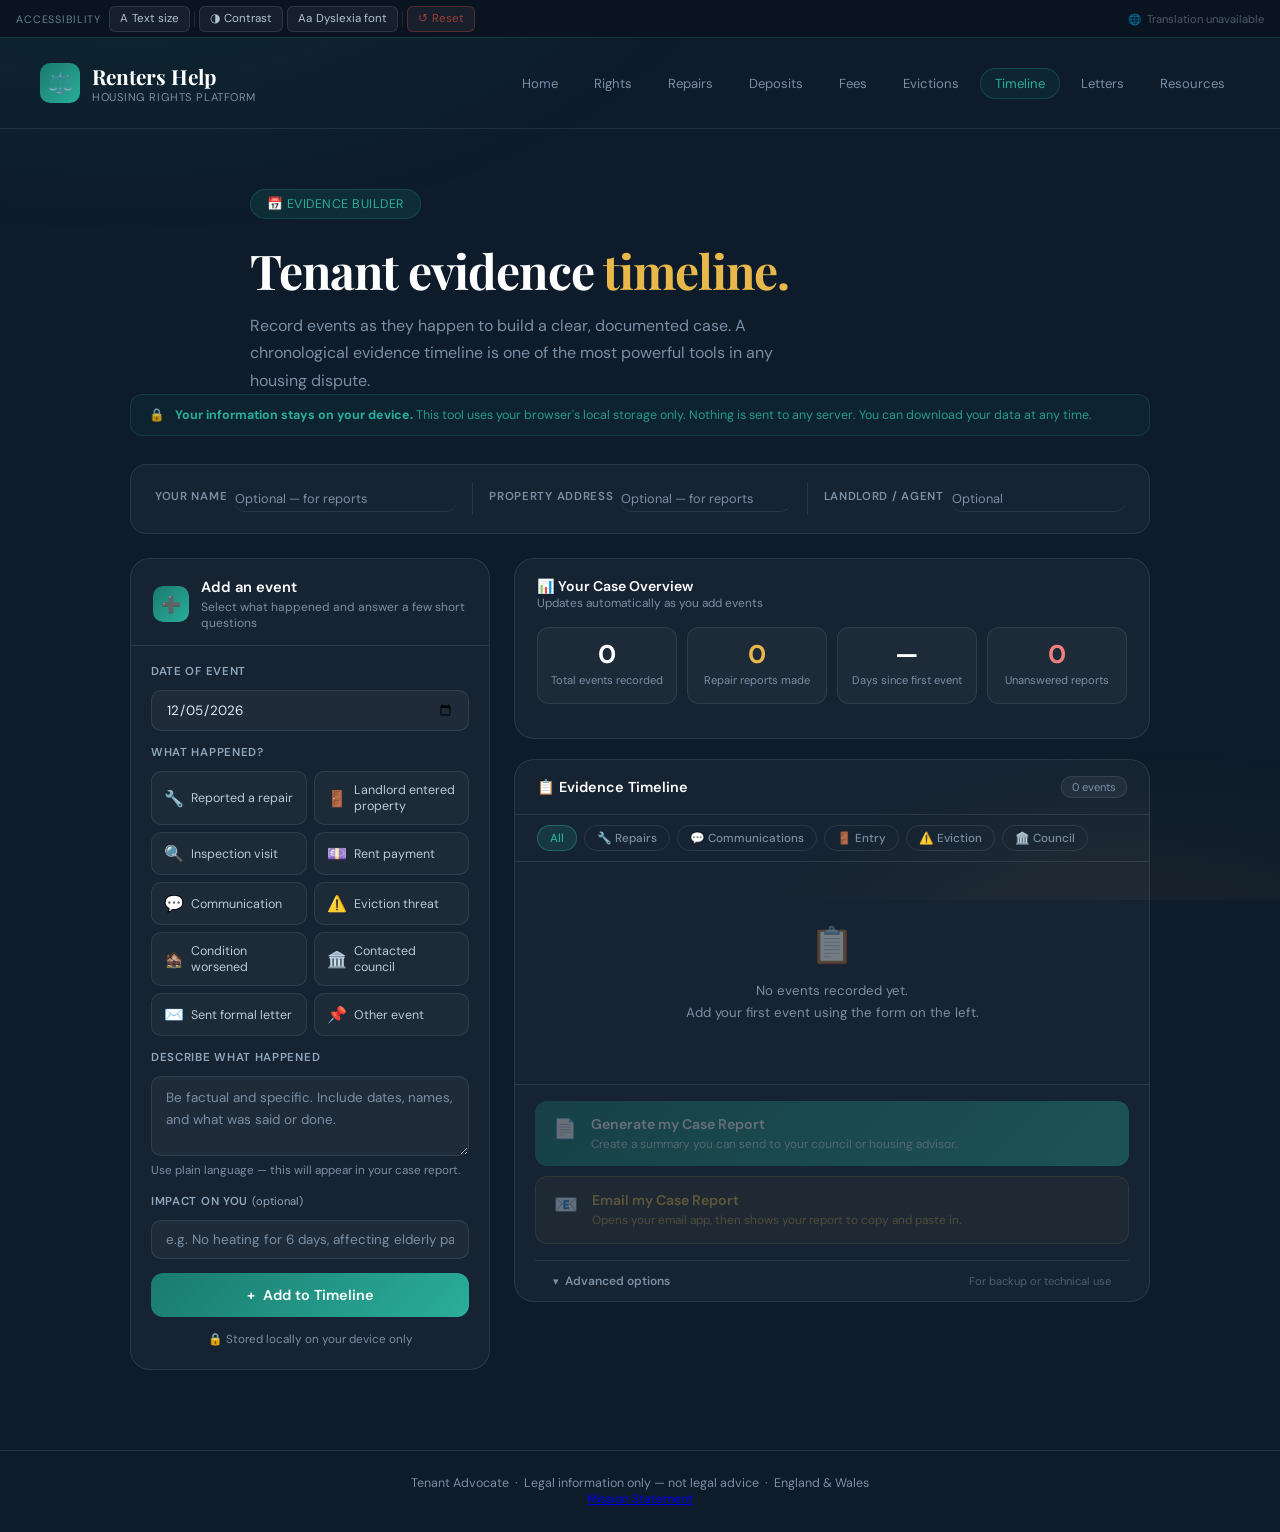
<file: pages/timeline-tool.html>
<!DOCTYPE html>
<html lang="en">
<head>
<meta charset="UTF-8">
<meta name="viewport" content="width=device-width, initial-scale=1.0">
<title>Evidence Timeline – Renters Help</title>
<link rel="stylesheet" href="../styles.css">
<link rel="stylesheet" href="../accessibility.css">
<style>
/* ═══════════════════════════════════════════════
   TIMELINE TOOL — FULL PAGE STYLES
   ═══════════════════════════════════════════════ */

:root {
  --teal: #1a7a6e;
  --teal-light: #2aae9c;
  --gold: #e8b84b;
  --card-bg: rgba(255,255,255,0.04);
  --border: rgba(255,255,255,0.09);
  --muted: #7a8fa6;
  --danger-col: #e05c5c;
  --warn-bg: rgba(224,92,92,0.08);
  --warn-border: rgba(224,92,92,0.3);
  --gold-bg: rgba(232,184,75,0.07);
  --gold-border: rgba(232,184,75,0.25);
  --teal-bg: rgba(26,122,110,0.1);
  --teal-border: rgba(26,122,110,0.3);
}

/* ── Privacy banner ── */
.privacy-banner {
  position: relative; z-index: 1;
  max-width: 1100px; margin: 0 auto 0; padding: 0 40px;
}
.privacy-banner-inner {
  background: var(--teal-bg);
  border: 1px solid var(--teal-border);
  border-radius: 12px;
  padding: 11px 18px;
  display: flex; align-items: center; gap: 10px;
  font-size: 0.78rem; color: rgba(42,174,156,0.85);
  line-height: 1.5;
}
.privacy-banner-inner strong { color: var(--teal-light); }

/* ── Main two-col layout ── */
.main {
  position: relative; z-index: 1;
  max-width: 1100px; margin: 28px auto 80px; padding: 0 40px;
  display: grid;
  grid-template-columns: 360px 1fr;
  gap: 24px;
  align-items: start;
}

/* ── Case info bar ── */
.case-bar {
  grid-column: 1 / -1;
  background: var(--card-bg);
  border: 1px solid var(--border);
  border-radius: 16px;
  padding: 18px 24px;
  display: flex; align-items: center; gap: 16px; flex-wrap: wrap;
}
.case-bar-field {
  display: flex; align-items: center; gap: 8px; flex: 1; min-width: 180px;
}
.case-bar-field label {
  font-size: 0.72rem; color: var(--muted); white-space: nowrap;
  text-transform: uppercase; letter-spacing: 0.06em; font-weight: 600;
}
.case-bar-field input {
  flex: 1; background: transparent; border: none;
  border-bottom: 1px solid var(--border);
  color: #e8edf3; font-size: 0.84rem;
  font-family: 'DM Sans', sans-serif;
  padding: 4px 0; outline: none;
  transition: border-color 0.2s;
}
.case-bar-field input:focus { border-bottom-color: var(--teal-light); }
.case-bar-field input::placeholder { color: var(--muted); font-size: 0.8rem; }
.case-bar-divider { width: 1px; height: 32px; background: var(--border); flex-shrink: 0; }

/* ── LEFT PANEL: add event ── */
.left-panel { position: sticky; top: 24px; }

.panel {
  background: var(--card-bg);
  border: 1px solid var(--border);
  border-radius: 20px;
  overflow: hidden;
}
.panel-head {
  padding: 18px 22px 14px;
  border-bottom: 1px solid var(--border);
  display: flex; align-items: center; gap: 12px;
}
.panel-head-icon {
  width: 36px; height: 36px; border-radius: 10px;
  background: linear-gradient(135deg, var(--teal), var(--teal-light));
  display: flex; align-items: center; justify-content: center;
  font-size: 1rem; flex-shrink: 0;
}
.panel-head h3 { font-size: 0.92rem; font-weight: 600; color: #fff; margin-bottom: 2px; }
.panel-head p  { font-size: 0.75rem; color: var(--muted); margin: 0; }
.panel-body { padding: 18px 20px 20px; display: flex; flex-direction: column; gap: 14px; }

/* Field wrapper */
.field { display: flex; flex-direction: column; gap: 6px; }
.field label {
  font-size: 0.72rem; font-weight: 600; color: #8fa8bf;
  text-transform: uppercase; letter-spacing: 0.06em;
}
.field input, .field select, .field textarea {
  background: rgba(255,255,255,0.04);
  border: 1px solid var(--border);
  border-radius: 10px;
  color: #e0eaf4;
  font-family: 'DM Sans', sans-serif;
  font-size: 0.84rem;
  padding: 10px 14px;
  outline: none;
  transition: border-color 0.2s;
  width: 100%;
  box-sizing: border-box;
}
.field input:focus, .field select:focus, .field textarea:focus {
  border-color: rgba(42,174,156,0.5);
}
.field input::placeholder, .field textarea::placeholder { color: var(--muted); }
.field select option { background: #1a2535; }
.field textarea { resize: vertical; min-height: 80px; line-height: 1.6; }
.field.error input, .field.error select, .field.error textarea {
  border-color: rgba(224,92,92,0.6);
}
.field-hint { font-size: 0.73rem; color: var(--muted); line-height: 1.5; }

/* Follow-up questions (shown contextually) */
.followup {
  display: none;
  flex-direction: column;
  gap: 12px;
  padding: 14px 16px;
  background: rgba(42,174,156,0.05);
  border: 1px solid rgba(42,174,156,0.15);
  border-radius: 12px;
  animation: fadeUp 0.2s ease;
}
.followup.visible { display: flex; }
.followup-label {
  font-size: 0.7rem; font-weight: 700; text-transform: uppercase;
  letter-spacing: 0.07em; color: var(--teal-light);
  margin-bottom: 2px;
}

/* Event type pills */
.event-type-grid {
  display: grid;
  grid-template-columns: 1fr 1fr;
  gap: 7px;
}
.et-pill {
  display: flex; align-items: center; gap: 7px;
  padding: 10px 12px;
  background: rgba(255,255,255,0.03);
  border: 1px solid var(--border);
  border-radius: 10px;
  cursor: pointer;
  font-family: 'DM Sans', sans-serif;
  font-size: 0.78rem;
  color: #b8ccd8;
  transition: all 0.18s;
  text-align: left;
}
.et-pill:hover {
  background: rgba(42,174,156,0.1);
  border-color: rgba(42,174,156,0.35);
  color: #e8edf3;
}
.et-pill.selected {
  background: rgba(42,174,156,0.15);
  border-color: var(--teal-light);
  color: #fff;
}
.et-pill .et-icon { font-size: 1rem; flex-shrink: 0; }

/* Method chips */
.method-chips { display: flex; flex-wrap: wrap; gap: 7px; }
.method-chip {
  padding: 6px 12px;
  background: rgba(255,255,255,0.04);
  border: 1px solid var(--border);
  border-radius: 20px;
  font-size: 0.76rem;
  color: #9fb4c8;
  cursor: pointer;
  font-family: 'DM Sans', sans-serif;
  transition: all 0.18s;
}
.method-chip:hover { background: rgba(42,174,156,0.1); border-color: rgba(42,174,156,0.35); color: var(--teal-light); }
.method-chip.selected { background: rgba(42,174,156,0.18); border-color: var(--teal-light); color: var(--teal-light); }

/* Yes/No buttons */
.yn-group { display: flex; gap: 8px; }
.yn-btn {
  flex: 1; padding: 8px;
  background: rgba(255,255,255,0.03);
  border: 1px solid var(--border);
  border-radius: 8px;
  font-size: 0.78rem; font-weight: 500;
  font-family: 'DM Sans', sans-serif;
  color: #9fb4c8; cursor: pointer;
  transition: all 0.18s;
}
.yn-btn:hover { background: rgba(255,255,255,0.07); }
.yn-btn.selected-yes { background: rgba(42,174,156,0.15); border-color: var(--teal-light); color: var(--teal-light); }
.yn-btn.selected-no  { background: rgba(224,92,92,0.1); border-color: rgba(224,92,92,0.4); color: #f08080; }

/* Add button */
.add-btn {
  width: 100%; padding: 13px;
  background: linear-gradient(135deg, var(--teal), var(--teal-light));
  border: none; border-radius: 12px;
  color: #fff; font-size: 0.9rem; font-weight: 600;
  font-family: 'DM Sans', sans-serif;
  cursor: pointer;
  transition: opacity 0.2s, transform 0.15s;
  display: flex; align-items: center; justify-content: center; gap: 8px;
}
.add-btn:hover { opacity: 0.88; transform: translateY(-1px); }
.add-btn:active { transform: translateY(0); }

/* Privacy notice */
.privacy-note {
  font-size: 0.73rem; color: var(--muted); line-height: 1.5;
  text-align: center; display: flex; align-items: center; justify-content: center; gap: 5px;
}

/* ── RIGHT PANEL: dashboard + timeline ── */
.right-panel { display: flex; flex-direction: column; gap: 20px; }

/* Dashboard */
.dashboard {
  background: var(--card-bg);
  border: 1px solid var(--border);
  border-radius: 20px;
  padding: 18px 22px 20px;
}
.dash-head {
  display: flex; align-items: center; justify-content: space-between;
  margin-bottom: 16px; flex-wrap: wrap; gap: 10px;
}
.dash-head h3 { font-size: 0.88rem; font-weight: 600; color: #fff; }
.dash-subtitle { font-size: 0.74rem; color: var(--muted); }

.dash-stats {
  display: grid;
  grid-template-columns: repeat(4, 1fr);
  gap: 10px;
}
.stat-card {
  background: rgba(255,255,255,0.03);
  border: 1px solid var(--border);
  border-radius: 12px;
  padding: 14px 12px;
  text-align: center;
}
.stat-card .stat-val {
  font-size: 1.6rem; font-weight: 700; color: #fff;
  line-height: 1; margin-bottom: 5px;
}
.stat-card .stat-label {
  font-size: 0.7rem; color: var(--muted); line-height: 1.4;
}
.stat-card.stat-warn .stat-val { color: var(--gold); }
.stat-card.stat-alert .stat-val { color: #f08080; }

/* Legal alerts */
.legal-alerts { margin-top: 14px; display: flex; flex-direction: column; gap: 8px; }
.legal-alert {
  padding: 12px 16px;
  border-radius: 10px;
  font-size: 0.8rem;
  line-height: 1.6;
  display: flex; gap: 10px; align-items: flex-start;
  animation: fadeUp 0.3s ease;
}
.legal-alert-warn {
  background: rgba(232,184,75,0.07);
  border: 1px solid rgba(232,184,75,0.25);
  color: rgba(232,184,75,0.85);
}
.legal-alert-danger {
  background: rgba(224,92,92,0.07);
  border: 1px solid rgba(224,92,92,0.25);
  color: #f08080;
}
.legal-alert-info {
  background: rgba(42,174,156,0.07);
  border: 1px solid rgba(42,174,156,0.2);
  color: rgba(42,174,156,0.9);
}
.la-icon { font-size: 1rem; flex-shrink: 0; margin-top: 1px; }
.la-body strong { display: block; font-size: 0.78rem; font-weight: 700; margin-bottom: 3px; }
.la-body span { font-size: 0.77rem; opacity: 0.9; }

/* ── Timeline panel ── */
.tl-panel {
  background: var(--card-bg);
  border: 1px solid var(--border);
  border-radius: 20px;
  overflow: hidden;
}
.tl-panel-head {
  padding: 16px 22px;
  border-bottom: 1px solid var(--border);
  display: flex; align-items: center; justify-content: space-between; gap: 12px;
  flex-wrap: wrap;
}
.tl-panel-head h3 { font-size: 0.9rem; font-weight: 600; color: #fff; }
.event-count {
  font-size: 0.7rem; color: var(--muted);
  background: rgba(255,255,255,0.05);
  border: 1px solid var(--border);
  border-radius: 10px; padding: 3px 10px;
}
.tl-filter-row {
  padding: 10px 22px;
  border-bottom: 1px solid var(--border);
  display: flex; gap: 7px; flex-wrap: wrap;
}
.tl-filter {
  padding: 4px 12px;
  font-size: 0.73rem; font-weight: 500;
  border-radius: 20px;
  border: 1px solid var(--border);
  background: transparent;
  color: var(--muted);
  cursor: pointer;
  font-family: 'DM Sans', sans-serif;
  transition: all 0.18s;
}
.tl-filter:hover { background: rgba(255,255,255,0.05); color: #d4dde8; }
.tl-filter.active {
  background: rgba(42,174,156,0.15);
  border-color: rgba(42,174,156,0.4);
  color: var(--teal-light);
}

/* Timeline list */
.tl-list {
  padding: 16px 20px;
  max-height: 480px;
  overflow-y: auto;
}
.tl-list::-webkit-scrollbar { width: 4px; }
.tl-list::-webkit-scrollbar-track { background: transparent; }
.tl-list::-webkit-scrollbar-thumb { background: var(--border); border-radius: 2px; }

/* Empty state */
.empty-state {
  text-align: center; padding: 44px 20px;
  color: var(--muted);
}
.empty-state .es-icon { font-size: 2.2rem; margin-bottom: 12px; opacity: 0.4; }
.empty-state p { font-size: 0.83rem; line-height: 1.65; }

/* Timeline entry card */
.tl-entry {
  display: flex; gap: 0;
  margin-bottom: 4px;
  position: relative;
}
.tl-line-col {
  display: flex; flex-direction: column; align-items: center;
  width: 36px; flex-shrink: 0; margin-right: 14px;
}
.tl-dot {
  width: 34px; height: 34px; border-radius: 50%;
  display: flex; align-items: center; justify-content: center;
  font-size: 14px; flex-shrink: 0; z-index: 1;
  border: 1px solid;
}
.tl-connector {
  flex: 1; width: 2px;
  background: linear-gradient(to bottom, rgba(255,255,255,0.07), transparent);
  margin: 3px 0 0;
  min-height: 12px;
}
.tl-entry:last-child .tl-connector { display: none; }

.dot-repair-report { background: rgba(231,76,60,0.15);   border-color: rgba(231,76,60,0.4); }
.dot-landlord-entry{ background: rgba(232,184,75,0.12);  border-color: rgba(232,184,75,0.35); }
.dot-rent          { background: rgba(100,200,120,0.12); border-color: rgba(100,200,120,0.35); }
.dot-comm          { background: rgba(100,149,237,0.15); border-color: rgba(100,149,237,0.4); }
.dot-eviction      { background: rgba(224,92,92,0.2);    border-color: rgba(224,92,92,0.5); }
.dot-condition     { background: rgba(180,120,60,0.15);  border-color: rgba(180,120,60,0.4); }
.dot-council       { background: rgba(26,122,110,0.2);   border-color: rgba(26,122,110,0.5); }
.dot-letter        { background: rgba(180,120,220,0.15); border-color: rgba(180,120,220,0.4); }
.dot-inspection    { background: rgba(80,160,220,0.15);  border-color: rgba(80,160,220,0.4); }
.dot-other         { background: rgba(255,255,255,0.05); border-color: var(--border); }

.tl-card {
  flex: 1;
  background: rgba(255,255,255,0.025);
  border: 1px solid var(--border);
  border-radius: 14px;
  padding: 14px 16px;
  margin-bottom: 12px;
  transition: border-color 0.2s;
}
.tl-card:hover { border-color: rgba(255,255,255,0.14); }
.tl-card-head {
  display: flex; align-items: flex-start; justify-content: space-between;
  gap: 10px; margin-bottom: 8px;
}
.tl-card-meta { display: flex; align-items: center; gap: 8px; flex-wrap: wrap; }
.tl-date { font-size: 0.8rem; font-weight: 600; color: #e8edf3; }
.tl-badge {
  font-size: 0.65rem; font-weight: 700;
  text-transform: uppercase; letter-spacing: 0.05em;
  padding: 2px 8px; border-radius: 5px;
}
.badge-repair-report { background: rgba(231,76,60,0.15);   color: #f08080; }
.badge-landlord-entry{ background: rgba(232,184,75,0.12);  color: var(--gold); }
.badge-rent          { background: rgba(100,200,120,0.12); color: #78d48e; }
.badge-comm          { background: rgba(100,149,237,0.15); color: #8ab4f8; }
.badge-eviction      { background: rgba(224,92,92,0.18);   color: #f08080; }
.badge-condition     { background: rgba(180,120,60,0.15);  color: #d4956a; }
.badge-council       { background: rgba(26,122,110,0.15);  color: var(--teal-light); }
.badge-letter        { background: rgba(180,120,220,0.15); color: #c9a0e8; }
.badge-inspection    { background: rgba(80,160,220,0.15);  color: #82c0f0; }
.badge-other         { background: rgba(255,255,255,0.06); color: var(--muted); }

.tl-card-actions { display: flex; gap: 4px; flex-shrink: 0; }
.tl-act-btn {
  background: none; border: none;
  color: var(--muted); cursor: pointer;
  padding: 3px 7px; border-radius: 6px;
  font-size: 0.75rem;
  transition: all 0.18s;
}
.tl-act-btn:hover { background: rgba(255,255,255,0.07); color: #d4dde8; }
.tl-act-btn.del:hover { background: rgba(224,92,92,0.1); color: #f08080; }

.tl-desc { font-size: 0.83rem; color: #bdd0e0; line-height: 1.65; margin-bottom: 8px; }
.tl-extras { display: flex; flex-direction: column; gap: 4px; }
.tl-extra {
  font-size: 0.75rem; color: var(--muted);
  display: flex; gap: 6px;
}
.tl-extra strong { color: #7dbbaf; font-weight: 600; }

/* Inline edit mode */
.tl-edit-form {
  display: none; flex-direction: column; gap: 10px; margin-top: 10px;
  padding-top: 10px; border-top: 1px solid var(--border);
}
.tl-edit-form.open { display: flex; }
.tl-edit-form textarea, .tl-edit-form input {
  background: rgba(255,255,255,0.04);
  border: 1px solid var(--border);
  border-radius: 8px; color: #e0eaf4;
  font-family: 'DM Sans', sans-serif; font-size: 0.82rem;
  padding: 8px 12px; outline: none;
  transition: border-color 0.2s; width: 100%; box-sizing: border-box;
}
.tl-edit-form textarea:focus, .tl-edit-form input:focus { border-color: rgba(42,174,156,0.5); }
.tl-edit-btns { display: flex; gap: 8px; }
.edit-save-btn {
  padding: 7px 18px;
  background: linear-gradient(135deg, var(--teal), var(--teal-light));
  border: none; border-radius: 8px;
  color: #fff; font-size: 0.78rem; font-weight: 600;
  font-family: 'DM Sans', sans-serif; cursor: pointer;
}
.edit-cancel-btn {
  padding: 7px 14px;
  background: rgba(255,255,255,0.05);
  border: 1px solid var(--border);
  border-radius: 8px; color: var(--muted);
  font-size: 0.78rem; font-family: 'DM Sans', sans-serif; cursor: pointer;
}

/* Action row — primary actions */
.tl-action-row {
  padding: 16px 20px 0;
  border-top: 1px solid var(--border);
  display: flex;
  flex-direction: column;
  gap: 0;
}

/* Primary action buttons */
.primary-actions {
  display: flex;
  flex-direction: column;
  gap: 10px;
  padding-bottom: 16px;
}

.primary-action-btn {
  display: flex;
  align-items: flex-start;
  gap: 14px;
  width: 100%;
  padding: 14px 18px;
  border-radius: 12px;
  border: none;
  cursor: pointer;
  font-family: 'DM Sans', sans-serif;
  text-align: left;
  text-decoration: none;
  transition: opacity 0.2s, transform 0.15s;
}
.primary-action-btn:hover:not(:disabled) { opacity: 0.88; transform: translateY(-1px); }
.primary-action-btn:disabled { opacity: 0.35; cursor: default; transform: none; }

.primary-action-btn.btn-report {
  background: linear-gradient(135deg, var(--teal), var(--teal-light));
  color: #fff;
}
.primary-action-btn.btn-email {
  background: rgba(232,184,75,0.12);
  border: 1px solid rgba(232,184,75,0.28);
  color: var(--gold);
}
.primary-action-btn.btn-email:hover:not(:disabled) {
  background: rgba(232,184,75,0.18);
}

.pab-icon { font-size: 1.2rem; flex-shrink: 0; margin-top: 1px; }
.pab-text { flex: 1; }
.pab-title {
  font-size: 0.88rem;
  font-weight: 600;
  display: block;
  margin-bottom: 2px;
}
.pab-hint {
  font-size: 0.74rem;
  opacity: 0.75;
  line-height: 1.4;
}

/* Advanced options collapsible */
.advanced-toggle-row {
  padding: 12px 18px;
  border-top: 1px solid var(--border);
  display: flex;
  align-items: center;
  justify-content: space-between;
  gap: 8px;
}
.advanced-toggle-btn {
  display: flex;
  align-items: center;
  gap: 6px;
  background: none;
  border: none;
  color: var(--muted);
  font-size: 0.75rem;
  font-family: 'DM Sans', sans-serif;
  cursor: pointer;
  padding: 0;
  transition: color 0.18s;
}
.advanced-toggle-btn:hover { color: #c0d4e4; }
.advanced-toggle-label { font-weight: 600; }
.advanced-toggle-hint {
  font-size: 0.7rem;
  color: #4a6070;
}
.advanced-chevron {
  font-size: 0.7rem;
  transition: transform 0.22s;
  display: inline-block;
}
.advanced-toggle-btn.open .advanced-chevron { transform: rotate(180deg); }

.advanced-body {
  display: none;
  flex-direction: column;
  gap: 8px;
  padding: 4px 18px 18px;
  animation: fadeUp 0.2s ease;
}
.advanced-body.open { display: flex; }

.advanced-action {
  display: flex;
  align-items: center;
  gap: 10px;
  padding: 11px 14px;
  background: rgba(255,255,255,0.03);
  border: 1px solid rgba(255,255,255,0.07);
  border-radius: 10px;
  cursor: pointer;
  font-family: 'DM Sans', sans-serif;
  color: #8fa8bf;
  font-size: 0.8rem;
  font-weight: 500;
  text-align: left;
  width: 100%;
  transition: all 0.18s;
}
.advanced-action:hover { background: rgba(255,255,255,0.06); border-color: rgba(255,255,255,0.12); color: #c0d4e4; }
.advanced-action:disabled { opacity: 0.3; cursor: default; }
.advanced-action.danger { color: #c08080; }
.advanced-action.danger:hover { background: rgba(224,92,92,0.08); border-color: rgba(224,92,92,0.2); color: #f08080; }
.advanced-action-icon { font-size: 0.95rem; flex-shrink: 0; opacity: 0.8; }
/* action-btn — used in modal footer only */
.action-btn {
  display: inline-flex; align-items: center; gap: 6px;
  padding: 9px 16px;
  background: rgba(255,255,255,0.04);
  border: 1px solid var(--border);
  border-radius: 10px;
  color: #c0d4e4;
  font-size: 0.78rem; font-weight: 500;
  font-family: 'DM Sans', sans-serif;
  cursor: pointer;
  transition: all 0.2s;
  text-decoration: none;
}
.action-btn:hover { background: rgba(255,255,255,0.08); border-color: rgba(255,255,255,0.15); }
.action-btn:disabled { opacity: 0.35; cursor: default; }
.action-btn.primary {
  background: linear-gradient(135deg, var(--teal), var(--teal-light));
  border-color: transparent; color: #fff;
}
.action-btn.primary:hover { opacity: 0.88; }

/* ── Report modal ── */
.modal-overlay {
  display: none; position: fixed; inset: 0;
  background: rgba(0,0,0,0.7); z-index: 1000;
  align-items: center; justify-content: center;
  padding: 24px;
}
.modal-overlay.open { display: flex; }
.modal {
  background: #141e2d;
  border: 1px solid rgba(255,255,255,0.12);
  border-radius: 20px;
  max-width: 680px; width: 100%;
  max-height: 80vh;
  overflow: hidden;
  display: flex; flex-direction: column;
  box-shadow: 0 40px 100px rgba(0,0,0,0.6);
  animation: modalIn 0.25s ease;
}
@keyframes modalIn {
  from { opacity: 0; transform: scale(0.96) translateY(10px); }
  to   { opacity: 1; transform: scale(1) translateY(0); }
}
.modal-head {
  padding: 20px 24px 16px;
  border-bottom: 1px solid rgba(255,255,255,0.08);
  display: flex; align-items: center; justify-content: space-between;
}
.modal-head h3 { font-size: 0.95rem; font-weight: 600; color: #fff; }
.modal-close {
  background: none; border: none; color: var(--muted);
  font-size: 1.2rem; cursor: pointer; padding: 2px 6px;
  border-radius: 6px; transition: color 0.2s;
}
.modal-close:hover { color: #e8edf3; }
.modal-body { padding: 20px 24px; overflow-y: auto; flex: 1; }
.report-text {
  font-family: 'Courier New', monospace;
  font-size: 0.8rem; line-height: 1.8;
  color: #c0d4e4;
  white-space: pre-wrap;
  word-break: break-word;
}
.modal-footer {
  padding: 14px 24px;
  border-top: 1px solid rgba(255,255,255,0.08);
  display: flex; gap: 8px; flex-wrap: wrap;
}

/* ── Toast ── */
.toast {
  position: fixed; bottom: 28px; right: 28px;
  background: rgba(26,122,110,0.95);
  border: 1px solid rgba(42,174,156,0.5);
  border-radius: 12px; padding: 12px 18px;
  font-size: 0.82rem; color: #fff;
  box-shadow: 0 8px 30px rgba(0,0,0,0.4);
  z-index: 2000;
  display: flex; align-items: center; gap: 8px;
  transform: translateY(80px); opacity: 0;
  transition: all 0.3s ease;
  pointer-events: none;
}
.toast.show { transform: translateY(0); opacity: 1; }

/* ── Animations ── */
@keyframes fadeUp {
  from { opacity: 0; transform: translateY(6px); }
  to   { opacity: 1; transform: translateY(0); }
}

/* ── Responsive ── */
@media (max-width: 900px) {
  .main { grid-template-columns: 1fr; padding: 0 20px; }
  .case-bar { grid-column: 1; }
  .left-panel { position: static; }
  .dash-stats { grid-template-columns: repeat(2, 1fr); }
}
@media (max-width: 500px) {
  .privacy-banner { padding: 0 16px; }
  .main { padding: 0 16px; margin-top: 20px; }
  .dash-stats { grid-template-columns: 1fr 1fr; }
  .event-type-grid { grid-template-columns: 1fr 1fr; }
}
</style>
</head>
<body>

<header>
  <a class="logo" href="../index.html">
    <div class="logo-icon">⚖️</div>
    <div><h1>Renters Help</h1><p>Housing Rights Platform</p></div>
  </a>
  <nav>
    <a href="../index.html">Home</a>
    <a href="know-your-rights.html">Rights</a>
    <a href="repairs.html">Repairs</a>
    <a href="deposits.html">Deposits</a>
    <a href="fees.html">Fees</a>
    <a href="evictions.html">Evictions</a>
    <a href="timeline-tool.html" class="active">Timeline</a>
    <a href="letters.html">Letters</a>
    <a href="resources.html">Resources</a>
  </nav>
</header>

<div class="hero">
  <div class="hero-badge">📅 Evidence Builder</div>
  <h2>Tenant evidence <em>timeline.</em></h2>
  <p>Record events as they happen to build a clear, documented case. A chronological evidence timeline is one of the most powerful tools in any housing dispute.</p>
</div>

<!-- Privacy banner -->
<div class="privacy-banner">
  <div class="privacy-banner-inner">
    <span>🔒</span>
    <span><strong>Your information stays on your device.</strong> This tool uses your browser's local storage only. Nothing is sent to any server. You can download your data at any time.</span>
  </div>
</div>

<div class="main">

  <!-- ── CASE INFO BAR ── -->
  <div class="case-bar">
    <div class="case-bar-field">
      <label>Your name</label>
      <input type="text" id="caseName" placeholder="Optional — for reports" oninput="saveCaseInfo()">
    </div>
    <div class="case-bar-divider"></div>
    <div class="case-bar-field">
      <label>Property address</label>
      <input type="text" id="caseAddress" placeholder="Optional — for reports" oninput="saveCaseInfo()">
    </div>
    <div class="case-bar-divider"></div>
    <div class="case-bar-field">
      <label>Landlord / agent</label>
      <input type="text" id="caseLandlord" placeholder="Optional" oninput="saveCaseInfo()">
    </div>
  </div>

  <!-- ════════════════════════════
       LEFT — ADD EVENT PANEL
       ════════════════════════════ -->
  <div class="left-panel">
    <div class="panel">
      <div class="panel-head">
        <div class="panel-head-icon">➕</div>
        <div>
          <h3>Add an event</h3>
          <p>Select what happened and answer a few short questions</p>
        </div>
      </div>
      <div class="panel-body">

        <!-- Date -->
        <div class="field" id="field-date">
          <label>Date of event</label>
          <input type="date" id="evDate">
        </div>

        <!-- Event type -->
        <div class="field">
          <label>What happened?</label>
          <div class="event-type-grid" id="eventTypeGrid">
            <button class="et-pill" data-type="repair-report" onclick="selectType(this)">
              <span class="et-icon">🔧</span> Reported a repair
            </button>
            <button class="et-pill" data-type="landlord-entry" onclick="selectType(this)">
              <span class="et-icon">🚪</span> Landlord entered property
            </button>
            <button class="et-pill" data-type="inspection" onclick="selectType(this)">
              <span class="et-icon">🔍</span> Inspection visit
            </button>
            <button class="et-pill" data-type="rent" onclick="selectType(this)">
              <span class="et-icon">💷</span> Rent payment
            </button>
            <button class="et-pill" data-type="comm" onclick="selectType(this)">
              <span class="et-icon">💬</span> Communication
            </button>
            <button class="et-pill" data-type="eviction" onclick="selectType(this)">
              <span class="et-icon">⚠️</span> Eviction threat
            </button>
            <button class="et-pill" data-type="condition" onclick="selectType(this)">
              <span class="et-icon">🏚️</span> Condition worsened
            </button>
            <button class="et-pill" data-type="council" onclick="selectType(this)">
              <span class="et-icon">🏛️</span> Contacted council
            </button>
            <button class="et-pill" data-type="letter" onclick="selectType(this)">
              <span class="et-icon">✉️</span> Sent formal letter
            </button>
            <button class="et-pill" data-type="other" onclick="selectType(this)">
              <span class="et-icon">📌</span> Other event
            </button>
          </div>
        </div>

        <!-- Follow-up: Repair Report -->
        <div class="followup" id="fu-repair-report">
          <div class="followup-label">Tell us more about the repair</div>
          <div class="field">
            <label>What problem did you report?</label>
            <input type="text" id="fu-repair-problem" placeholder="e.g. Boiler broken — no heating or hot water">
          </div>
          <div class="field">
            <label>How did you report it?</label>
            <div class="method-chips" id="fu-repair-method">
              <button class="method-chip" onclick="toggleChip(this,'fu-repair-method')">Email</button>
              <button class="method-chip" onclick="toggleChip(this,'fu-repair-method')">Phone call</button>
              <button class="method-chip" onclick="toggleChip(this,'fu-repair-method')">Text message</button>
              <button class="method-chip" onclick="toggleChip(this,'fu-repair-method')">Letter</button>
              <button class="method-chip" onclick="toggleChip(this,'fu-repair-method')">In person</button>
            </div>
          </div>
          <div class="field">
            <label>Did the landlord respond?</label>
            <div class="yn-group">
              <button class="yn-btn" onclick="selectYN(this,'fu-repair-response','yes')">✓ Yes</button>
              <button class="yn-btn" onclick="selectYN(this,'fu-repair-response','no')">✗ No</button>
            </div>
          </div>
          <div class="field">
            <label>Evidence reference <span style="font-weight:400;text-transform:none;letter-spacing:0;font-size:0.7rem;">(optional)</span></label>
            <input type="text" id="fu-repair-evidence" placeholder="e.g. email_14jan.pdf, photo_boiler.jpg">
          </div>
        </div>

        <!-- Follow-up: Landlord Entry -->
        <div class="followup" id="fu-landlord-entry">
          <div class="followup-label">Tell us more about the entry</div>
          <div class="field">
            <label>Were you given advance notice?</label>
            <div class="yn-group">
              <button class="yn-btn" onclick="selectYN(this,'fu-entry-notice','yes')">✓ Yes</button>
              <button class="yn-btn" onclick="selectYN(this,'fu-entry-notice','no')">✗ No</button>
            </div>
          </div>
          <div class="field">
            <label>How much notice?</label>
            <input type="text" id="fu-entry-notice-time" placeholder="e.g. Less than 24 hours / none / 48 hours">
          </div>
          <div class="field">
            <label>Was this an emergency?</label>
            <div class="yn-group">
              <button class="yn-btn" onclick="selectYN(this,'fu-entry-emergency','yes')">✓ Yes</button>
              <button class="yn-btn" onclick="selectYN(this,'fu-entry-emergency','no')">✗ No</button>
            </div>
          </div>
        </div>

        <!-- Follow-up: Eviction -->
        <div class="followup" id="fu-eviction">
          <div class="followup-label">Tell us more about the threat</div>
          <div class="field">
            <label>What happened?</label>
            <div class="method-chips" id="fu-eviction-type">
              <button class="method-chip" onclick="toggleChip(this,'fu-eviction-type')">Verbal threat</button>
              <button class="method-chip" onclick="toggleChip(this,'fu-eviction-type')">Locks changed</button>
              <button class="method-chip" onclick="toggleChip(this,'fu-eviction-type')">Utilities cut</button>
              <button class="method-chip" onclick="toggleChip(this,'fu-eviction-type')">Harassment</button>
              <button class="method-chip" onclick="toggleChip(this,'fu-eviction-type')">Notice received</button>
            </div>
          </div>
        </div>

        <!-- Follow-up: Condition worsened -->
        <div class="followup" id="fu-condition">
          <div class="followup-label">What changed?</div>
          <div class="field">
            <label>What was the issue?</label>
            <input type="text" id="fu-condition-issue" placeholder="e.g. Mould spread to bedroom ceiling">
          </div>
        </div>

        <!-- Follow-up: Communication -->
        <div class="followup" id="fu-comm">
          <div class="followup-label">About this communication</div>
          <div class="field">
            <label>How?</label>
            <div class="method-chips" id="fu-comm-method">
              <button class="method-chip" onclick="toggleChip(this,'fu-comm-method')">Email</button>
              <button class="method-chip" onclick="toggleChip(this,'fu-comm-method')">Phone</button>
              <button class="method-chip" onclick="toggleChip(this,'fu-comm-method')">Text</button>
              <button class="method-chip" onclick="toggleChip(this,'fu-comm-method')">Letter</button>
            </div>
          </div>
          <div class="field">
            <label>Who contacted whom?</label>
            <div class="method-chips" id="fu-comm-direction">
              <button class="method-chip" onclick="toggleChip(this,'fu-comm-direction')">I contacted landlord</button>
              <button class="method-chip" onclick="toggleChip(this,'fu-comm-direction')">Landlord contacted me</button>
              <button class="method-chip" onclick="toggleChip(this,'fu-comm-direction')">Agent involved</button>
            </div>
          </div>
        </div>

        <!-- General description (always shown) -->
        <div class="field" id="field-desc">
          <label>Describe what happened</label>
          <textarea id="evDesc" placeholder="Be factual and specific. Include dates, names, and what was said or done."></textarea>
          <span class="field-hint">Use plain language — this will appear in your case report.</span>
        </div>

        <!-- Impact -->
        <div class="field">
          <label>Impact on you <span style="font-weight:400;text-transform:none;letter-spacing:0;font-size:0.7rem;">(optional)</span></label>
          <input type="text" id="evImpact" placeholder="e.g. No heating for 6 days, affecting elderly parent">
        </div>

        <button class="add-btn" onclick="addEvent()">
          <span>+</span> Add to Timeline
        </button>

        <p class="privacy-note">🔒 Stored locally on your device only</p>

      </div>
    </div>
  </div>

  <!-- ════════════════════════════
       RIGHT — DASHBOARD + TIMELINE
       ════════════════════════════ -->
  <div class="right-panel">

    <!-- Dashboard -->
    <div class="dashboard" id="dashboard">
      <div class="dash-head">
        <div>
          <h3>📊 Your Case Overview</h3>
          <div class="dash-subtitle">Updates automatically as you add events</div>
        </div>
      </div>
      <div class="dash-stats">
        <div class="stat-card">
          <div class="stat-val" id="stat-total">0</div>
          <div class="stat-label">Total events recorded</div>
        </div>
        <div class="stat-card stat-warn">
          <div class="stat-val" id="stat-repairs">0</div>
          <div class="stat-label">Repair reports made</div>
        </div>
        <div class="stat-card">
          <div class="stat-val" id="stat-days">—</div>
          <div class="stat-label">Days since first event</div>
        </div>
        <div class="stat-card stat-alert">
          <div class="stat-val" id="stat-responses">0</div>
          <div class="stat-label">Unanswered reports</div>
        </div>
      </div>

      <!-- Legal alerts -->
      <div class="legal-alerts" id="legalAlerts"></div>
    </div>

    <!-- Timeline panel -->
    <div class="tl-panel">
      <div class="tl-panel-head">
        <h3>📋 Evidence Timeline</h3>
        <span class="event-count" id="eventCount">0 events</span>
      </div>
      <div class="tl-filter-row" id="filterRow">
        <button class="tl-filter active" onclick="setFilter('all', this)">All</button>
        <button class="tl-filter" onclick="setFilter('repair-report', this)">🔧 Repairs</button>
        <button class="tl-filter" onclick="setFilter('comm', this)">💬 Communications</button>
        <button class="tl-filter" onclick="setFilter('landlord-entry', this)">🚪 Entry</button>
        <button class="tl-filter" onclick="setFilter('eviction', this)">⚠️ Eviction</button>
        <button class="tl-filter" onclick="setFilter('council', this)">🏛️ Council</button>
      </div>

      <div class="tl-list" id="timelineList">
        <div class="empty-state">
          <div class="es-icon">📋</div>
          <p>No events recorded yet.<br>Add your first event using the form on the left.</p>
        </div>
      </div>

      <div class="tl-action-row">

        <!-- PRIMARY ACTIONS — always visible -->
        <div class="primary-actions">

          <button class="primary-action-btn btn-report" id="reportBtn" onclick="openReport()" disabled>
            <span class="pab-icon">📄</span>
            <span class="pab-text">
              <span class="pab-title">Generate my Case Report</span>
              <span class="pab-hint">Create a summary you can send to your council or housing advisor.</span>
            </span>
          </button>

          <button class="primary-action-btn btn-email" id="emailBtn" onclick="emailReport()" disabled>
            <span class="pab-icon">📧</span>
            <span class="pab-text">
              <span class="pab-title">Email my Case Report</span>
              <span class="pab-hint">Opens your email app, then shows your report to copy and paste in.</span>
            </span>
          </button>

        </div>

        <!-- ADVANCED OPTIONS — collapsed by default -->
        <div class="advanced-toggle-row">
          <button class="advanced-toggle-btn" id="advancedToggle" onclick="toggleAdvanced()" aria-expanded="false">
            <span class="advanced-chevron">▾</span>
            <span class="advanced-toggle-label">Advanced options</span>
          </button>
          <span class="advanced-toggle-hint">For backup or technical use</span>
        </div>

        <div class="advanced-body" id="advancedBody">

          <button class="advanced-action" id="exportBtn" onclick="exportJSON()" disabled>
            <span class="advanced-action-icon">⬇️</span>
            Download data backup
          </button>

          <label class="advanced-action" style="cursor:pointer;">
            <span class="advanced-action-icon">📂</span>
            Restore from backup
            <input type="file" accept=".json" onchange="importJSON(event)" style="display:none">
          </label>

          <button class="advanced-action danger" id="clearBtn" onclick="clearTimeline()" disabled>
            <span class="advanced-action-icon">🗑</span>
            Delete all my data
          </button>

        </div>

      </div>
    </div>

  </div>
</div>

<!-- ── REPORT MODAL ── -->
<div class="modal-overlay" id="reportModal">
  <div class="modal">
    <div class="modal-head">
      <h3>📄 Case Report</h3>
      <button class="modal-close" onclick="closeReport()">✕</button>
    </div>
    <div class="modal-body">
      <pre class="report-text" id="reportText"></pre>
    </div>
    <div class="modal-footer">
      <button class="action-btn primary" onclick="copyReport()">📋 Copy to clipboard</button>
      <button class="action-btn" onclick="downloadReport()">⬇️ Download .txt</button>
      <button class="action-btn" onclick="closeReport()">Close</button>
    </div>
  </div>
</div>

<!-- ── TOAST ── -->
<div class="toast" id="toast"></div>

<footer>
  <p>Tenant Advocate &nbsp;·&nbsp; Legal information only — not legal advice &nbsp;·&nbsp; England &amp; Wales</p> <a href="Statement.pdf">Mission Statement</a>
</footer>

<script>
/* ════════════════════════════════════════════════
   DATA & STORAGE
   ════════════════════════════════════════════════ */

const EVENT_META = {
  'repair-report':  { icon: '🔧', dotClass: 'dot-repair-report',  badgeClass: 'badge-repair-report',  label: 'Repair Report' },
  'landlord-entry': { icon: '🚪', dotClass: 'dot-landlord-entry', badgeClass: 'badge-landlord-entry', label: 'Landlord Entry' },
  'inspection':     { icon: '🔍', dotClass: 'dot-inspection',     badgeClass: 'badge-inspection',     label: 'Inspection' },
  'rent':           { icon: '💷', dotClass: 'dot-rent',           badgeClass: 'badge-rent',           label: 'Rent Payment' },
  'comm':           { icon: '💬', dotClass: 'dot-comm',           badgeClass: 'badge-comm',           label: 'Communication' },
  'eviction':       { icon: '⚠️', dotClass: 'dot-eviction',       badgeClass: 'badge-eviction',       label: 'Eviction Threat' },
  'condition':      { icon: '🏚️', dotClass: 'dot-condition',      badgeClass: 'badge-condition',      label: 'Condition Change' },
  'council':        { icon: '🏛️', dotClass: 'dot-council',        badgeClass: 'badge-council',        label: 'Council Contact' },
  'letter':         { icon: '✉️', dotClass: 'dot-letter',         badgeClass: 'badge-letter',         label: 'Formal Letter' },
  'other':          { icon: '📌', dotClass: 'dot-other',          badgeClass: 'badge-other',          label: 'Other Event' },
};

let currentFilter = 'all';
let selectedType = null;

function getTimeline() {
  try { return JSON.parse(localStorage.getItem('tl_events') || '[]'); }
  catch { return []; }
}
function saveTimeline(tl) {
  localStorage.setItem('tl_events', JSON.stringify(tl));
}
function getCaseInfo() {
  try { return JSON.parse(localStorage.getItem('tl_case') || '{}'); }
  catch { return {}; }
}
function saveCaseInfo() {
  const info = {
    name:     document.getElementById('caseName').value,
    address:  document.getElementById('caseAddress').value,
    landlord: document.getElementById('caseLandlord').value
  };
  localStorage.setItem('tl_case', JSON.stringify(info));
}

/* ════════════════════════════════════════════════
   UI: EVENT TYPE SELECTION
   ════════════════════════════════════════════════ */

function selectType(btn) {
  document.querySelectorAll('.et-pill').forEach(b => b.classList.remove('selected'));
  btn.classList.add('selected');
  selectedType = btn.dataset.type;

  // Hide all follow-ups
  document.querySelectorAll('.followup').forEach(f => f.classList.remove('visible'));

  // Show relevant follow-up
  const fu = document.getElementById('fu-' + selectedType);
  if (fu) fu.classList.add('visible');
}

function toggleChip(btn, groupId) {
  btn.classList.toggle('selected');
}

function getSelectedChips(groupId) {
  return [...document.querySelectorAll(`#${groupId} .method-chip.selected`)]
    .map(c => c.textContent.trim()).join(', ');
}

const ynState = {};
function selectYN(btn, key, val) {
  ynState[key] = val;
  const group = btn.closest('.yn-group');
  group.querySelectorAll('.yn-btn').forEach(b => {
    b.classList.remove('selected-yes', 'selected-no');
  });
  btn.classList.add(val === 'yes' ? 'selected-yes' : 'selected-no');
}

/* ════════════════════════════════════════════════
   ADD EVENT
   ════════════════════════════════════════════════ */

function addEvent() {
  const date = document.getElementById('evDate').value;
  const desc = document.getElementById('evDesc').value.trim();

  // Validation
  let valid = true;
  if (!date) {
    document.getElementById('field-date').classList.add('error');
    setTimeout(() => document.getElementById('field-date').classList.remove('error'), 2200);
    valid = false;
  }
  if (!desc) {
    document.getElementById('field-desc').classList.add('error');
    setTimeout(() => document.getElementById('field-desc').classList.remove('error'), 2200);
    valid = false;
  }
  if (!selectedType) {
    document.querySelectorAll('.et-pill').forEach(p => {
      p.style.borderColor = 'rgba(224,92,92,0.4)';
      setTimeout(() => p.style.borderColor = '', 2200);
    });
    valid = false;
  }
  if (!valid) { showToast('⚠️ Please fill in the date, event type, and description.'); return; }

  // Build extras object
  const extras = {};
  if (selectedType === 'repair-report') {
    extras.problem  = document.getElementById('fu-repair-problem').value.trim();
    extras.method   = getSelectedChips('fu-repair-method');
    extras.response = ynState['fu-repair-response'];
    extras.evidence = document.getElementById('fu-repair-evidence').value.trim();
  } else if (selectedType === 'landlord-entry') {
    extras.notice        = ynState['fu-entry-notice'];
    extras.noticeTime    = document.getElementById('fu-entry-notice-time').value.trim();
    extras.emergency     = ynState['fu-entry-emergency'];
  } else if (selectedType === 'eviction') {
    extras.evictionType = getSelectedChips('fu-eviction-type');
  } else if (selectedType === 'condition') {
    extras.issue = document.getElementById('fu-condition-issue').value.trim();
  } else if (selectedType === 'comm') {
    extras.method    = getSelectedChips('fu-comm-method');
    extras.direction = getSelectedChips('fu-comm-direction');
  }

  const entry = {
    id:      Date.now(),
    date,
    type:    selectedType,
    desc,
    impact:  document.getElementById('evImpact').value.trim(),
    extras
  };

  const tl = getTimeline();
  tl.push(entry);
  tl.sort((a, b) => new Date(a.date) - new Date(b.date));
  saveTimeline(tl);
  render();
  resetForm();
  showToast('✓ Event added to your timeline');
}

function resetForm() {
  document.getElementById('evDate').value  = '';
  document.getElementById('evDesc').value  = '';
  document.getElementById('evImpact').value = '';
  document.querySelectorAll('.et-pill').forEach(b => b.classList.remove('selected'));
  document.querySelectorAll('.followup').forEach(f => f.classList.remove('visible'));
  document.querySelectorAll('.method-chip').forEach(c => c.classList.remove('selected'));
  document.querySelectorAll('.yn-btn').forEach(b => b.classList.remove('selected-yes','selected-no'));
  ['fu-repair-problem','fu-repair-evidence','fu-entry-notice-time','fu-condition-issue'].forEach(id => {
    const el = document.getElementById(id);
    if (el) el.value = '';
  });
  Object.keys(ynState).forEach(k => delete ynState[k]);
  selectedType = null;
}

/* ════════════════════════════════════════════════
   DELETE & EDIT
   ════════════════════════════════════════════════ */

function deleteEvent(id) {
  const tl = getTimeline().filter(e => e.id !== id);
  saveTimeline(tl);
  render();
  showToast('Event removed');
}

function toggleEdit(id) {
  const form = document.getElementById('edit-' + id);
  if (!form) return;
  form.classList.toggle('open');
}

function saveEdit(id) {
  const tl = getTimeline();
  const idx = tl.findIndex(e => e.id === id);
  if (idx === -1) return;
  const newDesc   = document.getElementById('edit-desc-' + id).value.trim();
  const newImpact = document.getElementById('edit-impact-' + id).value.trim();
  if (!newDesc) return;
  tl[idx].desc   = newDesc;
  tl[idx].impact = newImpact;
  saveTimeline(tl);
  render();
  showToast('✓ Event updated');
}

/* ════════════════════════════════════════════════
   FILTER
   ════════════════════════════════════════════════ */

function setFilter(type, btn) {
  currentFilter = type;
  document.querySelectorAll('.tl-filter').forEach(b => b.classList.remove('active'));
  btn.classList.add('active');
  renderTimeline(getTimeline());
}

/* ════════════════════════════════════════════════
   RENDER
   ════════════════════════════════════════════════ */

function render() {
  const tl = getTimeline();
  renderDashboard(tl);
  renderTimeline(tl);
  const hasEvents = tl.length > 0;
  document.getElementById('reportBtn').disabled = !hasEvents;
  document.getElementById('emailBtn').disabled  = !hasEvents;
  document.getElementById('exportBtn').disabled = !hasEvents;
  document.getElementById('clearBtn').disabled  = !hasEvents;
  document.getElementById('eventCount').textContent = tl.length === 1 ? '1 event' : `${tl.length} events`;
}

function renderTimeline(tl) {
  const filtered = currentFilter === 'all' ? tl : tl.filter(e => e.type === currentFilter);
  const container = document.getElementById('timelineList');

  if (filtered.length === 0) {
    container.innerHTML = `
      <div class="empty-state">
        <div class="es-icon">${currentFilter === 'all' ? '📋' : EVENT_META[currentFilter]?.icon || '📋'}</div>
        <p>${currentFilter === 'all'
          ? 'No events recorded yet.<br>Add your first event using the form on the left.'
          : 'No events of this type recorded yet.'}</p>
      </div>`;
    return;
  }

  container.innerHTML = '';
  filtered.forEach((entry, i) => {
    const meta    = EVENT_META[entry.type] || EVENT_META['other'];
    const dateStr = fmtDate(entry.date);
    const isLast  = i === filtered.length - 1;

    const extrasHTML = buildExtrasHTML(entry);

    const div = document.createElement('div');
    div.className = 'tl-entry';
    div.id = 'entry-' + entry.id;
    div.innerHTML = `
      <div class="tl-line-col">
        <div class="tl-dot ${meta.dotClass}">${meta.icon}</div>
        ${isLast ? '' : '<div class="tl-connector"></div>'}
      </div>
      <div class="tl-card">
        <div class="tl-card-head">
          <div class="tl-card-meta">
            <span class="tl-date">${dateStr}</span>
            <span class="tl-badge ${meta.badgeClass}">${meta.label}</span>
          </div>
          <div class="tl-card-actions">
            <button class="tl-act-btn" onclick="toggleEdit(${entry.id})" title="Edit">✏️</button>
            <button class="tl-act-btn del" onclick="deleteEvent(${entry.id})" title="Delete">✕</button>
          </div>
        </div>
        <div class="tl-desc">${escHtml(entry.desc)}</div>
        ${extrasHTML}
        <div class="tl-edit-form" id="edit-${entry.id}">
          <textarea id="edit-desc-${entry.id}" rows="3">${escHtml(entry.desc)}</textarea>
          <input type="text" id="edit-impact-${entry.id}" value="${escHtml(entry.impact || '')}" placeholder="Impact on you (optional)">
          <div class="tl-edit-btns">
            <button class="edit-save-btn" onclick="saveEdit(${entry.id})">Save changes</button>
            <button class="edit-cancel-btn" onclick="toggleEdit(${entry.id})">Cancel</button>
          </div>
        </div>
      </div>
    `;
    container.appendChild(div);
  });
}

function buildExtrasHTML(entry) {
  const rows = [];
  const e = entry.extras || {};
  if (entry.type === 'repair-report') {
    if (e.problem)  rows.push(['Problem reported', e.problem]);
    if (e.method)   rows.push(['Reported by', e.method]);
    if (e.response !== undefined) rows.push(['Landlord responded', e.response === 'yes' ? 'Yes' : 'No — no response received']);
    if (e.evidence) rows.push(['Evidence reference', e.evidence]);
  } else if (entry.type === 'landlord-entry') {
    if (e.notice !== undefined)  rows.push(['Advance notice given', e.notice === 'yes' ? 'Yes' : 'No']);
    if (e.noticeTime) rows.push(['Notice period', e.noticeTime]);
    if (e.emergency !== undefined) rows.push(['Emergency entry', e.emergency === 'yes' ? 'Yes' : 'No']);
  } else if (entry.type === 'eviction') {
    if (e.evictionType) rows.push(['Type of threat', e.evictionType]);
  } else if (entry.type === 'condition') {
    if (e.issue) rows.push(['Change', e.issue]);
  } else if (entry.type === 'comm') {
    if (e.method)    rows.push(['Method', e.method]);
    if (e.direction) rows.push(['Direction', e.direction]);
  }
  if (entry.impact) rows.push(['Impact', entry.impact]);

  if (!rows.length) return '';
  return `<div class="tl-extras">${rows.map(([k,v]) =>
    `<div class="tl-extra"><strong>${k}:</strong> <span>${escHtml(v)}</span></div>`
  ).join('')}</div>`;
}

/* ════════════════════════════════════════════════
   DASHBOARD & LEGAL ALERTS
   ════════════════════════════════════════════════ */

function renderDashboard(tl) {
  document.getElementById('stat-total').textContent   = tl.length;
  document.getElementById('stat-repairs').textContent = tl.filter(e => e.type === 'repair-report').length;

  const unanswered = tl.filter(e => e.type === 'repair-report' && e.extras?.response === 'no').length;
  document.getElementById('stat-responses').textContent = unanswered;

  if (tl.length > 0) {
    const first = new Date(tl[0].date + 'T12:00:00');
    const days  = Math.floor((Date.now() - first.getTime()) / 86400000);
    document.getElementById('stat-days').textContent = days;
  } else {
    document.getElementById('stat-days').textContent = '—';
  }

  renderLegalAlerts(tl);
}

function renderLegalAlerts(tl) {
  const container = document.getElementById('legalAlerts');
  const alerts = [];

  // ── Check 1: Repair reported but no response after 14+ days
  const repairsNoResponse = tl.filter(e =>
    e.type === 'repair-report' && e.extras?.response === 'no'
  );
  if (repairsNoResponse.length > 0) {
    const oldest = repairsNoResponse[0];
    const daysSince = Math.floor((Date.now() - new Date(oldest.date + 'T12:00:00').getTime()) / 86400000);
    if (daysSince >= 14) {
      alerts.push({
        type: 'warn',
        icon: '⚠️',
        title: 'Possible breach of repair obligations',
        text: `A repair was reported ${daysSince} days ago with no landlord response recorded. This may indicate a breach of the landlord's obligations under <strong>Section 11 of the Landlord and Tenant Act 1985</strong>, which requires landlords to carry out repairs within a reasonable time after notification. <em>This is legal information, not legal advice.</em>`
      });
    }
  }

  // ── Check 2: Landlord entry without notice
  const unauthorisedEntries = tl.filter(e =>
    e.type === 'landlord-entry' && e.extras?.notice === 'no' && e.extras?.emergency !== 'yes'
  );
  if (unauthorisedEntries.length > 0) {
    alerts.push({
      type: 'warn',
      icon: '🚪',
      title: 'Possible unlawful entry recorded',
      text: `Your timeline records landlord entry without advance notice (and not marked as an emergency). Landlords must normally give at least <strong>24 hours' written notice</strong> before entering a rented property. Repeated unauthorised entry may constitute <strong>harassment</strong> under the <strong>Protection from Eviction Act 1977</strong>. <em>This is legal information, not legal advice.</em>`
    });
  }

  // ── Check 3: Eviction threats or illegal actions
  const evictionEntries = tl.filter(e => e.type === 'eviction');
  if (evictionEntries.length > 0) {
    const hasIllegal = evictionEntries.some(e =>
      e.extras?.evictionType && (e.extras.evictionType.includes('Locks changed') || e.extras.evictionType.includes('Utilities cut'))
    );
    if (hasIllegal) {
      alerts.push({
        type: 'danger',
        icon: '🚨',
        title: 'Possible illegal eviction — seek urgent help',
        text: `Your timeline records actions that may constitute illegal eviction — such as lock changes or utility disconnections. This is a serious criminal offence under the <strong>Protection from Eviction Act 1977</strong>. Contact <strong>Shelter immediately on 0808 800 4444</strong> (free helpline) or your local council's Tenancy Relations Officer. Do not leave the property voluntarily. <em>This is legal information, not legal advice.</em>`
      });
    } else {
      alerts.push({
        type: 'warn',
        icon: '⚠️',
        title: 'Eviction threat recorded',
        text: `You have recorded an eviction threat. A landlord cannot force you to leave without a valid court order in most circumstances. Verbal threats or harassment may breach the <strong>Protection from Eviction Act 1977</strong>. Contact <strong>Shelter (0808 800 4444)</strong> or Citizens Advice for guidance. <em>This is legal information, not legal advice.</em>`
      });
    }
  }

  // ── Check 4: Multiple repairs, no council contact
  const repairCount = tl.filter(e => e.type === 'repair-report').length;
  const councilContacts = tl.filter(e => e.type === 'council').length;
  if (repairCount >= 3 && councilContacts === 0) {
    alerts.push({
      type: 'info',
      icon: '🏛️',
      title: 'Consider contacting your local council',
      text: `You have recorded ${repairCount} repair reports. If your landlord has not responded adequately, your local council's <strong>Environmental Health team</strong> can inspect the property and issue a formal improvement notice. This is free and may be your most effective next step.`
    });
  }

  // ── Check 5: Active dispute over 30 days
  if (tl.length >= 3) {
    const first = new Date(tl[0].date + 'T12:00:00');
    const days  = Math.floor((Date.now() - first.getTime()) / 86400000);
    if (days >= 30 && repairsNoResponse.length > 0) {
      alerts.push({
        type: 'info',
        icon: '📋',
        title: 'Your timeline is ready for a council or solicitor',
        text: `Your dispute has been ongoing for over ${days} days. The evidence you have collected here can be presented to your local council, a housing solicitor, or the <strong>First-tier Tribunal (Property Chamber)</strong>. Use the "Generate Case Report" button below to produce a summary document.`
      });
    }
  }

  if (alerts.length === 0) {
    container.innerHTML = '';
    return;
  }

  container.innerHTML = alerts.map(a => `
    <div class="legal-alert legal-alert-${a.type}">
      <span class="la-icon">${a.icon}</span>
      <div class="la-body">
        <strong>${a.title}</strong>
        <span>${a.text}</span>
      </div>
    </div>
  `).join('');
}

/* ════════════════════════════════════════════════
   REPORT
   ════════════════════════════════════════════════ */

function generateReportText() {
  const tl   = getTimeline();
  const info = getCaseInfo();
  const now  = new Date().toLocaleDateString('en-GB', { day: 'numeric', month: 'long', year: 'numeric' });

  let report = '';
  report += 'TENANT EVIDENCE CASE REPORT\n';
  report += '═'.repeat(50) + '\n';
  report += `Generated: ${now}\n`;
  if (info.name)     report += `Tenant name: ${info.name}\n`;
  if (info.address)  report += `Property:    ${info.address}\n`;
  if (info.landlord) report += `Landlord/agent: ${info.landlord}\n`;
  report += `Total events: ${tl.length}\n`;
  report += '═'.repeat(50) + '\n\n';

  report += 'CASE SUMMARY\n';
  report += '─'.repeat(40) + '\n';
  report += generateNarrative(tl, info);
  report += '\n\n';

  report += 'CHRONOLOGICAL EVENT LOG\n';
  report += '─'.repeat(40) + '\n\n';

  tl.forEach((entry, i) => {
    const meta = EVENT_META[entry.type] || EVENT_META['other'];
    const d    = fmtDate(entry.date);
    report += `${i + 1}. ${d} — ${meta.label}\n`;
    report += `   ${entry.desc}\n`;
    const e = entry.extras || {};
    if (entry.type === 'repair-report') {
      if (e.problem)  report += `   Problem: ${e.problem}\n`;
      if (e.method)   report += `   Reported by: ${e.method}\n`;
      if (e.response !== undefined) report += `   Landlord response: ${e.response === 'yes' ? 'Yes' : 'None received'}\n`;
      if (e.evidence) report += `   Evidence: ${e.evidence}\n`;
    } else if (entry.type === 'landlord-entry') {
      if (e.notice !== undefined)  report += `   Advance notice: ${e.notice === 'yes' ? 'Yes' : 'No'}\n`;
      if (e.noticeTime) report += `   Notice period: ${e.noticeTime}\n`;
    } else if (entry.type === 'eviction') {
      if (e.evictionType) report += `   Type: ${e.evictionType}\n`;
    } else if (entry.type === 'comm') {
      if (e.method)    report += `   Method: ${e.method}\n`;
      if (e.direction) report += `   ${e.direction}\n`;
    }
    if (entry.impact) report += `   Impact: ${entry.impact}\n`;
    report += '\n';
  });

  report += '─'.repeat(50) + '\n';
  report += 'This report was produced using Tenant Advocate.\n';
  report += 'It documents events recorded by the tenant.\n';
  report += 'This is a record of events — not legal advice.\n';
  report += 'For legal advice contact Shelter (0808 800 4444) or Citizens Advice.\n';

  return report;
}

function generateNarrative(tl, info) {
  if (tl.length === 0) return 'No events recorded.';

  const subject = info.name ? `The tenant, ${info.name},` : 'The tenant';
  const property = info.address ? ` at ${info.address}` : '';
  const lines = [];
  const first = fmtDate(tl[0].date);
  const last  = fmtDate(tl[tl.length - 1].date);

  lines.push(`${subject} has recorded ${tl.length} event${tl.length !== 1 ? 's' : ''}${property} between ${first} and ${last}.`);

  const repairs = tl.filter(e => e.type === 'repair-report');
  if (repairs.length > 0) {
    const noResponse = repairs.filter(e => e.extras?.response === 'no');
    lines.push(`${repairs.length} repair report${repairs.length !== 1 ? 's have' : ' has'} been made to the landlord.` +
      (noResponse.length > 0 ? ` In ${noResponse.length} case${noResponse.length !== 1 ? 's' : ''}, no landlord response was recorded.` : ''));
  }

  const entries = tl.filter(e => e.type === 'landlord-entry' && e.extras?.notice === 'no' && e.extras?.emergency !== 'yes');
  if (entries.length > 0) {
    lines.push(`The landlord entered the property on ${entries.length} occasion${entries.length !== 1 ? 's' : ''} without proper advance notice recorded.`);
  }

  const evictions = tl.filter(e => e.type === 'eviction');
  if (evictions.length > 0) {
    lines.push(`${evictions.length} eviction threat${evictions.length !== 1 ? 's have' : ' has'} been recorded.`);
  }

  const councils = tl.filter(e => e.type === 'council');
  if (councils.length > 0) {
    lines.push(`The tenant has contacted the local council on ${councils.length} occasion${councils.length !== 1 ? 's' : ''}.`);
  }

  return lines.join(' ');
}

function openReport() {
  document.getElementById('reportText').textContent = generateReportText();
  document.getElementById('reportModal').classList.add('open');
}
function closeReport() {
  document.getElementById('reportModal').classList.remove('open');
}
function copyReport() {
  const text = document.getElementById('reportText').textContent;
  navigator.clipboard.writeText(text).then(() => showToast('✓ Copied to clipboard'));
}
function downloadReport() {
  const text = document.getElementById('reportText').textContent;
  const a = document.createElement('a');
  a.href = 'data:text/plain;charset=utf-8,' + encodeURIComponent(text);
  a.download = 'tenant_case_report_' + new Date().toISOString().slice(0,10) + '.txt';
  document.body.appendChild(a); a.click(); document.body.removeChild(a);
}

/* ════════════════════════════════════════════════
   IMPORT / EXPORT
   ════════════════════════════════════════════════ */

function exportJSON() {
  const data = { events: getTimeline(), caseInfo: getCaseInfo() };
  const a = document.createElement('a');
  a.href = 'data:application/json;charset=utf-8,' + encodeURIComponent(JSON.stringify(data, null, 2));
  a.download = 'tenant_timeline_backup_' + new Date().toISOString().slice(0,10) + '.json';
  document.body.appendChild(a); a.click(); document.body.removeChild(a);
  showToast('✓ Backup downloaded');
}

function importJSON(event) {
  const file = event.target.files[0];
  if (!file) return;
  const reader = new FileReader();
  reader.onload = e => {
    try {
      const data = JSON.parse(e.target.result);
      if (data.events && Array.isArray(data.events)) {
        saveTimeline(data.events);
        if (data.caseInfo) localStorage.setItem('tl_case', JSON.stringify(data.caseInfo));
        loadCaseInfo();
        render();
        showToast('✓ Backup restored — ' + data.events.length + ' events loaded');
      } else {
        showToast('⚠️ Invalid backup file');
      }
    } catch { showToast('⚠️ Could not read file'); }
  };
  reader.readAsText(file);
  event.target.value = '';
}

function clearTimeline() {
  if (confirm('This will permanently delete all timeline events. This cannot be undone. Continue?')) {
    localStorage.removeItem('tl_events');
    render();
    showToast('Timeline cleared');
  }
}

/* ════════════════════════════════════════════════
   UTILITIES
   ════════════════════════════════════════════════ */

function fmtDate(dateStr) {
  if (!dateStr) return '—';
  try {
    return new Date(dateStr + 'T12:00:00').toLocaleDateString('en-GB', { day: 'numeric', month: 'long', year: 'numeric' });
  } catch { return dateStr; }
}

function escHtml(str) {
  if (!str) return '';
  return String(str).replace(/&/g,'&amp;').replace(/</g,'&lt;').replace(/>/g,'&gt;').replace(/"/g,'&quot;');
}

let toastTimer;
function showToast(msg) {
  const t = document.getElementById('toast');
  t.textContent = msg;
  t.classList.add('show');
  clearTimeout(toastTimer);
  toastTimer = setTimeout(() => t.classList.remove('show'), 3000);
}

function loadCaseInfo() {
  const info = getCaseInfo();
  if (info.name)     document.getElementById('caseName').value     = info.name;
  if (info.address)  document.getElementById('caseAddress').value  = info.address;
  if (info.landlord) document.getElementById('caseLandlord').value = info.landlord;
}

/* ════════════════════════════════════════════════
   EMAIL REPORT
   ════════════════════════════════════════════════ */

function emailReport() {
  // mailto: URLs break above ~2,000 characters once encoded —
  // a full report + JSON easily hits 10,000+. Instead we put a
  // short summary in the email body and open the report modal
  // simultaneously so the user can copy the full text and paste it in.

  const info = getCaseInfo();
  const tl   = getTimeline();
  const now  = new Date().toLocaleDateString('en-GB', { day: 'numeric', month: 'long', year: 'numeric' });

  const nameStr     = info.name     ? `Name: ${info.name}\n`               : '';
  const addressStr  = info.address  ? `Property: ${info.address}\n`        : '';
  const landlordStr = info.landlord ? `Landlord/agent: ${info.landlord}\n` : '';

  const shortBody =
    `My Tenant Case Report — ${now}\n` +
    `${'─'.repeat(40)}\n` +
    nameStr + addressStr + landlordStr +
    `Events recorded: ${tl.length}\n` +
    `${'─'.repeat(40)}\n\n` +
    `PASTE THE FULL REPORT BELOW THIS LINE:\n\n` +
    `\n\n` +
    `─`.repeat(40) + `\n` +
    `Generated using Tenant Advocate\n` +
    `This is a record of events, not legal advice.\n` +
    `For urgent help contact Shelter: 0808 800 4444`;

  const subject = encodeURIComponent('My Tenant Case Report');
  const body    = encodeURIComponent(shortBody);

  // Open email client, then show report modal so user can copy and paste
  window.open(`mailto:?subject=${subject}&body=${body}`, '_blank');
  setTimeout(() => {
    openReport();
    showToast('📋 Copy your report and paste it into the email');
  }, 400);
}

/* ════════════════════════════════════════════════
   ADVANCED OPTIONS TOGGLE
   ════════════════════════════════════════════════ */

function toggleAdvanced() {
  const body   = document.getElementById('advancedBody');
  const toggle = document.getElementById('advancedToggle');
  const isOpen = body.classList.toggle('open');
  toggle.classList.toggle('open', isOpen);
  toggle.setAttribute('aria-expanded', String(isOpen));
}

/* ════════════════════════════════════════════════
   INIT
   ════════════════════════════════════════════════ */

document.addEventListener('DOMContentLoaded', () => {
  loadCaseInfo();
  render();
  // Set today's date as default
  document.getElementById('evDate').value = new Date().toISOString().slice(0,10);
  // Close modal on overlay click
  document.getElementById('reportModal').addEventListener('click', function(e) {
    if (e.target === this) closeReport();
  });
});
</script>

<script src="../accessibility.js"></script>
</body>
</html>
</file>
<file: styles.css>
/* ═══════════════════════════════════════════════════════════════
   TENANT ADVOCATE — SHARED STYLESHEET  (styles.css)
   Covers: reset, variables, layout, header, nav, hero,
   cards, forms, alerts, steps, CTA, footer, and all
   components used across two or more pages.
   ═══════════════════════════════════════════════════════════════ */

/* ─── GOOGLE FONTS ─── */
@import url('https://fonts.googleapis.com/css2?family=Playfair+Display:wght@600;700&family=DM+Sans:wght@300;400;500&display=swap');

/* ─── CSS VARIABLES ─── */
:root {
  --navy:     #0d1b2a;
  --teal:     #1a7a6e;
  --teal-light: #24a898;
  --gold:     #e8b84b;
  --muted:    #8a9ab0;
  --card-bg:  #162333;
  --border:   rgba(255,255,255,0.08);
}

/* ─── RESET ─── */
*, *::before, *::after { box-sizing: border-box; margin: 0; padding: 0; }

/* ─── BASE ─── */
body {
  font-family: 'DM Sans', sans-serif;
  background: var(--navy);
  color: #e8edf3;
  min-height: 100vh;
}

body::before {
  content: '';
  position: fixed; inset: 0;
  background:
    radial-gradient(ellipse 80% 60% at 10% -10%, rgba(26,122,110,0.15) 0%, transparent 60%),
    radial-gradient(ellipse 60% 50% at 90% 110%, rgba(232,184,75,0.07) 0%, transparent 55%);
  pointer-events: none; z-index: 0;
}

/* ─── HEADER ─── */
header {
  position: relative; z-index: 10;
  padding: 24px 40px;
  display: flex; align-items: center; justify-content: space-between;
  border-bottom: 1px solid var(--border);
}

/* ─── LOGO ─── */
.logo { display: flex; align-items: center; gap: 12px; text-decoration: none; }

.logo-icon {
  width: 40px; height: 40px;
  background: linear-gradient(135deg, var(--teal), var(--teal-light));
  border-radius: 10px;
  display: flex; align-items: center; justify-content: center;
  font-size: 20px;
}

.logo h1 { font-family: 'Playfair Display', serif; font-size: 1.3rem; color: #fff; }
.logo p  { font-size: 0.7rem; color: var(--muted); text-transform: uppercase; letter-spacing: 0.05em; }

/* ─── NAV ─── */
nav { display: flex; gap: 6px; flex-wrap: wrap; }

nav a {
  color: var(--muted); text-decoration: none; font-size: 0.82rem;
  padding: 6px 14px; border-radius: 20px;
  transition: all 0.2s; border: 1px solid transparent;
}

nav a:hover { color: #fff; border-color: var(--border); background: rgba(255,255,255,0.05); }

nav a.active {
  color: var(--teal-light);
  border-color: rgba(26,122,110,0.4);
  background: rgba(26,122,110,0.12);
}

/* ─── HERO ─── */
.hero {
  position: relative; z-index: 1;
  max-width: 860px; margin: 60px auto 0; padding: 0 40px;
}

.hero-badge {
  display: inline-flex; align-items: center; gap: 8px;
  background: rgba(26,122,110,0.2); border: 1px solid rgba(26,122,110,0.4);
  color: var(--teal-light); font-size: 0.78rem;
  padding: 6px 16px; border-radius: 20px; margin-bottom: 24px;
  letter-spacing: 0.04em; text-transform: uppercase;
}

.hero h2 {
  font-family: 'Playfair Display', serif;
  font-size: clamp(2rem, 4.5vw, 3rem);
  line-height: 1.15; letter-spacing: -0.02em;
  color: #fff; margin-bottom: 14px;
}

.hero h2 em { font-style: normal; color: var(--gold); }

.hero p { font-size: 1rem; color: var(--muted); line-height: 1.7; max-width: 580px; }

/* ─── CONTENT WRAPPER ─── */
.content {
  position: relative; z-index: 1;
  max-width: 900px; margin: 50px auto 80px; padding: 0 40px;
  display: flex; flex-direction: column; gap: 32px;
}

/* ─── SECTION CARDS ─── */
.section-card {
  background: var(--card-bg);
  border: 1px solid var(--border);
  border-radius: 20px; overflow: hidden;
}

.section-card-header {
  padding: 20px 28px 18px;
  border-bottom: 1px solid var(--border);
  display: flex; align-items: center; gap: 14px;
}

.section-icon {
  width: 40px; height: 40px; flex-shrink: 0;
  background: rgba(26,122,110,0.15);
  border: 1px solid rgba(26,122,110,0.25);
  border-radius: 10px;
  display: flex; align-items: center; justify-content: center; font-size: 18px;
}

.section-card-header h3 {
  font-family: 'Playfair Display', serif;
  font-size: 1.15rem; color: #fff;
}

.section-card-header p { font-size: 0.78rem; color: var(--muted); margin-top: 2px; }

.section-card-body { padding: 24px 28px; }

.section-card-body > p {
  color: #b0bfcc; font-size: 0.88rem;
  line-height: 1.75; margin-bottom: 16px;
}

.section-card-body > p:last-child { margin-bottom: 0; }

/* ─── PANEL (used by letters + timeline) ─── */
.panel {
  background: var(--card-bg);
  border: 1px solid var(--border);
  border-radius: 20px; overflow: hidden;
}

.panel-header {
  padding: 18px 24px;
  border-bottom: 1px solid var(--border);
  display: flex; align-items: center; gap: 10px;
}

.panel-num {
  width: 24px; height: 24px;
  background: rgba(26,122,110,0.25);
  border: 1px solid rgba(26,122,110,0.4);
  border-radius: 50%;
  font-size: 0.72rem; color: var(--teal-light);
  display: flex; align-items: center; justify-content: center;
  font-weight: 600;
}

.panel-header h3 { font-size: 0.9rem; font-weight: 500; color: #fff; }
.panel-header span { font-size: 0.75rem; color: var(--muted); margin-left: auto; }

.panel-body { padding: 20px; display: flex; flex-direction: column; gap: 12px; }

/* ─── FORM ELEMENTS ─── */
label {
  display: block;
  font-size: 0.75rem; color: var(--muted);
  text-transform: uppercase; letter-spacing: 0.05em;
  margin-bottom: 5px;
}

input, select, textarea {
  width: 100%;
  background: rgba(255,255,255,0.05);
  border: 1px solid var(--border);
  border-radius: 10px;
  color: #e8edf3;
  font-family: 'DM Sans', sans-serif;
  font-size: 0.86rem;
  padding: 10px 13px;
  outline: none;
  transition: border-color 0.2s;
}

input:focus, select:focus, textarea:focus {
  border-color: rgba(26,122,110,0.5);
}

input::placeholder, textarea::placeholder { color: var(--muted); }
select { cursor: pointer; }
select option { background: var(--navy); }
textarea { resize: vertical; line-height: 1.55; }

/* ─── STEPS LIST ─── */
.steps-list { display: flex; flex-direction: column; gap: 8px; }

.step-item {
  display: flex; align-items: flex-start; gap: 12px;
  background: rgba(255,255,255,0.02);
  border: 1px solid var(--border);
  border-radius: 10px; padding: 14px 16px;
}

.step-num {
  width: 26px; height: 26px; flex-shrink: 0;
  background: rgba(26,122,110,0.2);
  border: 1px solid rgba(26,122,110,0.35);
  border-radius: 50%;
  font-size: 0.72rem; color: var(--teal-light); font-weight: 600;
  display: flex; align-items: center; justify-content: center;
  margin-top: 1px;
}

.step-item p { color: #b0bfcc; font-size: 0.85rem; line-height: 1.65; }
.step-item p strong { color: #e8edf3; }

/* ─── ALERT BOXES ─── */
.alert-box {
  border-radius: 12px; padding: 14px 16px;
  margin-bottom: 16px;
  font-size: 0.83rem; line-height: 1.7;
}

.alert-danger  { background: rgba(231,76,60,0.1);  border: 1px solid rgba(231,76,60,0.25);  color: #f1857a; }
.alert-warning { background: rgba(232,184,75,0.1); border: 1px solid rgba(232,184,75,0.25); color: #f5c843; }
.alert-info    { background: rgba(26,122,110,0.1); border: 1px solid rgba(26,122,110,0.25); color: var(--teal-light); }
.alert-box strong { color: #fff; }

/* ─── LEGAL REFERENCE BOX ─── */
.legal-ref {
  background: rgba(26,122,110,0.08);
  border-left: 3px solid var(--teal-light);
  border-radius: 0 8px 8px 0;
  padding: 12px 14px;
  font-size: 0.78rem; color: rgba(168,220,215,0.85);
  line-height: 1.65; margin-top: 18px;
}

.legal-ref strong { color: var(--teal-light); }
.legal-ref a { color: var(--teal-light); }

/* Legal callout (used in letters) */
.legal-callout {
  background: rgba(26,122,110,0.1);
  border-left: 3px solid var(--teal-light);
  border-radius: 0 8px 8px 0;
  padding: 12px 14px;
  font-size: 0.78rem; color: rgba(168,220,215,0.85); line-height: 1.6;
}
.legal-callout strong { color: var(--teal-light); }

/* ─── ACTION BUTTONS ROW (used by letters + timeline) ─── */
.action-row { display: flex; gap: 8px; }

.action-btn {
  flex: 1; padding: 10px;
  background: rgba(255,255,255,0.04);
  border: 1px solid var(--border);
  border-radius: 10px; color: var(--muted);
  cursor: pointer; font-family: 'DM Sans', sans-serif;
  font-size: 0.78rem; transition: all 0.2s;
  display: flex; align-items: center; justify-content: center; gap: 6px;
}

.action-btn:hover {
  border-color: rgba(26,122,110,0.4);
  color: var(--teal-light);
  background: rgba(26,122,110,0.08);
}

.action-btn:disabled { opacity: 0.3; cursor: default; pointer-events: none; }

.action-btn.danger:hover {
  border-color: rgba(231,76,60,0.4);
  color: #f1857a;
  background: rgba(231,76,60,0.08);
}

/* ─── SCHEME GRID (used by deposits + resources) ─── */
.scheme-grid { display: grid; grid-template-columns: repeat(3, 1fr); gap: 10px; }

.scheme-card {
  background: rgba(255,255,255,0.03);
  border: 1px solid var(--border);
  border-radius: 12px; padding: 16px;
  transition: border-color 0.2s;
}

.scheme-card:hover { border-color: rgba(26,122,110,0.3); }
.scheme-card h4 { color: #fff; font-size: 0.84rem; font-weight: 500; margin-bottom: 6px; }
.scheme-card p  { color: var(--muted); font-size: 0.77rem; line-height: 1.6; margin-bottom: 10px; }
.scheme-card a  { font-size: 0.76rem; color: var(--teal-light); text-decoration: none; }
.scheme-card a:hover { text-decoration: underline; }

/* ─── CTA BANNER ─── */
.cta-banner {
  background: linear-gradient(135deg, rgba(26,122,110,0.2), rgba(26,122,110,0.08));
  border: 1px solid rgba(26,122,110,0.3);
  border-radius: 16px;
  padding: 24px 28px;
  display: flex; align-items: center; justify-content: space-between; gap: 20px;
}

.cta-banner p { color: #b0bfcc; font-size: 0.88rem; line-height: 1.65; }
.cta-banner p strong { color: #fff; display: block; font-size: 0.95rem; margin-bottom: 4px; }

.cta-btn {
  flex-shrink: 0; padding: 11px 22px;
  background: linear-gradient(135deg, var(--teal), var(--teal-light));
  border: none; border-radius: 10px; color: #fff;
  font-family: 'DM Sans', sans-serif; font-size: 0.84rem; font-weight: 500;
  text-decoration: none; white-space: nowrap; transition: opacity 0.2s;
}

.cta-btn:hover { opacity: 0.88; }

/* ─── INFO BOX ─── */
.info-box {
  background: rgba(26,122,110,0.08);
  border-left: 3px solid var(--teal-light);
  border-radius: 0 8px 8px 0;
  padding: 12px 14px;
  font-size: 0.78rem; color: rgba(168,220,215,0.8); line-height: 1.65;
}
.info-box strong { color: var(--teal-light); }

/* ─── FOOTER ─── */
footer {
  position: relative; z-index: 1;
  border-top: 1px solid var(--border);
  padding: 24px 40px; text-align: center;
  color: var(--muted); font-size: 0.78rem;
}

/* ─── COMPARE GRID (repairs — landlord vs tenant columns) ─── */
.compare-grid { display: grid; grid-template-columns: 1fr 1fr; gap: 12px; }

.compare-col {
  background: rgba(255,255,255,0.03); border: 1px solid var(--border);
  border-radius: 12px; padding: 16px;
}

.compare-col h4 {
  font-size: 0.8rem; font-weight: 600; letter-spacing: 0.04em;
  text-transform: uppercase; margin-bottom: 10px;
}

.compare-col.landlord h4 { color: var(--teal-light); }
.compare-col.tenant   h4 { color: var(--gold); }

.compare-col ul { list-style: none; display: flex; flex-direction: column; gap: 6px; }

.compare-col ul li {
  color: var(--muted); font-size: 0.8rem; line-height: 1.55;
  padding-left: 14px; position: relative;
}

.compare-col ul li::before { content: '–'; position: absolute; left: 0; color: var(--border); }

/* ─── LETTER GENERATOR — shared between letters.html + letters_static.html ─── */

/* Two-column main layout */
.main {
  position: relative; z-index: 1;
  max-width: 1100px; margin: 0 auto; padding: 50px 40px 80px;
  display: grid; grid-template-columns: 1fr 1fr; gap: 28px; align-items: start;
}

.page-title { grid-column: 1 / -1; margin-bottom: 8px; }

.page-title h2 {
  font-family: 'Playfair Display', serif;
  font-size: 2.2rem; color: #fff; letter-spacing: -0.02em;
}

.page-title p { color: var(--muted); font-size: 0.95rem; margin-top: 8px; }

/* Form + preview panels */
.form-panel, .preview-panel {
  background: var(--card-bg); border: 1px solid var(--border);
  border-radius: 20px; overflow: hidden;
}

.form-body { padding: 24px; display: flex; flex-direction: column; gap: 18px; }

/* Issue type grid */
.issue-grid { display: grid; grid-template-columns: 1fr 1fr; gap: 8px; }

.issue-card {
  background: rgba(255,255,255,0.03); border: 1px solid var(--border);
  border-radius: 10px; padding: 12px;
  cursor: pointer; transition: all 0.2s; text-align: left;
}

.issue-card:hover { border-color: rgba(26,122,110,0.35); background: rgba(26,122,110,0.08); }
.issue-card.selected { border-color: var(--teal); background: rgba(26,122,110,0.18); }

.issue-card .ic-icon  { font-size: 1.1rem; margin-bottom: 4px; }
.issue-card .ic-label { font-size: 0.8rem; color: #e8edf3; font-weight: 500; }
.issue-card .ic-law   { font-size: 0.68rem; color: var(--muted); margin-top: 2px; }

/* Dynamic questions */
#dynamicQuestions { display: flex; flex-direction: column; gap: 14px; }

/* Tone selector */
.tone-row { display: flex; gap: 8px; }

.tone-btn {
  flex: 1; padding: 9px;
  background: rgba(255,255,255,0.03); border: 1px solid var(--border);
  border-radius: 8px; color: var(--muted);
  cursor: pointer; font-family: 'DM Sans', sans-serif;
  font-size: 0.78rem; transition: all 0.2s; text-align: center;
}

.tone-btn:hover { color: #ccc; }
.tone-btn.active { border-color: var(--gold); color: var(--gold); background: rgba(232,184,75,0.1); }

/* Generate button */
.generate-btn {
  width: 100%; padding: 14px;
  background: linear-gradient(135deg, var(--teal), var(--teal-light));
  border: none; border-radius: 12px; color: #fff;
  font-family: 'Playfair Display', serif; font-size: 1rem;
  cursor: pointer; transition: opacity 0.2s, transform 0.15s;
  letter-spacing: 0.01em;
}

.generate-btn:hover { opacity: 0.92; transform: translateY(-1px); }
.generate-btn:disabled { opacity: 0.4; cursor: default; transform: none; }

/* Preview body + letter output */
.preview-panel { position: sticky; top: 30px; }
.preview-body  { padding: 24px; min-height: 420px; display: flex; flex-direction: column; gap: 14px; }

.letter-output {
  background: rgba(255,255,255,0.03); border: 1px solid var(--border);
  border-radius: 10px; padding: 22px;
  font-size: 0.85rem; line-height: 1.85;
  color: #d0dae6; min-height: 300px;
  white-space: pre-wrap; font-family: 'Georgia', serif; flex: 1;
}

.letter-output.placeholder {
  color: var(--muted); font-style: italic;
  font-family: 'DM Sans', sans-serif;
  display: flex; align-items: center; justify-content: center; text-align: center;
}

/* ═══════════════════════════════════════════════════════════════
   RESPONSIVE — SHARED BREAKPOINTS
   Page-specific breakpoints remain in each page's <style> block.
   ═══════════════════════════════════════════════════════════════ */

@media (max-width: 768px) {
  header {
    padding: 16px 20px;
    flex-direction: column; gap: 12px;
  }

  .hero  { padding: 0 20px; margin-top: 40px; }
  .content { padding: 0 20px; }

  .section-card-body  { padding: 18px 20px; }
  .section-card-header { padding: 16px 20px; }

  .cta-banner { flex-direction: column; }
  .action-row { flex-direction: column; }

  .scheme-grid { grid-template-columns: 1fr; }
}
</file>
<file: accessibility.css>
/* ═══════════════════════════════════════════════════════════════
   TENANT ADVOCATE — ACCESSIBILITY STYLESHEET (simplified)
   Provides:
   • Accessibility toolbar (non-fixed on mobile)
   • .high-contrast and .dyslexia-font modes
   • General WCAG focus/touch improvements
   • prefers-reduced-motion and prefers-contrast support
   ═══════════════════════════════════════════════════════════════ */

/* ── OpenDyslexic font ── */
@import url('https://fonts.cdnfonts.com/css/opendyslexic');


/* ─────────────────────────────────────────────
   1. ACCESSIBILITY TOOLBAR
───────────────────────────────────────────── */

/*
  On desktop the bar is fixed at the top so it's always reachable.
  On mobile it sits in normal document flow (position: static via
  the media query below), which prevents it from overlapping the
  page <header> that follows it in the DOM.
*/

#a11y-bar {
  position: fixed;
  top: 0;
  left: 0;
  right: 0;
  z-index: 10000;
  background: #0a1420;
  border-bottom: 1px solid rgba(36, 168, 152, 0.25);
  display: flex;
  align-items: center;
  gap: 8px;
  padding: 0 16px;
  height: 38px;
  flex-wrap: nowrap;
  overflow: hidden;
}

/* Push page content below the fixed bar on desktop */
body {
  padding-top: 38px;
}

/* ── On mobile: revert to flow positioning ── */
/* This is the key fix — the bar becomes part of normal page flow
   so it cannot overlap the sticky/fixed page header beneath it.  */
@media (max-width: 768px) {
  #a11y-bar {
    position: relative; /* in-flow, not fixed */
    top: auto;
    height: auto;
    min-height: 36px;
    flex-wrap: wrap;
    padding: 6px 12px;
    gap: 6px;
  }

  /* No extra padding needed on mobile since bar is in-flow */
  body {
    padding-top: 0;
  }
}

/* Label */
#a11y-bar .a11y-label {
  font-size: 0.67rem;
  text-transform: uppercase;
  letter-spacing: 0.08em;
  color: rgba(168, 220, 215, 0.55);
  white-space: nowrap;
  flex-shrink: 0;
  font-family: 'DM Sans', sans-serif;
}

/* Button group */
#a11y-bar .a11y-controls {
  display: flex;
  align-items: center;
  gap: 4px;
  flex: 1;
}

/* Individual toolbar buttons */
#a11y-bar button {
  background: rgba(255, 255, 255, 0.05);
  border: 1px solid rgba(255, 255, 255, 0.1);
  border-radius: 6px;
  color: #b0c4cc;
  cursor: pointer;
  font-family: 'DM Sans', sans-serif;
  font-size: 0.72rem;
  padding: 3px 10px;
  white-space: nowrap;
  transition: background 0.15s, border-color 0.15s, color 0.15s;
  display: flex;
  align-items: center;
  gap: 4px;
  height: 26px;
  outline: none;
}

#a11y-bar button:hover {
  background: rgba(36, 168, 152, 0.15);
  border-color: rgba(36, 168, 152, 0.4);
  color: #ffffff;
}

#a11y-bar button:focus-visible {
  outline: 2px solid #24a898;
  outline-offset: 2px;
}

#a11y-bar button.a11y-active {
  background: rgba(36, 168, 152, 0.22);
  border-color: #24a898;
  color: #ffffff;
}

/* Reset button */
#a11y-bar button#a11y-reset {
  border-color: rgba(231, 76, 60, 0.3);
  color: rgba(231, 76, 60, 0.65);
}
#a11y-bar button#a11y-reset:hover {
  background: rgba(231, 76, 60, 0.12);
  border-color: rgba(231, 76, 60, 0.55);
  color: #f1857a;
}

/* Divider */
#a11y-bar .a11y-divider {
  width: 1px;
  height: 16px;
  background: rgba(255, 255, 255, 0.1);
  flex-shrink: 0;
}

/* Hide button text labels on very small screens to save space —
   keep the icon/character so the button is still usable         */
@media (max-width: 480px) {
  #a11y-bar .a11y-btn-text {
    display: none;
  }
  #a11y-bar button {
    padding: 3px 8px;
    min-width: 32px;
    justify-content: center;
  }
  #a11y-bar .a11y-divider {
    display: none;
  }
}

/* Language selector */
#a11y-bar .a11y-lang-wrap {
  display: flex;
  align-items: center;
  gap: 5px;
  flex-shrink: 0;
  margin-left: auto;
}

#a11y-bar #google_translate_element {
  display: flex;
  align-items: center;
}

/* Style the Google Translate widget to match the toolbar */
#a11y-bar .goog-te-gadget-simple {
  background: rgba(255, 255, 255, 0.05) !important;
  border: 1px solid rgba(255, 255, 255, 0.12) !important;
  border-radius: 6px !important;
  padding: 2px 8px !important;
  font-family: 'DM Sans', sans-serif !important;
  font-size: 0.7rem !important;
  color: #b0c4cc !important;
  cursor: pointer;
  height: 26px;
  display: flex;
  align-items: center;
}
#a11y-bar .goog-te-gadget-simple .goog-te-gadget-icon { display: none !important; }
#a11y-bar .goog-te-gadget-simple span { color: #b0c4cc !important; border: none !important; }
#a11y-bar .goog-te-gadget-simple .goog-te-menu-value { color: #b0c4cc !important; }
.goog-te-gadget > span { display: none !important; }


/* ─────────────────────────────────────────────
   2. LARGE TEXT MODE
   Applied by the cycling text-size button.
   The JS sets font-size directly on <html>
   (100% / 115% / 130%) — these rules handle
   components that need extra tuning at larger sizes.
───────────────────────────────────────────── */

/* At 115% or 130%, give headings slightly more breathing room */
html[style*="font-size: 115"],
html[style*="font-size: 130"] {
  line-height: 1.75;
}

html[style*="font-size: 115"] .hero h2,
html[style*="font-size: 130"] .hero h2 {
  font-size: clamp(1.9rem, 5vw, 3.2rem);
}

html[style*="font-size: 115"] .section-card-body > p,
html[style*="font-size: 130"] .section-card-body > p,
html[style*="font-size: 115"] .ob-text span,
html[style*="font-size: 130"] .ob-text span {
  line-height: 1.85;
}

/* Legacy class still supported if set from elsewhere */
html.large-text { font-size: 115%; line-height: 1.75; }


/* ─────────────────────────────────────────────
   3. HIGH CONTRAST MODE  (.high-contrast on <html>)
───────────────────────────────────────────── */

html.high-contrast {
  --navy:      #000000;
  --card-bg:   #0a0a0a;
  --teal:      #00d4b8;
  --teal-light:#00ffdd;
  --gold:      #ffe066;
  --muted:     #cccccc;
  --border:    rgba(255,255,255,0.35);
}

html.high-contrast body {
  background: #000000;
  color: #ffffff;
}

html.high-contrast body::before { display: none; }

html.high-contrast .section-card,
html.high-contrast .form-panel,
html.high-contrast .preview-panel,
html.high-contrast .panel,
html.high-contrast .chat-card,
html.high-contrast .dashboard,
html.high-contrast .tl-panel,
html.high-contrast .tl-card,
html.high-contrast .navigator-card {
  background: #0a0a0a;
  border: 2px solid #ffffff;
}

html.high-contrast .section-card-header,
html.high-contrast .panel-header,
html.high-contrast .panel-head,
html.high-contrast .chat-header,
html.high-contrast .tl-panel-head {
  background: #111111;
  border-bottom: 2px solid #ffffff;
}

html.high-contrast nav a {
  color: #ffffff;
  border-color: rgba(255,255,255,0.3);
}
html.high-contrast nav a:hover,
html.high-contrast nav a.active {
  background: #ffffff;
  color: #000000;
  border-color: #ffffff;
}

html.high-contrast h1, html.high-contrast h2,
html.high-contrast h3, html.high-contrast h4,
html.high-contrast .hero h2 {
  color: #ffffff;
}

html.high-contrast .hero p,
html.high-contrast .section-card-body > p,
html.high-contrast .ob-text span,
html.high-contrast .tl-event,
html.high-contrast .tl-desc,
html.high-contrast .result-body,
html.high-contrast .resource-body {
  color: #e0e0e0;
}

html.high-contrast a { color: #00ffdd; text-decoration: underline; }
html.high-contrast a:hover { color: #ffffff; }

html.high-contrast .generate-btn,
html.high-contrast .add-btn,
html.high-contrast .cta-btn,
html.high-contrast .btn-primary,
html.high-contrast .action-btn.primary {
  background: #00d4b8;
  color: #000000;
  border: 2px solid #00d4b8;
  font-weight: 700;
}
html.high-contrast .generate-btn:hover,
html.high-contrast .add-btn:hover,
html.high-contrast .cta-btn:hover,
html.high-contrast .btn-primary:hover {
  background: #ffffff;
  color: #000000;
  border-color: #ffffff;
}

html.high-contrast input,
html.high-contrast select,
html.high-contrast textarea {
  background: #111111;
  border: 2px solid #aaaaaa;
  color: #ffffff;
}
html.high-contrast input:focus,
html.high-contrast select:focus,
html.high-contrast textarea:focus {
  border-color: #00ffdd;
  outline: 2px solid #00ffdd;
}

html.high-contrast .legal-ref,
html.high-contrast .legal-callout,
html.high-contrast .info-box {
  background: #0a0a0a;
  border-left: 4px solid #00ffdd;
  color: #e0e0e0;
}

html.high-contrast .alert-box.alert-danger {
  background: #1a0000;
  border: 2px solid #ff6b6b;
  color: #ff9999;
}

html.high-contrast .hero-badge {
  background: #001a17;
  border: 2px solid #00d4b8;
  color: #00ffdd;
}

html.high-contrast .tl-dot { border: 2px solid #ffffff; }

html.high-contrast footer {
  border-top: 2px solid rgba(255,255,255,0.3);
  color: #cccccc;
}

html.high-contrast *:focus-visible {
  outline: 3px solid #00ffdd !important;
  outline-offset: 3px !important;
}

/* Toolbar adapts to high contrast */
html.high-contrast #a11y-bar {
  background: #000000;
  border-bottom: 2px solid #00ffdd;
}
html.high-contrast #a11y-bar button {
  border-color: rgba(255,255,255,0.35);
  color: #ffffff;
}
html.high-contrast #a11y-bar button:hover,
html.high-contrast #a11y-bar button.a11y-active {
  background: #ffffff;
  color: #000000;
  border-color: #ffffff;
}


/* ─────────────────────────────────────────────
   4. DYSLEXIA-FRIENDLY FONT  (.dyslexia-font on <html>)
───────────────────────────────────────────── */

html.dyslexia-font,
html.dyslexia-font body,
html.dyslexia-font input,
html.dyslexia-font select,
html.dyslexia-font textarea,
html.dyslexia-font button {
  font-family: 'OpenDyslexic', 'Comic Sans MS', Arial, sans-serif !important;
}

html.dyslexia-font h1,
html.dyslexia-font h2,
html.dyslexia-font h3,
html.dyslexia-font h4,
html.dyslexia-font .logo h1 {
  font-family: 'OpenDyslexic', Arial, sans-serif !important;
  letter-spacing: 0.02em;
}

html.dyslexia-font p,
html.dyslexia-font li,
html.dyslexia-font label,
html.dyslexia-font span {
  line-height: 1.9 !important;
  letter-spacing: 0.03em;
  word-spacing: 0.12em;
}

html.dyslexia-font .section-card-body > p,
html.dyslexia-font .resource-body,
html.dyslexia-font .tl-desc,
html.dyslexia-font .result-body {
  max-width: 70ch;
}

html.dyslexia-font #a11y-bar button,
html.dyslexia-font #a11y-bar .a11y-label {
  font-family: 'OpenDyslexic', Arial, sans-serif !important;
}


/* ─────────────────────────────────────────────
   5. GENERAL WCAG IMPROVEMENTS (always active)
───────────────────────────────────────────── */

/* Visible focus rings for keyboard navigation */
a:focus-visible,
button:focus-visible,
input:focus-visible,
select:focus-visible,
textarea:focus-visible {
  outline: 2px solid #24a898;
  outline-offset: 3px;
}

/* Minimum touch target size on mobile */
@media (pointer: coarse) {
  nav a,
  button,
  .action-btn,
  .et-pill,
  .method-chip,
  .problem-btn,
  .chip {
    min-height: 44px;
    min-width: 44px;
  }
}

/* Respect prefers-reduced-motion */
@media (prefers-reduced-motion: reduce) {
  *, *::before, *::after {
    animation-duration: 0.01ms !important;
    animation-iteration-count: 1 !important;
    transition-duration: 0.01ms !important;
  }
}

/* Respect system high-contrast preference */
@media (prefers-contrast: more) {
  html:not(.high-contrast) {
    --border: rgba(255,255,255,0.3);
  }
  html:not(.high-contrast) nav a,
  html:not(.high-contrast) .section-card,
  html:not(.high-contrast) input,
  html:not(.high-contrast) select,
  html:not(.high-contrast) textarea {
    border-width: 2px;
  }
}
</file>
